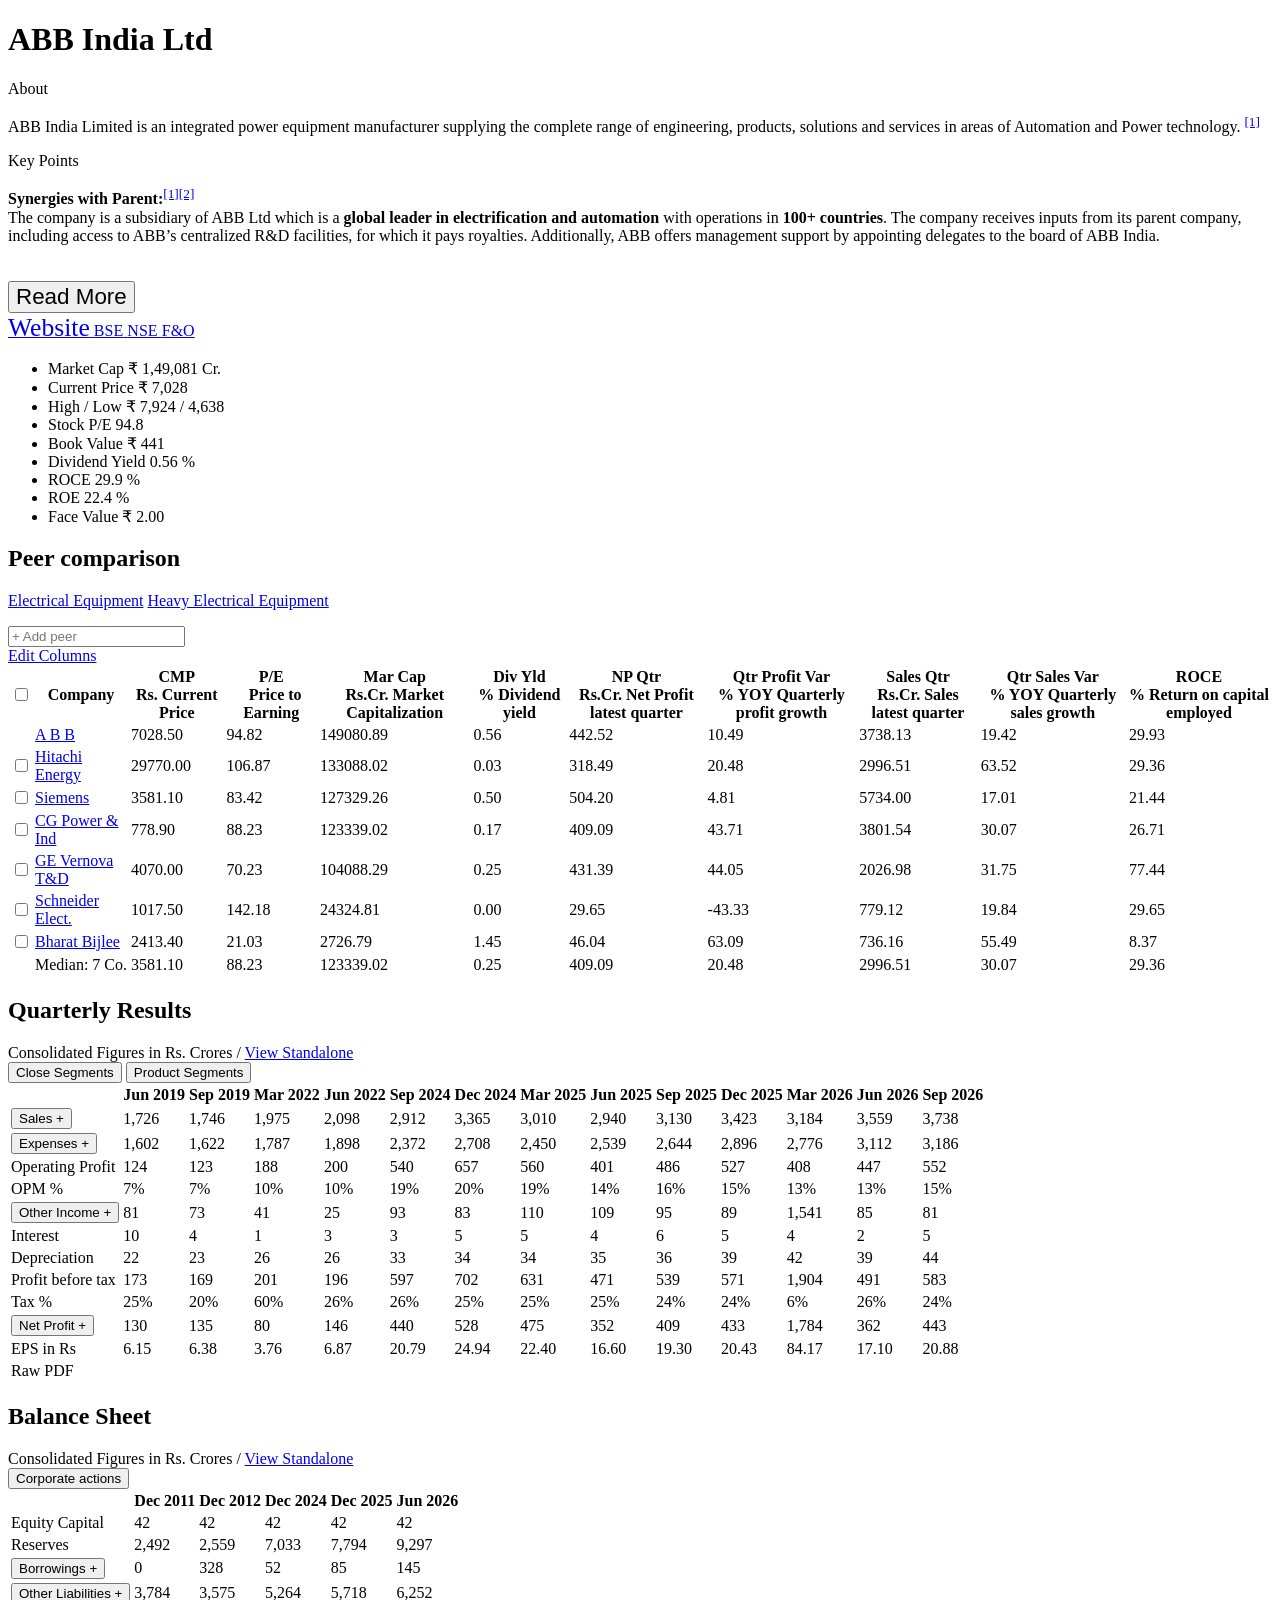
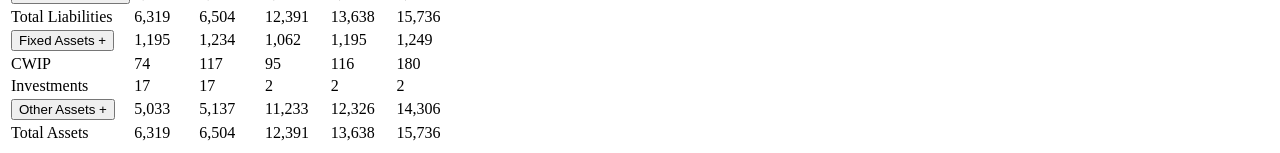
<file: backend/tests/fixtures/ABB.html>
<!doctype html><html><head><meta charset="utf-8">
<link href="https://www.screener.in/company/ABB/" rel="canonical"/>
</head><body>
<h1>ABB India Ltd</h1>
<div class="company-profile">
<div class="flex flex-column" style="flex: 1 1;">
<div class="title">About</div>
<div class="sub show-more-box about" style="flex-basis: 100px"><p>ABB India Limited is an integrated power equipment manufacturer supplying the complete range of engineering, products, solutions and services in areas of Automation and Power technology. <sup><a href="https://www.bseindia.com/bseplus/AnnualReport/500002/68385500002.pdf#page=116" rel="noopener noreferrer" target="_blank">[1]</a></sup></p></div>
<div class="title">Key Points</div>
<div class="sub commentary always-show-more-box">
<p><strong>Synergies with Parent:</strong><sup><a href="https://global.abb/group/en/about/history" rel="noopener noreferrer" target="_blank">[1]</a></sup><sup><a href="https://www.crisil.com/mnt/winshare/Ratings/RatingList/RatingDocs/ABBIndiaLimited_December%2022_%202025_RR_385051.html" rel="noopener noreferrer" target="_blank">[2]</a></sup> <br/>
The company is a subsidiary of ABB Ltd which is a <strong>global leader in electrification and automation</strong> with operations in <strong>100+ countries</strong>. The company receives inputs from its parent company, including access to ABB’s centralized R&amp;D facilities, for which it pays royalties. Additionally, ABB offers management support by appointing delegates to the board of ABB India. </p>
<div class="show-more-button" style="height: 20px"></div>
</div>
<button class="a upper font-weight-500 letter-spacing plausible-event-name=Key+Insight plausible-event-user=unregistered" data-is-right-modal="true" data-title="ABB India Ltd" data-url="/wiki/company/27/commentary/v2/" onclick="Modal.openInModal(event)" style="font-size: 1.4rem" type="button">
              Read More <i class="icon-right"></i>
</button>
</div>
<div class="hide-from-tablet-landscape margin-top-20 flex-row flex-align-center gap-12-22 nowrap" style="font-weight: 500">
<a href="http://www.abb.co.in" rel="noopener noreferrer" target="_blank">
<i class="icon-link"></i>
<span style="font-size: 1.6rem;">Website</span>
</a>
<a href="https://www.bseindia.com/stock-share-price/abb-india-ltd/ABB/500002/" rel="noopener noreferrer" target="_blank">
<i class="icon-link-ext"></i>
<span class="ink-700 upper" style="letter-spacing: 0.05px;">BSE</span>
</a>
<a href="https://www.nseindia.com/get-quotes/equity?symbol=ABB" rel="noopener noreferrer" target="_blank">
<i class="icon-link-ext"></i>
<span class="ink-700 upper" style="letter-spacing: 0.05px;">
                NSE
                
              </span>
</a>
<a href="https://www.nseindia.com/get-quotes/derivatives?symbol=ABB" rel="noopener noreferrer" target="_blank">
<i class="icon-link-ext"></i>
<span class="ink-700 upper">F&amp;O</span>
</a>
</div>
</div>
<ul id="top-ratios">
<li class="flex flex-space-between" data-source="default">
<span class="name">
      
        Market Cap
      
    </span>
<span class="nowrap value">
        ₹
        <span class="number">1,49,081</span>
        
          Cr.
        
      </span>
</li>
<li class="flex flex-space-between" data-source="default">
<span class="name">
      
        Current Price
      
    </span>
<span class="nowrap value">
        ₹
        <span class="number">7,028</span>
</span>
</li>
<li class="flex flex-space-between" data-source="default">
<span class="name">
      
        High / Low
      
    </span>
<span class="nowrap value">₹ <span class="number">7,924</span> / <span class="number">4,638</span></span>
</li>
<li class="flex flex-space-between" data-source="default">
<span class="name">
      
        Stock P/E
      
    </span>
<span class="nowrap value">
<span class="number">94.8</span>
</span>
</li>
<li class="flex flex-space-between" data-source="default">
<span class="name">
      
        Book Value
      
    </span>
<span class="nowrap value">
        ₹
        <span class="number">441</span>
</span>
</li>
<li class="flex flex-space-between" data-source="default">
<span class="name">
      
        Dividend Yield
      
    </span>
<span class="nowrap value">
<span class="number">0.56</span>
        
          %
        
      </span>
</li>
<li class="flex flex-space-between" data-source="default">
<span class="name">
      
        ROCE
      
    </span>
<span class="nowrap value">
<span class="number">29.9</span>
        
          %
        
      </span>
</li>
<li class="flex flex-space-between" data-source="default">
<span class="name">
      
        ROE
      
    </span>
<span class="nowrap value">
<span class="number">22.4</span>
        
          %
        
      </span>
</li>
<li class="flex flex-space-between" data-source="default">
<span class="name">
      
        Face Value
      
    </span>
<span class="nowrap value">
        ₹
        <span class="number">2.00</span>
</span>
</li>
</ul>
<section class="card card-large" id="peers">
<h2>Peer comparison</h2>
<p class="sub margin-0">
<a href="/market/IN07/IN0702/IN070203/" target="_blank" title="Broad Industry">Electrical Equipment</a>
<i class="icon-right ink-600"></i>
<a href="/market/IN07/IN0702/IN070203/IN070203001/" target="_blank" title="Industry">Heavy Electrical Equipment</a>
</p>
<div class="row-hover-tooltips" id="peers-table-placeholder">
<div class="flex flex-wrap flex-align-center gap-8 margin-top-16">
<div class="flex flex-wrap flex-align-center gap-12 font-size-14">
<div class="dropdown-typeahead">
<input aria-label="Add peer" class="small" id="search-peer-comparison" placeholder="+ Add peer" type="text"/>
</div>
<div data-peer-selection="" hidden="">
<div class="flex flex-align-center gap-12">
<a class="ink-600 hover-link" data-remove-peers="" href="#"><i class="icon-trash"></i>Remove</a>
<span class="vertical-separator"></span>
<a class="font-weight-500" data-peers-comparison="" href="#">Detailed comparison <i class="icon-right"></i></a>
<span class="ink-600" data-compare-limit="" hidden="">Select up to 7 peers to compare</span>
</div>
</div>
</div>
<div class="toolbar-end flex flex-align-center gap-12 font-size-14">
<a class="button button-small button-secondary plausible-event-name=Edit+Columns plausible-event-user=unregistered" href="/user/columns/?next=/company/ABB/consolidated/#peers">
<i class="icon-cog"></i>
      Edit Columns
    </a>
</div>
</div>
<div data-messages=""></div>
<div class="flex-row flex-gap-8 flex-space-between flex-align-center">
<div class="flex flex-gap-8 flex-end">

</div>
</div>
<div class="responsive-holder fill-card-width no-scroll-right" data-page-results="">
<table class="data-table text-nowrap striped mark-visited highlight-on-hover nowrap">
<tbody>
<tr>
<th class="text" scope="colgroup">
<input aria-label="Select all" data-select-all="" type="checkbox"/>
</th>
<th class="text" scope="colgroup">
                
                  Company
                
              </th>
<th scope="colgroup">
<span class="">
<span class="has-tooltip">
<span class="underline-link">CMP</span>
<br/>
<span class="ink-600">Rs.</span>
<span class="tooltip bg-base position-area-top-center">Current Price</span>
</span>
</span>
</th>
<th scope="colgroup">
<span class="">
<span class="has-tooltip">
<span class="underline-link">P/E</span>
<br/>
<span class="ink-600"> </span>
<span class="tooltip bg-base position-area-top-center">Price to Earning</span>
</span>
</span>
</th>
<th scope="colgroup">
<span class="desc">
<span class="has-tooltip">
<span class="underline-link">Mar Cap</span>
<br/>
<span class="ink-600">Rs.Cr.</span>
<span class="tooltip bg-base position-area-top-center">Market Capitalization</span>
</span>
</span>
</th>
<th scope="colgroup">
<span class="">
<span class="has-tooltip">
<span class="underline-link">Div Yld</span>
<br/>
<span class="ink-600">%</span>
<span class="tooltip bg-base position-area-top-center">Dividend yield</span>
</span>
</span>
</th>
<th scope="colgroup">
<span class="">
<span class="has-tooltip">
<span class="underline-link">NP Qtr</span>
<br/>
<span class="ink-600">Rs.Cr.</span>
<span class="tooltip bg-base position-area-top-center">Net Profit latest quarter</span>
</span>
</span>
</th>
<th scope="colgroup">
<span class="">
<span class="has-tooltip">
<span class="underline-link">Qtr Profit Var</span>
<br/>
<span class="ink-600">%</span>
<span class="tooltip bg-base position-area-top-center">YOY Quarterly profit growth</span>
</span>
</span>
</th>
<th scope="colgroup">
<span class="">
<span class="has-tooltip">
<span class="underline-link">Sales Qtr</span>
<br/>
<span class="ink-600">Rs.Cr.</span>
<span class="tooltip bg-base position-area-top-center">Sales latest quarter</span>
</span>
</span>
</th>
<th scope="colgroup">
<span class="">
<span class="has-tooltip">
<span class="underline-link">Qtr Sales Var</span>
<br/>
<span class="ink-600">%</span>
<span class="tooltip bg-base position-area-top-center">YOY Quarterly sales growth</span>
</span>
</span>
</th>
<th scope="colgroup">
<span class="">
<span class="has-tooltip">
<span class="underline-link">ROCE</span>
<br/>
<span class="ink-600">%</span>
<span class="tooltip bg-base position-area-top-center">Return on capital employed</span>
</span>
</span>
</th>
</tr>
<tr data-row-company-id="27">
<td class="text">
</td>
<td class="text">
<a href="/company/ABB/consolidated/" target="_blank">A B B</a>
</td>
<td>7028.50</td><td>94.82</td><td>149080.89</td><td>0.56</td><td>442.52</td><td>10.49</td><td>3738.13</td><td>19.42</td><td>29.93</td>
</tr>
<tr data-row-company-id="1274744">
<td class="text">
<input aria-label="Select Hitachi Energy" data-select-row="" type="checkbox"/>
</td>
<td class="text">
<a href="/company/POWERINDIA/" target="_blank">Hitachi Energy</a>
</td>
<td>29770.00</td><td>106.87</td><td>133088.02</td><td>0.03</td><td>318.49</td><td>20.48</td><td>2996.51</td><td>63.52</td><td>29.36</td>
</tr>
<tr data-row-company-id="3061">
<td class="text">
<input aria-label="Select Siemens" data-select-row="" type="checkbox"/>
</td>
<td class="text">
<a href="/company/SIEMENS/consolidated/" target="_blank">Siemens</a>
</td>
<td>3581.10</td><td>83.42</td><td>127329.26</td><td>0.50</td><td>504.20</td><td>4.81</td><td>5734.00</td><td>17.01</td><td>21.44</td>
</tr>
<tr data-row-company-id="739">
<td class="text">
<input aria-label="Select CG Power &amp; Ind" data-select-row="" type="checkbox"/>
</td>
<td class="text">
<a href="/company/CGPOWER/consolidated/" target="_blank">CG Power &amp; Ind</a>
</td>
<td>778.90</td><td>88.23</td><td>123339.02</td><td>0.17</td><td>409.09</td><td>43.71</td><td>3801.54</td><td>30.07</td><td>26.71</td>
</tr>
<tr data-row-company-id="150">
<td class="text">
<input aria-label="Select GE Vernova T&amp;D" data-select-row="" type="checkbox"/>
</td>
<td class="text">
<a href="/company/GVT&amp;D/" target="_blank">GE Vernova T&amp;D</a>
</td>
<td>4070.00</td><td>70.23</td><td>104088.29</td><td>0.25</td><td>431.39</td><td>44.05</td><td>2026.98</td><td>31.75</td><td>77.44</td>
</tr>
<tr data-row-company-id="2923">
<td class="text">
<input aria-label="Select Schneider Elect." data-select-row="" type="checkbox"/>
</td>
<td class="text">
<a href="/company/SCHNEIDER/" target="_blank">Schneider Elect.</a>
</td>
<td>1017.50</td><td>142.18</td><td>24324.81</td><td>0.00</td><td>29.65</td><td>-43.33</td><td>779.12</td><td>19.84</td><td>29.65</td>
</tr>
<tr class="row-group-start" data-row-company-id="455">
<td class="text">
<input aria-label="Select Bharat Bijlee" data-select-row="" type="checkbox"/>
</td>
<td class="text">
<a href="/company/BBL/" target="_blank">Bharat Bijlee</a>
</td>
<td>2413.40</td><td>21.03</td><td>2726.79</td><td>1.45</td><td>46.04</td><td>63.09</td><td>736.16</td><td>55.49</td><td>8.37</td>
</tr>
</tbody>
<tfoot>
<tr>
<td></td>
<td class="text">Median: 7 Co.</td>
<td>
                  
                  
                    3581.10
                  
                </td>
<td>
                  
                  
                    88.23
                  
                </td>
<td>
                  
                  
                    123339.02
                  
                </td>
<td>
                  
                  
                    0.25
                  
                </td>
<td>
                  
                  
                    409.09
                  
                </td>
<td>
                  
                  
                    20.48
                  
                </td>
<td>
                  
                  
                    2996.51
                  
                </td>
<td>
                  
                  
                    30.07
                  
                </td>
<td>
                  
                  
                    29.36
                  
                </td>
</tr>
</tfoot>
</table>
</div>
</div>
</section>
<section class="card card-large" id="quarters">
<div class="flex-row flex-space-between gap-16">
<div>
<h2>Quarterly Results</h2>
<p class="sub" style="margin: 0;">
    
      Consolidated
      Figures in Rs. Crores
      /
      <a class="strong" href="/company/ABB/#quarters">View Standalone</a>
</p>
</div>
<div class="flex flex-wrap gap-8 flex-align-center" style="justify-content: flex-end">
<button class="button-small hidden" data-segment-button-close="" onclick="Segment.closeSegments('quarters')">
<i class="icon-cancel"></i>
    Close Segments
  </button>
<button class="button-small button-secondary plausible-event-name=Segment+Results plausible-event-user=unregistered" data-segment-button="1" onclick="Segment.showSegment('quarters', '1')">
<i class="icon-chart-pie"></i>
      Product Segments
    </button>
</div>
</div>
<div class="responsive-holder hidden" data-segment-table=""></div>
<div class="responsive-holder fill-card-width" data-result-table="">
<table class="data-table responsive-text-nowrap">
<thead>
<tr>
<th class="text"></th>
<th class="" data-date-key="2019-06-30">
            Jun 2019
            
            
            
          </th>
<th class="highlight-cell" data-date-key="2019-09-30">
            Sep 2019
            
            
            
          </th>
<th class="" data-date-key="2022-03-31">
            Mar 2022
            
            
            
          </th>
<th class="" data-date-key="2022-06-30">
            Jun 2022
            
            
            
          </th>
<th class="highlight-cell" data-date-key="2024-09-30">
            Sep 2024
            
            
            
          </th>
<th class="" data-date-key="2024-12-31">
            Dec 2024
            
            
            
          </th>
<th class="" data-date-key="2025-03-31">
            Mar 2025
            
            
            
          </th>
<th class="" data-date-key="2025-06-30">
            Jun 2025
            
            
            
          </th>
<th class="highlight-cell" data-date-key="2025-09-30">
            Sep 2025
            
            
            
          </th>
<th class="" data-date-key="2025-12-31">
            Dec 2025
            
            
            
          </th>
<th class="" data-date-key="2026-03-31">
            Mar 2026
            
            
            
          </th>
<th class="" data-date-key="2026-06-30">
            Jun 2026
            
            
            
          </th>
<th class="highlight-cell" data-date-key="2026-09-30">
            Sep 2026
            
            
            
          </th>
</tr>
</thead>
<tbody>
<tr class="stripe">
<td class="text">
<button aria-expanded="false" class="button-plain" data-sales-growth-toggle="" onclick="Company.toggleSalesGrowth()">
                    Sales <span class="blue-icon">+</span>
</button>
</td>
<td class="">
                  
                    1,726
                  
                </td>
<td class="highlight-cell">
                  
                    1,746
                  
                </td>
<td class="">
                  
                    1,975
                  
                </td>
<td class="">
                  
                    2,098
                  
                </td>
<td class="highlight-cell">
                  
                    2,912
                  
                </td>
<td class="">
                  
                    3,365
                  
                </td>
<td class="">
                  
                    3,010
                  
                </td>
<td class="">
                  
                    2,940
                  
                </td>
<td class="highlight-cell">
                  
                    3,130
                  
                </td>
<td class="">
                  
                    3,423
                  
                </td>
<td class="">
                  
                    3,184
                  
                </td>
<td class="">
                  
                    3,559
                  
                </td>
<td class="highlight-cell">
                  
                    3,738
                  
                </td>
</tr>
<tr class="stripe compact font-size-13" data-sales-growth="" hidden="">
<td class="text ink-600">YoY Sales growth</td>
<td class="font-weight-500">
</td>
<td class="highlight-cell font-weight-500">
</td>
<td class="font-weight-500">
</td>
<td class="font-weight-500">
</td>
<td class="highlight-cell font-weight-500">
</td>
<td class="font-weight-500">
</td>
<td class="font-weight-500">
</td>
<td class="font-weight-500">
</td>
<td class="highlight-cell font-weight-500 up">
                      +7%
                    </td>
<td class="font-weight-500 up">
                      +2%
                    </td>
<td class="font-weight-500 up">
                      +6%
                    </td>
<td class="font-weight-500 up">
                      +21%
                    </td>
<td class="highlight-cell font-weight-500 up">
                      +19%
                    </td>
</tr>
<tr class="">
<td class="text">
<button class="button-plain" onclick="Company.showSchedule('Expenses', 'quarters', this)">
                    Expenses <span class="blue-icon">+</span>
</button>
</td>
<td class="">
                  
                    1,602
                  
                </td>
<td class="highlight-cell">
                  
                    1,622
                  
                </td>
<td class="">
                  
                    1,787
                  
                </td>
<td class="">
                  
                    1,898
                  
                </td>
<td class="highlight-cell">
                  
                    2,372
                  
                </td>
<td class="">
                  
                    2,708
                  
                </td>
<td class="">
                  
                    2,450
                  
                </td>
<td class="">
                  
                    2,539
                  
                </td>
<td class="highlight-cell">
                  
                    2,644
                  
                </td>
<td class="">
                  
                    2,896
                  
                </td>
<td class="">
                  
                    2,776
                  
                </td>
<td class="">
                  
                    3,112
                  
                </td>
<td class="highlight-cell">
                  
                    3,186
                  
                </td>
</tr>
<tr class="stripe strong">
<td class="text">
                
                  Operating Profit
                
                
                  
                
              </td>
<td class="">
                  
                    124
                  
                </td>
<td class="highlight-cell">
                  
                    123
                  
                </td>
<td class="">
                  
                    188
                  
                </td>
<td class="">
                  
                    200
                  
                </td>
<td class="highlight-cell">
                  
                    540
                  
                </td>
<td class="">
                  
                    657
                  
                </td>
<td class="">
                  
                    560
                  
                </td>
<td class="">
                  
                    401
                  
                </td>
<td class="highlight-cell">
                  
                    486
                  
                </td>
<td class="">
                  
                    527
                  
                </td>
<td class="">
                  
                    408
                  
                </td>
<td class="">
                  
                    447
                  
                </td>
<td class="highlight-cell">
                  
                    552
                  
                </td>
</tr>
<tr class="">
<td class="text">
                
                  OPM %
                
                
                  
                
              </td>
<td class="">
                  
                    7%
                  
                </td>
<td class="highlight-cell">
                  
                    7%
                  
                </td>
<td class="">
                  
                    10%
                  
                </td>
<td class="">
                  
                    10%
                  
                </td>
<td class="highlight-cell">
                  
                    19%
                  
                </td>
<td class="">
                  
                    20%
                  
                </td>
<td class="">
                  
                    19%
                  
                </td>
<td class="">
                  
                    14%
                  
                </td>
<td class="highlight-cell">
                  
                    16%
                  
                </td>
<td class="">
                  
                    15%
                  
                </td>
<td class="">
                  
                    13%
                  
                </td>
<td class="">
                  
                    13%
                  
                </td>
<td class="highlight-cell">
                  
                    15%
                  
                </td>
</tr>
<tr class="stripe">
<td class="text">
<button class="button-plain" onclick="Company.showSchedule('Other Income', 'quarters', this)">
                    Other Income <span class="blue-icon">+</span>
</button>
</td>
<td class="">
                  
                    81
                  
                </td>
<td class="highlight-cell">
                  
                    73
                  
                </td>
<td class="">
                  
                    41
                  
                </td>
<td class="">
                  
                    25
                  
                </td>
<td class="highlight-cell">
                  
                    93
                  
                </td>
<td class="">
                  
                    83
                  
                </td>
<td class="">
                  
                    110
                  
                </td>
<td class="">
                  
                    109
                  
                </td>
<td class="highlight-cell">
                  
                    95
                  
                </td>
<td class="">
                  
                    89
                  
                </td>
<td class="">
                  
                    1,541
                  
                </td>
<td class="">
                  
                    85
                  
                </td>
<td class="highlight-cell">
                  
                    81
                  
                </td>
</tr>
<tr class="">
<td class="text">
                
                  Interest
                
                
                  
                
              </td>
<td class="">
                  
                    10
                  
                </td>
<td class="highlight-cell">
                  
                    4
                  
                </td>
<td class="">
                  
                    1
                  
                </td>
<td class="">
                  
                    3
                  
                </td>
<td class="highlight-cell">
                  
                    3
                  
                </td>
<td class="">
                  
                    5
                  
                </td>
<td class="">
                  
                    5
                  
                </td>
<td class="">
                  
                    4
                  
                </td>
<td class="highlight-cell">
                  
                    6
                  
                </td>
<td class="">
                  
                    5
                  
                </td>
<td class="">
                  
                    4
                  
                </td>
<td class="">
                  
                    2
                  
                </td>
<td class="highlight-cell">
                  
                    5
                  
                </td>
</tr>
<tr class="stripe">
<td class="text">
                
                  Depreciation
                
                
                  
                
              </td>
<td class="">
                  
                    22
                  
                </td>
<td class="highlight-cell">
                  
                    23
                  
                </td>
<td class="">
                  
                    26
                  
                </td>
<td class="">
                  
                    26
                  
                </td>
<td class="highlight-cell">
                  
                    33
                  
                </td>
<td class="">
                  
                    34
                  
                </td>
<td class="">
                  
                    34
                  
                </td>
<td class="">
                  
                    35
                  
                </td>
<td class="highlight-cell">
                  
                    36
                  
                </td>
<td class="">
                  
                    39
                  
                </td>
<td class="">
                  
                    42
                  
                </td>
<td class="">
                  
                    39
                  
                </td>
<td class="highlight-cell">
                  
                    44
                  
                </td>
</tr>
<tr class="strong">
<td class="text">
                
                  Profit before tax
                
                
                  
                
              </td>
<td class="">
                  
                    173
                  
                </td>
<td class="highlight-cell">
                  
                    169
                  
                </td>
<td class="">
                  
                    201
                  
                </td>
<td class="">
                  
                    196
                  
                </td>
<td class="highlight-cell">
                  
                    597
                  
                </td>
<td class="">
                  
                    702
                  
                </td>
<td class="">
                  
                    631
                  
                </td>
<td class="">
                  
                    471
                  
                </td>
<td class="highlight-cell">
                  
                    539
                  
                </td>
<td class="">
                  
                    571
                  
                </td>
<td class="">
                  
                    1,904
                  
                </td>
<td class="">
                  
                    491
                  
                </td>
<td class="highlight-cell">
                  
                    583
                  
                </td>
</tr>
<tr class="stripe">
<td class="text">
                
                  Tax %
                
                
                  
                
              </td>
<td class="">
                  
                    25%
                  
                </td>
<td class="highlight-cell">
                  
                    20%
                  
                </td>
<td class="">
                  
                    60%
                  
                </td>
<td class="">
                  
                    26%
                  
                </td>
<td class="highlight-cell">
                  
                    26%
                  
                </td>
<td class="">
                  
                    25%
                  
                </td>
<td class="">
                  
                    25%
                  
                </td>
<td class="">
                  
                    25%
                  
                </td>
<td class="highlight-cell">
                  
                    24%
                  
                </td>
<td class="">
                  
                    24%
                  
                </td>
<td class="">
                  
                    6%
                  
                </td>
<td class="">
                  
                    26%
                  
                </td>
<td class="highlight-cell">
                  
                    24%
                  
                </td>
</tr>
<tr class="strong">
<td class="text">
<button class="button-plain" onclick="Company.showSchedule('Net Profit', 'quarters', this)">
                    Net Profit <span class="blue-icon">+</span>
</button>
</td>
<td class="">
                  
                    130
                  
                </td>
<td class="highlight-cell">
                  
                    135
                  
                </td>
<td class="">
                  
                    80
                  
                </td>
<td class="">
                  
                    146
                  
                </td>
<td class="highlight-cell">
                  
                    440
                  
                </td>
<td class="">
                  
                    528
                  
                </td>
<td class="">
                  
                    475
                  
                </td>
<td class="">
                  
                    352
                  
                </td>
<td class="highlight-cell">
                  
                    409
                  
                </td>
<td class="">
                  
                    433
                  
                </td>
<td class="">
                  
                    1,784
                  
                </td>
<td class="">
                  
                    362
                  
                </td>
<td class="highlight-cell">
                  
                    443
                  
                </td>
</tr>
<tr class="stripe">
<td class="text">
                
                  EPS in Rs
                
                
                  
                
              </td>
<td class="">
                  
                    6.15
                  
                </td>
<td class="highlight-cell">
                  
                    6.38
                  
                </td>
<td class="">
                  
                    3.76
                  
                </td>
<td class="">
                  
                    6.87
                  
                </td>
<td class="highlight-cell">
                  
                    20.79
                  
                </td>
<td class="">
                  
                    24.94
                  
                </td>
<td class="">
                  
                    22.40
                  
                </td>
<td class="">
                  
                    16.60
                  
                </td>
<td class="highlight-cell">
                  
                    19.30
                  
                </td>
<td class="">
                  
                    20.43
                  
                </td>
<td class="">
                  
                    84.17
                  
                </td>
<td class="">
                  
                    17.10
                  
                </td>
<td class="highlight-cell">
                  
                    20.88
                  
                </td>
</tr>
<tr class="font-size-14 ink-600">
<td class="text ink-600">Raw PDF</td>
<td class="hover-link">
<a aria-label="Raw PDF" class="plausible-event-name=Quarterly+PDF plausible-event-user=unregistered" href="/company/source/quarter/27/6/2019/" rel="noopener noreferrer" target="_blank">
<i class="icon-file-pdf ink-600-link"></i>
</a>
</td>
<td class="hover-link highlight-cell">
<a aria-label="Raw PDF" class="plausible-event-name=Quarterly+PDF plausible-event-user=unregistered" href="/company/source/quarter/27/9/2019/" rel="noopener noreferrer" target="_blank">
<i class="icon-file-pdf ink-600-link"></i>
</a>
</td>
<td class="hover-link">
<a aria-label="Raw PDF" class="plausible-event-name=Quarterly+PDF plausible-event-user=unregistered" href="/company/source/quarter/27/3/2022/" rel="noopener noreferrer" target="_blank">
<i class="icon-file-pdf ink-600-link"></i>
</a>
</td>
<td class="hover-link">
<a aria-label="Raw PDF" class="plausible-event-name=Quarterly+PDF plausible-event-user=unregistered" href="/company/source/quarter/27/6/2022/" rel="noopener noreferrer" target="_blank">
<i class="icon-file-pdf ink-600-link"></i>
</a>
</td>
<td class="hover-link highlight-cell">
<a aria-label="Raw PDF" class="plausible-event-name=Quarterly+PDF plausible-event-user=unregistered" href="/company/source/quarter/27/9/2024/" rel="noopener noreferrer" target="_blank">
<i class="icon-file-pdf ink-600-link"></i>
</a>
</td>
<td class="hover-link">
<a aria-label="Raw PDF" class="plausible-event-name=Quarterly+PDF plausible-event-user=unregistered" href="/company/source/quarter/27/12/2024/" rel="noopener noreferrer" target="_blank">
<i class="icon-file-pdf ink-600-link"></i>
</a>
</td>
<td class="hover-link">
<a aria-label="Raw PDF" class="plausible-event-name=Quarterly+PDF plausible-event-user=unregistered" href="/company/source/quarter/27/3/2025/" rel="noopener noreferrer" target="_blank">
<i class="icon-file-pdf ink-600-link"></i>
</a>
</td>
<td class="hover-link">
<a aria-label="Raw PDF" class="plausible-event-name=Quarterly+PDF plausible-event-user=unregistered" href="/company/source/quarter/27/6/2025/" rel="noopener noreferrer" target="_blank">
<i class="icon-file-pdf ink-600-link"></i>
</a>
</td>
<td class="hover-link highlight-cell">
<a aria-label="Raw PDF" class="plausible-event-name=Quarterly+PDF plausible-event-user=unregistered" href="/company/source/quarter/27/9/2025/" rel="noopener noreferrer" target="_blank">
<i class="icon-file-pdf ink-600-link"></i>
</a>
</td>
<td class="hover-link">
<a aria-label="Raw PDF" class="plausible-event-name=Quarterly+PDF plausible-event-user=unregistered" href="/company/source/quarter/27/12/2025/" rel="noopener noreferrer" target="_blank">
<i class="icon-file-pdf ink-600-link"></i>
</a>
</td>
<td class="hover-link">
<a aria-label="Raw PDF" class="plausible-event-name=Quarterly+PDF plausible-event-user=unregistered" href="/company/source/quarter/27/3/2026/" rel="noopener noreferrer" target="_blank">
<i class="icon-file-pdf ink-600-link"></i>
</a>
</td>
<td class="hover-link">
<a aria-label="Raw PDF" class="plausible-event-name=Quarterly+PDF plausible-event-user=unregistered" href="/company/source/quarter/27/6/2026/" rel="noopener noreferrer" target="_blank">
<i class="icon-file-pdf ink-600-link"></i>
</a>
</td>
<td class="hover-link highlight-cell">
<a aria-label="Raw PDF" class="plausible-event-name=Quarterly+PDF plausible-event-user=unregistered" href="/company/source/quarter/27/9/2026/" rel="noopener noreferrer" target="_blank">
<i class="icon-file-pdf ink-600-link"></i>
</a>
</td>
</tr>
</tbody>
</table>
</div>
</section>
<section class="card card-large" id="balance-sheet">
<div class="flex-row flex-space-between gap-16">
<div>
<h2>Balance Sheet</h2>
<p class="sub" style="margin: 0;">
    
      Consolidated
      Figures in Rs. Crores
      /
      <a class="strong" href="/company/ABB/#balance-sheet">View Standalone</a>
</p>
</div>
<div class="flex flex-align-center">
<button class="button-small button-secondary plausible-event-name=Corporate+Actions plausible-event-user=unregistered" data-title="Corporate actions" data-url="/company/actions/27/" onclick="Modal.openInModal(event)" type="button">Corporate actions</button>
</div>
</div>
<div class="responsive-holder fill-card-width" data-result-table="">
<table class="data-table responsive-text-nowrap">
<thead>
<tr>
<th class="text"></th>
<th class="" data-date-key="2011-12-31">
            Dec 2011
            
            
            
          </th>
<th class="" data-date-key="2012-12-31">
            Dec 2012
            
            
            
          </th>
<th class="" data-date-key="2024-12-31">
            Dec 2024
            
            
            
          </th>
<th class="" data-date-key="2025-12-31">
            Dec 2025
            
            
            
          </th>
<th class="" data-date-key="2026-06-30">
            Jun 2026
            
            
            
          </th>
</tr>
</thead>
<tbody>
<tr class="stripe">
<td class="text">
                
                  Equity Capital
                
                
                  
                
              </td>
<td class="">
                  
                    42
                  
                </td>
<td class="">
                  
                    42
                  
                </td>
<td class="">
                  
                    42
                  
                </td>
<td class="">
                  
                    42
                  
                </td>
<td class="">
                  
                    42
                  
                </td>
</tr>
<tr class="">
<td class="text">
                
                  Reserves
                
                
                  
                
              </td>
<td class="">
                  
                    2,492
                  
                </td>
<td class="">
                  
                    2,559
                  
                </td>
<td class="">
                  
                    7,033
                  
                </td>
<td class="">
                  
                    7,794
                  
                </td>
<td class="">
                  
                    9,297
                  
                </td>
</tr>
<tr class="stripe">
<td class="text">
<button class="button-plain" onclick="Company.showSchedule('Borrowings', 'balance-sheet', this)">
                    Borrowings <span class="blue-icon">+</span>
</button>
</td>
<td class="">
                  
                    0
                  
                </td>
<td class="">
                  
                    328
                  
                </td>
<td class="">
                  
                    52
                  
                </td>
<td class="">
                  
                    85
                  
                </td>
<td class="">
                  
                    145
                  
                </td>
</tr>
<tr class="">
<td class="text">
<button class="button-plain" onclick="Company.showSchedule('Other Liabilities', 'balance-sheet', this)">
                    Other Liabilities <span class="blue-icon">+</span>
</button>
</td>
<td class="">
                  
                    3,784
                  
                </td>
<td class="">
                  
                    3,575
                  
                </td>
<td class="">
                  
                    5,264
                  
                </td>
<td class="">
                  
                    5,718
                  
                </td>
<td class="">
                  
                    6,252
                  
                </td>
</tr>
<tr class="stripe strong">
<td class="text">
                
                  Total Liabilities
                
                
                  
                
              </td>
<td class="">
                  
                    6,319
                  
                </td>
<td class="">
                  
                    6,504
                  
                </td>
<td class="">
                  
                    12,391
                  
                </td>
<td class="">
                  
                    13,638
                  
                </td>
<td class="">
                  
                    15,736
                  
                </td>
</tr>
<tr class="">
<td class="text">
<button class="button-plain" onclick="Company.showSchedule('Fixed Assets', 'balance-sheet', this)">
                    Fixed Assets <span class="blue-icon">+</span>
</button>
</td>
<td class="">
                  
                    1,195
                  
                </td>
<td class="">
                  
                    1,234
                  
                </td>
<td class="">
                  
                    1,062
                  
                </td>
<td class="">
                  
                    1,195
                  
                </td>
<td class="">
                  
                    1,249
                  
                </td>
</tr>
<tr class="stripe">
<td class="text">
                
                  CWIP
                
                
                  
                
              </td>
<td class="">
                  
                    74
                  
                </td>
<td class="">
                  
                    117
                  
                </td>
<td class="">
                  
                    95
                  
                </td>
<td class="">
                  
                    116
                  
                </td>
<td class="">
                  
                    180
                  
                </td>
</tr>
<tr class="">
<td class="text">
                
                  Investments
                
                
                  
                
              </td>
<td class="">
                  
                    17
                  
                </td>
<td class="">
                  
                    17
                  
                </td>
<td class="">
                  
                    2
                  
                </td>
<td class="">
                  
                    2
                  
                </td>
<td class="">
                  
                    2
                  
                </td>
</tr>
<tr class="stripe">
<td class="text">
<button class="button-plain" onclick="Company.showSchedule('Other Assets', 'balance-sheet', this)">
                    Other Assets <span class="blue-icon">+</span>
</button>
</td>
<td class="">
                  
                    5,033
                  
                </td>
<td class="">
                  
                    5,137
                  
                </td>
<td class="">
                  
                    11,233
                  
                </td>
<td class="">
                  
                    12,326
                  
                </td>
<td class="">
                  
                    14,306
                  
                </td>
</tr>
<tr class="strong">
<td class="text">
                
                  Total Assets
                
                
                  
                
              </td>
<td class="">
                  
                    6,319
                  
                </td>
<td class="">
                  
                    6,504
                  
                </td>
<td class="">
                  
                    12,391
                  
                </td>
<td class="">
                  
                    13,638
                  
                </td>
<td class="">
                  
                    15,736
                  
                </td>
</tr>
</tbody>
</table>
</div>
</section>
</body></html>
</file>
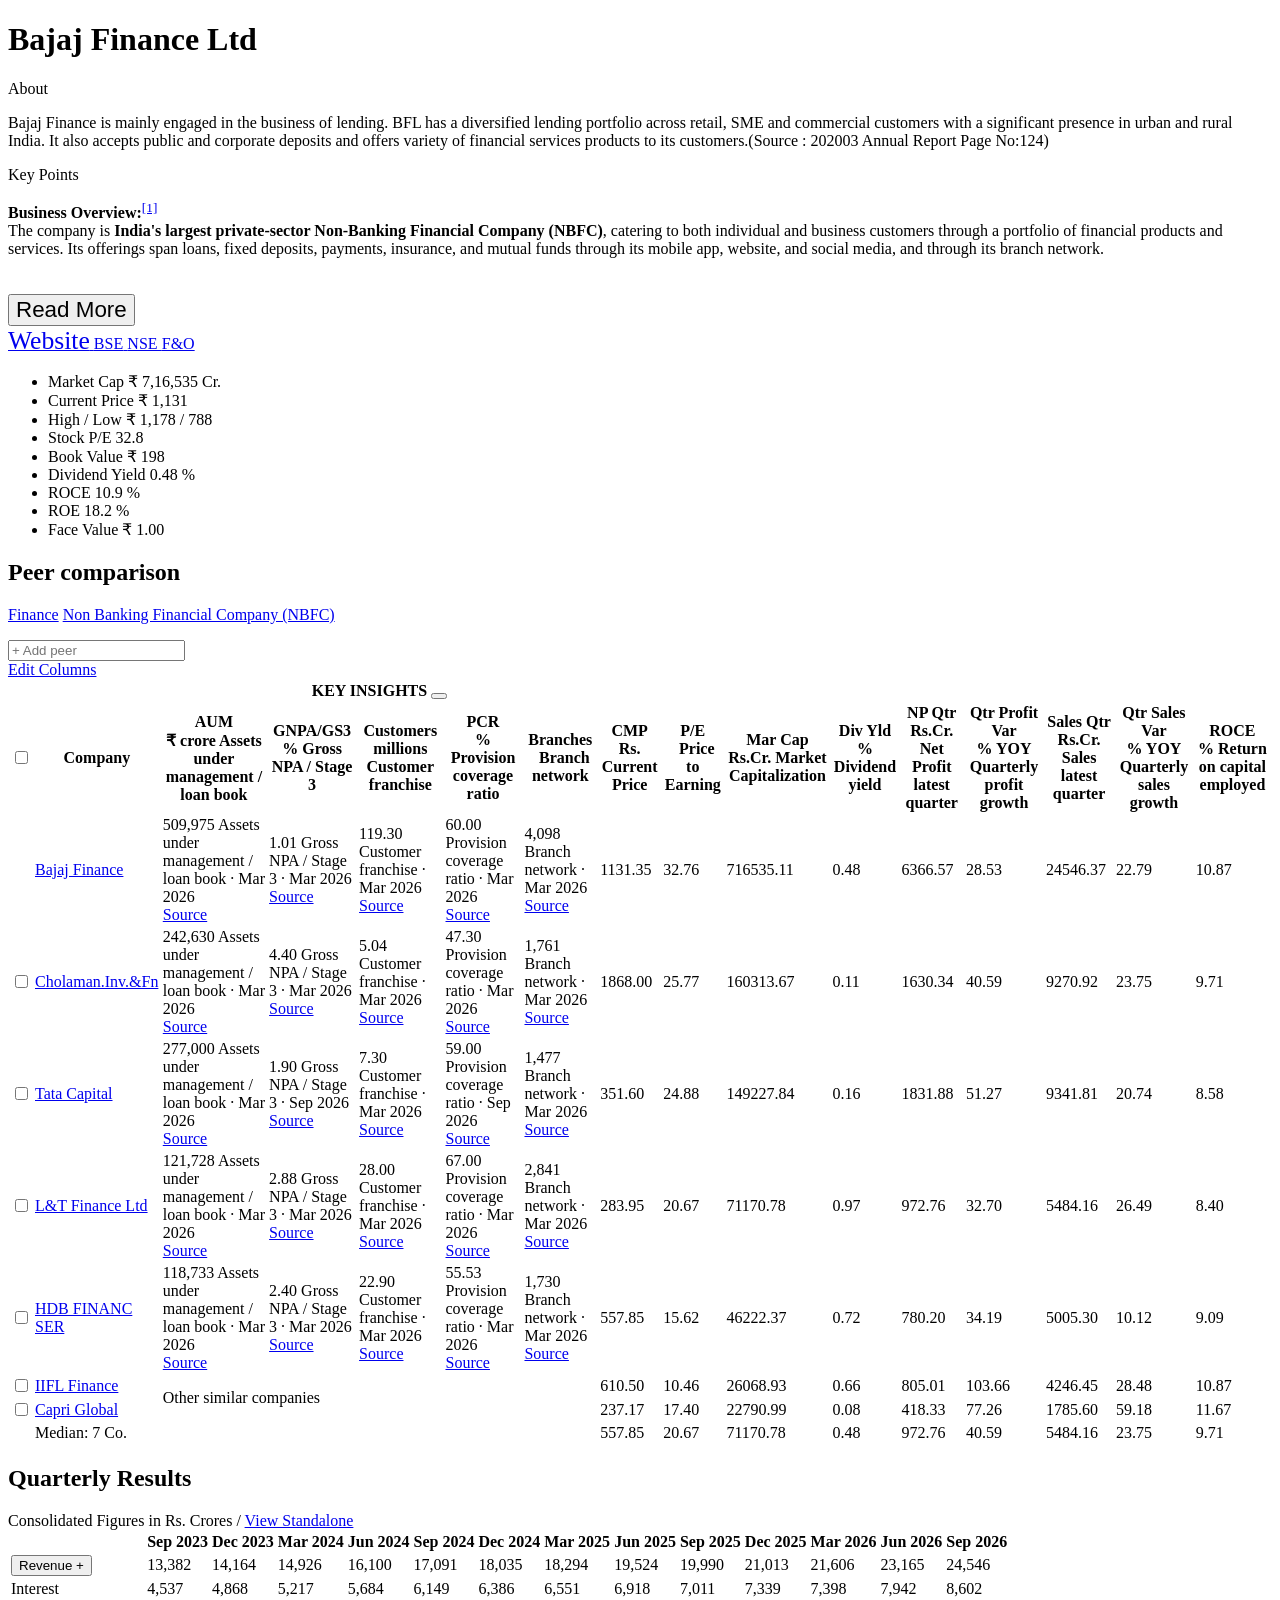
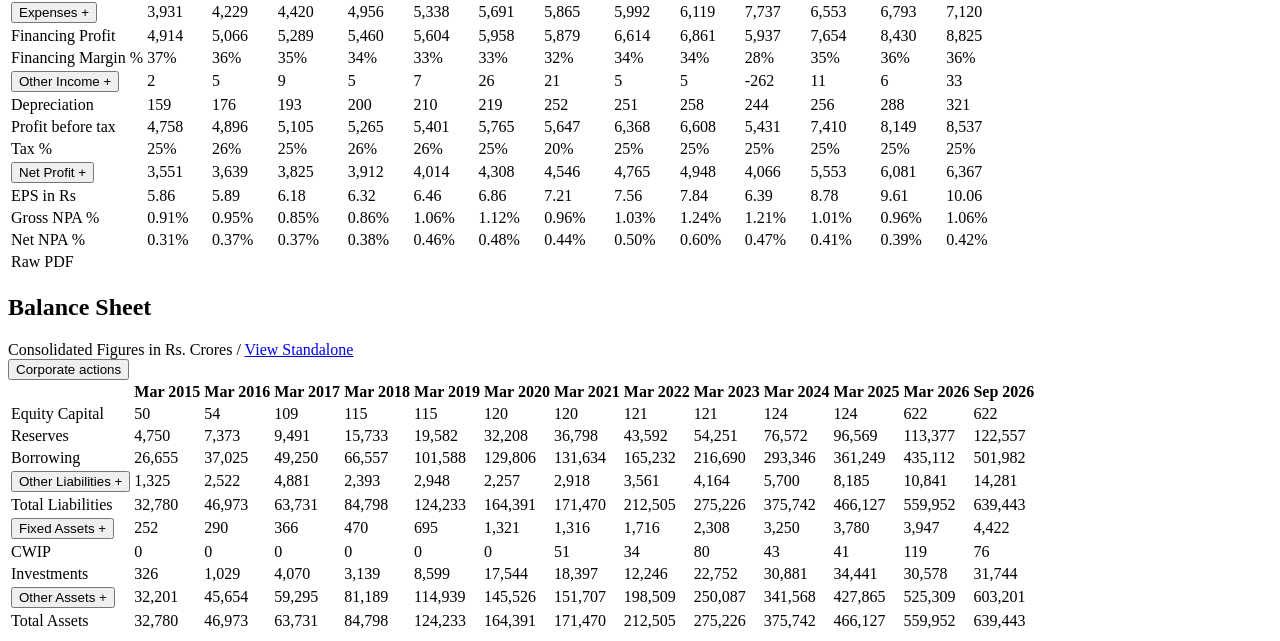
<file: backend/tests/fixtures/BAJFINANCE.html>
<!doctype html><html><head><meta charset="utf-8">
<link href="https://www.screener.in/company/BAJFINANCE/consolidated/" rel="canonical"/>
</head><body>
<h1>Bajaj Finance Ltd</h1>
<div class="company-profile">
<div class="flex flex-column" style="flex: 1 1;">
<div class="title">About</div>
<div class="sub show-more-box about" style="flex-basis: 100px"><p>Bajaj Finance is mainly engaged in the business of lending. BFL has a diversified lending portfolio across retail, SME and commercial customers with a significant presence in urban and rural India. It also accepts public and corporate deposits and offers variety of financial services products to its customers.(Source : 202003 Annual Report Page No:124)</p></div>
<div class="title">Key Points</div>
<div class="sub commentary always-show-more-box">
<p><strong>Business Overview:</strong><sup><a href="https://www.bseindia.com/xml-data/corpfiling/AttachHis/0670e08f-bc55-4155-9cbe-89e4637b3b05.pdf#page=32" rel="noopener noreferrer" target="_blank">[1]</a></sup> <br/>
The company is <strong>India's largest private-sector Non-Banking Financial Company (NBFC)</strong>, catering to both individual and business customers through a portfolio of financial products and services. Its offerings span loans, fixed deposits, payments, insurance, and mutual funds through its mobile app, website, and social media, and through its branch network. </p>
<div class="show-more-button" style="height: 20px"></div>
</div>
<button class="a upper font-weight-500 letter-spacing plausible-event-name=Key+Insight plausible-event-user=unregistered" data-is-right-modal="true" data-title="Bajaj Finance Ltd" data-url="/wiki/company/372/commentary/v2/" onclick="Modal.openInModal(event)" style="font-size: 1.4rem" type="button">
              Read More <i class="icon-right"></i>
</button>
</div>
<div class="hide-from-tablet-landscape margin-top-20 flex-row flex-align-center gap-12-22 nowrap" style="font-weight: 500">
<a href="http://www.bajajfinserv.in/finance" rel="noopener noreferrer" target="_blank">
<i class="icon-link"></i>
<span style="font-size: 1.6rem;">Website</span>
</a>
<a href="https://www.bseindia.com/stock-share-price/bajaj-finance-ltd/BAJFINANCE/500034/" rel="noopener noreferrer" target="_blank">
<i class="icon-link-ext"></i>
<span class="ink-700 upper" style="letter-spacing: 0.05px;">BSE</span>
</a>
<a href="https://www.nseindia.com/get-quotes/equity?symbol=BAJFINANCE" rel="noopener noreferrer" target="_blank">
<i class="icon-link-ext"></i>
<span class="ink-700 upper" style="letter-spacing: 0.05px;">
                NSE
                
              </span>
</a>
<a href="https://www.nseindia.com/get-quotes/derivatives?symbol=BAJFINANCE" rel="noopener noreferrer" target="_blank">
<i class="icon-link-ext"></i>
<span class="ink-700 upper">F&amp;O</span>
</a>
</div>
</div>
<ul id="top-ratios">
<li class="flex flex-space-between" data-source="default">
<span class="name">
      
        Market Cap
      
    </span>
<span class="nowrap value">
        ₹
        <span class="number">7,16,535</span>
        
          Cr.
        
      </span>
</li>
<li class="flex flex-space-between" data-source="default">
<span class="name">
      
        Current Price
      
    </span>
<span class="nowrap value">
        ₹
        <span class="number">1,131</span>
</span>
</li>
<li class="flex flex-space-between" data-source="default">
<span class="name">
      
        High / Low
      
    </span>
<span class="nowrap value">₹ <span class="number">1,178</span> / <span class="number">788</span></span>
</li>
<li class="flex flex-space-between" data-source="default">
<span class="name">
      
        Stock P/E
      
    </span>
<span class="nowrap value">
<span class="number">32.8</span>
</span>
</li>
<li class="flex flex-space-between" data-source="default">
<span class="name">
      
        Book Value
      
    </span>
<span class="nowrap value">
        ₹
        <span class="number">198</span>
</span>
</li>
<li class="flex flex-space-between" data-source="default">
<span class="name">
      
        Dividend Yield
      
    </span>
<span class="nowrap value">
<span class="number">0.48</span>
        
          %
        
      </span>
</li>
<li class="flex flex-space-between" data-source="default">
<span class="name">
      
        ROCE
      
    </span>
<span class="nowrap value">
<span class="number">10.9</span>
        
          %
        
      </span>
</li>
<li class="flex flex-space-between" data-source="default">
<span class="name">
      
        ROE
      
    </span>
<span class="nowrap value">
<span class="number">18.2</span>
        
          %
        
      </span>
</li>
<li class="flex flex-space-between" data-source="default">
<span class="name">
      
        Face Value
      
    </span>
<span class="nowrap value">
        ₹
        <span class="number">1.00</span>
</span>
</li>
</ul>
<section class="card card-large" id="peers">
<h2>Peer comparison</h2>
<p class="sub margin-0">
<a href="/market/IN05/IN0501/IN050101/" target="_blank" title="Broad Industry">Finance</a>
<i class="icon-right ink-600"></i>
<a href="/market/IN05/IN0501/IN050101/IN050101004/" target="_blank" title="Industry">Non Banking Financial Company (NBFC)</a>
</p>
<div class="row-hover-tooltips" id="peers-table-placeholder">
<div class="flex flex-wrap flex-align-center gap-8 margin-top-16">
<div class="flex flex-wrap flex-align-center gap-12 font-size-14">
<div class="dropdown-typeahead">
<input aria-label="Add peer" class="small" id="search-peer-comparison" placeholder="+ Add peer" type="text"/>
</div>
<div data-peer-selection="" hidden="">
<div class="flex flex-align-center gap-12">
<a class="ink-600 hover-link" data-remove-peers="" href="#"><i class="icon-trash"></i>Remove</a>
<span class="vertical-separator"></span>
<a class="font-weight-500" data-peers-comparison="" href="#">Detailed comparison <i class="icon-right"></i></a>
<span class="ink-600" data-compare-limit="" hidden="">Select up to 7 peers to compare</span>
</div>
</div>
</div>
<div class="toolbar-end flex flex-align-center gap-12 font-size-14">
<button class="button-plain sub font-weight-500 nowrap" data-show-column-group="key-insights" hidden="" onclick="Utils.toggleColumnGroup('key-insights')">
<i class="icon-eye"></i> View Key Insights
    </button>
<a class="button button-small button-secondary plausible-event-name=Edit+Columns plausible-event-user=unregistered" href="/user/columns/?next=/company/BAJFINANCE/consolidated/#peers">
<i class="icon-cog"></i>
      Edit Columns
    </a>
</div>
</div>
<div data-messages=""></div>
<div class="flex-row flex-gap-8 flex-space-between flex-align-center">
<div class="flex flex-gap-8 flex-end">

</div>
</div>
<div class="responsive-holder fill-card-width no-scroll-right" data-page-results="">
<table class="data-table text-nowrap striped mark-visited highlight-on-hover nowrap">
<thead data-column-group-names="">
<tr class="compact">
<td colspan="2"></td>
<th class="text-align-center bg-stripes bordered border-radius-12 border-bottom-radius-unset ink-700 font-size-12 font-weight-500 letter-spacing" colspan="5" data-column-group="key-insights" scope="colgroup">
                  KEY INSIGHTS
                  
                  <button aria-label="Hide Key Insights" class="button-plain sub font-size-14" onclick="Utils.toggleColumnGroup('key-insights')" title="Hide Key Insights">
<i class="icon-eye-off"></i>
</button>
</th>
<td colspan="9"></td>
</tr>
</thead>
<tbody>
<tr>
<th class="text" scope="colgroup">
<input aria-label="Select all" data-select-all="" type="checkbox"/>
</th>
<th class="text" scope="colgroup">
                
                  Company
                
              </th>
<th class="bg-stripes border-left" data-column-group="key-insights" scope="colgroup">
<span class="">
<span class="has-tooltip">
<span class="underline-link">AUM</span>
<br/>
<span class="ink-600">₹ crore</span>
<span class="tooltip bg-base position-area-top-center">Assets under management / loan book</span>
</span>
</span>
</th>
<th class="bg-stripes" data-column-group="key-insights" scope="colgroup">
<span class="">
<span class="has-tooltip">
<span class="underline-link">GNPA/GS3</span>
<br/>
<span class="ink-600">%</span>
<span class="tooltip bg-base position-area-top-center">Gross NPA / Stage 3</span>
</span>
</span>
</th>
<th class="bg-stripes" data-column-group="key-insights" scope="colgroup">
<span class="">
<span class="has-tooltip">
<span class="underline-link">Customers</span>
<br/>
<span class="ink-600">millions</span>
<span class="tooltip bg-base position-area-top-center">Customer franchise</span>
</span>
</span>
</th>
<th class="bg-stripes" data-column-group="key-insights" scope="colgroup">
<span class="">
<span class="has-tooltip">
<span class="underline-link">PCR</span>
<br/>
<span class="ink-600">%</span>
<span class="tooltip bg-base position-area-top-center">Provision coverage ratio</span>
</span>
</span>
</th>
<th class="bg-stripes border-right" data-column-group="key-insights" scope="colgroup">
<span class="">
<span class="has-tooltip">
<span class="underline-link">Branches</span>
<br/>
<span class="ink-600"> </span>
<span class="tooltip bg-base position-area-top-center">Branch network</span>
</span>
</span>
</th>
<th scope="colgroup">
<span class="">
<span class="has-tooltip">
<span class="underline-link">CMP</span>
<br/>
<span class="ink-600">Rs.</span>
<span class="tooltip bg-base position-area-top-center">Current Price</span>
</span>
</span>
</th>
<th scope="colgroup">
<span class="">
<span class="has-tooltip">
<span class="underline-link">P/E</span>
<br/>
<span class="ink-600"> </span>
<span class="tooltip bg-base position-area-top-center">Price to Earning</span>
</span>
</span>
</th>
<th scope="colgroup">
<span class="desc">
<span class="has-tooltip">
<span class="underline-link">Mar Cap</span>
<br/>
<span class="ink-600">Rs.Cr.</span>
<span class="tooltip bg-base position-area-top-center">Market Capitalization</span>
</span>
</span>
</th>
<th scope="colgroup">
<span class="">
<span class="has-tooltip">
<span class="underline-link">Div Yld</span>
<br/>
<span class="ink-600">%</span>
<span class="tooltip bg-base position-area-top-center">Dividend yield</span>
</span>
</span>
</th>
<th scope="colgroup">
<span class="">
<span class="has-tooltip">
<span class="underline-link">NP Qtr</span>
<br/>
<span class="ink-600">Rs.Cr.</span>
<span class="tooltip bg-base position-area-top-center">Net Profit latest quarter</span>
</span>
</span>
</th>
<th scope="colgroup">
<span class="">
<span class="has-tooltip">
<span class="underline-link">Qtr Profit Var</span>
<br/>
<span class="ink-600">%</span>
<span class="tooltip bg-base position-area-top-center">YOY Quarterly profit growth</span>
</span>
</span>
</th>
<th scope="colgroup">
<span class="">
<span class="has-tooltip">
<span class="underline-link">Sales Qtr</span>
<br/>
<span class="ink-600">Rs.Cr.</span>
<span class="tooltip bg-base position-area-top-center">Sales latest quarter</span>
</span>
</span>
</th>
<th scope="colgroup">
<span class="">
<span class="has-tooltip">
<span class="underline-link">Qtr Sales Var</span>
<br/>
<span class="ink-600">%</span>
<span class="tooltip bg-base position-area-top-center">YOY Quarterly sales growth</span>
</span>
</span>
</th>
<th scope="colgroup">
<span class="">
<span class="has-tooltip">
<span class="underline-link">ROCE</span>
<br/>
<span class="ink-600">%</span>
<span class="tooltip bg-base position-area-top-center">Return on capital employed</span>
</span>
</span>
</th>
</tr>
<tr data-row-company-id="372">
<td class="text">
</td>
<td class="text">
<a href="/company/BAJFINANCE/consolidated/" target="_blank">Bajaj Finance</a>
</td>
<td class="bg-stripes border-left" data-column-group="key-insights">
<span class="inline-flex flex-align-center gap-2">
<span>509,975</span>
<span class="has-tooltip opacity-45 hover-opacity-100">
<span aria-hidden="true" class="icon-info smaller"></span>
<span class="tooltip bg-base position-area-top-center fallback-left text-align-left">
<span class="font-weight-500">Assets under management / loan book · Mar 2026</span>
<span class="ink-600">
<br/>
<a class="font-weight-500" href="/company/BAJFINANCE/consolidated/" rel="noopener noreferrer" target="_blank">
            Source<span aria-hidden="true" class="icon-link-ext smaller"></span>
</a>
</span>
</span>
</span>
</span>
</td>
<td class="bg-stripes" data-column-group="key-insights">
<span class="inline-flex flex-align-center gap-2">
<span>1.01</span>
<span class="has-tooltip opacity-45 hover-opacity-100">
<span aria-hidden="true" class="icon-info smaller"></span>
<span class="tooltip bg-base position-area-top-center fallback-left text-align-left">
<span class="font-weight-500">Gross NPA / Stage 3 · Mar 2026</span>
<span class="ink-600">
<br/>
<a class="font-weight-500" href="/company/BAJFINANCE/consolidated/" rel="noopener noreferrer" target="_blank">
            Source<span aria-hidden="true" class="icon-link-ext smaller"></span>
</a>
</span>
</span>
</span>
</span>
</td>
<td class="bg-stripes" data-column-group="key-insights">
<span class="inline-flex flex-align-center gap-2">
<span>119.30</span>
<span class="has-tooltip opacity-45 hover-opacity-100">
<span aria-hidden="true" class="icon-info smaller"></span>
<span class="tooltip bg-base position-area-top-center fallback-left text-align-left">
<span class="font-weight-500">Customer franchise · Mar 2026</span>
<span class="ink-600">
<br/>
<a class="font-weight-500" href="https://www.bseindia.com/stockinfo/AnnPdfOpen.aspx?Pname=be6ffd5d-c69b-4fcf-8214-1a6f302c6794.pdf#page=36" rel="noopener noreferrer" target="_blank">
            Source<span aria-hidden="true" class="icon-link-ext smaller"></span>
</a>
</span>
</span>
</span>
</span>
</td>
<td class="bg-stripes" data-column-group="key-insights">
<span class="inline-flex flex-align-center gap-2">
<span>60.00</span>
<span class="has-tooltip opacity-45 hover-opacity-100">
<span aria-hidden="true" class="icon-info smaller"></span>
<span class="tooltip bg-base position-area-top-center fallback-left text-align-left">
<span class="font-weight-500">Provision coverage ratio · Mar 2026</span>
<span class="ink-600">
<br/>
<a class="font-weight-500" href="/company/BAJFINANCE/consolidated/" rel="noopener noreferrer" target="_blank">
            Source<span aria-hidden="true" class="icon-link-ext smaller"></span>
</a>
</span>
</span>
</span>
</span>
</td>
<td class="bg-stripes border-right" data-column-group="key-insights">
<span class="inline-flex flex-align-center gap-2">
<span>4,098</span>
<span class="has-tooltip opacity-45 hover-opacity-100">
<span aria-hidden="true" class="icon-info smaller"></span>
<span class="tooltip bg-base position-area-top-center fallback-left text-align-left">
<span class="font-weight-500">Branch network · Mar 2026</span>
<span class="ink-600">
<br/>
<a class="font-weight-500" href="/company/BAJFINANCE/consolidated/" rel="noopener noreferrer" target="_blank">
            Source<span aria-hidden="true" class="icon-link-ext smaller"></span>
</a>
</span>
</span>
</span>
</span>
</td>
<td>1131.35</td><td>32.76</td><td>716535.11</td><td>0.48</td><td>6366.57</td><td>28.53</td><td>24546.37</td><td>22.79</td><td>10.87</td>
</tr>
<tr data-row-company-id="648">
<td class="text">
<input aria-label="Select Cholaman.Inv.&amp;Fn" data-select-row="" type="checkbox"/>
</td>
<td class="text">
<a href="/company/CHOLAFIN/consolidated/" target="_blank">Cholaman.Inv.&amp;Fn</a>
</td>
<td class="bg-stripes border-left" data-column-group="key-insights">
<span class="inline-flex flex-align-center gap-2">
<span>242,630</span>
<span class="has-tooltip opacity-45 hover-opacity-100">
<span aria-hidden="true" class="icon-info smaller"></span>
<span class="tooltip bg-base position-area-top-center fallback-left text-align-left">
<span class="font-weight-500">Assets under management / loan book · Mar 2026</span>
<span class="ink-600">
<br/>
<a class="font-weight-500" href="https://www.bseindia.com/stockinfo/AnnPdfOpen.aspx?Pname=5c2a79ba-e52a-4c85-8e60-dd1d8ef3a1a0.pdf#page=11" rel="noopener noreferrer" target="_blank">
            Source<span aria-hidden="true" class="icon-link-ext smaller"></span>
</a>
</span>
</span>
</span>
</span>
</td>
<td class="bg-stripes" data-column-group="key-insights">
<span class="inline-flex flex-align-center gap-2">
<span>4.40</span>
<span class="has-tooltip opacity-45 hover-opacity-100">
<span aria-hidden="true" class="icon-info smaller"></span>
<span class="tooltip bg-base position-area-top-center fallback-left text-align-left">
<span class="font-weight-500">Gross NPA / Stage 3 · Mar 2026</span>
<span class="ink-600">
<br/>
<a class="font-weight-500" href="https://www.bseindia.com/stockinfo/AnnPdfOpen.aspx?Pname=5c2a79ba-e52a-4c85-8e60-dd1d8ef3a1a0.pdf#page=11" rel="noopener noreferrer" target="_blank">
            Source<span aria-hidden="true" class="icon-link-ext smaller"></span>
</a>
</span>
</span>
</span>
</span>
</td>
<td class="bg-stripes" data-column-group="key-insights">
<span class="inline-flex flex-align-center gap-2">
<span>5.04</span>
<span class="has-tooltip opacity-45 hover-opacity-100">
<span aria-hidden="true" class="icon-info smaller"></span>
<span class="tooltip bg-base position-area-top-center fallback-left text-align-left">
<span class="font-weight-500">Customer franchise · Mar 2026</span>
<span class="ink-600">
<br/>
<a class="font-weight-500" href="https://www.bseindia.com/stockinfo/AnnPdfOpen.aspx?Pname=5c2a79ba-e52a-4c85-8e60-dd1d8ef3a1a0.pdf#page=7" rel="noopener noreferrer" target="_blank">
            Source<span aria-hidden="true" class="icon-link-ext smaller"></span>
</a>
</span>
</span>
</span>
</span>
</td>
<td class="bg-stripes" data-column-group="key-insights">
<span class="inline-flex flex-align-center gap-2">
<span>47.30</span>
<span class="has-tooltip opacity-45 hover-opacity-100">
<span aria-hidden="true" class="icon-info smaller"></span>
<span class="tooltip bg-base position-area-top-center fallback-left text-align-left">
<span class="font-weight-500">Provision coverage ratio · Mar 2026</span>
<span class="ink-600">
<br/>
<a class="font-weight-500" href="/annual-reports/76488265/summary/" rel="noopener noreferrer" target="_blank">
            Source<span aria-hidden="true" class="icon-link-ext smaller"></span>
</a>
</span>
</span>
</span>
</span>
</td>
<td class="bg-stripes border-right" data-column-group="key-insights">
<span class="inline-flex flex-align-center gap-2">
<span>1,761</span>
<span class="has-tooltip opacity-45 hover-opacity-100">
<span aria-hidden="true" class="icon-info smaller"></span>
<span class="tooltip bg-base position-area-top-center fallback-left text-align-left">
<span class="font-weight-500">Branch network · Mar 2026</span>
<span class="ink-600">
<br/>
<a class="font-weight-500" href="https://www.bseindia.com/stockinfo/AnnPdfOpen.aspx?Pname=5c2a79ba-e52a-4c85-8e60-dd1d8ef3a1a0.pdf#page=11" rel="noopener noreferrer" target="_blank">
            Source<span aria-hidden="true" class="icon-link-ext smaller"></span>
</a>
</span>
</span>
</span>
</span>
</td>
<td>1868.00</td><td>25.77</td><td>160313.67</td><td>0.11</td><td>1630.34</td><td>40.59</td><td>9270.92</td><td>23.75</td><td>9.71</td>
</tr>
<tr data-row-company-id="1285728">
<td class="text">
<input aria-label="Select Tata Capital" data-select-row="" type="checkbox"/>
</td>
<td class="text">
<a href="/company/TATACAP/consolidated/" target="_blank">Tata Capital</a>
</td>
<td class="bg-stripes border-left" data-column-group="key-insights">
<span class="inline-flex flex-align-center gap-2">
<span>277,000</span>
<span class="has-tooltip opacity-45 hover-opacity-100">
<span aria-hidden="true" class="icon-info smaller"></span>
<span class="tooltip bg-base position-area-top-center fallback-left text-align-left">
<span class="font-weight-500">Assets under management / loan book · Mar 2026</span>
<span class="ink-600">
<br/>
<a class="font-weight-500" href="/company/TATACAP/consolidated/" rel="noopener noreferrer" target="_blank">
            Source<span aria-hidden="true" class="icon-link-ext smaller"></span>
</a>
</span>
</span>
</span>
</span>
</td>
<td class="bg-stripes" data-column-group="key-insights">
<span class="inline-flex flex-align-center gap-2">
<span>1.90</span>
<span class="has-tooltip opacity-45 hover-opacity-100">
<span aria-hidden="true" class="icon-info smaller"></span>
<span class="tooltip bg-base position-area-top-center fallback-left text-align-left">
<span class="font-weight-500">Gross NPA / Stage 3 · Sep 2026</span>
<span class="ink-600">
<br/>
<a class="font-weight-500" href="/concalls/summary/23343686/" rel="noopener noreferrer" target="_blank">
            Source<span aria-hidden="true" class="icon-link-ext smaller"></span>
</a>
</span>
</span>
</span>
</span>
</td>
<td class="bg-stripes" data-column-group="key-insights">
<span class="inline-flex flex-align-center gap-2">
<span>7.30</span>
<span class="has-tooltip opacity-45 hover-opacity-100">
<span aria-hidden="true" class="icon-info smaller"></span>
<span class="tooltip bg-base position-area-top-center fallback-left text-align-left">
<span class="font-weight-500">Customer franchise · Mar 2026</span>
<span class="ink-600">
<br/>
<a class="font-weight-500" href="/company/TATACAP/consolidated/" rel="noopener noreferrer" target="_blank">
            Source<span aria-hidden="true" class="icon-link-ext smaller"></span>
</a>
</span>
</span>
</span>
</span>
</td>
<td class="bg-stripes" data-column-group="key-insights">
<span class="inline-flex flex-align-center gap-2">
<span>59.00</span>
<span class="has-tooltip opacity-45 hover-opacity-100">
<span aria-hidden="true" class="icon-info smaller"></span>
<span class="tooltip bg-base position-area-top-center fallback-left text-align-left">
<span class="font-weight-500">Provision coverage ratio · Sep 2026</span>
<span class="ink-600">
<br/>
<a class="font-weight-500" href="/concalls/summary/23343686/" rel="noopener noreferrer" target="_blank">
            Source<span aria-hidden="true" class="icon-link-ext smaller"></span>
</a>
</span>
</span>
</span>
</span>
</td>
<td class="bg-stripes border-right" data-column-group="key-insights">
<span class="inline-flex flex-align-center gap-2">
<span>1,477</span>
<span class="has-tooltip opacity-45 hover-opacity-100">
<span aria-hidden="true" class="icon-info smaller"></span>
<span class="tooltip bg-base position-area-top-center fallback-left text-align-left">
<span class="font-weight-500">Branch network · Mar 2026</span>
<span class="ink-600">
<br/>
<a class="font-weight-500" href="/company/TATACAP/consolidated/" rel="noopener noreferrer" target="_blank">
            Source<span aria-hidden="true" class="icon-link-ext smaller"></span>
</a>
</span>
</span>
</span>
</span>
</td>
<td>351.60</td><td>24.88</td><td>149227.84</td><td>0.16</td><td>1831.88</td><td>51.27</td><td>9341.81</td><td>20.74</td><td>8.58</td>
</tr>
<tr data-row-company-id="1850">
<td class="text">
<input aria-label="Select L&amp;T Finance Ltd" data-select-row="" type="checkbox"/>
</td>
<td class="text">
<a href="/company/LTF/consolidated/" target="_blank">L&amp;T Finance Ltd</a>
</td>
<td class="bg-stripes border-left" data-column-group="key-insights">
<span class="inline-flex flex-align-center gap-2">
<span>121,728</span>
<span class="has-tooltip opacity-45 hover-opacity-100">
<span aria-hidden="true" class="icon-info smaller"></span>
<span class="tooltip bg-base position-area-top-center fallback-left text-align-left">
<span class="font-weight-500">Assets under management / loan book · Mar 2026</span>
<span class="ink-600">
<br/>
<a class="font-weight-500" href="/company/LTF/consolidated/" rel="noopener noreferrer" target="_blank">
            Source<span aria-hidden="true" class="icon-link-ext smaller"></span>
</a>
</span>
</span>
</span>
</span>
</td>
<td class="bg-stripes" data-column-group="key-insights">
<span class="inline-flex flex-align-center gap-2">
<span>2.88</span>
<span class="has-tooltip opacity-45 hover-opacity-100">
<span aria-hidden="true" class="icon-info smaller"></span>
<span class="tooltip bg-base position-area-top-center fallback-left text-align-left">
<span class="font-weight-500">Gross NPA / Stage 3 · Mar 2026</span>
<span class="ink-600">
<br/>
<a class="font-weight-500" href="/company/LTF/consolidated/" rel="noopener noreferrer" target="_blank">
            Source<span aria-hidden="true" class="icon-link-ext smaller"></span>
</a>
</span>
</span>
</span>
</span>
</td>
<td class="bg-stripes" data-column-group="key-insights">
<span class="inline-flex flex-align-center gap-2">
<span>28.00</span>
<span class="has-tooltip opacity-45 hover-opacity-100">
<span aria-hidden="true" class="icon-info smaller"></span>
<span class="tooltip bg-base position-area-top-center fallback-left text-align-left">
<span class="font-weight-500">Customer franchise · Mar 2026</span>
<span class="ink-600">
<br/>
<a class="font-weight-500" href="/company/LTF/consolidated/" rel="noopener noreferrer" target="_blank">
            Source<span aria-hidden="true" class="icon-link-ext smaller"></span>
</a>
</span>
</span>
</span>
</span>
</td>
<td class="bg-stripes" data-column-group="key-insights">
<span class="inline-flex flex-align-center gap-2">
<span>67.00</span>
<span class="has-tooltip opacity-45 hover-opacity-100">
<span aria-hidden="true" class="icon-info smaller"></span>
<span class="tooltip bg-base position-area-top-center fallback-left text-align-left">
<span class="font-weight-500">Provision coverage ratio · Mar 2026</span>
<span class="ink-600">
<br/>
<a class="font-weight-500" href="/annual-reports/71356872/summary/" rel="noopener noreferrer" target="_blank">
            Source<span aria-hidden="true" class="icon-link-ext smaller"></span>
</a>
</span>
</span>
</span>
</span>
</td>
<td class="bg-stripes border-right" data-column-group="key-insights">
<span class="inline-flex flex-align-center gap-2">
<span>2,841</span>
<span class="has-tooltip opacity-45 hover-opacity-100">
<span aria-hidden="true" class="icon-info smaller"></span>
<span class="tooltip bg-base position-area-top-center fallback-left text-align-left">
<span class="font-weight-500">Branch network · Mar 2026</span>
<span class="ink-600">
<br/>
<a class="font-weight-500" href="/annual-reports/71356872/summary/" rel="noopener noreferrer" target="_blank">
            Source<span aria-hidden="true" class="icon-link-ext smaller"></span>
</a>
</span>
</span>
</span>
</span>
</td>
<td>283.95</td><td>20.67</td><td>71170.78</td><td>0.97</td><td>972.76</td><td>32.70</td><td>5484.16</td><td>26.49</td><td>8.40</td>
</tr>
<tr data-row-company-id="1285509">
<td class="text">
<input aria-label="Select HDB FINANC SER" data-select-row="" type="checkbox"/>
</td>
<td class="text">
<a href="/company/HDBFS/" target="_blank">HDB FINANC SER</a>
</td>
<td class="bg-stripes border-left" data-column-group="key-insights">
<span class="inline-flex flex-align-center gap-2">
<span>118,733</span>
<span class="has-tooltip opacity-45 hover-opacity-100">
<span aria-hidden="true" class="icon-info smaller"></span>
<span class="tooltip bg-base position-area-top-center fallback-left text-align-left">
<span class="font-weight-500">Assets under management / loan book · Mar 2026</span>
<span class="ink-600">
<br/>
<a class="font-weight-500" href="https://www.crisil.com/mnt/winshare/Ratings/RatingList/RatingDocs/HDBFinancialServicesLimited_October%2028_%202026_RR_407630.html#page=1" rel="noopener noreferrer" target="_blank">
            Source<span aria-hidden="true" class="icon-link-ext smaller"></span>
</a>
</span>
</span>
</span>
</span>
</td>
<td class="bg-stripes" data-column-group="key-insights">
<span class="inline-flex flex-align-center gap-2">
<span>2.40</span>
<span class="has-tooltip opacity-45 hover-opacity-100">
<span aria-hidden="true" class="icon-info smaller"></span>
<span class="tooltip bg-base position-area-top-center fallback-left text-align-left">
<span class="font-weight-500">Gross NPA / Stage 3 · Mar 2026</span>
<span class="ink-600">
<br/>
<a class="font-weight-500" href="/company/HDBFS/" rel="noopener noreferrer" target="_blank">
            Source<span aria-hidden="true" class="icon-link-ext smaller"></span>
</a>
</span>
</span>
</span>
</span>
</td>
<td class="bg-stripes" data-column-group="key-insights">
<span class="inline-flex flex-align-center gap-2">
<span>22.90</span>
<span class="has-tooltip opacity-45 hover-opacity-100">
<span aria-hidden="true" class="icon-info smaller"></span>
<span class="tooltip bg-base position-area-top-center fallback-left text-align-left">
<span class="font-weight-500">Customer franchise · Mar 2026</span>
<span class="ink-600">
<br/>
<a class="font-weight-500" href="https://www.bseindia.com/stockinfo/AnnPdfOpen.aspx?Pname=2d41d933-3c88-41f0-b428-4a0b830046a2.pdf#page=20" rel="noopener noreferrer" target="_blank">
            Source<span aria-hidden="true" class="icon-link-ext smaller"></span>
</a>
</span>
</span>
</span>
</span>
</td>
<td class="bg-stripes" data-column-group="key-insights">
<span class="inline-flex flex-align-center gap-2">
<span>55.53</span>
<span class="has-tooltip opacity-45 hover-opacity-100">
<span aria-hidden="true" class="icon-info smaller"></span>
<span class="tooltip bg-base position-area-top-center fallback-left text-align-left">
<span class="font-weight-500">Provision coverage ratio · Mar 2026</span>
<span class="ink-600">
<br/>
<a class="font-weight-500" href="/annual-reports/73650182/summary/" rel="noopener noreferrer" target="_blank">
            Source<span aria-hidden="true" class="icon-link-ext smaller"></span>
</a>
</span>
</span>
</span>
</span>
</td>
<td class="bg-stripes border-right" data-column-group="key-insights">
<span class="inline-flex flex-align-center gap-2">
<span>1,730</span>
<span class="has-tooltip opacity-45 hover-opacity-100">
<span aria-hidden="true" class="icon-info smaller"></span>
<span class="tooltip bg-base position-area-top-center fallback-left text-align-left">
<span class="font-weight-500">Branch network · Mar 2026</span>
<span class="ink-600">
<br/>
<a class="font-weight-500" href="https://www.bseindia.com/stockinfo/AnnPdfOpen.aspx?Pname=2d41d933-3c88-41f0-b428-4a0b830046a2.pdf#page=19" rel="noopener noreferrer" target="_blank">
            Source<span aria-hidden="true" class="icon-link-ext smaller"></span>
</a>
</span>
</span>
</span>
</span>
</td>
<td>557.85</td><td>15.62</td><td>46222.37</td><td>0.72</td><td>780.20</td><td>34.19</td><td>5005.30</td><td>10.12</td><td>9.09</td>
</tr>
<tr class="row-group-start" data-row-company-id="1424">
<td class="text">
<input aria-label="Select IIFL Finance" data-select-row="" type="checkbox"/>
</td>
<td class="text">
<a href="/company/IIFL/consolidated/" target="_blank">IIFL Finance</a>
</td>
<td class="bg-stripes border-left border-right text-align-center text-wrap-balance row-group-label" colspan="5" data-column-group="key-insights" rowspan="2" title="Key insights shown for close peers only">
<span class="ink-700 font-weight-500">Other similar companies</span>
</td>
<td>610.50</td><td>10.46</td><td>26068.93</td><td>0.66</td><td>805.01</td><td>103.66</td><td>4246.45</td><td>28.48</td><td>10.87</td>
</tr>
<tr data-row-company-id="2116">
<td class="text">
<input aria-label="Select Capri Global" data-select-row="" type="checkbox"/>
</td>
<td class="text">
<a href="/company/CGCL/consolidated/" target="_blank">Capri Global</a>
</td>
<td>237.17</td><td>17.40</td><td>22790.99</td><td>0.08</td><td>418.33</td><td>77.26</td><td>1785.60</td><td>59.18</td><td>11.67</td>
</tr>
</tbody>
<tfoot>
<tr>
<td></td>
<td class="text">Median: 7 Co.</td>
<td class="bg-stripes border-left" data-column-group="key-insights">
</td>
<td class="bg-stripes" data-column-group="key-insights">
</td>
<td class="bg-stripes" data-column-group="key-insights">
</td>
<td class="bg-stripes" data-column-group="key-insights">
</td>
<td class="bg-stripes border-right" data-column-group="key-insights">
</td>
<td>
                  
                  
                    557.85
                  
                </td>
<td>
                  
                  
                    20.67
                  
                </td>
<td>
                  
                  
                    71170.78
                  
                </td>
<td>
                  
                  
                    0.48
                  
                </td>
<td>
                  
                  
                    972.76
                  
                </td>
<td>
                  
                  
                    40.59
                  
                </td>
<td>
                  
                  
                    5484.16
                  
                </td>
<td>
                  
                  
                    23.75
                  
                </td>
<td>
                  
                  
                    9.71
                  
                </td>
</tr>
</tfoot>
</table>
</div>
</div>
</section>
<section class="card card-large" id="quarters">
<div class="flex-row flex-space-between gap-16">
<div>
<h2>Quarterly Results</h2>
<p class="sub" style="margin: 0;">
    
      Consolidated
      Figures in Rs. Crores
      /
      <a class="" href="/company/BAJFINANCE/#quarters">View Standalone</a>
</p>
</div>
<div class="flex flex-wrap gap-8 flex-align-center" style="justify-content: flex-end">
</div>
</div>
<div class="responsive-holder fill-card-width" data-result-table="">
<table class="data-table responsive-text-nowrap">
<thead>
<tr>
<th class="text"></th>
<th class="highlight-cell" data-date-key="2023-09-30">
            Sep 2023
            
            
            
          </th>
<th class="" data-date-key="2023-12-31">
            Dec 2023
            
            
            
          </th>
<th class="" data-date-key="2024-03-31">
            Mar 2024
            
            
            
          </th>
<th class="" data-date-key="2024-06-30">
            Jun 2024
            
            
            
          </th>
<th class="highlight-cell" data-date-key="2024-09-30">
            Sep 2024
            
            
            
          </th>
<th class="" data-date-key="2024-12-31">
            Dec 2024
            
            
            
          </th>
<th class="" data-date-key="2025-03-31">
            Mar 2025
            
            
            
          </th>
<th class="" data-date-key="2025-06-30">
            Jun 2025
            
            
            
          </th>
<th class="highlight-cell" data-date-key="2025-09-30">
            Sep 2025
            
            
            
          </th>
<th class="" data-date-key="2025-12-31">
            Dec 2025
            
            
            
          </th>
<th class="" data-date-key="2026-03-31">
            Mar 2026
            
            
            
          </th>
<th class="" data-date-key="2026-06-30">
            Jun 2026
            
            
            
          </th>
<th class="highlight-cell" data-date-key="2026-09-30">
            Sep 2026
            
            
            
          </th>
</tr>
</thead>
<tbody>
<tr class="stripe">
<td class="text">
<button aria-expanded="false" class="button-plain" data-sales-growth-toggle="" onclick="Company.toggleSalesGrowth()">
                    Revenue <span class="blue-icon">+</span>
</button>
</td>
<td class="highlight-cell">
                  
                    13,382
                  
                </td>
<td class="">
                  
                    14,164
                  
                </td>
<td class="">
                  
                    14,926
                  
                </td>
<td class="">
                  
                    16,100
                  
                </td>
<td class="highlight-cell">
                  
                    17,091
                  
                </td>
<td class="">
                  
                    18,035
                  
                </td>
<td class="">
                  
                    18,294
                  
                </td>
<td class="">
                  
                    19,524
                  
                </td>
<td class="highlight-cell">
                  
                    19,990
                  
                </td>
<td class="">
                  
                    21,013
                  
                </td>
<td class="">
                  
                    21,606
                  
                </td>
<td class="">
                  
                    23,165
                  
                </td>
<td class="highlight-cell">
                  
                    24,546
                  
                </td>
</tr>
<tr class="stripe compact font-size-13" data-sales-growth="" hidden="">
<td class="text ink-600">YoY Revenue growth</td>
<td class="highlight-cell font-weight-500 up">
                      +34%
                    </td>
<td class="font-weight-500 up">
                      +31%
                    </td>
<td class="font-weight-500 up">
                      +31%
                    </td>
<td class="font-weight-500 up">
                      +29%
                    </td>
<td class="highlight-cell font-weight-500 up">
                      +28%
                    </td>
<td class="font-weight-500 up">
                      +27%
                    </td>
<td class="font-weight-500 up">
                      +23%
                    </td>
<td class="font-weight-500 up">
                      +21%
                    </td>
<td class="highlight-cell font-weight-500 up">
                      +17%
                    </td>
<td class="font-weight-500 up">
                      +17%
                    </td>
<td class="font-weight-500 up">
                      +18%
                    </td>
<td class="font-weight-500 up">
                      +19%
                    </td>
<td class="highlight-cell font-weight-500 up">
                      +23%
                    </td>
</tr>
<tr class="">
<td class="text">
                
                  Interest
                
                
                  
                
              </td>
<td class="highlight-cell">
                  
                    4,537
                  
                </td>
<td class="">
                  
                    4,868
                  
                </td>
<td class="">
                  
                    5,217
                  
                </td>
<td class="">
                  
                    5,684
                  
                </td>
<td class="highlight-cell">
                  
                    6,149
                  
                </td>
<td class="">
                  
                    6,386
                  
                </td>
<td class="">
                  
                    6,551
                  
                </td>
<td class="">
                  
                    6,918
                  
                </td>
<td class="highlight-cell">
                  
                    7,011
                  
                </td>
<td class="">
                  
                    7,339
                  
                </td>
<td class="">
                  
                    7,398
                  
                </td>
<td class="">
                  
                    7,942
                  
                </td>
<td class="highlight-cell">
                  
                    8,602
                  
                </td>
</tr>
<tr class="stripe">
<td class="text">
<button class="button-plain" onclick="Company.showSchedule('Expenses', 'quarters', this)">
                    Expenses <span class="blue-icon">+</span>
</button>
</td>
<td class="highlight-cell">
                  
                    3,931
                  
                </td>
<td class="">
                  
                    4,229
                  
                </td>
<td class="">
                  
                    4,420
                  
                </td>
<td class="">
                  
                    4,956
                  
                </td>
<td class="highlight-cell">
                  
                    5,338
                  
                </td>
<td class="">
                  
                    5,691
                  
                </td>
<td class="">
                  
                    5,865
                  
                </td>
<td class="">
                  
                    5,992
                  
                </td>
<td class="highlight-cell">
                  
                    6,119
                  
                </td>
<td class="">
                  
                    7,737
                  
                </td>
<td class="">
                  
                    6,553
                  
                </td>
<td class="">
                  
                    6,793
                  
                </td>
<td class="highlight-cell">
                  
                    7,120
                  
                </td>
</tr>
<tr class="strong">
<td class="text">
                
                  Financing Profit
                
                
                  
                
              </td>
<td class="highlight-cell">
                  
                    4,914
                  
                </td>
<td class="">
                  
                    5,066
                  
                </td>
<td class="">
                  
                    5,289
                  
                </td>
<td class="">
                  
                    5,460
                  
                </td>
<td class="highlight-cell">
                  
                    5,604
                  
                </td>
<td class="">
                  
                    5,958
                  
                </td>
<td class="">
                  
                    5,879
                  
                </td>
<td class="">
                  
                    6,614
                  
                </td>
<td class="highlight-cell">
                  
                    6,861
                  
                </td>
<td class="">
                  
                    5,937
                  
                </td>
<td class="">
                  
                    7,654
                  
                </td>
<td class="">
                  
                    8,430
                  
                </td>
<td class="highlight-cell">
                  
                    8,825
                  
                </td>
</tr>
<tr class="stripe">
<td class="text">
                
                  Financing Margin %
                
                
                  
                
              </td>
<td class="highlight-cell">
                  
                    37%
                  
                </td>
<td class="">
                  
                    36%
                  
                </td>
<td class="">
                  
                    35%
                  
                </td>
<td class="">
                  
                    34%
                  
                </td>
<td class="highlight-cell">
                  
                    33%
                  
                </td>
<td class="">
                  
                    33%
                  
                </td>
<td class="">
                  
                    32%
                  
                </td>
<td class="">
                  
                    34%
                  
                </td>
<td class="highlight-cell">
                  
                    34%
                  
                </td>
<td class="">
                  
                    28%
                  
                </td>
<td class="">
                  
                    35%
                  
                </td>
<td class="">
                  
                    36%
                  
                </td>
<td class="highlight-cell">
                  
                    36%
                  
                </td>
</tr>
<tr class="">
<td class="text">
<button class="button-plain" onclick="Company.showSchedule('Other Income', 'quarters', this)">
                    Other Income <span class="blue-icon">+</span>
</button>
</td>
<td class="highlight-cell">
                  
                    2
                  
                </td>
<td class="">
                  
                    5
                  
                </td>
<td class="">
                  
                    9
                  
                </td>
<td class="">
                  
                    5
                  
                </td>
<td class="highlight-cell">
                  
                    7
                  
                </td>
<td class="">
                  
                    26
                  
                </td>
<td class="">
                  
                    21
                  
                </td>
<td class="">
                  
                    5
                  
                </td>
<td class="highlight-cell">
                  
                    5
                  
                </td>
<td class="">
                  
                    -262
                  
                </td>
<td class="">
                  
                    11
                  
                </td>
<td class="">
                  
                    6
                  
                </td>
<td class="highlight-cell">
                  
                    33
                  
                </td>
</tr>
<tr class="stripe">
<td class="text">
                
                  Depreciation
                
                
                  
                
              </td>
<td class="highlight-cell">
                  
                    159
                  
                </td>
<td class="">
                  
                    176
                  
                </td>
<td class="">
                  
                    193
                  
                </td>
<td class="">
                  
                    200
                  
                </td>
<td class="highlight-cell">
                  
                    210
                  
                </td>
<td class="">
                  
                    219
                  
                </td>
<td class="">
                  
                    252
                  
                </td>
<td class="">
                  
                    251
                  
                </td>
<td class="highlight-cell">
                  
                    258
                  
                </td>
<td class="">
                  
                    244
                  
                </td>
<td class="">
                  
                    256
                  
                </td>
<td class="">
                  
                    288
                  
                </td>
<td class="highlight-cell">
                  
                    321
                  
                </td>
</tr>
<tr class="strong">
<td class="text">
                
                  Profit before tax
                
                
                  
                
              </td>
<td class="highlight-cell">
                  
                    4,758
                  
                </td>
<td class="">
                  
                    4,896
                  
                </td>
<td class="">
                  
                    5,105
                  
                </td>
<td class="">
                  
                    5,265
                  
                </td>
<td class="highlight-cell">
                  
                    5,401
                  
                </td>
<td class="">
                  
                    5,765
                  
                </td>
<td class="">
                  
                    5,647
                  
                </td>
<td class="">
                  
                    6,368
                  
                </td>
<td class="highlight-cell">
                  
                    6,608
                  
                </td>
<td class="">
                  
                    5,431
                  
                </td>
<td class="">
                  
                    7,410
                  
                </td>
<td class="">
                  
                    8,149
                  
                </td>
<td class="highlight-cell">
                  
                    8,537
                  
                </td>
</tr>
<tr class="stripe">
<td class="text">
                
                  Tax %
                
                
                  
                
              </td>
<td class="highlight-cell">
                  
                    25%
                  
                </td>
<td class="">
                  
                    26%
                  
                </td>
<td class="">
                  
                    25%
                  
                </td>
<td class="">
                  
                    26%
                  
                </td>
<td class="highlight-cell">
                  
                    26%
                  
                </td>
<td class="">
                  
                    25%
                  
                </td>
<td class="">
                  
                    20%
                  
                </td>
<td class="">
                  
                    25%
                  
                </td>
<td class="highlight-cell">
                  
                    25%
                  
                </td>
<td class="">
                  
                    25%
                  
                </td>
<td class="">
                  
                    25%
                  
                </td>
<td class="">
                  
                    25%
                  
                </td>
<td class="highlight-cell">
                  
                    25%
                  
                </td>
</tr>
<tr class="strong">
<td class="text">
<button class="button-plain" onclick="Company.showSchedule('Net Profit', 'quarters', this)">
                    Net Profit <span class="blue-icon">+</span>
</button>
</td>
<td class="highlight-cell">
                  
                    3,551
                  
                </td>
<td class="">
                  
                    3,639
                  
                </td>
<td class="">
                  
                    3,825
                  
                </td>
<td class="">
                  
                    3,912
                  
                </td>
<td class="highlight-cell">
                  
                    4,014
                  
                </td>
<td class="">
                  
                    4,308
                  
                </td>
<td class="">
                  
                    4,546
                  
                </td>
<td class="">
                  
                    4,765
                  
                </td>
<td class="highlight-cell">
                  
                    4,948
                  
                </td>
<td class="">
                  
                    4,066
                  
                </td>
<td class="">
                  
                    5,553
                  
                </td>
<td class="">
                  
                    6,081
                  
                </td>
<td class="highlight-cell">
                  
                    6,367
                  
                </td>
</tr>
<tr class="stripe">
<td class="text">
                
                  EPS in Rs
                
                
                  
                
              </td>
<td class="highlight-cell">
                  
                    5.86
                  
                </td>
<td class="">
                  
                    5.89
                  
                </td>
<td class="">
                  
                    6.18
                  
                </td>
<td class="">
                  
                    6.32
                  
                </td>
<td class="highlight-cell">
                  
                    6.46
                  
                </td>
<td class="">
                  
                    6.86
                  
                </td>
<td class="">
                  
                    7.21
                  
                </td>
<td class="">
                  
                    7.56
                  
                </td>
<td class="highlight-cell">
                  
                    7.84
                  
                </td>
<td class="">
                  
                    6.39
                  
                </td>
<td class="">
                  
                    8.78
                  
                </td>
<td class="">
                  
                    9.61
                  
                </td>
<td class="highlight-cell">
                  
                    10.06
                  
                </td>
</tr>
<tr class="">
<td class="text">
                
                  Gross NPA %
                
                
                  
                
              </td>
<td class="highlight-cell">
                  
                    0.91%
                  
                </td>
<td class="">
                  
                    0.95%
                  
                </td>
<td class="">
                  
                    0.85%
                  
                </td>
<td class="">
                  
                    0.86%
                  
                </td>
<td class="highlight-cell">
                  
                    1.06%
                  
                </td>
<td class="">
                  
                    1.12%
                  
                </td>
<td class="">
                  
                    0.96%
                  
                </td>
<td class="">
                  
                    1.03%
                  
                </td>
<td class="highlight-cell">
                  
                    1.24%
                  
                </td>
<td class="">
                  
                    1.21%
                  
                </td>
<td class="">
                  
                    1.01%
                  
                </td>
<td class="">
                  
                    0.96%
                  
                </td>
<td class="highlight-cell">
                  
                    1.06%
                  
                </td>
</tr>
<tr class="stripe">
<td class="text">
                
                  Net NPA %
                
                
                  
                
              </td>
<td class="highlight-cell">
                  
                    0.31%
                  
                </td>
<td class="">
                  
                    0.37%
                  
                </td>
<td class="">
                  
                    0.37%
                  
                </td>
<td class="">
                  
                    0.38%
                  
                </td>
<td class="highlight-cell">
                  
                    0.46%
                  
                </td>
<td class="">
                  
                    0.48%
                  
                </td>
<td class="">
                  
                    0.44%
                  
                </td>
<td class="">
                  
                    0.50%
                  
                </td>
<td class="highlight-cell">
                  
                    0.60%
                  
                </td>
<td class="">
                  
                    0.47%
                  
                </td>
<td class="">
                  
                    0.41%
                  
                </td>
<td class="">
                  
                    0.39%
                  
                </td>
<td class="highlight-cell">
                  
                    0.42%
                  
                </td>
</tr>
<tr class="font-size-14 ink-600">
<td class="text ink-600">Raw PDF</td>
<td class="hover-link highlight-cell">
<a aria-label="Raw PDF" class="plausible-event-name=Quarterly+PDF plausible-event-user=unregistered" href="/company/source/quarter/372/9/2023/" rel="noopener noreferrer" target="_blank">
<i class="icon-file-pdf ink-600-link"></i>
</a>
</td>
<td class="hover-link">
<a aria-label="Raw PDF" class="plausible-event-name=Quarterly+PDF plausible-event-user=unregistered" href="/company/source/quarter/372/12/2023/" rel="noopener noreferrer" target="_blank">
<i class="icon-file-pdf ink-600-link"></i>
</a>
</td>
<td class="hover-link">
<a aria-label="Raw PDF" class="plausible-event-name=Quarterly+PDF plausible-event-user=unregistered" href="/company/source/quarter/372/3/2024/" rel="noopener noreferrer" target="_blank">
<i class="icon-file-pdf ink-600-link"></i>
</a>
</td>
<td class="hover-link">
<a aria-label="Raw PDF" class="plausible-event-name=Quarterly+PDF plausible-event-user=unregistered" href="/company/source/quarter/372/6/2024/" rel="noopener noreferrer" target="_blank">
<i class="icon-file-pdf ink-600-link"></i>
</a>
</td>
<td class="hover-link highlight-cell">
<a aria-label="Raw PDF" class="plausible-event-name=Quarterly+PDF plausible-event-user=unregistered" href="/company/source/quarter/372/9/2024/" rel="noopener noreferrer" target="_blank">
<i class="icon-file-pdf ink-600-link"></i>
</a>
</td>
<td class="hover-link">
<a aria-label="Raw PDF" class="plausible-event-name=Quarterly+PDF plausible-event-user=unregistered" href="/company/source/quarter/372/12/2024/" rel="noopener noreferrer" target="_blank">
<i class="icon-file-pdf ink-600-link"></i>
</a>
</td>
<td class="hover-link">
<a aria-label="Raw PDF" class="plausible-event-name=Quarterly+PDF plausible-event-user=unregistered" href="/company/source/quarter/372/3/2025/" rel="noopener noreferrer" target="_blank">
<i class="icon-file-pdf ink-600-link"></i>
</a>
</td>
<td class="hover-link">
<a aria-label="Raw PDF" class="plausible-event-name=Quarterly+PDF plausible-event-user=unregistered" href="/company/source/quarter/372/6/2025/" rel="noopener noreferrer" target="_blank">
<i class="icon-file-pdf ink-600-link"></i>
</a>
</td>
<td class="hover-link highlight-cell">
<a aria-label="Raw PDF" class="plausible-event-name=Quarterly+PDF plausible-event-user=unregistered" href="/company/source/quarter/372/9/2025/" rel="noopener noreferrer" target="_blank">
<i class="icon-file-pdf ink-600-link"></i>
</a>
</td>
<td class="hover-link">
<a aria-label="Raw PDF" class="plausible-event-name=Quarterly+PDF plausible-event-user=unregistered" href="/company/source/quarter/372/12/2025/" rel="noopener noreferrer" target="_blank">
<i class="icon-file-pdf ink-600-link"></i>
</a>
</td>
<td class="hover-link">
<a aria-label="Raw PDF" class="plausible-event-name=Quarterly+PDF plausible-event-user=unregistered" href="/company/source/quarter/372/3/2026/" rel="noopener noreferrer" target="_blank">
<i class="icon-file-pdf ink-600-link"></i>
</a>
</td>
<td class="hover-link">
<a aria-label="Raw PDF" class="plausible-event-name=Quarterly+PDF plausible-event-user=unregistered" href="/company/source/quarter/372/6/2026/" rel="noopener noreferrer" target="_blank">
<i class="icon-file-pdf ink-600-link"></i>
</a>
</td>
<td class="hover-link highlight-cell">
<a aria-label="Raw PDF" class="plausible-event-name=Quarterly+PDF plausible-event-user=unregistered" href="/company/source/quarter/372/9/2026/" rel="noopener noreferrer" target="_blank">
<i class="icon-file-pdf ink-600-link"></i>
</a>
</td>
</tr>
</tbody>
</table>
</div>
</section>
<section class="card card-large" id="balance-sheet">
<div class="flex-row flex-space-between gap-16">
<div>
<h2>Balance Sheet</h2>
<p class="sub" style="margin: 0;">
    
      Consolidated
      Figures in Rs. Crores
      /
      <a class="" href="/company/BAJFINANCE/#balance-sheet">View Standalone</a>
</p>
</div>
<div class="flex flex-align-center">
<button class="button-small button-secondary plausible-event-name=Corporate+Actions plausible-event-user=unregistered" data-title="Corporate actions" data-url="/company/actions/372/" onclick="Modal.openInModal(event)" type="button">Corporate actions</button>
</div>
</div>
<div class="responsive-holder fill-card-width" data-result-table="">
<table class="data-table responsive-text-nowrap">
<thead>
<tr>
<th class="text"></th>
<th class="" data-date-key="2015-03-31">
            Mar 2015
            
            
            
          </th>
<th class="" data-date-key="2016-03-31">
            Mar 2016
            
            
            
          </th>
<th class="" data-date-key="2017-03-31">
            Mar 2017
            
            
            
          </th>
<th class="" data-date-key="2018-03-31">
            Mar 2018
            
            
            
          </th>
<th class="" data-date-key="2019-03-31">
            Mar 2019
            
            
            
          </th>
<th class="" data-date-key="2020-03-31">
            Mar 2020
            
            
            
          </th>
<th class="" data-date-key="2021-03-31">
            Mar 2021
            
            
            
          </th>
<th class="" data-date-key="2022-03-31">
            Mar 2022
            
            
            
          </th>
<th class="" data-date-key="2023-03-31">
            Mar 2023
            
            
            
          </th>
<th class="" data-date-key="2024-03-31">
            Mar 2024
            
            
            
          </th>
<th class="" data-date-key="2025-03-31">
            Mar 2025
            
            
            
          </th>
<th class="" data-date-key="2026-03-31">
            Mar 2026
            
            
            
          </th>
<th class="" data-date-key="2026-09-30">
            Sep 2026
            
            
            
          </th>
</tr>
</thead>
<tbody>
<tr class="stripe">
<td class="text">
                
                  Equity Capital
                
                
                  
                
              </td>
<td class="">
                  
                    50
                  
                </td>
<td class="">
                  
                    54
                  
                </td>
<td class="">
                  
                    109
                  
                </td>
<td class="">
                  
                    115
                  
                </td>
<td class="">
                  
                    115
                  
                </td>
<td class="">
                  
                    120
                  
                </td>
<td class="">
                  
                    120
                  
                </td>
<td class="">
                  
                    121
                  
                </td>
<td class="">
                  
                    121
                  
                </td>
<td class="">
                  
                    124
                  
                </td>
<td class="">
                  
                    124
                  
                </td>
<td class="">
                  
                    622
                  
                </td>
<td class="">
                  
                    622
                  
                </td>
</tr>
<tr class="">
<td class="text">
                
                  Reserves
                
                
                  
                
              </td>
<td class="">
                  
                    4,750
                  
                </td>
<td class="">
                  
                    7,373
                  
                </td>
<td class="">
                  
                    9,491
                  
                </td>
<td class="">
                  
                    15,733
                  
                </td>
<td class="">
                  
                    19,582
                  
                </td>
<td class="">
                  
                    32,208
                  
                </td>
<td class="">
                  
                    36,798
                  
                </td>
<td class="">
                  
                    43,592
                  
                </td>
<td class="">
                  
                    54,251
                  
                </td>
<td class="">
                  
                    76,572
                  
                </td>
<td class="">
                  
                    96,569
                  
                </td>
<td class="">
                  
                    113,377
                  
                </td>
<td class="">
                  
                    122,557
                  
                </td>
</tr>
<tr class="stripe">
<td class="text">
                
                  Borrowing
                
                
                  
                
              </td>
<td class="">
                  
                    26,655
                  
                </td>
<td class="">
                  
                    37,025
                  
                </td>
<td class="">
                  
                    49,250
                  
                </td>
<td class="">
                  
                    66,557
                  
                </td>
<td class="">
                  
                    101,588
                  
                </td>
<td class="">
                  
                    129,806
                  
                </td>
<td class="">
                  
                    131,634
                  
                </td>
<td class="">
                  
                    165,232
                  
                </td>
<td class="">
                  
                    216,690
                  
                </td>
<td class="">
                  
                    293,346
                  
                </td>
<td class="">
                  
                    361,249
                  
                </td>
<td class="">
                  
                    435,112
                  
                </td>
<td class="">
                  
                    501,982
                  
                </td>
</tr>
<tr class="">
<td class="text">
<button class="button-plain" onclick="Company.showSchedule('Other Liabilities', 'balance-sheet', this)">
                    Other Liabilities <span class="blue-icon">+</span>
</button>
</td>
<td class="">
                  
                    1,325
                  
                </td>
<td class="">
                  
                    2,522
                  
                </td>
<td class="">
                  
                    4,881
                  
                </td>
<td class="">
                  
                    2,393
                  
                </td>
<td class="">
                  
                    2,948
                  
                </td>
<td class="">
                  
                    2,257
                  
                </td>
<td class="">
                  
                    2,918
                  
                </td>
<td class="">
                  
                    3,561
                  
                </td>
<td class="">
                  
                    4,164
                  
                </td>
<td class="">
                  
                    5,700
                  
                </td>
<td class="">
                  
                    8,185
                  
                </td>
<td class="">
                  
                    10,841
                  
                </td>
<td class="">
                  
                    14,281
                  
                </td>
</tr>
<tr class="stripe strong">
<td class="text">
                
                  Total Liabilities
                
                
                  
                
              </td>
<td class="">
                  
                    32,780
                  
                </td>
<td class="">
                  
                    46,973
                  
                </td>
<td class="">
                  
                    63,731
                  
                </td>
<td class="">
                  
                    84,798
                  
                </td>
<td class="">
                  
                    124,233
                  
                </td>
<td class="">
                  
                    164,391
                  
                </td>
<td class="">
                  
                    171,470
                  
                </td>
<td class="">
                  
                    212,505
                  
                </td>
<td class="">
                  
                    275,226
                  
                </td>
<td class="">
                  
                    375,742
                  
                </td>
<td class="">
                  
                    466,127
                  
                </td>
<td class="">
                  
                    559,952
                  
                </td>
<td class="">
                  
                    639,443
                  
                </td>
</tr>
<tr class="">
<td class="text">
<button class="button-plain" onclick="Company.showSchedule('Fixed Assets', 'balance-sheet', this)">
                    Fixed Assets <span class="blue-icon">+</span>
</button>
</td>
<td class="">
                  
                    252
                  
                </td>
<td class="">
                  
                    290
                  
                </td>
<td class="">
                  
                    366
                  
                </td>
<td class="">
                  
                    470
                  
                </td>
<td class="">
                  
                    695
                  
                </td>
<td class="">
                  
                    1,321
                  
                </td>
<td class="">
                  
                    1,316
                  
                </td>
<td class="">
                  
                    1,716
                  
                </td>
<td class="">
                  
                    2,308
                  
                </td>
<td class="">
                  
                    3,250
                  
                </td>
<td class="">
                  
                    3,780
                  
                </td>
<td class="">
                  
                    3,947
                  
                </td>
<td class="">
                  
                    4,422
                  
                </td>
</tr>
<tr class="stripe">
<td class="text">
                
                  CWIP
                
                
                  
                
              </td>
<td class="">
                  
                    0
                  
                </td>
<td class="">
                  
                    0
                  
                </td>
<td class="">
                  
                    0
                  
                </td>
<td class="">
                  
                    0
                  
                </td>
<td class="">
                  
                    0
                  
                </td>
<td class="">
                  
                    0
                  
                </td>
<td class="">
                  
                    51
                  
                </td>
<td class="">
                  
                    34
                  
                </td>
<td class="">
                  
                    80
                  
                </td>
<td class="">
                  
                    43
                  
                </td>
<td class="">
                  
                    41
                  
                </td>
<td class="">
                  
                    119
                  
                </td>
<td class="">
                  
                    76
                  
                </td>
</tr>
<tr class="">
<td class="text">
                
                  Investments
                
                
                  
                
              </td>
<td class="">
                  
                    326
                  
                </td>
<td class="">
                  
                    1,029
                  
                </td>
<td class="">
                  
                    4,070
                  
                </td>
<td class="">
                  
                    3,139
                  
                </td>
<td class="">
                  
                    8,599
                  
                </td>
<td class="">
                  
                    17,544
                  
                </td>
<td class="">
                  
                    18,397
                  
                </td>
<td class="">
                  
                    12,246
                  
                </td>
<td class="">
                  
                    22,752
                  
                </td>
<td class="">
                  
                    30,881
                  
                </td>
<td class="">
                  
                    34,441
                  
                </td>
<td class="">
                  
                    30,578
                  
                </td>
<td class="">
                  
                    31,744
                  
                </td>
</tr>
<tr class="stripe">
<td class="text">
<button class="button-plain" onclick="Company.showSchedule('Other Assets', 'balance-sheet', this)">
                    Other Assets <span class="blue-icon">+</span>
</button>
</td>
<td class="">
                  
                    32,201
                  
                </td>
<td class="">
                  
                    45,654
                  
                </td>
<td class="">
                  
                    59,295
                  
                </td>
<td class="">
                  
                    81,189
                  
                </td>
<td class="">
                  
                    114,939
                  
                </td>
<td class="">
                  
                    145,526
                  
                </td>
<td class="">
                  
                    151,707
                  
                </td>
<td class="">
                  
                    198,509
                  
                </td>
<td class="">
                  
                    250,087
                  
                </td>
<td class="">
                  
                    341,568
                  
                </td>
<td class="">
                  
                    427,865
                  
                </td>
<td class="">
                  
                    525,309
                  
                </td>
<td class="">
                  
                    603,201
                  
                </td>
</tr>
<tr class="strong">
<td class="text">
                
                  Total Assets
                
                
                  
                
              </td>
<td class="">
                  
                    32,780
                  
                </td>
<td class="">
                  
                    46,973
                  
                </td>
<td class="">
                  
                    63,731
                  
                </td>
<td class="">
                  
                    84,798
                  
                </td>
<td class="">
                  
                    124,233
                  
                </td>
<td class="">
                  
                    164,391
                  
                </td>
<td class="">
                  
                    171,470
                  
                </td>
<td class="">
                  
                    212,505
                  
                </td>
<td class="">
                  
                    275,226
                  
                </td>
<td class="">
                  
                    375,742
                  
                </td>
<td class="">
                  
                    466,127
                  
                </td>
<td class="">
                  
                    559,952
                  
                </td>
<td class="">
                  
                    639,443
                  
                </td>
</tr>
</tbody>
</table>
</div>
</section>
</body></html>
</file>
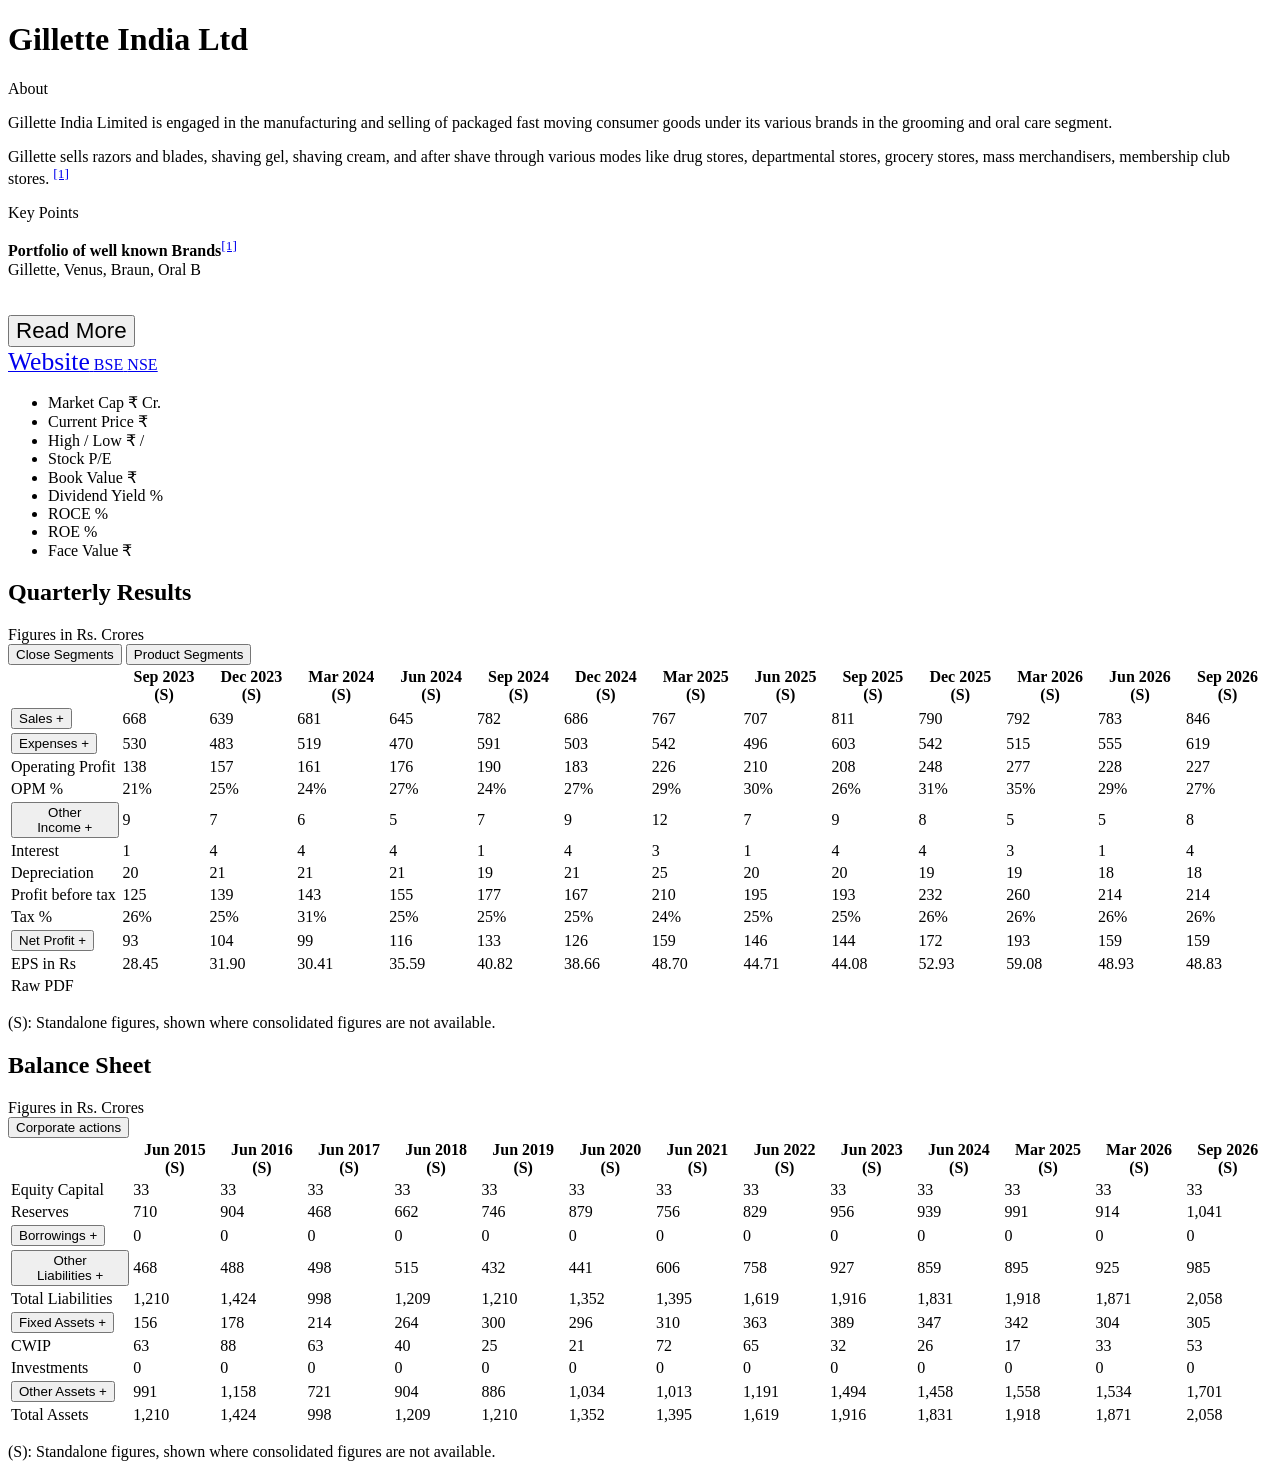
<file: backend/tests/fixtures/GILLETTE.html>
<!doctype html><html><head><meta charset="utf-8">
<link href="https://www.screener.in/company/GILLETTE/" rel="canonical"/>
</head><body>
<h1>Gillette India Ltd</h1>
<div class="company-profile">
<div class="flex flex-column" style="flex: 1 1;">
<div class="title">About</div>
<div class="sub show-more-box about" style="flex-basis: 100px"><p>Gillette India Limited is engaged in the manufacturing and selling of packaged fast moving consumer goods under its various brands in the grooming and oral care segment.</p>
<p>Gillette sells razors and blades, shaving gel, shaving cream, and after shave through various modes like drug stores, departmental stores, grocery stores, mass merchandisers, membership club stores. <sup><a href="https://www.bseindia.com/bseplus/AnnualReport/507815/67426507815.pdf" rel="noopener noreferrer" target="_blank">[1]</a></sup></p></div>
<div class="title">Key Points</div>
<div class="sub commentary always-show-more-box">
<p><strong>Portfolio of well known Brands</strong><sup><a href="https://www.bseindia.com/xml-data/corpfiling/AttachHis/6e170f0e-a375-4324-adff-08b74cef202f.pdf#page=9" rel="noopener noreferrer" target="_blank">[1]</a></sup><br/>
Gillette, Venus, Braun, Oral B</p>
<div class="show-more-button" style="height: 20px"></div>
</div>
<button class="a upper font-weight-500 letter-spacing plausible-event-name=Key+Insight plausible-event-user=unregistered" data-is-right-modal="true" data-title="Gillette India Ltd" data-url="/wiki/company/1132/commentary/v2/" onclick="Modal.openInModal(event)" style="font-size: 1.4rem" type="button">
              Read More <i class="icon-right"></i>
</button>
</div>
<div class="hide-from-tablet-landscape margin-top-20 flex-row flex-align-center gap-12-22 nowrap" style="font-weight: 500">
<a href="http://www.pg.com/en_IN" rel="noopener noreferrer" target="_blank">
<i class="icon-link"></i>
<span style="font-size: 1.6rem;">Website</span>
</a>
<a href="https://www.bseindia.com/stock-share-price/gillette-india-ltd/GILLETTE/507815/" rel="noopener noreferrer" target="_blank">
<i class="icon-link-ext"></i>
<span class="ink-700 upper" style="letter-spacing: 0.05px;">BSE</span>
</a>
<a href="https://www.nseindia.com/get-quotes/equity?symbol=GILLETTE" rel="noopener noreferrer" target="_blank">
<i class="icon-link-ext"></i>
<span class="ink-700 upper" style="letter-spacing: 0.05px;">
                NSE
                
              </span>
</a>
</div>
</div>
<ul id="top-ratios">
<li class="flex flex-space-between" data-source="default">
<span class="name">
      
        Market Cap
      
    </span>
<span class="nowrap value">
        ₹
        <span class="number"></span>
        
          Cr.
        
      </span>
</li>
<li class="flex flex-space-between" data-source="default">
<span class="name">
      
        Current Price
      
    </span>
<span class="nowrap value">
        ₹
        <span class="number"></span>
</span>
</li>
<li class="flex flex-space-between" data-source="default">
<span class="name">
      
        High / Low
      
    </span>
<span class="nowrap value">₹ <span class="number"></span> / <span class="number"></span></span>
</li>
<li class="flex flex-space-between" data-source="default">
<span class="name">
      
        Stock P/E
      
    </span>
<span class="nowrap value">
<span class="number"></span>
</span>
</li>
<li class="flex flex-space-between" data-source="default">
<span class="name">
      
        Book Value
      
    </span>
<span class="nowrap value">
        ₹
        <span class="number"></span>
</span>
</li>
<li class="flex flex-space-between" data-source="default">
<span class="name">
      
        Dividend Yield
      
    </span>
<span class="nowrap value">
<span class="number"></span>
        
          %
        
      </span>
</li>
<li class="flex flex-space-between" data-source="default">
<span class="name">
      
        ROCE
      
    </span>
<span class="nowrap value">
<span class="number"></span>
        
          %
        
      </span>
</li>
<li class="flex flex-space-between" data-source="default">
<span class="name">
      
        ROE
      
    </span>
<span class="nowrap value">
<span class="number"></span>
        
          %
        
      </span>
</li>
<li class="flex flex-space-between" data-source="default">
<span class="name">
      
        Face Value
      
    </span>
<span class="nowrap value">
        ₹
        <span class="number"></span>
</span>
</li>
</ul>
<section class="card card-large" id="quarters">
<div class="flex-row flex-space-between gap-16">
<div>
<h2>Quarterly Results</h2>
<p class="sub" style="margin: 0;">
    
      Figures in Rs. Crores
    
  </p>
</div>
<div class="flex flex-wrap gap-8 flex-align-center" style="justify-content: flex-end">
<button class="button-small hidden" data-segment-button-close="" onclick="Segment.closeSegments('quarters')">
<i class="icon-cancel"></i>
    Close Segments
  </button>
<button class="button-small button-secondary plausible-event-name=Segment+Results plausible-event-user=unregistered" data-segment-button="1" onclick="Segment.showSegment('quarters', '1')">
<i class="icon-chart-pie"></i>
      Product Segments
    </button>
</div>
</div>
<div class="responsive-holder hidden" data-segment-table=""></div>
<div class="responsive-holder fill-card-width" data-result-table="">
<table class="data-table responsive-text-nowrap">
<thead>
<tr>
<th class="text"></th>
<th class="highlight-cell" data-date-key="2023-09-30">
            Sep 2023
            
            (S)
            
          </th>
<th class="" data-date-key="2023-12-31">
            Dec 2023
            
            (S)
            
          </th>
<th class="" data-date-key="2024-03-31">
            Mar 2024
            
            (S)
            
          </th>
<th class="" data-date-key="2024-06-30">
            Jun 2024
            
            (S)
            
          </th>
<th class="highlight-cell" data-date-key="2024-09-30">
            Sep 2024
            
            (S)
            
          </th>
<th class="" data-date-key="2024-12-31">
            Dec 2024
            
            (S)
            
          </th>
<th class="" data-date-key="2025-03-31">
            Mar 2025
            
            (S)
            
          </th>
<th class="" data-date-key="2025-06-30">
            Jun 2025
            
            (S)
            
          </th>
<th class="highlight-cell" data-date-key="2025-09-30">
            Sep 2025
            
            (S)
            
          </th>
<th class="" data-date-key="2025-12-31">
            Dec 2025
            
            (S)
            
          </th>
<th class="" data-date-key="2026-03-31">
            Mar 2026
            
            (S)
            
          </th>
<th class="" data-date-key="2026-06-30">
            Jun 2026
            
            (S)
            
          </th>
<th class="highlight-cell" data-date-key="2026-09-30">
            Sep 2026
            
            (S)
            
          </th>
</tr>
</thead>
<tbody>
<tr class="stripe">
<td class="text">
<button aria-expanded="false" class="button-plain" data-sales-growth-toggle="" onclick="Company.toggleSalesGrowth()">
                    Sales <span class="blue-icon">+</span>
</button>
</td>
<td class="highlight-cell">
                  
                    668
                  
                </td>
<td class="">
                  
                    639
                  
                </td>
<td class="">
                  
                    681
                  
                </td>
<td class="">
                  
                    645
                  
                </td>
<td class="highlight-cell">
                  
                    782
                  
                </td>
<td class="">
                  
                    686
                  
                </td>
<td class="">
                  
                    767
                  
                </td>
<td class="">
                  
                    707
                  
                </td>
<td class="highlight-cell">
                  
                    811
                  
                </td>
<td class="">
                  
                    790
                  
                </td>
<td class="">
                  
                    792
                  
                </td>
<td class="">
                  
                    783
                  
                </td>
<td class="highlight-cell">
                  
                    846
                  
                </td>
</tr>
<tr class="stripe compact font-size-13" data-sales-growth="" hidden="">
<td class="text ink-600">YoY Sales growth</td>
<td class="highlight-cell font-weight-500 up">
                      +8%
                    </td>
<td class="font-weight-500 up">
                      +3%
                    </td>
<td class="font-weight-500 up">
                      +10%
                    </td>
<td class="font-weight-500 up">
                      +4%
                    </td>
<td class="highlight-cell font-weight-500 up">
                      +17%
                    </td>
<td class="font-weight-500 up">
                      +7%
                    </td>
<td class="font-weight-500 up">
                      +13%
                    </td>
<td class="font-weight-500 up">
                      +10%
                    </td>
<td class="highlight-cell font-weight-500 up">
                      +4%
                    </td>
<td class="font-weight-500 up">
                      +15%
                    </td>
<td class="font-weight-500 up">
                      +3%
                    </td>
<td class="font-weight-500 up">
                      +11%
                    </td>
<td class="highlight-cell font-weight-500 up">
                      +4%
                    </td>
</tr>
<tr class="">
<td class="text">
<button class="button-plain" onclick="Company.showSchedule('Expenses', 'quarters', this)">
                    Expenses <span class="blue-icon">+</span>
</button>
</td>
<td class="highlight-cell">
                  
                    530
                  
                </td>
<td class="">
                  
                    483
                  
                </td>
<td class="">
                  
                    519
                  
                </td>
<td class="">
                  
                    470
                  
                </td>
<td class="highlight-cell">
                  
                    591
                  
                </td>
<td class="">
                  
                    503
                  
                </td>
<td class="">
                  
                    542
                  
                </td>
<td class="">
                  
                    496
                  
                </td>
<td class="highlight-cell">
                  
                    603
                  
                </td>
<td class="">
                  
                    542
                  
                </td>
<td class="">
                  
                    515
                  
                </td>
<td class="">
                  
                    555
                  
                </td>
<td class="highlight-cell">
                  
                    619
                  
                </td>
</tr>
<tr class="stripe strong">
<td class="text">
                
                  Operating Profit
                
                
                  
                
              </td>
<td class="highlight-cell">
                  
                    138
                  
                </td>
<td class="">
                  
                    157
                  
                </td>
<td class="">
                  
                    161
                  
                </td>
<td class="">
                  
                    176
                  
                </td>
<td class="highlight-cell">
                  
                    190
                  
                </td>
<td class="">
                  
                    183
                  
                </td>
<td class="">
                  
                    226
                  
                </td>
<td class="">
                  
                    210
                  
                </td>
<td class="highlight-cell">
                  
                    208
                  
                </td>
<td class="">
                  
                    248
                  
                </td>
<td class="">
                  
                    277
                  
                </td>
<td class="">
                  
                    228
                  
                </td>
<td class="highlight-cell">
                  
                    227
                  
                </td>
</tr>
<tr class="">
<td class="text">
                
                  OPM %
                
                
                  
                
              </td>
<td class="highlight-cell">
                  
                    21%
                  
                </td>
<td class="">
                  
                    25%
                  
                </td>
<td class="">
                  
                    24%
                  
                </td>
<td class="">
                  
                    27%
                  
                </td>
<td class="highlight-cell">
                  
                    24%
                  
                </td>
<td class="">
                  
                    27%
                  
                </td>
<td class="">
                  
                    29%
                  
                </td>
<td class="">
                  
                    30%
                  
                </td>
<td class="highlight-cell">
                  
                    26%
                  
                </td>
<td class="">
                  
                    31%
                  
                </td>
<td class="">
                  
                    35%
                  
                </td>
<td class="">
                  
                    29%
                  
                </td>
<td class="highlight-cell">
                  
                    27%
                  
                </td>
</tr>
<tr class="stripe">
<td class="text">
<button class="button-plain" onclick="Company.showSchedule('Other Income', 'quarters', this)">
                    Other Income <span class="blue-icon">+</span>
</button>
</td>
<td class="highlight-cell">
                  
                    9
                  
                </td>
<td class="">
                  
                    7
                  
                </td>
<td class="">
                  
                    6
                  
                </td>
<td class="">
                  
                    5
                  
                </td>
<td class="highlight-cell">
                  
                    7
                  
                </td>
<td class="">
                  
                    9
                  
                </td>
<td class="">
                  
                    12
                  
                </td>
<td class="">
                  
                    7
                  
                </td>
<td class="highlight-cell">
                  
                    9
                  
                </td>
<td class="">
                  
                    8
                  
                </td>
<td class="">
                  
                    5
                  
                </td>
<td class="">
                  
                    5
                  
                </td>
<td class="highlight-cell">
                  
                    8
                  
                </td>
</tr>
<tr class="">
<td class="text">
                
                  Interest
                
                
                  
                
              </td>
<td class="highlight-cell">
                  
                    1
                  
                </td>
<td class="">
                  
                    4
                  
                </td>
<td class="">
                  
                    4
                  
                </td>
<td class="">
                  
                    4
                  
                </td>
<td class="highlight-cell">
                  
                    1
                  
                </td>
<td class="">
                  
                    4
                  
                </td>
<td class="">
                  
                    3
                  
                </td>
<td class="">
                  
                    1
                  
                </td>
<td class="highlight-cell">
                  
                    4
                  
                </td>
<td class="">
                  
                    4
                  
                </td>
<td class="">
                  
                    3
                  
                </td>
<td class="">
                  
                    1
                  
                </td>
<td class="highlight-cell">
                  
                    4
                  
                </td>
</tr>
<tr class="stripe">
<td class="text">
                
                  Depreciation
                
                
                  
                
              </td>
<td class="highlight-cell">
                  
                    20
                  
                </td>
<td class="">
                  
                    21
                  
                </td>
<td class="">
                  
                    21
                  
                </td>
<td class="">
                  
                    21
                  
                </td>
<td class="highlight-cell">
                  
                    19
                  
                </td>
<td class="">
                  
                    21
                  
                </td>
<td class="">
                  
                    25
                  
                </td>
<td class="">
                  
                    20
                  
                </td>
<td class="highlight-cell">
                  
                    20
                  
                </td>
<td class="">
                  
                    19
                  
                </td>
<td class="">
                  
                    19
                  
                </td>
<td class="">
                  
                    18
                  
                </td>
<td class="highlight-cell">
                  
                    18
                  
                </td>
</tr>
<tr class="strong">
<td class="text">
                
                  Profit before tax
                
                
                  
                
              </td>
<td class="highlight-cell">
                  
                    125
                  
                </td>
<td class="">
                  
                    139
                  
                </td>
<td class="">
                  
                    143
                  
                </td>
<td class="">
                  
                    155
                  
                </td>
<td class="highlight-cell">
                  
                    177
                  
                </td>
<td class="">
                  
                    167
                  
                </td>
<td class="">
                  
                    210
                  
                </td>
<td class="">
                  
                    195
                  
                </td>
<td class="highlight-cell">
                  
                    193
                  
                </td>
<td class="">
                  
                    232
                  
                </td>
<td class="">
                  
                    260
                  
                </td>
<td class="">
                  
                    214
                  
                </td>
<td class="highlight-cell">
                  
                    214
                  
                </td>
</tr>
<tr class="stripe">
<td class="text">
                
                  Tax %
                
                
                  
                
              </td>
<td class="highlight-cell">
                  
                    26%
                  
                </td>
<td class="">
                  
                    25%
                  
                </td>
<td class="">
                  
                    31%
                  
                </td>
<td class="">
                  
                    25%
                  
                </td>
<td class="highlight-cell">
                  
                    25%
                  
                </td>
<td class="">
                  
                    25%
                  
                </td>
<td class="">
                  
                    24%
                  
                </td>
<td class="">
                  
                    25%
                  
                </td>
<td class="highlight-cell">
                  
                    25%
                  
                </td>
<td class="">
                  
                    26%
                  
                </td>
<td class="">
                  
                    26%
                  
                </td>
<td class="">
                  
                    26%
                  
                </td>
<td class="highlight-cell">
                  
                    26%
                  
                </td>
</tr>
<tr class="strong">
<td class="text">
<button class="button-plain" onclick="Company.showSchedule('Net Profit', 'quarters', this)">
                    Net Profit <span class="blue-icon">+</span>
</button>
</td>
<td class="highlight-cell">
                  
                    93
                  
                </td>
<td class="">
                  
                    104
                  
                </td>
<td class="">
                  
                    99
                  
                </td>
<td class="">
                  
                    116
                  
                </td>
<td class="highlight-cell">
                  
                    133
                  
                </td>
<td class="">
                  
                    126
                  
                </td>
<td class="">
                  
                    159
                  
                </td>
<td class="">
                  
                    146
                  
                </td>
<td class="highlight-cell">
                  
                    144
                  
                </td>
<td class="">
                  
                    172
                  
                </td>
<td class="">
                  
                    193
                  
                </td>
<td class="">
                  
                    159
                  
                </td>
<td class="highlight-cell">
                  
                    159
                  
                </td>
</tr>
<tr class="stripe">
<td class="text">
                
                  EPS in Rs
                
                
                  
                
              </td>
<td class="highlight-cell">
                  
                    28.45
                  
                </td>
<td class="">
                  
                    31.90
                  
                </td>
<td class="">
                  
                    30.41
                  
                </td>
<td class="">
                  
                    35.59
                  
                </td>
<td class="highlight-cell">
                  
                    40.82
                  
                </td>
<td class="">
                  
                    38.66
                  
                </td>
<td class="">
                  
                    48.70
                  
                </td>
<td class="">
                  
                    44.71
                  
                </td>
<td class="highlight-cell">
                  
                    44.08
                  
                </td>
<td class="">
                  
                    52.93
                  
                </td>
<td class="">
                  
                    59.08
                  
                </td>
<td class="">
                  
                    48.93
                  
                </td>
<td class="highlight-cell">
                  
                    48.83
                  
                </td>
</tr>
<tr class="font-size-14 ink-600">
<td class="text ink-600">Raw PDF</td>
<td class="hover-link highlight-cell">
<a aria-label="Raw PDF" class="plausible-event-name=Quarterly+PDF plausible-event-user=unregistered" href="/company/source/quarter/1132/9/2023/" rel="noopener noreferrer" target="_blank">
<i class="icon-file-pdf ink-600-link"></i>
</a>
</td>
<td class="hover-link">
<a aria-label="Raw PDF" class="plausible-event-name=Quarterly+PDF plausible-event-user=unregistered" href="/company/source/quarter/1132/12/2023/" rel="noopener noreferrer" target="_blank">
<i class="icon-file-pdf ink-600-link"></i>
</a>
</td>
<td class="hover-link">
<a aria-label="Raw PDF" class="plausible-event-name=Quarterly+PDF plausible-event-user=unregistered" href="/company/source/quarter/1132/3/2024/" rel="noopener noreferrer" target="_blank">
<i class="icon-file-pdf ink-600-link"></i>
</a>
</td>
<td class="hover-link">
<a aria-label="Raw PDF" class="plausible-event-name=Quarterly+PDF plausible-event-user=unregistered" href="/company/source/quarter/1132/6/2024/" rel="noopener noreferrer" target="_blank">
<i class="icon-file-pdf ink-600-link"></i>
</a>
</td>
<td class="hover-link highlight-cell">
<a aria-label="Raw PDF" class="plausible-event-name=Quarterly+PDF plausible-event-user=unregistered" href="/company/source/quarter/1132/9/2024/" rel="noopener noreferrer" target="_blank">
<i class="icon-file-pdf ink-600-link"></i>
</a>
</td>
<td class="hover-link">
<a aria-label="Raw PDF" class="plausible-event-name=Quarterly+PDF plausible-event-user=unregistered" href="/company/source/quarter/1132/12/2024/" rel="noopener noreferrer" target="_blank">
<i class="icon-file-pdf ink-600-link"></i>
</a>
</td>
<td class="hover-link">
<a aria-label="Raw PDF" class="plausible-event-name=Quarterly+PDF plausible-event-user=unregistered" href="/company/source/quarter/1132/3/2025/" rel="noopener noreferrer" target="_blank">
<i class="icon-file-pdf ink-600-link"></i>
</a>
</td>
<td class="hover-link">
<a aria-label="Raw PDF" class="plausible-event-name=Quarterly+PDF plausible-event-user=unregistered" href="/company/source/quarter/1132/6/2025/" rel="noopener noreferrer" target="_blank">
<i class="icon-file-pdf ink-600-link"></i>
</a>
</td>
<td class="hover-link highlight-cell">
<a aria-label="Raw PDF" class="plausible-event-name=Quarterly+PDF plausible-event-user=unregistered" href="/company/source/quarter/1132/9/2025/" rel="noopener noreferrer" target="_blank">
<i class="icon-file-pdf ink-600-link"></i>
</a>
</td>
<td class="hover-link">
<a aria-label="Raw PDF" class="plausible-event-name=Quarterly+PDF plausible-event-user=unregistered" href="/company/source/quarter/1132/12/2025/" rel="noopener noreferrer" target="_blank">
<i class="icon-file-pdf ink-600-link"></i>
</a>
</td>
<td class="hover-link">
<a aria-label="Raw PDF" class="plausible-event-name=Quarterly+PDF plausible-event-user=unregistered" href="/company/source/quarter/1132/3/2026/" rel="noopener noreferrer" target="_blank">
<i class="icon-file-pdf ink-600-link"></i>
</a>
</td>
<td class="hover-link">
<a aria-label="Raw PDF" class="plausible-event-name=Quarterly+PDF plausible-event-user=unregistered" href="/company/source/quarter/1132/6/2026/" rel="noopener noreferrer" target="_blank">
<i class="icon-file-pdf ink-600-link"></i>
</a>
</td>
<td class="hover-link highlight-cell">
<a aria-label="Raw PDF" class="plausible-event-name=Quarterly+PDF plausible-event-user=unregistered" href="/company/source/quarter/1132/9/2026/" rel="noopener noreferrer" target="_blank">
<i class="icon-file-pdf ink-600-link"></i>
</a>
</td>
</tr>
</tbody>
</table>
</div>
<p class="sub smaller">(S): Standalone figures, shown where consolidated figures are not available.</p>
</section>
<section class="card card-large" id="balance-sheet">
<div class="flex-row flex-space-between gap-16">
<div>
<h2>Balance Sheet</h2>
<p class="sub" style="margin: 0;">
    
      Figures in Rs. Crores
    
  </p>
</div>
<div class="flex flex-align-center">
<button class="button-small button-secondary plausible-event-name=Corporate+Actions plausible-event-user=unregistered" data-title="Corporate actions" data-url="/company/actions/1132/" onclick="Modal.openInModal(event)" type="button">Corporate actions</button>
</div>
</div>
<div class="responsive-holder fill-card-width" data-result-table="">
<table class="data-table responsive-text-nowrap">
<thead>
<tr>
<th class="text"></th>
<th class="" data-date-key="2015-06-30">
            Jun 2015
            
            (S)
            
          </th>
<th class="" data-date-key="2016-06-30">
            Jun 2016
            
            (S)
            
          </th>
<th class="" data-date-key="2017-06-30">
            Jun 2017
            
            (S)
            
          </th>
<th class="" data-date-key="2018-06-30">
            Jun 2018
            
            (S)
            
          </th>
<th class="" data-date-key="2019-06-30">
            Jun 2019
            
            (S)
            
          </th>
<th class="" data-date-key="2020-06-30">
            Jun 2020
            
            (S)
            
          </th>
<th class="" data-date-key="2021-06-30">
            Jun 2021
            
            (S)
            
          </th>
<th class="" data-date-key="2022-06-30">
            Jun 2022
            
            (S)
            
          </th>
<th class="" data-date-key="2023-06-30">
            Jun 2023
            
            (S)
            
          </th>
<th class="" data-date-key="2024-06-30">
            Jun 2024
            
            (S)
            
          </th>
<th class="" data-date-key="2025-03-31">
            Mar 2025
            
            (S)
            
          </th>
<th class="" data-date-key="2026-03-31">
            Mar 2026
            
            (S)
            
          </th>
<th class="" data-date-key="2026-09-30">
            Sep 2026
            
            (S)
            
          </th>
</tr>
</thead>
<tbody>
<tr class="stripe">
<td class="text">
                
                  Equity Capital
                
                
                  
                
              </td>
<td class="">
                  
                    33
                  
                </td>
<td class="">
                  
                    33
                  
                </td>
<td class="">
                  
                    33
                  
                </td>
<td class="">
                  
                    33
                  
                </td>
<td class="">
                  
                    33
                  
                </td>
<td class="">
                  
                    33
                  
                </td>
<td class="">
                  
                    33
                  
                </td>
<td class="">
                  
                    33
                  
                </td>
<td class="">
                  
                    33
                  
                </td>
<td class="">
                  
                    33
                  
                </td>
<td class="">
                  
                    33
                  
                </td>
<td class="">
                  
                    33
                  
                </td>
<td class="">
                  
                    33
                  
                </td>
</tr>
<tr class="">
<td class="text">
                
                  Reserves
                
                
                  
                
              </td>
<td class="">
                  
                    710
                  
                </td>
<td class="">
                  
                    904
                  
                </td>
<td class="">
                  
                    468
                  
                </td>
<td class="">
                  
                    662
                  
                </td>
<td class="">
                  
                    746
                  
                </td>
<td class="">
                  
                    879
                  
                </td>
<td class="">
                  
                    756
                  
                </td>
<td class="">
                  
                    829
                  
                </td>
<td class="">
                  
                    956
                  
                </td>
<td class="">
                  
                    939
                  
                </td>
<td class="">
                  
                    991
                  
                </td>
<td class="">
                  
                    914
                  
                </td>
<td class="">
                  
                    1,041
                  
                </td>
</tr>
<tr class="stripe">
<td class="text">
<button class="button-plain" onclick="Company.showSchedule('Borrowings', 'balance-sheet', this)">
                    Borrowings <span class="blue-icon">+</span>
</button>
</td>
<td class="">
                  
                    0
                  
                </td>
<td class="">
                  
                    0
                  
                </td>
<td class="">
                  
                    0
                  
                </td>
<td class="">
                  
                    0
                  
                </td>
<td class="">
                  
                    0
                  
                </td>
<td class="">
                  
                    0
                  
                </td>
<td class="">
                  
                    0
                  
                </td>
<td class="">
                  
                    0
                  
                </td>
<td class="">
                  
                    0
                  
                </td>
<td class="">
                  
                    0
                  
                </td>
<td class="">
                  
                    0
                  
                </td>
<td class="">
                  
                    0
                  
                </td>
<td class="">
                  
                    0
                  
                </td>
</tr>
<tr class="">
<td class="text">
<button class="button-plain" onclick="Company.showSchedule('Other Liabilities', 'balance-sheet', this)">
                    Other Liabilities <span class="blue-icon">+</span>
</button>
</td>
<td class="">
                  
                    468
                  
                </td>
<td class="">
                  
                    488
                  
                </td>
<td class="">
                  
                    498
                  
                </td>
<td class="">
                  
                    515
                  
                </td>
<td class="">
                  
                    432
                  
                </td>
<td class="">
                  
                    441
                  
                </td>
<td class="">
                  
                    606
                  
                </td>
<td class="">
                  
                    758
                  
                </td>
<td class="">
                  
                    927
                  
                </td>
<td class="">
                  
                    859
                  
                </td>
<td class="">
                  
                    895
                  
                </td>
<td class="">
                  
                    925
                  
                </td>
<td class="">
                  
                    985
                  
                </td>
</tr>
<tr class="stripe strong">
<td class="text">
                
                  Total Liabilities
                
                
                  
                
              </td>
<td class="">
                  
                    1,210
                  
                </td>
<td class="">
                  
                    1,424
                  
                </td>
<td class="">
                  
                    998
                  
                </td>
<td class="">
                  
                    1,209
                  
                </td>
<td class="">
                  
                    1,210
                  
                </td>
<td class="">
                  
                    1,352
                  
                </td>
<td class="">
                  
                    1,395
                  
                </td>
<td class="">
                  
                    1,619
                  
                </td>
<td class="">
                  
                    1,916
                  
                </td>
<td class="">
                  
                    1,831
                  
                </td>
<td class="">
                  
                    1,918
                  
                </td>
<td class="">
                  
                    1,871
                  
                </td>
<td class="">
                  
                    2,058
                  
                </td>
</tr>
<tr class="">
<td class="text">
<button class="button-plain" onclick="Company.showSchedule('Fixed Assets', 'balance-sheet', this)">
                    Fixed Assets <span class="blue-icon">+</span>
</button>
</td>
<td class="">
                  
                    156
                  
                </td>
<td class="">
                  
                    178
                  
                </td>
<td class="">
                  
                    214
                  
                </td>
<td class="">
                  
                    264
                  
                </td>
<td class="">
                  
                    300
                  
                </td>
<td class="">
                  
                    296
                  
                </td>
<td class="">
                  
                    310
                  
                </td>
<td class="">
                  
                    363
                  
                </td>
<td class="">
                  
                    389
                  
                </td>
<td class="">
                  
                    347
                  
                </td>
<td class="">
                  
                    342
                  
                </td>
<td class="">
                  
                    304
                  
                </td>
<td class="">
                  
                    305
                  
                </td>
</tr>
<tr class="stripe">
<td class="text">
                
                  CWIP
                
                
                  
                
              </td>
<td class="">
                  
                    63
                  
                </td>
<td class="">
                  
                    88
                  
                </td>
<td class="">
                  
                    63
                  
                </td>
<td class="">
                  
                    40
                  
                </td>
<td class="">
                  
                    25
                  
                </td>
<td class="">
                  
                    21
                  
                </td>
<td class="">
                  
                    72
                  
                </td>
<td class="">
                  
                    65
                  
                </td>
<td class="">
                  
                    32
                  
                </td>
<td class="">
                  
                    26
                  
                </td>
<td class="">
                  
                    17
                  
                </td>
<td class="">
                  
                    33
                  
                </td>
<td class="">
                  
                    53
                  
                </td>
</tr>
<tr class="">
<td class="text">
                
                  Investments
                
                
                  
                
              </td>
<td class="">
                  
                    0
                  
                </td>
<td class="">
                  
                    0
                  
                </td>
<td class="">
                  
                    0
                  
                </td>
<td class="">
                  
                    0
                  
                </td>
<td class="">
                  
                    0
                  
                </td>
<td class="">
                  
                    0
                  
                </td>
<td class="">
                  
                    0
                  
                </td>
<td class="">
                  
                    0
                  
                </td>
<td class="">
                  
                    0
                  
                </td>
<td class="">
                  
                    0
                  
                </td>
<td class="">
                  
                    0
                  
                </td>
<td class="">
                  
                    0
                  
                </td>
<td class="">
                  
                    0
                  
                </td>
</tr>
<tr class="stripe">
<td class="text">
<button class="button-plain" onclick="Company.showSchedule('Other Assets', 'balance-sheet', this)">
                    Other Assets <span class="blue-icon">+</span>
</button>
</td>
<td class="">
                  
                    991
                  
                </td>
<td class="">
                  
                    1,158
                  
                </td>
<td class="">
                  
                    721
                  
                </td>
<td class="">
                  
                    904
                  
                </td>
<td class="">
                  
                    886
                  
                </td>
<td class="">
                  
                    1,034
                  
                </td>
<td class="">
                  
                    1,013
                  
                </td>
<td class="">
                  
                    1,191
                  
                </td>
<td class="">
                  
                    1,494
                  
                </td>
<td class="">
                  
                    1,458
                  
                </td>
<td class="">
                  
                    1,558
                  
                </td>
<td class="">
                  
                    1,534
                  
                </td>
<td class="">
                  
                    1,701
                  
                </td>
</tr>
<tr class="strong">
<td class="text">
                
                  Total Assets
                
                
                  
                
              </td>
<td class="">
                  
                    1,210
                  
                </td>
<td class="">
                  
                    1,424
                  
                </td>
<td class="">
                  
                    998
                  
                </td>
<td class="">
                  
                    1,209
                  
                </td>
<td class="">
                  
                    1,210
                  
                </td>
<td class="">
                  
                    1,352
                  
                </td>
<td class="">
                  
                    1,395
                  
                </td>
<td class="">
                  
                    1,619
                  
                </td>
<td class="">
                  
                    1,916
                  
                </td>
<td class="">
                  
                    1,831
                  
                </td>
<td class="">
                  
                    1,918
                  
                </td>
<td class="">
                  
                    1,871
                  
                </td>
<td class="">
                  
                    2,058
                  
                </td>
</tr>
</tbody>
</table>
</div>
<p class="sub smaller">(S): Standalone figures, shown where consolidated figures are not available.</p>
</section>
</body></html>
</file>
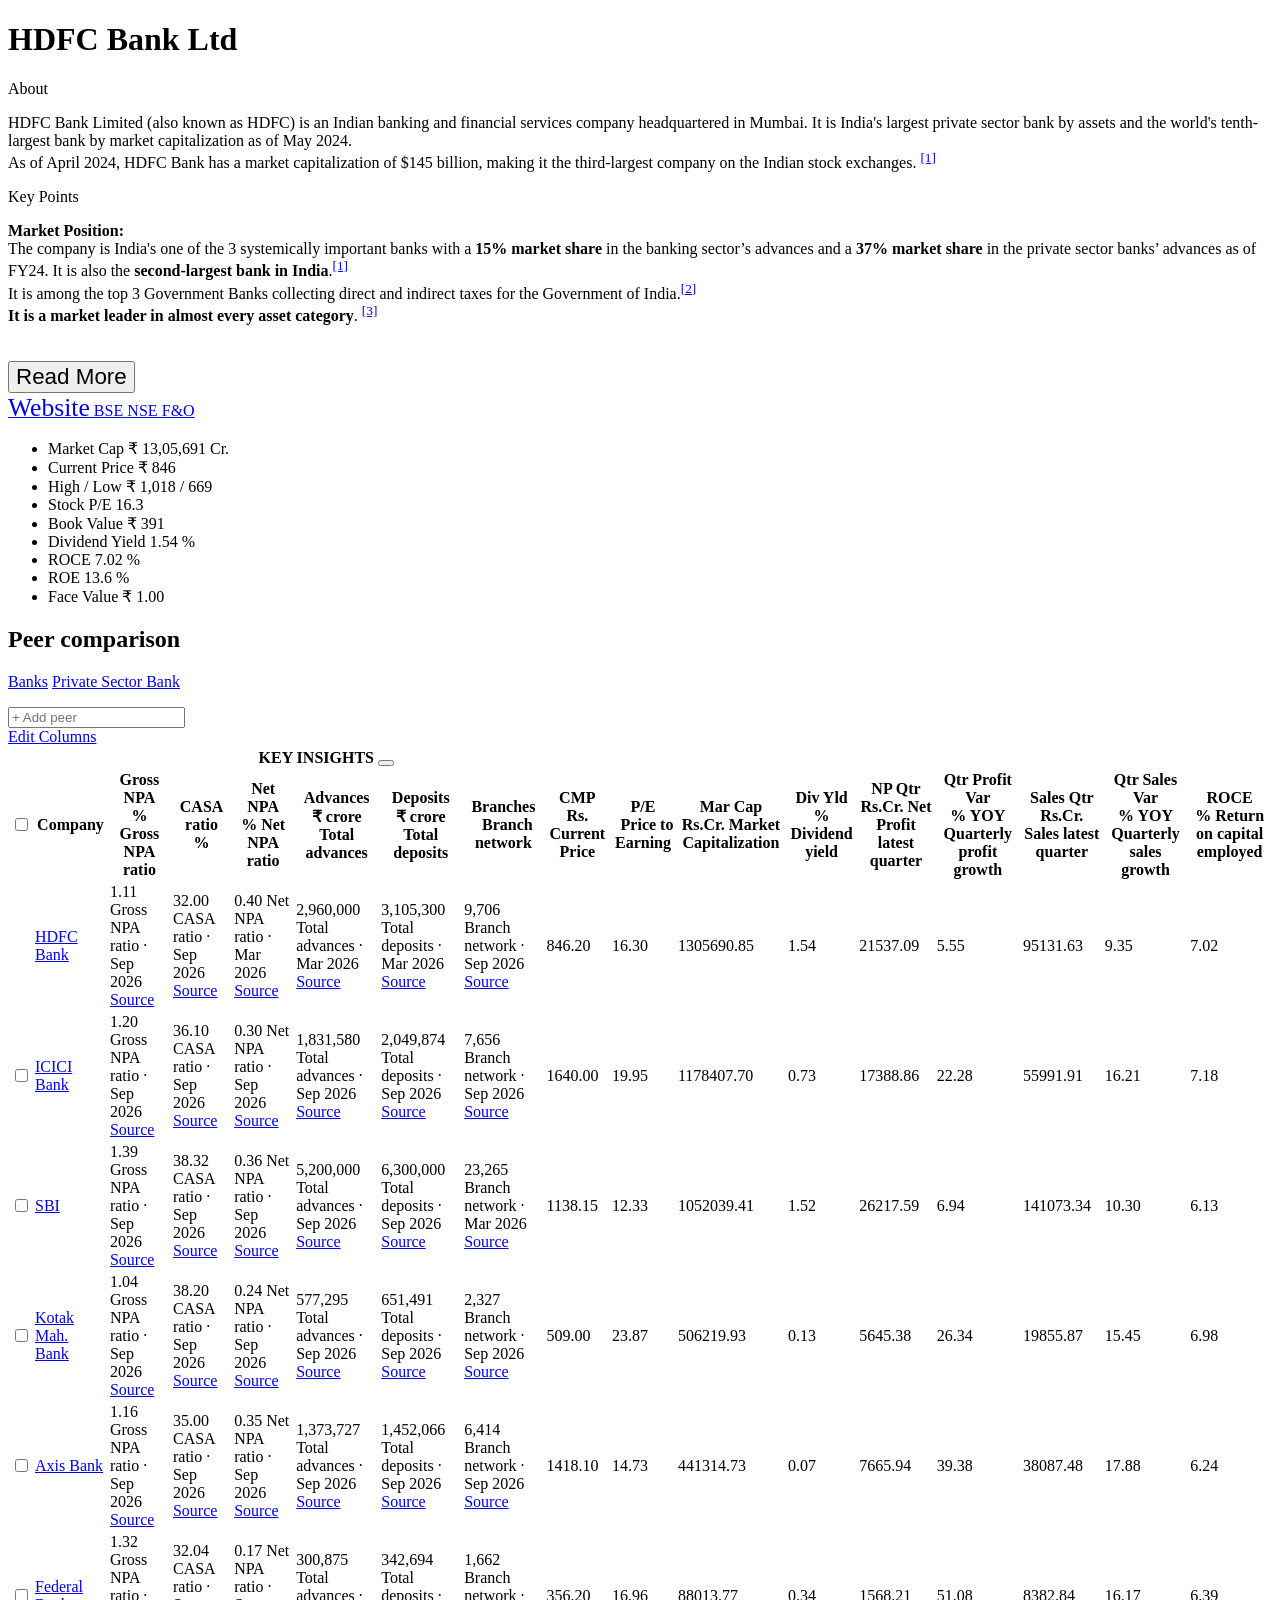
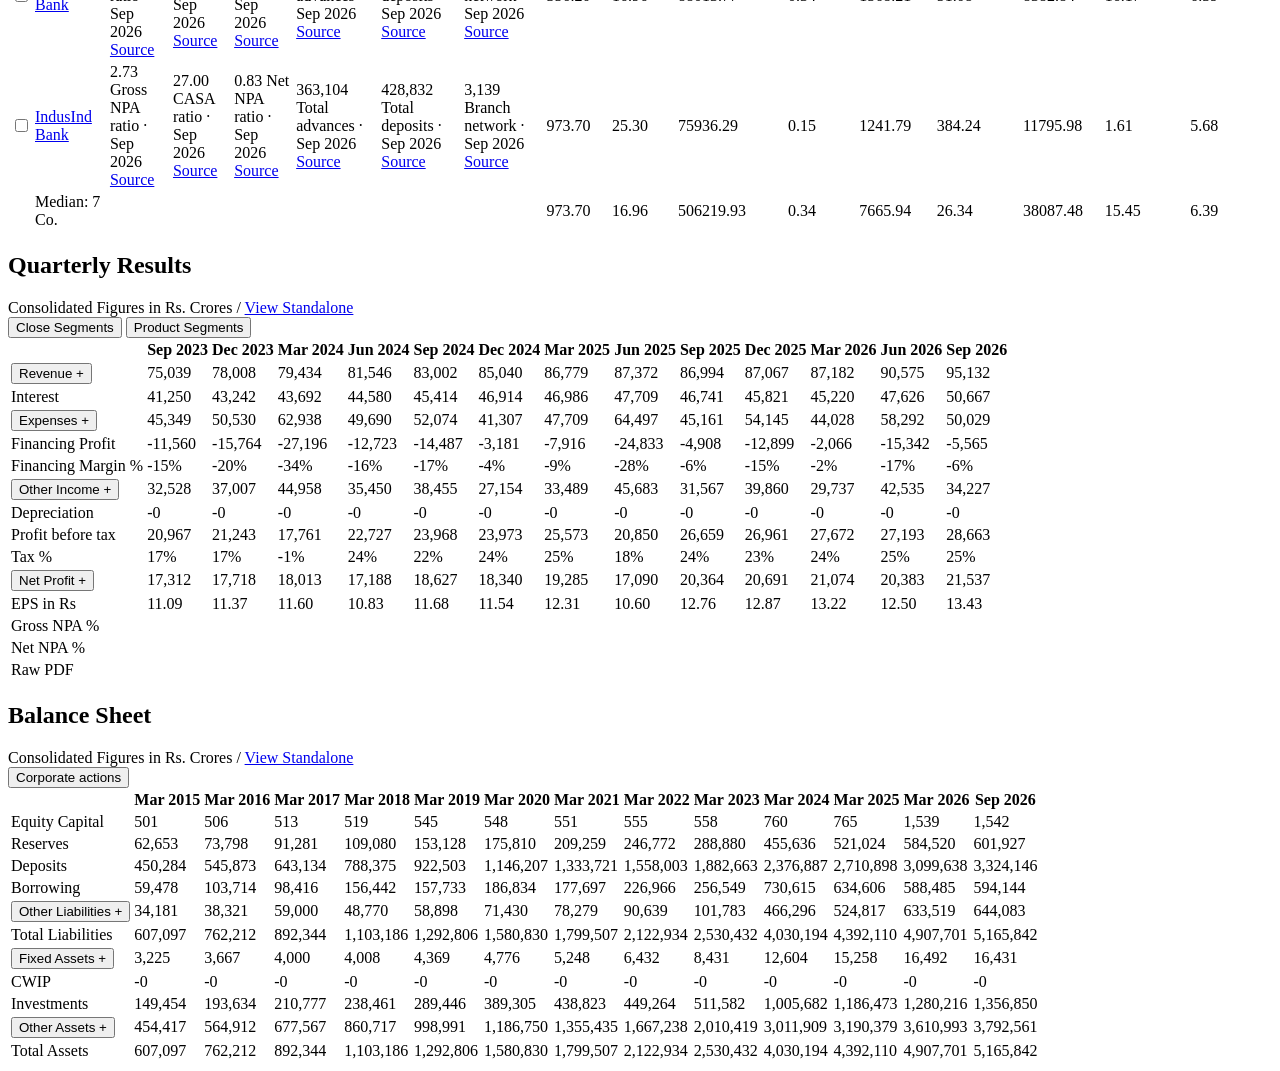
<file: backend/tests/fixtures/HDFCBANK.html>
<!doctype html><html><head><meta charset="utf-8">
<link href="https://www.screener.in/company/HDFCBANK/consolidated/" rel="canonical"/>
</head><body>
<h1>HDFC Bank Ltd</h1>
<div class="company-profile">
<div class="flex flex-column" style="flex: 1 1;">
<div class="title">About</div>
<div class="sub show-more-box about" style="flex-basis: 100px"><p>HDFC Bank Limited (also known as HDFC) is an Indian banking and financial services company headquartered in Mumbai. It is India's largest private sector bank by assets and the world's tenth-largest bank by market capitalization as of May 2024.<br/>
As of April 2024, HDFC Bank has a market capitalization of $145 billion, making it the third-largest company on the Indian stock exchanges. <sup><a href="https://en.wikipedia.org/wiki/HDFC_Bank" rel="noopener noreferrer" target="_blank">[1]</a></sup></p></div>
<div class="title">Key Points</div>
<div class="sub commentary always-show-more-box">
<p><strong>Market Position:</strong><br/>
The company is India's one of the 3 systemically important banks with a <strong>15% market share</strong> in the banking sector’s advances and a <strong>37% market share</strong> in the private sector banks’ advances as of FY24. It is also the <strong>second-largest bank in India</strong>.<sup><a href="https://www.icra.in/Rationale/ShowRationaleReport/?Id=128559#page=2" rel="noopener noreferrer" target="_blank">[1]</a></sup> <br/>
It is among the top 3 Government Banks collecting direct and indirect taxes for the Government of India.<sup><a href="https://www.bseindia.com/xml-data/corpfiling/AttachHis/2160dea5-d49e-4409-83a4-c2b111a3bd12.pdf#page=82" rel="noopener noreferrer" target="_blank">[2]</a></sup> <br/>
<strong>It is a market leader in almost every asset category</strong>. <sup><a href="https://www.bseindia.com/xml-data/corpfiling/AttachHis/2160dea5-d49e-4409-83a4-c2b111a3bd12.pdf#page=55" rel="noopener noreferrer" target="_blank">[3]</a></sup></p>
<div class="show-more-button" style="height: 20px"></div>
</div>
<button class="a upper font-weight-500 letter-spacing plausible-event-name=Key+Insight plausible-event-user=unregistered" data-is-right-modal="true" data-title="HDFC Bank Ltd" data-url="/wiki/company/1298/commentary/v2/" onclick="Modal.openInModal(event)" style="font-size: 1.4rem" type="button">
              Read More <i class="icon-right"></i>
</button>
</div>
<div class="hide-from-tablet-landscape margin-top-20 flex-row flex-align-center gap-12-22 nowrap" style="font-weight: 500">
<a href="http://www.hdfcbank.com" rel="noopener noreferrer" target="_blank">
<i class="icon-link"></i>
<span style="font-size: 1.6rem;">Website</span>
</a>
<a href="https://www.bseindia.com/stock-share-price/hdfc-bank-ltd/HDFCBANK/500180/" rel="noopener noreferrer" target="_blank">
<i class="icon-link-ext"></i>
<span class="ink-700 upper" style="letter-spacing: 0.05px;">BSE</span>
</a>
<a href="https://www.nseindia.com/get-quotes/equity?symbol=HDFCBANK" rel="noopener noreferrer" target="_blank">
<i class="icon-link-ext"></i>
<span class="ink-700 upper" style="letter-spacing: 0.05px;">
                NSE
                
              </span>
</a>
<a href="https://www.nseindia.com/get-quotes/derivatives?symbol=HDFCBANK" rel="noopener noreferrer" target="_blank">
<i class="icon-link-ext"></i>
<span class="ink-700 upper">F&amp;O</span>
</a>
</div>
</div>
<ul id="top-ratios">
<li class="flex flex-space-between" data-source="default">
<span class="name">
      
        Market Cap
      
    </span>
<span class="nowrap value">
        ₹
        <span class="number">13,05,691</span>
        
          Cr.
        
      </span>
</li>
<li class="flex flex-space-between" data-source="default">
<span class="name">
      
        Current Price
      
    </span>
<span class="nowrap value">
        ₹
        <span class="number">846</span>
</span>
</li>
<li class="flex flex-space-between" data-source="default">
<span class="name">
      
        High / Low
      
    </span>
<span class="nowrap value">₹ <span class="number">1,018</span> / <span class="number">669</span></span>
</li>
<li class="flex flex-space-between" data-source="default">
<span class="name">
      
        Stock P/E
      
    </span>
<span class="nowrap value">
<span class="number">16.3</span>
</span>
</li>
<li class="flex flex-space-between" data-source="default">
<span class="name">
      
        Book Value
      
    </span>
<span class="nowrap value">
        ₹
        <span class="number">391</span>
</span>
</li>
<li class="flex flex-space-between" data-source="default">
<span class="name">
      
        Dividend Yield
      
    </span>
<span class="nowrap value">
<span class="number">1.54</span>
        
          %
        
      </span>
</li>
<li class="flex flex-space-between" data-source="default">
<span class="name">
      
        ROCE
      
    </span>
<span class="nowrap value">
<span class="number">7.02</span>
        
          %
        
      </span>
</li>
<li class="flex flex-space-between" data-source="default">
<span class="name">
      
        ROE
      
    </span>
<span class="nowrap value">
<span class="number">13.6</span>
        
          %
        
      </span>
</li>
<li class="flex flex-space-between" data-source="default">
<span class="name">
      
        Face Value
      
    </span>
<span class="nowrap value">
        ₹
        <span class="number">1.00</span>
</span>
</li>
</ul>
<section class="card card-large" id="peers">
<h2>Peer comparison</h2>
<p class="sub margin-0">
<a href="/market/IN05/IN0501/IN050102/" target="_blank" title="Broad Industry">Banks</a>
<i class="icon-right ink-600"></i>
<a href="/market/IN05/IN0501/IN050102/IN050102002/" target="_blank" title="Industry">Private Sector Bank</a>
</p>
<div class="row-hover-tooltips" id="peers-table-placeholder">
<div class="flex flex-wrap flex-align-center gap-8 margin-top-16">
<div class="flex flex-wrap flex-align-center gap-12 font-size-14">
<div class="dropdown-typeahead">
<input aria-label="Add peer" class="small" id="search-peer-comparison" placeholder="+ Add peer" type="text"/>
</div>
<div data-peer-selection="" hidden="">
<div class="flex flex-align-center gap-12">
<a class="ink-600 hover-link" data-remove-peers="" href="#"><i class="icon-trash"></i>Remove</a>
<span class="vertical-separator"></span>
<a class="font-weight-500" data-peers-comparison="" href="#">Detailed comparison <i class="icon-right"></i></a>
<span class="ink-600" data-compare-limit="" hidden="">Select up to 7 peers to compare</span>
</div>
</div>
</div>
<div class="toolbar-end flex flex-align-center gap-12 font-size-14">
<button class="button-plain sub font-weight-500 nowrap" data-show-column-group="key-insights" hidden="" onclick="Utils.toggleColumnGroup('key-insights')">
<i class="icon-eye"></i> View Key Insights
    </button>
<a class="button button-small button-secondary plausible-event-name=Edit+Columns plausible-event-user=unregistered" href="/user/columns/?next=/company/HDFCBANK/consolidated/#peers">
<i class="icon-cog"></i>
      Edit Columns
    </a>
</div>
</div>
<div data-messages=""></div>
<div class="flex-row flex-gap-8 flex-space-between flex-align-center">
<div class="flex flex-gap-8 flex-end">

</div>
</div>
<div class="responsive-holder fill-card-width no-scroll-right" data-page-results="">
<table class="data-table text-nowrap striped mark-visited highlight-on-hover nowrap">
<thead data-column-group-names="">
<tr class="compact">
<td colspan="2"></td>
<th class="text-align-center bg-stripes bordered border-radius-12 border-bottom-radius-unset ink-700 font-size-12 font-weight-500 letter-spacing" colspan="6" data-column-group="key-insights" scope="colgroup">
                  KEY INSIGHTS
                  
                  <button aria-label="Hide Key Insights" class="button-plain sub font-size-14" onclick="Utils.toggleColumnGroup('key-insights')" title="Hide Key Insights">
<i class="icon-eye-off"></i>
</button>
</th>
<td colspan="9"></td>
</tr>
</thead>
<tbody>
<tr>
<th class="text" scope="colgroup">
<input aria-label="Select all" data-select-all="" type="checkbox"/>
</th>
<th class="text" scope="colgroup">
                
                  Company
                
              </th>
<th class="bg-stripes border-left" data-column-group="key-insights" scope="colgroup">
<span class="">
<span class="has-tooltip">
<span class="underline-link">Gross NPA</span>
<br/>
<span class="ink-600">%</span>
<span class="tooltip bg-base position-area-top-center">Gross NPA ratio</span>
</span>
</span>
</th>
<th class="bg-stripes" data-column-group="key-insights" scope="colgroup">
<span class="">
<span>
<span>CASA ratio</span>
<br/>
<span class="ink-600">%</span>
</span>
</span>
</th>
<th class="bg-stripes" data-column-group="key-insights" scope="colgroup">
<span class="">
<span class="has-tooltip">
<span class="underline-link">Net NPA</span>
<br/>
<span class="ink-600">%</span>
<span class="tooltip bg-base position-area-top-center">Net NPA ratio</span>
</span>
</span>
</th>
<th class="bg-stripes" data-column-group="key-insights" scope="colgroup">
<span class="">
<span class="has-tooltip">
<span class="underline-link">Advances</span>
<br/>
<span class="ink-600">₹ crore</span>
<span class="tooltip bg-base position-area-top-center">Total advances</span>
</span>
</span>
</th>
<th class="bg-stripes" data-column-group="key-insights" scope="colgroup">
<span class="">
<span class="has-tooltip">
<span class="underline-link">Deposits</span>
<br/>
<span class="ink-600">₹ crore</span>
<span class="tooltip bg-base position-area-top-center">Total deposits</span>
</span>
</span>
</th>
<th class="bg-stripes border-right" data-column-group="key-insights" scope="colgroup">
<span class="">
<span class="has-tooltip">
<span class="underline-link">Branches</span>
<br/>
<span class="ink-600"> </span>
<span class="tooltip bg-base position-area-top-center">Branch network</span>
</span>
</span>
</th>
<th scope="colgroup">
<span class="">
<span class="has-tooltip">
<span class="underline-link">CMP</span>
<br/>
<span class="ink-600">Rs.</span>
<span class="tooltip bg-base position-area-top-center">Current Price</span>
</span>
</span>
</th>
<th scope="colgroup">
<span class="">
<span class="has-tooltip">
<span class="underline-link">P/E</span>
<br/>
<span class="ink-600"> </span>
<span class="tooltip bg-base position-area-top-center">Price to Earning</span>
</span>
</span>
</th>
<th scope="colgroup">
<span class="desc">
<span class="has-tooltip">
<span class="underline-link">Mar Cap</span>
<br/>
<span class="ink-600">Rs.Cr.</span>
<span class="tooltip bg-base position-area-top-center">Market Capitalization</span>
</span>
</span>
</th>
<th scope="colgroup">
<span class="">
<span class="has-tooltip">
<span class="underline-link">Div Yld</span>
<br/>
<span class="ink-600">%</span>
<span class="tooltip bg-base position-area-top-center">Dividend yield</span>
</span>
</span>
</th>
<th scope="colgroup">
<span class="">
<span class="has-tooltip">
<span class="underline-link">NP Qtr</span>
<br/>
<span class="ink-600">Rs.Cr.</span>
<span class="tooltip bg-base position-area-top-center">Net Profit latest quarter</span>
</span>
</span>
</th>
<th scope="colgroup">
<span class="">
<span class="has-tooltip">
<span class="underline-link">Qtr Profit Var</span>
<br/>
<span class="ink-600">%</span>
<span class="tooltip bg-base position-area-top-center">YOY Quarterly profit growth</span>
</span>
</span>
</th>
<th scope="colgroup">
<span class="">
<span class="has-tooltip">
<span class="underline-link">Sales Qtr</span>
<br/>
<span class="ink-600">Rs.Cr.</span>
<span class="tooltip bg-base position-area-top-center">Sales latest quarter</span>
</span>
</span>
</th>
<th scope="colgroup">
<span class="">
<span class="has-tooltip">
<span class="underline-link">Qtr Sales Var</span>
<br/>
<span class="ink-600">%</span>
<span class="tooltip bg-base position-area-top-center">YOY Quarterly sales growth</span>
</span>
</span>
</th>
<th scope="colgroup">
<span class="">
<span class="has-tooltip">
<span class="underline-link">ROCE</span>
<br/>
<span class="ink-600">%</span>
<span class="tooltip bg-base position-area-top-center">Return on capital employed</span>
</span>
</span>
</th>
</tr>
<tr data-row-company-id="1298">
<td class="text">
</td>
<td class="text">
<a href="/company/HDFCBANK/consolidated/" target="_blank">HDFC Bank</a>
</td>
<td class="bg-stripes border-left" data-column-group="key-insights">
<span class="inline-flex flex-align-center gap-2">
<span>1.11</span>
<span class="has-tooltip opacity-45 hover-opacity-100">
<span aria-hidden="true" class="icon-info smaller"></span>
<span class="tooltip bg-base position-area-top-center fallback-left text-align-left">
<span class="font-weight-500">Gross NPA ratio · Sep 2026</span>
<span class="ink-600">
<br/>
<a class="font-weight-500" href="https://www.bseindia.com/stockinfo/AnnPdfOpen.aspx?Pname=d7e45614-ae12-4bb9-b92d-623b3a63f166.pdf#page=4" rel="noopener noreferrer" target="_blank">
            Source<span aria-hidden="true" class="icon-link-ext smaller"></span>
</a>
</span>
</span>
</span>
</span>
</td>
<td class="bg-stripes" data-column-group="key-insights">
<span class="inline-flex flex-align-center gap-2">
<span>32.00</span>
<span class="has-tooltip opacity-45 hover-opacity-100">
<span aria-hidden="true" class="icon-info smaller"></span>
<span class="tooltip bg-base position-area-top-center fallback-left text-align-left">
<span class="font-weight-500">CASA ratio · Sep 2026</span>
<span class="ink-600">
<br/>
<a class="font-weight-500" href="https://www.hdfc.bank.in/content/dam/hdfcbankpws/in/en/pdf/about-us/financial-results/2026-2027/quarter-2/q2fy27-earnings-presentation.pdf#page=9" rel="noopener noreferrer" target="_blank">
            Source<span aria-hidden="true" class="icon-link-ext smaller"></span>
</a>
</span>
</span>
</span>
</span>
</td>
<td class="bg-stripes" data-column-group="key-insights">
<span class="inline-flex flex-align-center gap-2">
<span>0.40</span>
<span class="has-tooltip opacity-45 hover-opacity-100">
<span aria-hidden="true" class="icon-info smaller"></span>
<span class="tooltip bg-base position-area-top-center fallback-left text-align-left">
<span class="font-weight-500">Net NPA ratio · Mar 2026</span>
<span class="ink-600">
<br/>
<a class="font-weight-500" href="/company/HDFCBANK/consolidated/" rel="noopener noreferrer" target="_blank">
            Source<span aria-hidden="true" class="icon-link-ext smaller"></span>
</a>
</span>
</span>
</span>
</span>
</td>
<td class="bg-stripes" data-column-group="key-insights">
<span class="inline-flex flex-align-center gap-2">
<span>2,960,000</span>
<span class="has-tooltip opacity-45 hover-opacity-100">
<span aria-hidden="true" class="icon-info smaller"></span>
<span class="tooltip bg-base position-area-top-center fallback-left text-align-left">
<span class="font-weight-500">Total advances · Mar 2026</span>
<span class="ink-600">
<br/>
<a class="font-weight-500" href="/company/HDFCBANK/consolidated/" rel="noopener noreferrer" target="_blank">
            Source<span aria-hidden="true" class="icon-link-ext smaller"></span>
</a>
</span>
</span>
</span>
</span>
</td>
<td class="bg-stripes" data-column-group="key-insights">
<span class="inline-flex flex-align-center gap-2">
<span>3,105,300</span>
<span class="has-tooltip opacity-45 hover-opacity-100">
<span aria-hidden="true" class="icon-info smaller"></span>
<span class="tooltip bg-base position-area-top-center fallback-left text-align-left">
<span class="font-weight-500">Total deposits · Mar 2026</span>
<span class="ink-600">
<br/>
<a class="font-weight-500" href="/company/HDFCBANK/consolidated/" rel="noopener noreferrer" target="_blank">
            Source<span aria-hidden="true" class="icon-link-ext smaller"></span>
</a>
</span>
</span>
</span>
</span>
</td>
<td class="bg-stripes border-right" data-column-group="key-insights">
<span class="inline-flex flex-align-center gap-2">
<span>9,706</span>
<span class="has-tooltip opacity-45 hover-opacity-100">
<span aria-hidden="true" class="icon-info smaller"></span>
<span class="tooltip bg-base position-area-top-center fallback-left text-align-left">
<span class="font-weight-500">Branch network · Sep 2026</span>
<span class="ink-600">
<br/>
<a class="font-weight-500" href="https://www.hdfc.bank.in/content/dam/hdfcbankpws/in/en/pdf/about-us/financial-results/2026-2027/quarter-2/q2fy27-earnings-presentation.pdf#page=12" rel="noopener noreferrer" target="_blank">
            Source<span aria-hidden="true" class="icon-link-ext smaller"></span>
</a>
</span>
</span>
</span>
</span>
</td>
<td>846.20</td><td>16.30</td><td>1305690.85</td><td>1.54</td><td>21537.09</td><td>5.55</td><td>95131.63</td><td>9.35</td><td>7.02</td>
</tr>
<tr data-row-company-id="1384">
<td class="text">
<input aria-label="Select ICICI Bank" data-select-row="" type="checkbox"/>
</td>
<td class="text">
<a href="/company/ICICIBANK/consolidated/" target="_blank">ICICI Bank</a>
</td>
<td class="bg-stripes border-left" data-column-group="key-insights">
<span class="inline-flex flex-align-center gap-2">
<span>1.20</span>
<span class="has-tooltip opacity-45 hover-opacity-100">
<span aria-hidden="true" class="icon-info smaller"></span>
<span class="tooltip bg-base position-area-top-center fallback-left text-align-left">
<span class="font-weight-500">Gross NPA ratio · Sep 2026</span>
<span class="ink-600">
<br/>
<a class="font-weight-500" href="https://www.bseindia.com/stockinfo/AnnPdfOpen.aspx?Pname=b831cebf-9ddc-48a6-861f-1879e07a86fc.pdf#page=18" rel="noopener noreferrer" target="_blank">
            Source<span aria-hidden="true" class="icon-link-ext smaller"></span>
</a>
</span>
</span>
</span>
</span>
</td>
<td class="bg-stripes" data-column-group="key-insights">
<span class="inline-flex flex-align-center gap-2">
<span>36.10</span>
<span class="has-tooltip opacity-45 hover-opacity-100">
<span aria-hidden="true" class="icon-info smaller"></span>
<span class="tooltip bg-base position-area-top-center fallback-left text-align-left">
<span class="font-weight-500">CASA ratio · Sep 2026</span>
<span class="ink-600">
<br/>
<a class="font-weight-500" href="https://www.bseindia.com/stockinfo/AnnPdfOpen.aspx?Pname=b831cebf-9ddc-48a6-861f-1879e07a86fc.pdf#page=13" rel="noopener noreferrer" target="_blank">
            Source<span aria-hidden="true" class="icon-link-ext smaller"></span>
</a>
</span>
</span>
</span>
</span>
</td>
<td class="bg-stripes" data-column-group="key-insights">
<span class="inline-flex flex-align-center gap-2">
<span>0.30</span>
<span class="has-tooltip opacity-45 hover-opacity-100">
<span aria-hidden="true" class="icon-info smaller"></span>
<span class="tooltip bg-base position-area-top-center fallback-left text-align-left">
<span class="font-weight-500">Net NPA ratio · Sep 2026</span>
<span class="ink-600">
<br/>
<a class="font-weight-500" href="https://www.bseindia.com/stockinfo/AnnPdfOpen.aspx?Pname=b831cebf-9ddc-48a6-861f-1879e07a86fc.pdf#page=5" rel="noopener noreferrer" target="_blank">
            Source<span aria-hidden="true" class="icon-link-ext smaller"></span>
</a>
</span>
</span>
</span>
</span>
</td>
<td class="bg-stripes" data-column-group="key-insights">
<span class="inline-flex flex-align-center gap-2">
<span>1,831,580</span>
<span class="has-tooltip opacity-45 hover-opacity-100">
<span aria-hidden="true" class="icon-info smaller"></span>
<span class="tooltip bg-base position-area-top-center fallback-left text-align-left">
<span class="font-weight-500">Total advances · Sep 2026</span>
<span class="ink-600">
<br/>
<a class="font-weight-500" href="https://www.bseindia.com/stockinfo/AnnPdfOpen.aspx?Pname=b831cebf-9ddc-48a6-861f-1879e07a86fc.pdf#page=15" rel="noopener noreferrer" target="_blank">
            Source<span aria-hidden="true" class="icon-link-ext smaller"></span>
</a>
</span>
</span>
</span>
</span>
</td>
<td class="bg-stripes" data-column-group="key-insights">
<span class="inline-flex flex-align-center gap-2">
<span>2,049,874</span>
<span class="has-tooltip opacity-45 hover-opacity-100">
<span aria-hidden="true" class="icon-info smaller"></span>
<span class="tooltip bg-base position-area-top-center fallback-left text-align-left">
<span class="font-weight-500">Total deposits · Sep 2026</span>
<span class="ink-600">
<br/>
<a class="font-weight-500" href="https://www.bseindia.com/stockinfo/AnnPdfOpen.aspx?Pname=b831cebf-9ddc-48a6-861f-1879e07a86fc.pdf#page=13" rel="noopener noreferrer" target="_blank">
            Source<span aria-hidden="true" class="icon-link-ext smaller"></span>
</a>
</span>
</span>
</span>
</span>
</td>
<td class="bg-stripes border-right" data-column-group="key-insights">
<span class="inline-flex flex-align-center gap-2">
<span>7,656</span>
<span class="has-tooltip opacity-45 hover-opacity-100">
<span aria-hidden="true" class="icon-info smaller"></span>
<span class="tooltip bg-base position-area-top-center fallback-left text-align-left">
<span class="font-weight-500">Branch network · Sep 2026</span>
<span class="ink-600">
<br/>
<a class="font-weight-500" href="https://www.bseindia.com/stockinfo/AnnPdfOpen.aspx?Pname=b831cebf-9ddc-48a6-861f-1879e07a86fc.pdf#page=51" rel="noopener noreferrer" target="_blank">
            Source<span aria-hidden="true" class="icon-link-ext smaller"></span>
</a>
</span>
</span>
</span>
</span>
</td>
<td>1640.00</td><td>19.95</td><td>1178407.70</td><td>0.73</td><td>17388.86</td><td>22.28</td><td>55991.91</td><td>16.21</td><td>7.18</td>
</tr>
<tr data-row-company-id="3188">
<td class="text">
<input aria-label="Select SBI" data-select-row="" type="checkbox"/>
</td>
<td class="text">
<a href="/company/SBIN/consolidated/" target="_blank">SBI</a>
</td>
<td class="bg-stripes border-left" data-column-group="key-insights">
<span class="inline-flex flex-align-center gap-2">
<span>1.39</span>
<span class="has-tooltip opacity-45 hover-opacity-100">
<span aria-hidden="true" class="icon-info smaller"></span>
<span class="tooltip bg-base position-area-top-center fallback-left text-align-left">
<span class="font-weight-500">Gross NPA ratio · Sep 2026</span>
<span class="ink-600">
<br/>
<a class="font-weight-500" href="https://www.bseindia.com/stockinfo/AnnPdfOpen.aspx?Pname=211c37d3-4d09-4ba6-a104-b5715dc05ff7.pdf#page=9" rel="noopener noreferrer" target="_blank">
            Source<span aria-hidden="true" class="icon-link-ext smaller"></span>
</a>
</span>
</span>
</span>
</span>
</td>
<td class="bg-stripes" data-column-group="key-insights">
<span class="inline-flex flex-align-center gap-2">
<span>38.32</span>
<span class="has-tooltip opacity-45 hover-opacity-100">
<span aria-hidden="true" class="icon-info smaller"></span>
<span class="tooltip bg-base position-area-top-center fallback-left text-align-left">
<span class="font-weight-500">CASA ratio · Sep 2026</span>
<span class="ink-600">
<br/>
<a class="font-weight-500" href="https://www.bseindia.com/stockinfo/AnnPdfOpen.aspx?Pname=211c37d3-4d09-4ba6-a104-b5715dc05ff7.pdf#page=14" rel="noopener noreferrer" target="_blank">
            Source<span aria-hidden="true" class="icon-link-ext smaller"></span>
</a>
</span>
</span>
</span>
</span>
</td>
<td class="bg-stripes" data-column-group="key-insights">
<span class="inline-flex flex-align-center gap-2">
<span>0.36</span>
<span class="has-tooltip opacity-45 hover-opacity-100">
<span aria-hidden="true" class="icon-info smaller"></span>
<span class="tooltip bg-base position-area-top-center fallback-left text-align-left">
<span class="font-weight-500">Net NPA ratio · Sep 2026</span>
<span class="ink-600">
<br/>
<a class="font-weight-500" href="https://www.bseindia.com/stockinfo/AnnPdfOpen.aspx?Pname=211c37d3-4d09-4ba6-a104-b5715dc05ff7.pdf#page=9" rel="noopener noreferrer" target="_blank">
            Source<span aria-hidden="true" class="icon-link-ext smaller"></span>
</a>
</span>
</span>
</span>
</span>
</td>
<td class="bg-stripes" data-column-group="key-insights">
<span class="inline-flex flex-align-center gap-2">
<span>5,200,000</span>
<span class="has-tooltip opacity-45 hover-opacity-100">
<span aria-hidden="true" class="icon-info smaller"></span>
<span class="tooltip bg-base position-area-top-center fallback-left text-align-left">
<span class="font-weight-500">Total advances · Sep 2026</span>
<span class="ink-600">
<br/>
<a class="font-weight-500" href="/concalls/summary/23375456/" rel="noopener noreferrer" target="_blank">
            Source<span aria-hidden="true" class="icon-link-ext smaller"></span>
</a>
</span>
</span>
</span>
</span>
</td>
<td class="bg-stripes" data-column-group="key-insights">
<span class="inline-flex flex-align-center gap-2">
<span>6,300,000</span>
<span class="has-tooltip opacity-45 hover-opacity-100">
<span aria-hidden="true" class="icon-info smaller"></span>
<span class="tooltip bg-base position-area-top-center fallback-left text-align-left">
<span class="font-weight-500">Total deposits · Sep 2026</span>
<span class="ink-600">
<br/>
<a class="font-weight-500" href="/concalls/summary/23375456/" rel="noopener noreferrer" target="_blank">
            Source<span aria-hidden="true" class="icon-link-ext smaller"></span>
</a>
</span>
</span>
</span>
</span>
</td>
<td class="bg-stripes border-right" data-column-group="key-insights">
<span class="inline-flex flex-align-center gap-2">
<span>23,265</span>
<span class="has-tooltip opacity-45 hover-opacity-100">
<span aria-hidden="true" class="icon-info smaller"></span>
<span class="tooltip bg-base position-area-top-center fallback-left text-align-left">
<span class="font-weight-500">Branch network · Mar 2026</span>
<span class="ink-600">
<br/>
<a class="font-weight-500" href="https://www.bseindia.com/stockinfo/AnnPdfOpen.aspx?Pname=460a676a-2477-47a3-bdcf-ffce1a78b8e7.pdf#page=15" rel="noopener noreferrer" target="_blank">
            Source<span aria-hidden="true" class="icon-link-ext smaller"></span>
</a>
</span>
</span>
</span>
</span>
</td>
<td>1138.15</td><td>12.33</td><td>1052039.41</td><td>1.52</td><td>26217.59</td><td>6.94</td><td>141073.34</td><td>10.30</td><td>6.13</td>
</tr>
<tr data-row-company-id="1818">
<td class="text">
<input aria-label="Select Kotak Mah. Bank" data-select-row="" type="checkbox"/>
</td>
<td class="text">
<a href="/company/KOTAKBANK/consolidated/" target="_blank">Kotak Mah. Bank</a>
</td>
<td class="bg-stripes border-left" data-column-group="key-insights">
<span class="inline-flex flex-align-center gap-2">
<span>1.04</span>
<span class="has-tooltip opacity-45 hover-opacity-100">
<span aria-hidden="true" class="icon-info smaller"></span>
<span class="tooltip bg-base position-area-top-center fallback-left text-align-left">
<span class="font-weight-500">Gross NPA ratio · Sep 2026</span>
<span class="ink-600">
<br/>
<a class="font-weight-500" href="/company/KOTAKBANK/consolidated/" rel="noopener noreferrer" target="_blank">
            Source<span aria-hidden="true" class="icon-link-ext smaller"></span>
</a>
</span>
</span>
</span>
</span>
</td>
<td class="bg-stripes" data-column-group="key-insights">
<span class="inline-flex flex-align-center gap-2">
<span>38.20</span>
<span class="has-tooltip opacity-45 hover-opacity-100">
<span aria-hidden="true" class="icon-info smaller"></span>
<span class="tooltip bg-base position-area-top-center fallback-left text-align-left">
<span class="font-weight-500">CASA ratio · Sep 2026</span>
<span class="ink-600">
<br/>
<a class="font-weight-500" href="https://www.bseindia.com/stockinfo/AnnPdfOpen.aspx?Pname=a42db0c9-4d36-4233-8f0a-89f08607d5aa.pdf#page=12" rel="noopener noreferrer" target="_blank">
            Source<span aria-hidden="true" class="icon-link-ext smaller"></span>
</a>
</span>
</span>
</span>
</span>
</td>
<td class="bg-stripes" data-column-group="key-insights">
<span class="inline-flex flex-align-center gap-2">
<span>0.24</span>
<span class="has-tooltip opacity-45 hover-opacity-100">
<span aria-hidden="true" class="icon-info smaller"></span>
<span class="tooltip bg-base position-area-top-center fallback-left text-align-left">
<span class="font-weight-500">Net NPA ratio · Sep 2026</span>
<span class="ink-600">
<br/>
<a class="font-weight-500" href="/company/KOTAKBANK/consolidated/" rel="noopener noreferrer" target="_blank">
            Source<span aria-hidden="true" class="icon-link-ext smaller"></span>
</a>
</span>
</span>
</span>
</span>
</td>
<td class="bg-stripes" data-column-group="key-insights">
<span class="inline-flex flex-align-center gap-2">
<span>577,295</span>
<span class="has-tooltip opacity-45 hover-opacity-100">
<span aria-hidden="true" class="icon-info smaller"></span>
<span class="tooltip bg-base position-area-top-center fallback-left text-align-left">
<span class="font-weight-500">Total advances · Sep 2026</span>
<span class="ink-600">
<br/>
<a class="font-weight-500" href="https://www.bseindia.com/stockinfo/AnnPdfOpen.aspx?Pname=a42db0c9-4d36-4233-8f0a-89f08607d5aa.pdf#page=12" rel="noopener noreferrer" target="_blank">
            Source<span aria-hidden="true" class="icon-link-ext smaller"></span>
</a>
</span>
</span>
</span>
</span>
</td>
<td class="bg-stripes" data-column-group="key-insights">
<span class="inline-flex flex-align-center gap-2">
<span>651,491</span>
<span class="has-tooltip opacity-45 hover-opacity-100">
<span aria-hidden="true" class="icon-info smaller"></span>
<span class="tooltip bg-base position-area-top-center fallback-left text-align-left">
<span class="font-weight-500">Total deposits · Sep 2026</span>
<span class="ink-600">
<br/>
<a class="font-weight-500" href="/company/KOTAKBANK/consolidated/" rel="noopener noreferrer" target="_blank">
            Source<span aria-hidden="true" class="icon-link-ext smaller"></span>
</a>
</span>
</span>
</span>
</span>
</td>
<td class="bg-stripes border-right" data-column-group="key-insights">
<span class="inline-flex flex-align-center gap-2">
<span>2,327</span>
<span class="has-tooltip opacity-45 hover-opacity-100">
<span aria-hidden="true" class="icon-info smaller"></span>
<span class="tooltip bg-base position-area-top-center fallback-left text-align-left">
<span class="font-weight-500">Branch network · Sep 2026</span>
<span class="ink-600">
<br/>
<a class="font-weight-500" href="https://www.bseindia.com/stockinfo/AnnPdfOpen.aspx?Pname=a42db0c9-4d36-4233-8f0a-89f08607d5aa.pdf#page=28" rel="noopener noreferrer" target="_blank">
            Source<span aria-hidden="true" class="icon-link-ext smaller"></span>
</a>
</span>
</span>
</span>
</span>
</td>
<td>509.00</td><td>23.87</td><td>506219.93</td><td>0.13</td><td>5645.38</td><td>26.34</td><td>19855.87</td><td>15.45</td><td>6.98</td>
</tr>
<tr data-row-company-id="348">
<td class="text">
<input aria-label="Select Axis Bank" data-select-row="" type="checkbox"/>
</td>
<td class="text">
<a href="/company/AXISBANK/consolidated/" target="_blank">Axis Bank</a>
</td>
<td class="bg-stripes border-left" data-column-group="key-insights">
<span class="inline-flex flex-align-center gap-2">
<span>1.16</span>
<span class="has-tooltip opacity-45 hover-opacity-100">
<span aria-hidden="true" class="icon-info smaller"></span>
<span class="tooltip bg-base position-area-top-center fallback-left text-align-left">
<span class="font-weight-500">Gross NPA ratio · Sep 2026</span>
<span class="ink-600">
<br/>
<a class="font-weight-500" href="/company/AXISBANK/consolidated/" rel="noopener noreferrer" target="_blank">
            Source<span aria-hidden="true" class="icon-link-ext smaller"></span>
</a>
</span>
</span>
</span>
</span>
</td>
<td class="bg-stripes" data-column-group="key-insights">
<span class="inline-flex flex-align-center gap-2">
<span>35.00</span>
<span class="has-tooltip opacity-45 hover-opacity-100">
<span aria-hidden="true" class="icon-info smaller"></span>
<span class="tooltip bg-base position-area-top-center fallback-left text-align-left">
<span class="font-weight-500">CASA ratio · Sep 2026</span>
<span class="ink-600">
<br/>
<a class="font-weight-500" href="https://www.bseindia.com/stockinfo/AnnPdfOpen.aspx?Pname=f9b91f3f-2ad7-4dfd-8b9a-493256ebd3b3.pdf#page=9" rel="noopener noreferrer" target="_blank">
            Source<span aria-hidden="true" class="icon-link-ext smaller"></span>
</a>
</span>
</span>
</span>
</span>
</td>
<td class="bg-stripes" data-column-group="key-insights">
<span class="inline-flex flex-align-center gap-2">
<span>0.35</span>
<span class="has-tooltip opacity-45 hover-opacity-100">
<span aria-hidden="true" class="icon-info smaller"></span>
<span class="tooltip bg-base position-area-top-center fallback-left text-align-left">
<span class="font-weight-500">Net NPA ratio · Sep 2026</span>
<span class="ink-600">
<br/>
<a class="font-weight-500" href="/company/AXISBANK/consolidated/" rel="noopener noreferrer" target="_blank">
            Source<span aria-hidden="true" class="icon-link-ext smaller"></span>
</a>
</span>
</span>
</span>
</span>
</td>
<td class="bg-stripes" data-column-group="key-insights">
<span class="inline-flex flex-align-center gap-2">
<span>1,373,727</span>
<span class="has-tooltip opacity-45 hover-opacity-100">
<span aria-hidden="true" class="icon-info smaller"></span>
<span class="tooltip bg-base position-area-top-center fallback-left text-align-left">
<span class="font-weight-500">Total advances · Sep 2026</span>
<span class="ink-600">
<br/>
<a class="font-weight-500" href="/company/AXISBANK/consolidated/" rel="noopener noreferrer" target="_blank">
            Source<span aria-hidden="true" class="icon-link-ext smaller"></span>
</a>
</span>
</span>
</span>
</span>
</td>
<td class="bg-stripes" data-column-group="key-insights">
<span class="inline-flex flex-align-center gap-2">
<span>1,452,066</span>
<span class="has-tooltip opacity-45 hover-opacity-100">
<span aria-hidden="true" class="icon-info smaller"></span>
<span class="tooltip bg-base position-area-top-center fallback-left text-align-left">
<span class="font-weight-500">Total deposits · Sep 2026</span>
<span class="ink-600">
<br/>
<a class="font-weight-500" href="/company/AXISBANK/consolidated/" rel="noopener noreferrer" target="_blank">
            Source<span aria-hidden="true" class="icon-link-ext smaller"></span>
</a>
</span>
</span>
</span>
</span>
</td>
<td class="bg-stripes border-right" data-column-group="key-insights">
<span class="inline-flex flex-align-center gap-2">
<span>6,414</span>
<span class="has-tooltip opacity-45 hover-opacity-100">
<span aria-hidden="true" class="icon-info smaller"></span>
<span class="tooltip bg-base position-area-top-center fallback-left text-align-left">
<span class="font-weight-500">Branch network · Sep 2026</span>
<span class="ink-600">
<br/>
<a class="font-weight-500" href="https://www.bseindia.com/stockinfo/AnnPdfOpen.aspx?Pname=f9b91f3f-2ad7-4dfd-8b9a-493256ebd3b3.pdf#page=6" rel="noopener noreferrer" target="_blank">
            Source<span aria-hidden="true" class="icon-link-ext smaller"></span>
</a>
</span>
</span>
</span>
</span>
</td>
<td>1418.10</td><td>14.73</td><td>441314.73</td><td>0.07</td><td>7665.94</td><td>39.38</td><td>38087.48</td><td>17.88</td><td>6.24</td>
</tr>
<tr data-row-company-id="1002">
<td class="text">
<input aria-label="Select Federal Bank" data-select-row="" type="checkbox"/>
</td>
<td class="text">
<a href="/company/FEDERALBNK/consolidated/" target="_blank">Federal Bank</a>
</td>
<td class="bg-stripes border-left" data-column-group="key-insights">
<span class="inline-flex flex-align-center gap-2">
<span>1.32</span>
<span class="has-tooltip opacity-45 hover-opacity-100">
<span aria-hidden="true" class="icon-info smaller"></span>
<span class="tooltip bg-base position-area-top-center fallback-left text-align-left">
<span class="font-weight-500">Gross NPA ratio · Sep 2026</span>
<span class="ink-600">
<br/>
<a class="font-weight-500" href="https://www.bseindia.com/stockinfo/AnnPdfOpen.aspx?Pname=91910d1a-df1a-41f3-b30c-8949bfedd3ba.pdf#page=11" rel="noopener noreferrer" target="_blank">
            Source<span aria-hidden="true" class="icon-link-ext smaller"></span>
</a>
</span>
</span>
</span>
</span>
</td>
<td class="bg-stripes" data-column-group="key-insights">
<span class="inline-flex flex-align-center gap-2">
<span>32.04</span>
<span class="has-tooltip opacity-45 hover-opacity-100">
<span aria-hidden="true" class="icon-info smaller"></span>
<span class="tooltip bg-base position-area-top-center fallback-left text-align-left">
<span class="font-weight-500">CASA ratio · Sep 2026</span>
<span class="ink-600">
<br/>
<a class="font-weight-500" href="https://www.bseindia.com/stockinfo/AnnPdfOpen.aspx?Pname=91910d1a-df1a-41f3-b30c-8949bfedd3ba.pdf#page=11" rel="noopener noreferrer" target="_blank">
            Source<span aria-hidden="true" class="icon-link-ext smaller"></span>
</a>
</span>
</span>
</span>
</span>
</td>
<td class="bg-stripes" data-column-group="key-insights">
<span class="inline-flex flex-align-center gap-2">
<span>0.17</span>
<span class="has-tooltip opacity-45 hover-opacity-100">
<span aria-hidden="true" class="icon-info smaller"></span>
<span class="tooltip bg-base position-area-top-center fallback-left text-align-left">
<span class="font-weight-500">Net NPA ratio · Sep 2026</span>
<span class="ink-600">
<br/>
<a class="font-weight-500" href="/company/FEDERALBNK/consolidated/" rel="noopener noreferrer" target="_blank">
            Source<span aria-hidden="true" class="icon-link-ext smaller"></span>
</a>
</span>
</span>
</span>
</span>
</td>
<td class="bg-stripes" data-column-group="key-insights">
<span class="inline-flex flex-align-center gap-2">
<span>300,875</span>
<span class="has-tooltip opacity-45 hover-opacity-100">
<span aria-hidden="true" class="icon-info smaller"></span>
<span class="tooltip bg-base position-area-top-center fallback-left text-align-left">
<span class="font-weight-500">Total advances · Sep 2026</span>
<span class="ink-600">
<br/>
<a class="font-weight-500" href="/company/FEDERALBNK/consolidated/" rel="noopener noreferrer" target="_blank">
            Source<span aria-hidden="true" class="icon-link-ext smaller"></span>
</a>
</span>
</span>
</span>
</span>
</td>
<td class="bg-stripes" data-column-group="key-insights">
<span class="inline-flex flex-align-center gap-2">
<span>342,694</span>
<span class="has-tooltip opacity-45 hover-opacity-100">
<span aria-hidden="true" class="icon-info smaller"></span>
<span class="tooltip bg-base position-area-top-center fallback-left text-align-left">
<span class="font-weight-500">Total deposits · Sep 2026</span>
<span class="ink-600">
<br/>
<a class="font-weight-500" href="/company/FEDERALBNK/consolidated/" rel="noopener noreferrer" target="_blank">
            Source<span aria-hidden="true" class="icon-link-ext smaller"></span>
</a>
</span>
</span>
</span>
</span>
</td>
<td class="bg-stripes border-right" data-column-group="key-insights">
<span class="inline-flex flex-align-center gap-2">
<span>1,662</span>
<span class="has-tooltip opacity-45 hover-opacity-100">
<span aria-hidden="true" class="icon-info smaller"></span>
<span class="tooltip bg-base position-area-top-center fallback-left text-align-left">
<span class="font-weight-500">Branch network · Sep 2026</span>
<span class="ink-600">
<br/>
<a class="font-weight-500" href="https://www.bseindia.com/stockinfo/AnnPdfOpen.aspx?Pname=91910d1a-df1a-41f3-b30c-8949bfedd3ba.pdf#page=23" rel="noopener noreferrer" target="_blank">
            Source<span aria-hidden="true" class="icon-link-ext smaller"></span>
</a>
</span>
</span>
</span>
</span>
</td>
<td>356.20</td><td>16.96</td><td>88013.77</td><td>0.34</td><td>1568.21</td><td>51.08</td><td>8382.84</td><td>16.17</td><td>6.39</td>
</tr>
<tr data-row-company-id="1480">
<td class="text">
<input aria-label="Select IndusInd Bank" data-select-row="" type="checkbox"/>
</td>
<td class="text">
<a href="/company/INDUSINDBK/consolidated/" target="_blank">IndusInd Bank</a>
</td>
<td class="bg-stripes border-left" data-column-group="key-insights">
<span class="inline-flex flex-align-center gap-2">
<span>2.73</span>
<span class="has-tooltip opacity-45 hover-opacity-100">
<span aria-hidden="true" class="icon-info smaller"></span>
<span class="tooltip bg-base position-area-top-center fallback-left text-align-left">
<span class="font-weight-500">Gross NPA ratio · Sep 2026</span>
<span class="ink-600">
<br/>
<a class="font-weight-500" href="https://www.bseindia.com/stockinfo/AnnPdfOpen.aspx?Pname=42f82ea3-3a85-41fd-ac52-79247694fc54.pdf#page=25" rel="noopener noreferrer" target="_blank">
            Source<span aria-hidden="true" class="icon-link-ext smaller"></span>
</a>
</span>
</span>
</span>
</span>
</td>
<td class="bg-stripes" data-column-group="key-insights">
<span class="inline-flex flex-align-center gap-2">
<span>27.00</span>
<span class="has-tooltip opacity-45 hover-opacity-100">
<span aria-hidden="true" class="icon-info smaller"></span>
<span class="tooltip bg-base position-area-top-center fallback-left text-align-left">
<span class="font-weight-500">CASA ratio · Sep 2026</span>
<span class="ink-600">
<br/>
<a class="font-weight-500" href="/company/INDUSINDBK/consolidated/" rel="noopener noreferrer" target="_blank">
            Source<span aria-hidden="true" class="icon-link-ext smaller"></span>
</a>
</span>
</span>
</span>
</span>
</td>
<td class="bg-stripes" data-column-group="key-insights">
<span class="inline-flex flex-align-center gap-2">
<span>0.83</span>
<span class="has-tooltip opacity-45 hover-opacity-100">
<span aria-hidden="true" class="icon-info smaller"></span>
<span class="tooltip bg-base position-area-top-center fallback-left text-align-left">
<span class="font-weight-500">Net NPA ratio · Sep 2026</span>
<span class="ink-600">
<br/>
<a class="font-weight-500" href="https://www.bseindia.com/stockinfo/AnnPdfOpen.aspx?Pname=42f82ea3-3a85-41fd-ac52-79247694fc54.pdf#page=25" rel="noopener noreferrer" target="_blank">
            Source<span aria-hidden="true" class="icon-link-ext smaller"></span>
</a>
</span>
</span>
</span>
</span>
</td>
<td class="bg-stripes" data-column-group="key-insights">
<span class="inline-flex flex-align-center gap-2">
<span>363,104</span>
<span class="has-tooltip opacity-45 hover-opacity-100">
<span aria-hidden="true" class="icon-info smaller"></span>
<span class="tooltip bg-base position-area-top-center fallback-left text-align-left">
<span class="font-weight-500">Total advances · Sep 2026</span>
<span class="ink-600">
<br/>
<a class="font-weight-500" href="/company/INDUSINDBK/consolidated/" rel="noopener noreferrer" target="_blank">
            Source<span aria-hidden="true" class="icon-link-ext smaller"></span>
</a>
</span>
</span>
</span>
</span>
</td>
<td class="bg-stripes" data-column-group="key-insights">
<span class="inline-flex flex-align-center gap-2">
<span>428,832</span>
<span class="has-tooltip opacity-45 hover-opacity-100">
<span aria-hidden="true" class="icon-info smaller"></span>
<span class="tooltip bg-base position-area-top-center fallback-left text-align-left">
<span class="font-weight-500">Total deposits · Sep 2026</span>
<span class="ink-600">
<br/>
<a class="font-weight-500" href="/company/INDUSINDBK/consolidated/" rel="noopener noreferrer" target="_blank">
            Source<span aria-hidden="true" class="icon-link-ext smaller"></span>
</a>
</span>
</span>
</span>
</span>
</td>
<td class="bg-stripes border-right" data-column-group="key-insights">
<span class="inline-flex flex-align-center gap-2">
<span>3,139</span>
<span class="has-tooltip opacity-45 hover-opacity-100">
<span aria-hidden="true" class="icon-info smaller"></span>
<span class="tooltip bg-base position-area-top-center fallback-left text-align-left">
<span class="font-weight-500">Branch network · Sep 2026</span>
<span class="ink-600">
<br/>
<a class="font-weight-500" href="https://www.bseindia.com/stockinfo/AnnPdfOpen.aspx?Pname=42f82ea3-3a85-41fd-ac52-79247694fc54.pdf#page=13" rel="noopener noreferrer" target="_blank">
            Source<span aria-hidden="true" class="icon-link-ext smaller"></span>
</a>
</span>
</span>
</span>
</span>
</td>
<td>973.70</td><td>25.30</td><td>75936.29</td><td>0.15</td><td>1241.79</td><td>384.24</td><td>11795.98</td><td>1.61</td><td>5.68</td>
</tr>
</tbody>
<tfoot>
<tr>
<td></td>
<td class="text">Median: 7 Co.</td>
<td class="bg-stripes border-left" data-column-group="key-insights">
</td>
<td class="bg-stripes" data-column-group="key-insights">
</td>
<td class="bg-stripes" data-column-group="key-insights">
</td>
<td class="bg-stripes" data-column-group="key-insights">
</td>
<td class="bg-stripes" data-column-group="key-insights">
</td>
<td class="bg-stripes border-right" data-column-group="key-insights">
</td>
<td>
                  
                  
                    973.70
                  
                </td>
<td>
                  
                  
                    16.96
                  
                </td>
<td>
                  
                  
                    506219.93
                  
                </td>
<td>
                  
                  
                    0.34
                  
                </td>
<td>
                  
                  
                    7665.94
                  
                </td>
<td>
                  
                  
                    26.34
                  
                </td>
<td>
                  
                  
                    38087.48
                  
                </td>
<td>
                  
                  
                    15.45
                  
                </td>
<td>
                  
                  
                    6.39
                  
                </td>
</tr>
</tfoot>
</table>
</div>
</div>
</section>
<section class="card card-large" id="quarters">
<div class="flex-row flex-space-between gap-16">
<div>
<h2>Quarterly Results</h2>
<p class="sub" style="margin: 0;">
    
      Consolidated
      Figures in Rs. Crores
      /
      <a class="" href="/company/HDFCBANK/#quarters">View Standalone</a>
</p>
</div>
<div class="flex flex-wrap gap-8 flex-align-center" style="justify-content: flex-end">
<button class="button-small hidden" data-segment-button-close="" onclick="Segment.closeSegments('quarters')">
<i class="icon-cancel"></i>
    Close Segments
  </button>
<button class="button-small button-secondary plausible-event-name=Segment+Results plausible-event-user=unregistered" data-segment-button="1" onclick="Segment.showSegment('quarters', '1')">
<i class="icon-chart-pie"></i>
      Product Segments
    </button>
</div>
</div>
<div class="responsive-holder hidden" data-segment-table=""></div>
<div class="responsive-holder fill-card-width" data-result-table="">
<table class="data-table responsive-text-nowrap">
<thead>
<tr>
<th class="text"></th>
<th class="highlight-cell" data-date-key="2023-09-30">
            Sep 2023
            
            
            
          </th>
<th class="" data-date-key="2023-12-31">
            Dec 2023
            
            
            
          </th>
<th class="" data-date-key="2024-03-31">
            Mar 2024
            
            
            
          </th>
<th class="" data-date-key="2024-06-30">
            Jun 2024
            
            
            
          </th>
<th class="highlight-cell" data-date-key="2024-09-30">
            Sep 2024
            
            
            
          </th>
<th class="" data-date-key="2024-12-31">
            Dec 2024
            
            
            
          </th>
<th class="" data-date-key="2025-03-31">
            Mar 2025
            
            
            
          </th>
<th class="" data-date-key="2025-06-30">
            Jun 2025
            
            
            
          </th>
<th class="highlight-cell" data-date-key="2025-09-30">
            Sep 2025
            
            
            
          </th>
<th class="" data-date-key="2025-12-31">
            Dec 2025
            
            
            
          </th>
<th class="" data-date-key="2026-03-31">
            Mar 2026
            
            
            
          </th>
<th class="" data-date-key="2026-06-30">
            Jun 2026
            
            
            
          </th>
<th class="highlight-cell" data-date-key="2026-09-30">
            Sep 2026
            
            
            
          </th>
</tr>
</thead>
<tbody>
<tr class="stripe">
<td class="text">
<button aria-expanded="false" class="button-plain" data-sales-growth-toggle="" onclick="Company.toggleSalesGrowth()">
                    Revenue <span class="blue-icon">+</span>
</button>
</td>
<td class="highlight-cell">
                  
                    75,039
                  
                </td>
<td class="">
                  
                    78,008
                  
                </td>
<td class="">
                  
                    79,434
                  
                </td>
<td class="">
                  
                    81,546
                  
                </td>
<td class="highlight-cell">
                  
                    83,002
                  
                </td>
<td class="">
                  
                    85,040
                  
                </td>
<td class="">
                  
                    86,779
                  
                </td>
<td class="">
                  
                    87,372
                  
                </td>
<td class="highlight-cell">
                  
                    86,994
                  
                </td>
<td class="">
                  
                    87,067
                  
                </td>
<td class="">
                  
                    87,182
                  
                </td>
<td class="">
                  
                    90,575
                  
                </td>
<td class="highlight-cell">
                  
                    95,132
                  
                </td>
</tr>
<tr class="stripe compact font-size-13" data-sales-growth="" hidden="">
<td class="text ink-600">YoY Revenue growth</td>
<td class="highlight-cell font-weight-500 up">
                      +83%
                    </td>
<td class="font-weight-500 up">
                      +73%
                    </td>
<td class="font-weight-500 up">
                      +67%
                    </td>
<td class="font-weight-500 up">
                      +59%
                    </td>
<td class="highlight-cell font-weight-500 up">
                      +11%
                    </td>
<td class="font-weight-500 up">
                      +9%
                    </td>
<td class="font-weight-500 up">
                      +9%
                    </td>
<td class="font-weight-500 up">
                      +7%
                    </td>
<td class="highlight-cell font-weight-500 up">
                      +5%
                    </td>
<td class="font-weight-500 up">
                      +2%
                    </td>
<td class="font-weight-500 up">
                      +0%
                    </td>
<td class="font-weight-500 up">
                      +4%
                    </td>
<td class="highlight-cell font-weight-500 up">
                      +9%
                    </td>
</tr>
<tr class="">
<td class="text">
                
                  Interest
                
                
                  
                
              </td>
<td class="highlight-cell">
                  
                    41,250
                  
                </td>
<td class="">
                  
                    43,242
                  
                </td>
<td class="">
                  
                    43,692
                  
                </td>
<td class="">
                  
                    44,580
                  
                </td>
<td class="highlight-cell">
                  
                    45,414
                  
                </td>
<td class="">
                  
                    46,914
                  
                </td>
<td class="">
                  
                    46,986
                  
                </td>
<td class="">
                  
                    47,709
                  
                </td>
<td class="highlight-cell">
                  
                    46,741
                  
                </td>
<td class="">
                  
                    45,821
                  
                </td>
<td class="">
                  
                    45,220
                  
                </td>
<td class="">
                  
                    47,626
                  
                </td>
<td class="highlight-cell">
                  
                    50,667
                  
                </td>
</tr>
<tr class="stripe">
<td class="text">
<button class="button-plain" onclick="Company.showSchedule('Expenses', 'quarters', this)">
                    Expenses <span class="blue-icon">+</span>
</button>
</td>
<td class="highlight-cell">
                  
                    45,349
                  
                </td>
<td class="">
                  
                    50,530
                  
                </td>
<td class="">
                  
                    62,938
                  
                </td>
<td class="">
                  
                    49,690
                  
                </td>
<td class="highlight-cell">
                  
                    52,074
                  
                </td>
<td class="">
                  
                    41,307
                  
                </td>
<td class="">
                  
                    47,709
                  
                </td>
<td class="">
                  
                    64,497
                  
                </td>
<td class="highlight-cell">
                  
                    45,161
                  
                </td>
<td class="">
                  
                    54,145
                  
                </td>
<td class="">
                  
                    44,028
                  
                </td>
<td class="">
                  
                    58,292
                  
                </td>
<td class="highlight-cell">
                  
                    50,029
                  
                </td>
</tr>
<tr class="strong">
<td class="text">
                
                  Financing Profit
                
                
                  
                
              </td>
<td class="highlight-cell">
                  
                    -11,560
                  
                </td>
<td class="">
                  
                    -15,764
                  
                </td>
<td class="">
                  
                    -27,196
                  
                </td>
<td class="">
                  
                    -12,723
                  
                </td>
<td class="highlight-cell">
                  
                    -14,487
                  
                </td>
<td class="">
                  
                    -3,181
                  
                </td>
<td class="">
                  
                    -7,916
                  
                </td>
<td class="">
                  
                    -24,833
                  
                </td>
<td class="highlight-cell">
                  
                    -4,908
                  
                </td>
<td class="">
                  
                    -12,899
                  
                </td>
<td class="">
                  
                    -2,066
                  
                </td>
<td class="">
                  
                    -15,342
                  
                </td>
<td class="highlight-cell">
                  
                    -5,565
                  
                </td>
</tr>
<tr class="stripe">
<td class="text">
                
                  Financing Margin %
                
                
                  
                
              </td>
<td class="highlight-cell">
                  
                    -15%
                  
                </td>
<td class="">
                  
                    -20%
                  
                </td>
<td class="">
                  
                    -34%
                  
                </td>
<td class="">
                  
                    -16%
                  
                </td>
<td class="highlight-cell">
                  
                    -17%
                  
                </td>
<td class="">
                  
                    -4%
                  
                </td>
<td class="">
                  
                    -9%
                  
                </td>
<td class="">
                  
                    -28%
                  
                </td>
<td class="highlight-cell">
                  
                    -6%
                  
                </td>
<td class="">
                  
                    -15%
                  
                </td>
<td class="">
                  
                    -2%
                  
                </td>
<td class="">
                  
                    -17%
                  
                </td>
<td class="highlight-cell">
                  
                    -6%
                  
                </td>
</tr>
<tr class="">
<td class="text">
<button class="button-plain" onclick="Company.showSchedule('Other Income', 'quarters', this)">
                    Other Income <span class="blue-icon">+</span>
</button>
</td>
<td class="highlight-cell">
                  
                    32,528
                  
                </td>
<td class="">
                  
                    37,007
                  
                </td>
<td class="">
                  
                    44,958
                  
                </td>
<td class="">
                  
                    35,450
                  
                </td>
<td class="highlight-cell">
                  
                    38,455
                  
                </td>
<td class="">
                  
                    27,154
                  
                </td>
<td class="">
                  
                    33,489
                  
                </td>
<td class="">
                  
                    45,683
                  
                </td>
<td class="highlight-cell">
                  
                    31,567
                  
                </td>
<td class="">
                  
                    39,860
                  
                </td>
<td class="">
                  
                    29,737
                  
                </td>
<td class="">
                  
                    42,535
                  
                </td>
<td class="highlight-cell">
                  
                    34,227
                  
                </td>
</tr>
<tr class="stripe">
<td class="text">
                
                  Depreciation
                
                
                  
                
              </td>
<td class="highlight-cell">
                  
                    -0
                  
                </td>
<td class="">
                  
                    -0
                  
                </td>
<td class="">
                  
                    -0
                  
                </td>
<td class="">
                  
                    -0
                  
                </td>
<td class="highlight-cell">
                  
                    -0
                  
                </td>
<td class="">
                  
                    -0
                  
                </td>
<td class="">
                  
                    -0
                  
                </td>
<td class="">
                  
                    -0
                  
                </td>
<td class="highlight-cell">
                  
                    -0
                  
                </td>
<td class="">
                  
                    -0
                  
                </td>
<td class="">
                  
                    -0
                  
                </td>
<td class="">
                  
                    -0
                  
                </td>
<td class="highlight-cell">
                  
                    -0
                  
                </td>
</tr>
<tr class="strong">
<td class="text">
                
                  Profit before tax
                
                
                  
                
              </td>
<td class="highlight-cell">
                  
                    20,967
                  
                </td>
<td class="">
                  
                    21,243
                  
                </td>
<td class="">
                  
                    17,761
                  
                </td>
<td class="">
                  
                    22,727
                  
                </td>
<td class="highlight-cell">
                  
                    23,968
                  
                </td>
<td class="">
                  
                    23,973
                  
                </td>
<td class="">
                  
                    25,573
                  
                </td>
<td class="">
                  
                    20,850
                  
                </td>
<td class="highlight-cell">
                  
                    26,659
                  
                </td>
<td class="">
                  
                    26,961
                  
                </td>
<td class="">
                  
                    27,672
                  
                </td>
<td class="">
                  
                    27,193
                  
                </td>
<td class="highlight-cell">
                  
                    28,663
                  
                </td>
</tr>
<tr class="stripe">
<td class="text">
                
                  Tax %
                
                
                  
                
              </td>
<td class="highlight-cell">
                  
                    17%
                  
                </td>
<td class="">
                  
                    17%
                  
                </td>
<td class="">
                  
                    -1%
                  
                </td>
<td class="">
                  
                    24%
                  
                </td>
<td class="highlight-cell">
                  
                    22%
                  
                </td>
<td class="">
                  
                    24%
                  
                </td>
<td class="">
                  
                    25%
                  
                </td>
<td class="">
                  
                    18%
                  
                </td>
<td class="highlight-cell">
                  
                    24%
                  
                </td>
<td class="">
                  
                    23%
                  
                </td>
<td class="">
                  
                    24%
                  
                </td>
<td class="">
                  
                    25%
                  
                </td>
<td class="highlight-cell">
                  
                    25%
                  
                </td>
</tr>
<tr class="strong">
<td class="text">
<button class="button-plain" onclick="Company.showSchedule('Net Profit', 'quarters', this)">
                    Net Profit <span class="blue-icon">+</span>
</button>
</td>
<td class="highlight-cell">
                  
                    17,312
                  
                </td>
<td class="">
                  
                    17,718
                  
                </td>
<td class="">
                  
                    18,013
                  
                </td>
<td class="">
                  
                    17,188
                  
                </td>
<td class="highlight-cell">
                  
                    18,627
                  
                </td>
<td class="">
                  
                    18,340
                  
                </td>
<td class="">
                  
                    19,285
                  
                </td>
<td class="">
                  
                    17,090
                  
                </td>
<td class="highlight-cell">
                  
                    20,364
                  
                </td>
<td class="">
                  
                    20,691
                  
                </td>
<td class="">
                  
                    21,074
                  
                </td>
<td class="">
                  
                    20,383
                  
                </td>
<td class="highlight-cell">
                  
                    21,537
                  
                </td>
</tr>
<tr class="stripe">
<td class="text">
                
                  EPS in Rs
                
                
                  
                
              </td>
<td class="highlight-cell">
                  
                    11.09
                  
                </td>
<td class="">
                  
                    11.37
                  
                </td>
<td class="">
                  
                    11.60
                  
                </td>
<td class="">
                  
                    10.83
                  
                </td>
<td class="highlight-cell">
                  
                    11.68
                  
                </td>
<td class="">
                  
                    11.54
                  
                </td>
<td class="">
                  
                    12.31
                  
                </td>
<td class="">
                  
                    10.60
                  
                </td>
<td class="highlight-cell">
                  
                    12.76
                  
                </td>
<td class="">
                  
                    12.87
                  
                </td>
<td class="">
                  
                    13.22
                  
                </td>
<td class="">
                  
                    12.50
                  
                </td>
<td class="highlight-cell">
                  
                    13.43
                  
                </td>
</tr>
<tr class="">
<td class="text">
                
                  Gross NPA %
                
                
                  
                
              </td>
<td class="highlight-cell">
</td>
<td class="">
</td>
<td class="">
</td>
<td class="">
</td>
<td class="highlight-cell">
</td>
<td class="">
</td>
<td class="">
</td>
<td class="">
</td>
<td class="highlight-cell">
</td>
<td class="">
</td>
<td class="">
</td>
<td class="">
</td>
<td class="highlight-cell">
</td>
</tr>
<tr class="stripe">
<td class="text">
                
                  Net NPA %
                
                
                  
                
              </td>
<td class="highlight-cell">
</td>
<td class="">
</td>
<td class="">
</td>
<td class="">
</td>
<td class="highlight-cell">
</td>
<td class="">
</td>
<td class="">
</td>
<td class="">
</td>
<td class="highlight-cell">
</td>
<td class="">
</td>
<td class="">
</td>
<td class="">
</td>
<td class="highlight-cell">
</td>
</tr>
<tr class="font-size-14 ink-600">
<td class="text ink-600">Raw PDF</td>
<td class="hover-link highlight-cell">
<a aria-label="Raw PDF" class="plausible-event-name=Quarterly+PDF plausible-event-user=unregistered" href="/company/source/quarter/1298/9/2023/" rel="noopener noreferrer" target="_blank">
<i class="icon-file-pdf ink-600-link"></i>
</a>
</td>
<td class="hover-link">
<a aria-label="Raw PDF" class="plausible-event-name=Quarterly+PDF plausible-event-user=unregistered" href="/company/source/quarter/1298/12/2023/" rel="noopener noreferrer" target="_blank">
<i class="icon-file-pdf ink-600-link"></i>
</a>
</td>
<td class="hover-link">
<a aria-label="Raw PDF" class="plausible-event-name=Quarterly+PDF plausible-event-user=unregistered" href="/company/source/quarter/1298/3/2024/" rel="noopener noreferrer" target="_blank">
<i class="icon-file-pdf ink-600-link"></i>
</a>
</td>
<td class="hover-link">
<a aria-label="Raw PDF" class="plausible-event-name=Quarterly+PDF plausible-event-user=unregistered" href="/company/source/quarter/1298/6/2024/" rel="noopener noreferrer" target="_blank">
<i class="icon-file-pdf ink-600-link"></i>
</a>
</td>
<td class="hover-link highlight-cell">
<a aria-label="Raw PDF" class="plausible-event-name=Quarterly+PDF plausible-event-user=unregistered" href="/company/source/quarter/1298/9/2024/" rel="noopener noreferrer" target="_blank">
<i class="icon-file-pdf ink-600-link"></i>
</a>
</td>
<td class="hover-link">
<a aria-label="Raw PDF" class="plausible-event-name=Quarterly+PDF plausible-event-user=unregistered" href="/company/source/quarter/1298/12/2024/" rel="noopener noreferrer" target="_blank">
<i class="icon-file-pdf ink-600-link"></i>
</a>
</td>
<td class="hover-link">
<a aria-label="Raw PDF" class="plausible-event-name=Quarterly+PDF plausible-event-user=unregistered" href="/company/source/quarter/1298/3/2025/" rel="noopener noreferrer" target="_blank">
<i class="icon-file-pdf ink-600-link"></i>
</a>
</td>
<td class="hover-link">
<a aria-label="Raw PDF" class="plausible-event-name=Quarterly+PDF plausible-event-user=unregistered" href="/company/source/quarter/1298/6/2025/" rel="noopener noreferrer" target="_blank">
<i class="icon-file-pdf ink-600-link"></i>
</a>
</td>
<td class="hover-link highlight-cell">
<a aria-label="Raw PDF" class="plausible-event-name=Quarterly+PDF plausible-event-user=unregistered" href="/company/source/quarter/1298/9/2025/" rel="noopener noreferrer" target="_blank">
<i class="icon-file-pdf ink-600-link"></i>
</a>
</td>
<td class="hover-link">
<a aria-label="Raw PDF" class="plausible-event-name=Quarterly+PDF plausible-event-user=unregistered" href="/company/source/quarter/1298/12/2025/" rel="noopener noreferrer" target="_blank">
<i class="icon-file-pdf ink-600-link"></i>
</a>
</td>
<td class="hover-link">
<a aria-label="Raw PDF" class="plausible-event-name=Quarterly+PDF plausible-event-user=unregistered" href="/company/source/quarter/1298/3/2026/" rel="noopener noreferrer" target="_blank">
<i class="icon-file-pdf ink-600-link"></i>
</a>
</td>
<td class="hover-link">
<a aria-label="Raw PDF" class="plausible-event-name=Quarterly+PDF plausible-event-user=unregistered" href="/company/source/quarter/1298/6/2026/" rel="noopener noreferrer" target="_blank">
<i class="icon-file-pdf ink-600-link"></i>
</a>
</td>
<td class="hover-link highlight-cell">
<a aria-label="Raw PDF" class="plausible-event-name=Quarterly+PDF plausible-event-user=unregistered" href="/company/source/quarter/1298/9/2026/" rel="noopener noreferrer" target="_blank">
<i class="icon-file-pdf ink-600-link"></i>
</a>
</td>
</tr>
</tbody>
</table>
</div>
</section>
<section class="card card-large" id="balance-sheet">
<div class="flex-row flex-space-between gap-16">
<div>
<h2>Balance Sheet</h2>
<p class="sub" style="margin: 0;">
    
      Consolidated
      Figures in Rs. Crores
      /
      <a class="" href="/company/HDFCBANK/#balance-sheet">View Standalone</a>
</p>
</div>
<div class="flex flex-align-center">
<button class="button-small button-secondary plausible-event-name=Corporate+Actions plausible-event-user=unregistered" data-title="Corporate actions" data-url="/company/actions/1298/" onclick="Modal.openInModal(event)" type="button">Corporate actions</button>
</div>
</div>
<div class="responsive-holder fill-card-width" data-result-table="">
<table class="data-table responsive-text-nowrap">
<thead>
<tr>
<th class="text"></th>
<th class="" data-date-key="2015-03-31">
            Mar 2015
            
            
            
          </th>
<th class="" data-date-key="2016-03-31">
            Mar 2016
            
            
            
          </th>
<th class="" data-date-key="2017-03-31">
            Mar 2017
            
            
            
          </th>
<th class="" data-date-key="2018-03-31">
            Mar 2018
            
            
            
          </th>
<th class="" data-date-key="2019-03-31">
            Mar 2019
            
            
            
          </th>
<th class="" data-date-key="2020-03-31">
            Mar 2020
            
            
            
          </th>
<th class="" data-date-key="2021-03-31">
            Mar 2021
            
            
            
          </th>
<th class="" data-date-key="2022-03-31">
            Mar 2022
            
            
            
          </th>
<th class="" data-date-key="2023-03-31">
            Mar 2023
            
            
            
          </th>
<th class="" data-date-key="2024-03-31">
            Mar 2024
            
            
            
          </th>
<th class="" data-date-key="2025-03-31">
            Mar 2025
            
            
            
          </th>
<th class="" data-date-key="2026-03-31">
            Mar 2026
            
            
            
          </th>
<th class="" data-date-key="2026-09-30">
            Sep 2026
            
            
            
          </th>
</tr>
</thead>
<tbody>
<tr class="stripe">
<td class="text">
                
                  Equity Capital
                
                
                  
                
              </td>
<td class="">
                  
                    501
                  
                </td>
<td class="">
                  
                    506
                  
                </td>
<td class="">
                  
                    513
                  
                </td>
<td class="">
                  
                    519
                  
                </td>
<td class="">
                  
                    545
                  
                </td>
<td class="">
                  
                    548
                  
                </td>
<td class="">
                  
                    551
                  
                </td>
<td class="">
                  
                    555
                  
                </td>
<td class="">
                  
                    558
                  
                </td>
<td class="">
                  
                    760
                  
                </td>
<td class="">
                  
                    765
                  
                </td>
<td class="">
                  
                    1,539
                  
                </td>
<td class="">
                  
                    1,542
                  
                </td>
</tr>
<tr class="">
<td class="text">
                
                  Reserves
                
                
                  
                
              </td>
<td class="">
                  
                    62,653
                  
                </td>
<td class="">
                  
                    73,798
                  
                </td>
<td class="">
                  
                    91,281
                  
                </td>
<td class="">
                  
                    109,080
                  
                </td>
<td class="">
                  
                    153,128
                  
                </td>
<td class="">
                  
                    175,810
                  
                </td>
<td class="">
                  
                    209,259
                  
                </td>
<td class="">
                  
                    246,772
                  
                </td>
<td class="">
                  
                    288,880
                  
                </td>
<td class="">
                  
                    455,636
                  
                </td>
<td class="">
                  
                    521,024
                  
                </td>
<td class="">
                  
                    584,520
                  
                </td>
<td class="">
                  
                    601,927
                  
                </td>
</tr>
<tr class="stripe">
<td class="text">
                
                  Deposits
                
                
                  
                
              </td>
<td class="">
                  
                    450,284
                  
                </td>
<td class="">
                  
                    545,873
                  
                </td>
<td class="">
                  
                    643,134
                  
                </td>
<td class="">
                  
                    788,375
                  
                </td>
<td class="">
                  
                    922,503
                  
                </td>
<td class="">
                  
                    1,146,207
                  
                </td>
<td class="">
                  
                    1,333,721
                  
                </td>
<td class="">
                  
                    1,558,003
                  
                </td>
<td class="">
                  
                    1,882,663
                  
                </td>
<td class="">
                  
                    2,376,887
                  
                </td>
<td class="">
                  
                    2,710,898
                  
                </td>
<td class="">
                  
                    3,099,638
                  
                </td>
<td class="">
                  
                    3,324,146
                  
                </td>
</tr>
<tr class="">
<td class="text">
                
                  Borrowing
                
                
                  
                
              </td>
<td class="">
                  
                    59,478
                  
                </td>
<td class="">
                  
                    103,714
                  
                </td>
<td class="">
                  
                    98,416
                  
                </td>
<td class="">
                  
                    156,442
                  
                </td>
<td class="">
                  
                    157,733
                  
                </td>
<td class="">
                  
                    186,834
                  
                </td>
<td class="">
                  
                    177,697
                  
                </td>
<td class="">
                  
                    226,966
                  
                </td>
<td class="">
                  
                    256,549
                  
                </td>
<td class="">
                  
                    730,615
                  
                </td>
<td class="">
                  
                    634,606
                  
                </td>
<td class="">
                  
                    588,485
                  
                </td>
<td class="">
                  
                    594,144
                  
                </td>
</tr>
<tr class="stripe">
<td class="text">
<button class="button-plain" onclick="Company.showSchedule('Other Liabilities', 'balance-sheet', this)">
                    Other Liabilities <span class="blue-icon">+</span>
</button>
</td>
<td class="">
                  
                    34,181
                  
                </td>
<td class="">
                  
                    38,321
                  
                </td>
<td class="">
                  
                    59,000
                  
                </td>
<td class="">
                  
                    48,770
                  
                </td>
<td class="">
                  
                    58,898
                  
                </td>
<td class="">
                  
                    71,430
                  
                </td>
<td class="">
                  
                    78,279
                  
                </td>
<td class="">
                  
                    90,639
                  
                </td>
<td class="">
                  
                    101,783
                  
                </td>
<td class="">
                  
                    466,296
                  
                </td>
<td class="">
                  
                    524,817
                  
                </td>
<td class="">
                  
                    633,519
                  
                </td>
<td class="">
                  
                    644,083
                  
                </td>
</tr>
<tr class="strong">
<td class="text">
                
                  Total Liabilities
                
                
                  
                
              </td>
<td class="">
                  
                    607,097
                  
                </td>
<td class="">
                  
                    762,212
                  
                </td>
<td class="">
                  
                    892,344
                  
                </td>
<td class="">
                  
                    1,103,186
                  
                </td>
<td class="">
                  
                    1,292,806
                  
                </td>
<td class="">
                  
                    1,580,830
                  
                </td>
<td class="">
                  
                    1,799,507
                  
                </td>
<td class="">
                  
                    2,122,934
                  
                </td>
<td class="">
                  
                    2,530,432
                  
                </td>
<td class="">
                  
                    4,030,194
                  
                </td>
<td class="">
                  
                    4,392,110
                  
                </td>
<td class="">
                  
                    4,907,701
                  
                </td>
<td class="">
                  
                    5,165,842
                  
                </td>
</tr>
<tr class="stripe">
<td class="text">
<button class="button-plain" onclick="Company.showSchedule('Fixed Assets', 'balance-sheet', this)">
                    Fixed Assets <span class="blue-icon">+</span>
</button>
</td>
<td class="">
                  
                    3,225
                  
                </td>
<td class="">
                  
                    3,667
                  
                </td>
<td class="">
                  
                    4,000
                  
                </td>
<td class="">
                  
                    4,008
                  
                </td>
<td class="">
                  
                    4,369
                  
                </td>
<td class="">
                  
                    4,776
                  
                </td>
<td class="">
                  
                    5,248
                  
                </td>
<td class="">
                  
                    6,432
                  
                </td>
<td class="">
                  
                    8,431
                  
                </td>
<td class="">
                  
                    12,604
                  
                </td>
<td class="">
                  
                    15,258
                  
                </td>
<td class="">
                  
                    16,492
                  
                </td>
<td class="">
                  
                    16,431
                  
                </td>
</tr>
<tr class="">
<td class="text">
                
                  CWIP
                
                
                  
                
              </td>
<td class="">
                  
                    -0
                  
                </td>
<td class="">
                  
                    -0
                  
                </td>
<td class="">
                  
                    -0
                  
                </td>
<td class="">
                  
                    -0
                  
                </td>
<td class="">
                  
                    -0
                  
                </td>
<td class="">
                  
                    -0
                  
                </td>
<td class="">
                  
                    -0
                  
                </td>
<td class="">
                  
                    -0
                  
                </td>
<td class="">
                  
                    -0
                  
                </td>
<td class="">
                  
                    -0
                  
                </td>
<td class="">
                  
                    -0
                  
                </td>
<td class="">
                  
                    -0
                  
                </td>
<td class="">
                  
                    -0
                  
                </td>
</tr>
<tr class="stripe">
<td class="text">
                
                  Investments
                
                
                  
                
              </td>
<td class="">
                  
                    149,454
                  
                </td>
<td class="">
                  
                    193,634
                  
                </td>
<td class="">
                  
                    210,777
                  
                </td>
<td class="">
                  
                    238,461
                  
                </td>
<td class="">
                  
                    289,446
                  
                </td>
<td class="">
                  
                    389,305
                  
                </td>
<td class="">
                  
                    438,823
                  
                </td>
<td class="">
                  
                    449,264
                  
                </td>
<td class="">
                  
                    511,582
                  
                </td>
<td class="">
                  
                    1,005,682
                  
                </td>
<td class="">
                  
                    1,186,473
                  
                </td>
<td class="">
                  
                    1,280,216
                  
                </td>
<td class="">
                  
                    1,356,850
                  
                </td>
</tr>
<tr class="">
<td class="text">
<button class="button-plain" onclick="Company.showSchedule('Other Assets', 'balance-sheet', this)">
                    Other Assets <span class="blue-icon">+</span>
</button>
</td>
<td class="">
                  
                    454,417
                  
                </td>
<td class="">
                  
                    564,912
                  
                </td>
<td class="">
                  
                    677,567
                  
                </td>
<td class="">
                  
                    860,717
                  
                </td>
<td class="">
                  
                    998,991
                  
                </td>
<td class="">
                  
                    1,186,750
                  
                </td>
<td class="">
                  
                    1,355,435
                  
                </td>
<td class="">
                  
                    1,667,238
                  
                </td>
<td class="">
                  
                    2,010,419
                  
                </td>
<td class="">
                  
                    3,011,909
                  
                </td>
<td class="">
                  
                    3,190,379
                  
                </td>
<td class="">
                  
                    3,610,993
                  
                </td>
<td class="">
                  
                    3,792,561
                  
                </td>
</tr>
<tr class="stripe strong">
<td class="text">
                
                  Total Assets
                
                
                  
                
              </td>
<td class="">
                  
                    607,097
                  
                </td>
<td class="">
                  
                    762,212
                  
                </td>
<td class="">
                  
                    892,344
                  
                </td>
<td class="">
                  
                    1,103,186
                  
                </td>
<td class="">
                  
                    1,292,806
                  
                </td>
<td class="">
                  
                    1,580,830
                  
                </td>
<td class="">
                  
                    1,799,507
                  
                </td>
<td class="">
                  
                    2,122,934
                  
                </td>
<td class="">
                  
                    2,530,432
                  
                </td>
<td class="">
                  
                    4,030,194
                  
                </td>
<td class="">
                  
                    4,392,110
                  
                </td>
<td class="">
                  
                    4,907,701
                  
                </td>
<td class="">
                  
                    5,165,842
                  
                </td>
</tr>
</tbody>
</table>
</div>
</section>
</body></html>
</file>
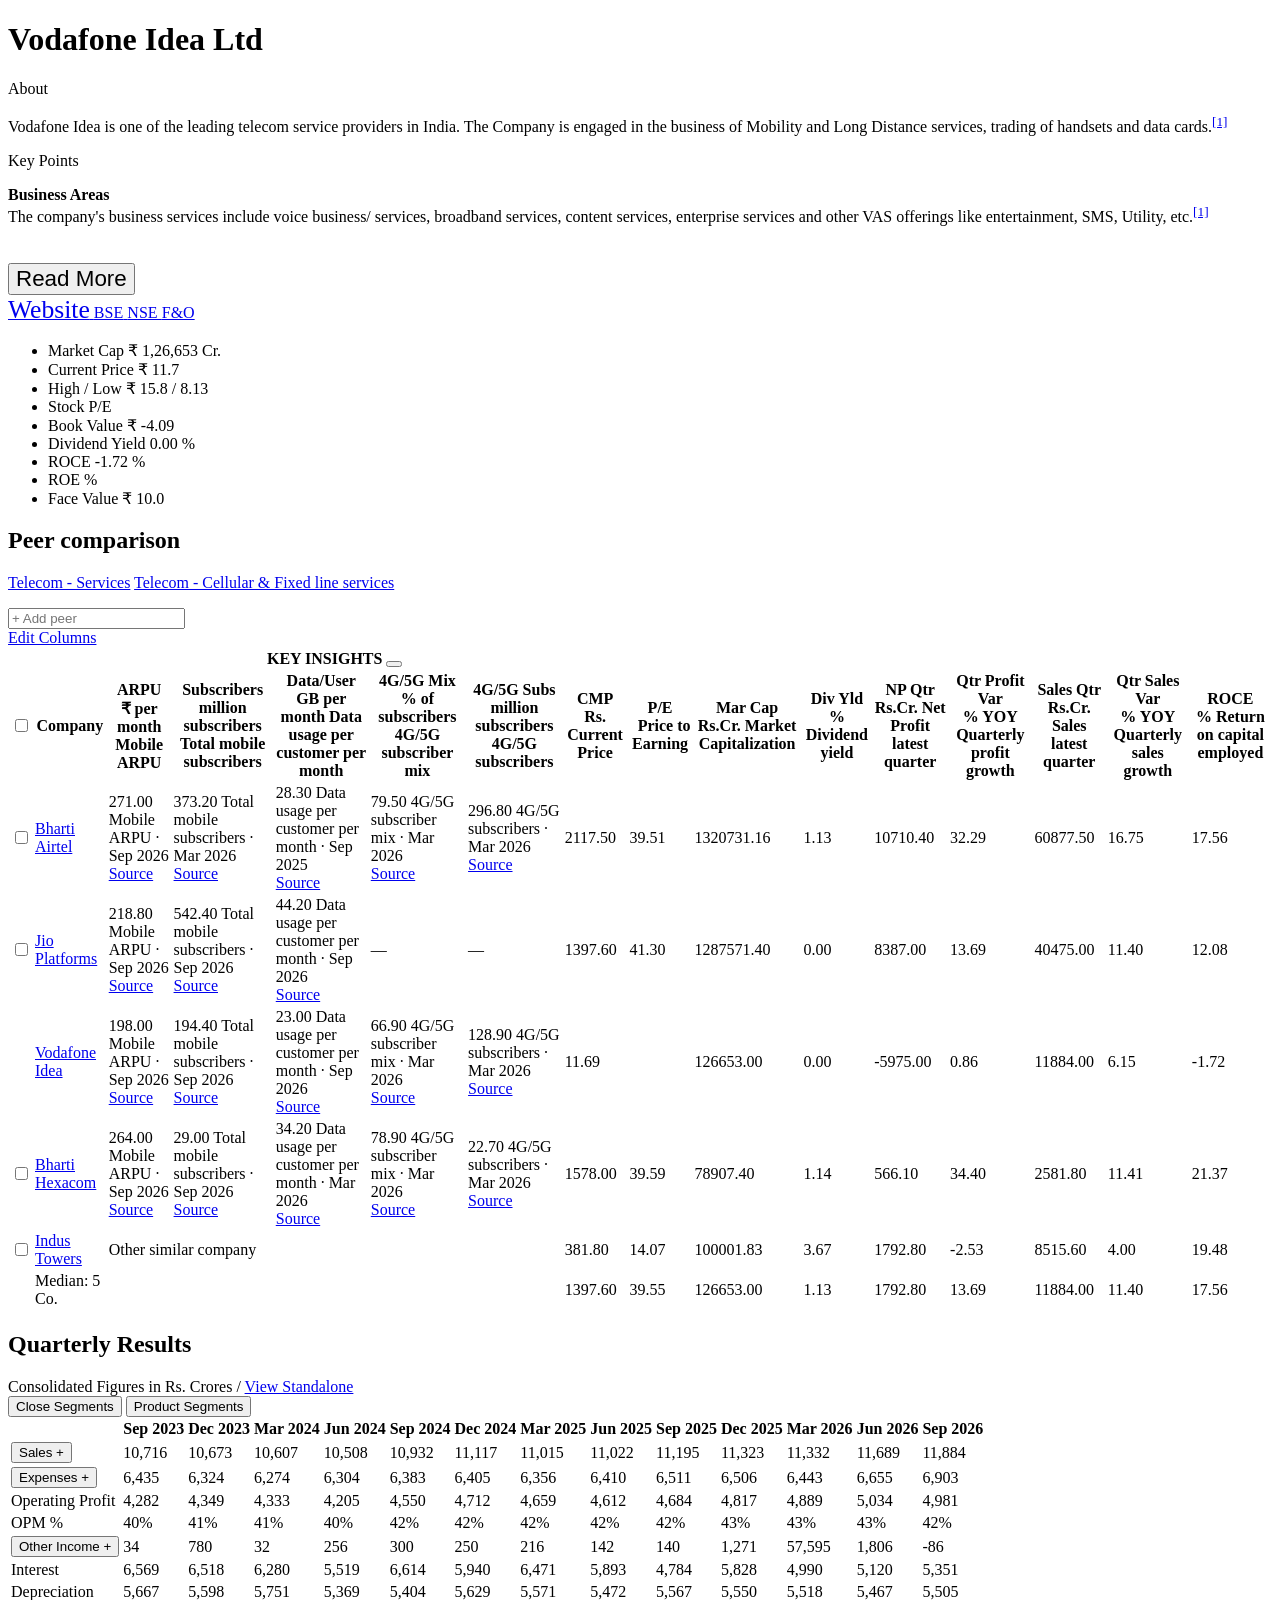
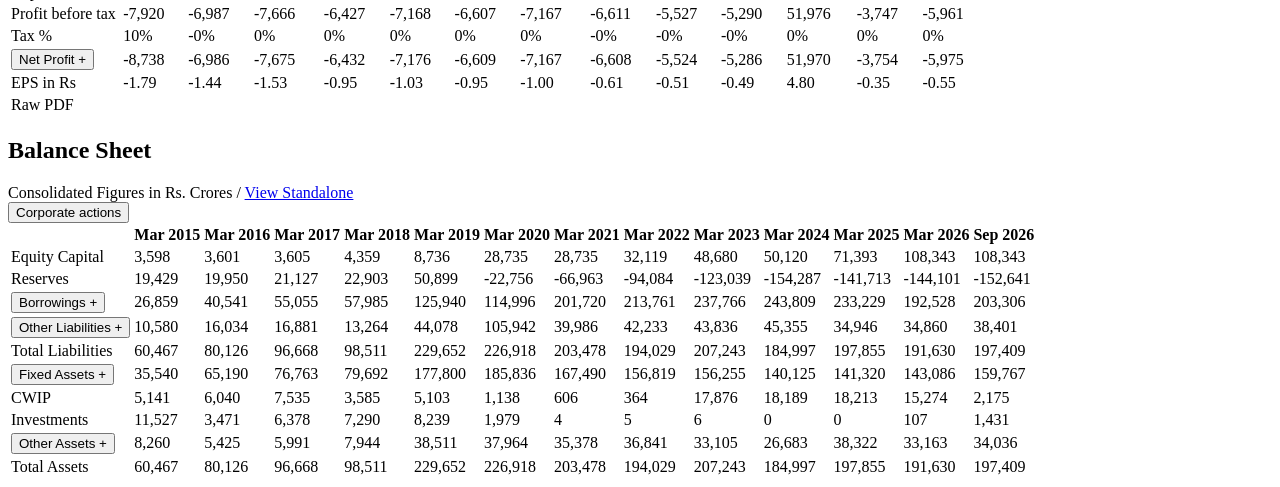
<file: backend/tests/fixtures/IDEA.html>
<!doctype html><html><head><meta charset="utf-8">
<link href="https://www.screener.in/company/IDEA/consolidated/" rel="canonical"/>
</head><body>
<h1>Vodafone Idea Ltd</h1>
<div class="company-profile">
<div class="flex flex-column" style="flex: 1 1;">
<div class="title">About</div>
<div class="sub show-more-box about" style="flex-basis: 100px"><p>Vodafone Idea is one of the leading telecom service providers in India. The Company is engaged in the business of Mobility and Long Distance services, trading of handsets and data cards.<sup><a href="https://www.bseindia.com/bseplus/AnnualReport/532822/66740532822.pdf#page=249" rel="noopener noreferrer" target="_blank">[1]</a></sup></p></div>
<div class="title">Key Points</div>
<div class="sub commentary always-show-more-box">
<p><strong>Business Areas</strong><br/>
The company's business services include voice business/ services, broadband services, content services, enterprise services and other VAS offerings like entertainment, SMS, Utility, etc.<sup><a href="https://www.bseindia.com/bseplus/AnnualReport/532822/66740532822.pdf#page=88" rel="noopener noreferrer" target="_blank">[1]</a></sup></p>
<div class="show-more-button" style="height: 20px"></div>
</div>
<button class="a upper font-weight-500 letter-spacing plausible-event-name=Key+Insight plausible-event-user=unregistered" data-is-right-modal="true" data-title="Vodafone Idea Ltd" data-url="/wiki/company/1388/commentary/v2/" onclick="Modal.openInModal(event)" style="font-size: 1.4rem" type="button">
              Read More <i class="icon-right"></i>
</button>
</div>
<div class="hide-from-tablet-landscape margin-top-20 flex-row flex-align-center gap-12-22 nowrap" style="font-weight: 500">
<a href="https://www.myvi.in/" rel="noopener noreferrer" target="_blank">
<i class="icon-link"></i>
<span style="font-size: 1.6rem;">Website</span>
</a>
<a href="https://www.bseindia.com/stock-share-price/vodafone-idea-ltd/IDEA/532822/" rel="noopener noreferrer" target="_blank">
<i class="icon-link-ext"></i>
<span class="ink-700 upper" style="letter-spacing: 0.05px;">BSE</span>
</a>
<a href="https://www.nseindia.com/get-quotes/equity?symbol=IDEA" rel="noopener noreferrer" target="_blank">
<i class="icon-link-ext"></i>
<span class="ink-700 upper" style="letter-spacing: 0.05px;">
                NSE
                
              </span>
</a>
<a href="https://www.nseindia.com/get-quotes/derivatives?symbol=IDEA" rel="noopener noreferrer" target="_blank">
<i class="icon-link-ext"></i>
<span class="ink-700 upper">F&amp;O</span>
</a>
</div>
</div>
<ul id="top-ratios">
<li class="flex flex-space-between" data-source="default">
<span class="name">
      
        Market Cap
      
    </span>
<span class="nowrap value">
        ₹
        <span class="number">1,26,653</span>
        
          Cr.
        
      </span>
</li>
<li class="flex flex-space-between" data-source="default">
<span class="name">
      
        Current Price
      
    </span>
<span class="nowrap value">
        ₹
        <span class="number">11.7</span>
</span>
</li>
<li class="flex flex-space-between" data-source="default">
<span class="name">
      
        High / Low
      
    </span>
<span class="nowrap value">₹ <span class="number">15.8</span> / <span class="number">8.13</span></span>
</li>
<li class="flex flex-space-between" data-source="default">
<span class="name">
      
        Stock P/E
      
    </span>
<span class="nowrap value">
<span class="number"></span>
</span>
</li>
<li class="flex flex-space-between" data-source="default">
<span class="name">
      
        Book Value
      
    </span>
<span class="nowrap value">
        ₹
        <span class="number">-4.09</span>
</span>
</li>
<li class="flex flex-space-between" data-source="default">
<span class="name">
      
        Dividend Yield
      
    </span>
<span class="nowrap value">
<span class="number">0.00</span>
        
          %
        
      </span>
</li>
<li class="flex flex-space-between" data-source="default">
<span class="name">
      
        ROCE
      
    </span>
<span class="nowrap value">
<span class="number">-1.72</span>
        
          %
        
      </span>
</li>
<li class="flex flex-space-between" data-source="default">
<span class="name">
      
        ROE
      
    </span>
<span class="nowrap value">
<span class="number"></span>
        
          %
        
      </span>
</li>
<li class="flex flex-space-between" data-source="default">
<span class="name">
      
        Face Value
      
    </span>
<span class="nowrap value">
        ₹
        <span class="number">10.0</span>
</span>
</li>
</ul>
<section class="card card-large" id="peers">
<h2>Peer comparison</h2>
<p class="sub margin-0">
<a href="/market/IN10/IN1001/IN100101/" target="_blank" title="Broad Industry">Telecom - Services</a>
<i class="icon-right ink-600"></i>
<a href="/market/IN10/IN1001/IN100101/IN100101001/" target="_blank" title="Industry">Telecom - Cellular &amp; Fixed line services</a>
</p>
<div class="row-hover-tooltips" id="peers-table-placeholder">
<div class="flex flex-wrap flex-align-center gap-8 margin-top-16">
<div class="flex flex-wrap flex-align-center gap-12 font-size-14">
<div class="dropdown-typeahead">
<input aria-label="Add peer" class="small" id="search-peer-comparison" placeholder="+ Add peer" type="text"/>
</div>
<div data-peer-selection="" hidden="">
<div class="flex flex-align-center gap-12">
<a class="ink-600 hover-link" data-remove-peers="" href="#"><i class="icon-trash"></i>Remove</a>
<span class="vertical-separator"></span>
<a class="font-weight-500" data-peers-comparison="" href="#">Detailed comparison <i class="icon-right"></i></a>
<span class="ink-600" data-compare-limit="" hidden="">Select up to 7 peers to compare</span>
</div>
</div>
</div>
<div class="toolbar-end flex flex-align-center gap-12 font-size-14">
<button class="button-plain sub font-weight-500 nowrap" data-show-column-group="key-insights" hidden="" onclick="Utils.toggleColumnGroup('key-insights')">
<i class="icon-eye"></i> View Key Insights
    </button>
<a class="button button-small button-secondary plausible-event-name=Edit+Columns plausible-event-user=unregistered" href="/user/columns/?next=/company/IDEA/consolidated/#peers">
<i class="icon-cog"></i>
      Edit Columns
    </a>
</div>
</div>
<div data-messages=""></div>
<div class="flex-row flex-gap-8 flex-space-between flex-align-center">
<div class="flex flex-gap-8 flex-end">

</div>
</div>
<div class="responsive-holder fill-card-width no-scroll-right" data-page-results="">
<table class="data-table text-nowrap striped mark-visited highlight-on-hover nowrap">
<thead data-column-group-names="">
<tr class="compact">
<td colspan="2"></td>
<th class="text-align-center bg-stripes bordered border-radius-12 border-bottom-radius-unset ink-700 font-size-12 font-weight-500 letter-spacing" colspan="5" data-column-group="key-insights" scope="colgroup">
                  KEY INSIGHTS
                  
                  <button aria-label="Hide Key Insights" class="button-plain sub font-size-14" onclick="Utils.toggleColumnGroup('key-insights')" title="Hide Key Insights">
<i class="icon-eye-off"></i>
</button>
</th>
<td colspan="9"></td>
</tr>
</thead>
<tbody>
<tr>
<th class="text" scope="colgroup">
<input aria-label="Select all" data-select-all="" type="checkbox"/>
</th>
<th class="text" scope="colgroup">
                
                  Company
                
              </th>
<th class="bg-stripes border-left" data-column-group="key-insights" scope="colgroup">
<span class="">
<span class="has-tooltip">
<span class="underline-link">ARPU</span>
<br/>
<span class="ink-600">₹ per month</span>
<span class="tooltip bg-base position-area-top-center">Mobile ARPU</span>
</span>
</span>
</th>
<th class="bg-stripes" data-column-group="key-insights" scope="colgroup">
<span class="">
<span class="has-tooltip">
<span class="underline-link">Subscribers</span>
<br/>
<span class="ink-600">million subscribers</span>
<span class="tooltip bg-base position-area-top-center">Total mobile subscribers</span>
</span>
</span>
</th>
<th class="bg-stripes" data-column-group="key-insights" scope="colgroup">
<span class="">
<span class="has-tooltip">
<span class="underline-link">Data/User</span>
<br/>
<span class="ink-600">GB per month</span>
<span class="tooltip bg-base position-area-top-center">Data usage per customer per month</span>
</span>
</span>
</th>
<th class="bg-stripes" data-column-group="key-insights" scope="colgroup">
<span class="">
<span class="has-tooltip">
<span class="underline-link">4G/5G Mix</span>
<br/>
<span class="ink-600">% of subscribers</span>
<span class="tooltip bg-base position-area-top-center">4G/5G subscriber mix</span>
</span>
</span>
</th>
<th class="bg-stripes border-right" data-column-group="key-insights" scope="colgroup">
<span class="">
<span class="has-tooltip">
<span class="underline-link">4G/5G Subs</span>
<br/>
<span class="ink-600">million subscribers</span>
<span class="tooltip bg-base position-area-top-center">4G/5G subscribers</span>
</span>
</span>
</th>
<th scope="colgroup">
<span class="">
<span class="has-tooltip">
<span class="underline-link">CMP</span>
<br/>
<span class="ink-600">Rs.</span>
<span class="tooltip bg-base position-area-top-center">Current Price</span>
</span>
</span>
</th>
<th scope="colgroup">
<span class="">
<span class="has-tooltip">
<span class="underline-link">P/E</span>
<br/>
<span class="ink-600"> </span>
<span class="tooltip bg-base position-area-top-center">Price to Earning</span>
</span>
</span>
</th>
<th scope="colgroup">
<span class="desc">
<span class="has-tooltip">
<span class="underline-link">Mar Cap</span>
<br/>
<span class="ink-600">Rs.Cr.</span>
<span class="tooltip bg-base position-area-top-center">Market Capitalization</span>
</span>
</span>
</th>
<th scope="colgroup">
<span class="">
<span class="has-tooltip">
<span class="underline-link">Div Yld</span>
<br/>
<span class="ink-600">%</span>
<span class="tooltip bg-base position-area-top-center">Dividend yield</span>
</span>
</span>
</th>
<th scope="colgroup">
<span class="">
<span class="has-tooltip">
<span class="underline-link">NP Qtr</span>
<br/>
<span class="ink-600">Rs.Cr.</span>
<span class="tooltip bg-base position-area-top-center">Net Profit latest quarter</span>
</span>
</span>
</th>
<th scope="colgroup">
<span class="">
<span class="has-tooltip">
<span class="underline-link">Qtr Profit Var</span>
<br/>
<span class="ink-600">%</span>
<span class="tooltip bg-base position-area-top-center">YOY Quarterly profit growth</span>
</span>
</span>
</th>
<th scope="colgroup">
<span class="">
<span class="has-tooltip">
<span class="underline-link">Sales Qtr</span>
<br/>
<span class="ink-600">Rs.Cr.</span>
<span class="tooltip bg-base position-area-top-center">Sales latest quarter</span>
</span>
</span>
</th>
<th scope="colgroup">
<span class="">
<span class="has-tooltip">
<span class="underline-link">Qtr Sales Var</span>
<br/>
<span class="ink-600">%</span>
<span class="tooltip bg-base position-area-top-center">YOY Quarterly sales growth</span>
</span>
</span>
</th>
<th scope="colgroup">
<span class="">
<span class="has-tooltip">
<span class="underline-link">ROCE</span>
<br/>
<span class="ink-600">%</span>
<span class="tooltip bg-base position-area-top-center">Return on capital employed</span>
</span>
</span>
</th>
</tr>
<tr data-row-company-id="467">
<td class="text">
<input aria-label="Select Bharti Airtel" data-select-row="" type="checkbox"/>
</td>
<td class="text">
<a href="/company/BHARTIARTL/consolidated/" target="_blank">Bharti Airtel</a>
</td>
<td class="bg-stripes border-left" data-column-group="key-insights">
<span class="inline-flex flex-align-center gap-2">
<span>271.00</span>
<span class="has-tooltip opacity-45 hover-opacity-100">
<span aria-hidden="true" class="icon-info smaller"></span>
<span class="tooltip bg-base position-area-top-center fallback-left text-align-left">
<span class="font-weight-500">Mobile ARPU · Sep 2026</span>
<span class="ink-600">
<br/>
<a class="font-weight-500" href="https://www.bseindia.com/stockinfo/AnnPdfOpen.aspx?Pname=1ff3e14f-7e97-4074-89c7-049408721c5e.pdf#page=4" rel="noopener noreferrer" target="_blank">
            Source<span aria-hidden="true" class="icon-link-ext smaller"></span>
</a>
</span>
</span>
</span>
</span>
</td>
<td class="bg-stripes" data-column-group="key-insights">
<span class="inline-flex flex-align-center gap-2">
<span>373.20</span>
<span class="has-tooltip opacity-45 hover-opacity-100">
<span aria-hidden="true" class="icon-info smaller"></span>
<span class="tooltip bg-base position-area-top-center fallback-left text-align-left">
<span class="font-weight-500">Total mobile subscribers · Mar 2026</span>
<span class="ink-600">
<br/>
<a class="font-weight-500" href="https://www.bseindia.com/stockinfo/AnnPdfOpen.aspx?Pname=f8f6a174-8601-4747-9d0d-bd6b85fe53fc.pdf#page=94" rel="noopener noreferrer" target="_blank">
            Source<span aria-hidden="true" class="icon-link-ext smaller"></span>
</a>
</span>
</span>
</span>
</span>
</td>
<td class="bg-stripes" data-column-group="key-insights">
<span class="inline-flex flex-align-center gap-2">
<span>28.30</span>
<span class="has-tooltip opacity-45 hover-opacity-100">
<span aria-hidden="true" class="icon-info smaller"></span>
<span class="tooltip bg-base position-area-top-center fallback-left text-align-left">
<span class="font-weight-500">Data usage per customer per month · Sep 2025</span>
<span class="ink-600">
<br/>
<a class="font-weight-500" href="https://www.bseindia.com/stockinfo/AnnPdfOpen.aspx?Pname=584560c2-e9d6-4895-b6a9-3ba4beb21dfb.pdf#page=47" rel="noopener noreferrer" target="_blank">
            Source<span aria-hidden="true" class="icon-link-ext smaller"></span>
</a>
</span>
</span>
</span>
</span>
</td>
<td class="bg-stripes" data-column-group="key-insights">
<span class="inline-flex flex-align-center gap-2">
<span>79.50</span>
<span class="has-tooltip opacity-45 hover-opacity-100">
<span aria-hidden="true" class="icon-info smaller"></span>
<span class="tooltip bg-base position-area-top-center fallback-left text-align-left">
<span class="font-weight-500">4G/5G subscriber mix · Mar 2026</span>
<span class="ink-600">
<br/>
<a class="font-weight-500" href="https://www.bseindia.com/stockinfo/AnnPdfOpen.aspx?Pname=f8f6a174-8601-4747-9d0d-bd6b85fe53fc.pdf#page=94" rel="noopener noreferrer" target="_blank">
            Source<span aria-hidden="true" class="icon-link-ext smaller"></span>
</a>
</span>
</span>
</span>
</span>
</td>
<td class="bg-stripes border-right" data-column-group="key-insights">
<span class="inline-flex flex-align-center gap-2">
<span>296.80</span>
<span class="has-tooltip opacity-45 hover-opacity-100">
<span aria-hidden="true" class="icon-info smaller"></span>
<span class="tooltip bg-base position-area-top-center fallback-left text-align-left">
<span class="font-weight-500">4G/5G subscribers · Mar 2026</span>
<span class="ink-600">
<br/>
<a class="font-weight-500" href="https://www.bseindia.com/stockinfo/AnnPdfOpen.aspx?Pname=f8f6a174-8601-4747-9d0d-bd6b85fe53fc.pdf#page=94" rel="noopener noreferrer" target="_blank">
            Source<span aria-hidden="true" class="icon-link-ext smaller"></span>
</a>
</span>
</span>
</span>
</span>
</td>
<td>2117.50</td><td>39.51</td><td>1320731.16</td><td>1.13</td><td>10710.40</td><td>32.29</td><td>60877.50</td><td>16.75</td><td>17.56</td>
</tr>
<tr data-row-company-id="1286266">
<td class="text">
<input aria-label="Select Jio Platforms" data-select-row="" type="checkbox"/>
</td>
<td class="text">
<a href="/company/JPL/consolidated/" target="_blank">Jio Platforms</a>
</td>
<td class="bg-stripes border-left" data-column-group="key-insights">
<span class="inline-flex flex-align-center gap-2">
<span>218.80</span>
<span class="has-tooltip opacity-45 hover-opacity-100">
<span aria-hidden="true" class="icon-info smaller"></span>
<span class="tooltip bg-base position-area-top-center fallback-left text-align-left">
<span class="font-weight-500">Mobile ARPU · Sep 2026</span>
<span class="ink-600">
<br/>
<a class="font-weight-500" href="/concalls/summary/23353859/" rel="noopener noreferrer" target="_blank">
            Source<span aria-hidden="true" class="icon-link-ext smaller"></span>
</a>
</span>
</span>
</span>
</span>
</td>
<td class="bg-stripes" data-column-group="key-insights">
<span class="inline-flex flex-align-center gap-2">
<span>542.40</span>
<span class="has-tooltip opacity-45 hover-opacity-100">
<span aria-hidden="true" class="icon-info smaller"></span>
<span class="tooltip bg-base position-area-top-center fallback-left text-align-left">
<span class="font-weight-500">Total mobile subscribers · Sep 2026</span>
<span class="ink-600">
<br/>
<a class="font-weight-500" href="/concalls/summary/23353859/" rel="noopener noreferrer" target="_blank">
            Source<span aria-hidden="true" class="icon-link-ext smaller"></span>
</a>
</span>
</span>
</span>
</span>
</td>
<td class="bg-stripes" data-column-group="key-insights">
<span class="inline-flex flex-align-center gap-2">
<span>44.20</span>
<span class="has-tooltip opacity-45 hover-opacity-100">
<span aria-hidden="true" class="icon-info smaller"></span>
<span class="tooltip bg-base position-area-top-center fallback-left text-align-left">
<span class="font-weight-500">Data usage per customer per month · Sep 2026</span>
<span class="ink-600">
<br/>
<a class="font-weight-500" href="/concalls/summary/23353859/" rel="noopener noreferrer" target="_blank">
            Source<span aria-hidden="true" class="icon-link-ext smaller"></span>
</a>
</span>
</span>
</span>
</span>
</td>
<td class="bg-stripes" data-column-group="key-insights">
<span class="inline-flex flex-align-center gap-2 ink-600">
                            —
                            <span aria-hidden="true" class="icon-info smaller invisible"></span>
</span>
</td>
<td class="bg-stripes border-right" data-column-group="key-insights">
<span class="inline-flex flex-align-center gap-2 ink-600">
                            —
                            <span aria-hidden="true" class="icon-info smaller invisible"></span>
</span>
</td>
<td>1397.60</td><td>41.30</td><td>1287571.40</td><td>0.00</td><td>8387.00</td><td>13.69</td><td>40475.00</td><td>11.40</td><td>12.08</td>
</tr>
<tr data-row-company-id="1388">
<td class="text">
</td>
<td class="text">
<a href="/company/IDEA/consolidated/" target="_blank">Vodafone Idea</a>
</td>
<td class="bg-stripes border-left" data-column-group="key-insights">
<span class="inline-flex flex-align-center gap-2">
<span>198.00</span>
<span class="has-tooltip opacity-45 hover-opacity-100">
<span aria-hidden="true" class="icon-info smaller"></span>
<span class="tooltip bg-base position-area-top-center fallback-left text-align-left">
<span class="font-weight-500">Mobile ARPU · Sep 2026</span>
<span class="ink-600">
<br/>
<a class="font-weight-500" href="https://www.bseindia.com/stockinfo/AnnPdfOpen.aspx?Pname=14457487-fa05-4bd0-8df5-23eb5f06c8d2.pdf#page=20" rel="noopener noreferrer" target="_blank">
            Source<span aria-hidden="true" class="icon-link-ext smaller"></span>
</a>
</span>
</span>
</span>
</span>
</td>
<td class="bg-stripes" data-column-group="key-insights">
<span class="inline-flex flex-align-center gap-2">
<span>194.40</span>
<span class="has-tooltip opacity-45 hover-opacity-100">
<span aria-hidden="true" class="icon-info smaller"></span>
<span class="tooltip bg-base position-area-top-center fallback-left text-align-left">
<span class="font-weight-500">Total mobile subscribers · Sep 2026</span>
<span class="ink-600">
<br/>
<a class="font-weight-500" href="https://www.bseindia.com/stockinfo/AnnPdfOpen.aspx?Pname=14457487-fa05-4bd0-8df5-23eb5f06c8d2.pdf#page=20" rel="noopener noreferrer" target="_blank">
            Source<span aria-hidden="true" class="icon-link-ext smaller"></span>
</a>
</span>
</span>
</span>
</span>
</td>
<td class="bg-stripes" data-column-group="key-insights">
<span class="inline-flex flex-align-center gap-2">
<span>23.00</span>
<span class="has-tooltip opacity-45 hover-opacity-100">
<span aria-hidden="true" class="icon-info smaller"></span>
<span class="tooltip bg-base position-area-top-center fallback-left text-align-left">
<span class="font-weight-500">Data usage per customer per month · Sep 2026</span>
<span class="ink-600">
<br/>
<a class="font-weight-500" href="https://www.bseindia.com/stockinfo/AnnPdfOpen.aspx?Pname=14457487-fa05-4bd0-8df5-23eb5f06c8d2.pdf#page=20" rel="noopener noreferrer" target="_blank">
            Source<span aria-hidden="true" class="icon-link-ext smaller"></span>
</a>
</span>
</span>
</span>
</span>
</td>
<td class="bg-stripes" data-column-group="key-insights">
<span class="inline-flex flex-align-center gap-2">
<span>66.90</span>
<span class="has-tooltip opacity-45 hover-opacity-100">
<span aria-hidden="true" class="icon-info smaller"></span>
<span class="tooltip bg-base position-area-top-center fallback-left text-align-left">
<span class="font-weight-500">4G/5G subscriber mix · Mar 2026</span>
<span class="ink-600">
<br/>
<a class="font-weight-500" href="https://www.bseindia.com/stockinfo/AnnPdfOpen.aspx?Pname=34c923d0-d5da-47f9-835e-cfd23545a462.pdf#page=4" rel="noopener noreferrer" target="_blank">
            Source<span aria-hidden="true" class="icon-link-ext smaller"></span>
</a>
</span>
</span>
</span>
</span>
</td>
<td class="bg-stripes border-right" data-column-group="key-insights">
<span class="inline-flex flex-align-center gap-2">
<span>128.90</span>
<span class="has-tooltip opacity-45 hover-opacity-100">
<span aria-hidden="true" class="icon-info smaller"></span>
<span class="tooltip bg-base position-area-top-center fallback-left text-align-left">
<span class="font-weight-500">4G/5G subscribers · Mar 2026</span>
<span class="ink-600">
<br/>
<a class="font-weight-500" href="https://www.bseindia.com/stockinfo/AnnPdfOpen.aspx?Pname=739cf2b4-25b5-42d6-861a-6c1d85da1e4a.pdf#page=17" rel="noopener noreferrer" target="_blank">
            Source<span aria-hidden="true" class="icon-link-ext smaller"></span>
</a>
</span>
</span>
</span>
</span>
</td>
<td>11.69</td><td></td><td>126653.00</td><td>0.00</td><td>-5975.00</td><td>0.86</td><td>11884.00</td><td>6.15</td><td>-1.72</td>
</tr>
<tr data-row-company-id="1284744">
<td class="text">
<input aria-label="Select Bharti Hexacom" data-select-row="" type="checkbox"/>
</td>
<td class="text">
<a href="/company/BHARTIHEXA/" target="_blank">Bharti Hexacom</a>
</td>
<td class="bg-stripes border-left" data-column-group="key-insights">
<span class="inline-flex flex-align-center gap-2">
<span>264.00</span>
<span class="has-tooltip opacity-45 hover-opacity-100">
<span aria-hidden="true" class="icon-info smaller"></span>
<span class="tooltip bg-base position-area-top-center fallback-left text-align-left">
<span class="font-weight-500">Mobile ARPU · Sep 2026</span>
<span class="ink-600">
<br/>
<a class="font-weight-500" href="https://www.bseindia.com/stockinfo/AnnPdfOpen.aspx?Pname=33743966-01ee-43c3-b002-d7b32ec0ba27.pdf#page=15" rel="noopener noreferrer" target="_blank">
            Source<span aria-hidden="true" class="icon-link-ext smaller"></span>
</a>
</span>
</span>
</span>
</span>
</td>
<td class="bg-stripes" data-column-group="key-insights">
<span class="inline-flex flex-align-center gap-2">
<span>29.00</span>
<span class="has-tooltip opacity-45 hover-opacity-100">
<span aria-hidden="true" class="icon-info smaller"></span>
<span class="tooltip bg-base position-area-top-center fallback-left text-align-left">
<span class="font-weight-500">Total mobile subscribers · Sep 2026</span>
<span class="ink-600">
<br/>
<a class="font-weight-500" href="https://www.bseindia.com/stockinfo/AnnPdfOpen.aspx?Pname=33743966-01ee-43c3-b002-d7b32ec0ba27.pdf#page=15" rel="noopener noreferrer" target="_blank">
            Source<span aria-hidden="true" class="icon-link-ext smaller"></span>
</a>
</span>
</span>
</span>
</span>
</td>
<td class="bg-stripes" data-column-group="key-insights">
<span class="inline-flex flex-align-center gap-2">
<span>34.20</span>
<span class="has-tooltip opacity-45 hover-opacity-100">
<span aria-hidden="true" class="icon-info smaller"></span>
<span class="tooltip bg-base position-area-top-center fallback-left text-align-left">
<span class="font-weight-500">Data usage per customer per month · Mar 2026</span>
<span class="ink-600">
<br/>
<a class="font-weight-500" href="https://www.bseindia.com/stockinfo/AnnPdfOpen.aspx?Pname=1c3c780a-30e2-429b-8214-92c8f16f8175.pdf#page=23" rel="noopener noreferrer" target="_blank">
            Source<span aria-hidden="true" class="icon-link-ext smaller"></span>
</a>
</span>
</span>
</span>
</span>
</td>
<td class="bg-stripes" data-column-group="key-insights">
<span class="inline-flex flex-align-center gap-2">
<span>78.90</span>
<span class="has-tooltip opacity-45 hover-opacity-100">
<span aria-hidden="true" class="icon-info smaller"></span>
<span class="tooltip bg-base position-area-top-center fallback-left text-align-left">
<span class="font-weight-500">4G/5G subscriber mix · Mar 2026</span>
<span class="ink-600">
<br/>
<a class="font-weight-500" href="https://www.bseindia.com/stockinfo/AnnPdfOpen.aspx?Pname=1c3c780a-30e2-429b-8214-92c8f16f8175.pdf#page=30" rel="noopener noreferrer" target="_blank">
            Source<span aria-hidden="true" class="icon-link-ext smaller"></span>
</a>
</span>
</span>
</span>
</span>
</td>
<td class="bg-stripes border-right" data-column-group="key-insights">
<span class="inline-flex flex-align-center gap-2">
<span>22.70</span>
<span class="has-tooltip opacity-45 hover-opacity-100">
<span aria-hidden="true" class="icon-info smaller"></span>
<span class="tooltip bg-base position-area-top-center fallback-left text-align-left">
<span class="font-weight-500">4G/5G subscribers · Mar 2026</span>
<span class="ink-600">
<br/>
<a class="font-weight-500" href="https://www.bseindia.com/stockinfo/AnnPdfOpen.aspx?Pname=1c3c780a-30e2-429b-8214-92c8f16f8175.pdf#page=30" rel="noopener noreferrer" target="_blank">
            Source<span aria-hidden="true" class="icon-link-ext smaller"></span>
</a>
</span>
</span>
</span>
</span>
</td>
<td>1578.00</td><td>39.59</td><td>78907.40</td><td>1.14</td><td>566.10</td><td>34.40</td><td>2581.80</td><td>11.41</td><td>21.37</td>
</tr>
<tr class="row-group-start" data-row-company-id="244384">
<td class="text">
<input aria-label="Select Indus Towers" data-select-row="" type="checkbox"/>
</td>
<td class="text">
<a href="/company/INDUSTOWER/consolidated/" target="_blank">Indus Towers</a>
</td>
<td class="bg-stripes border-left border-right text-align-center text-wrap-balance row-group-label" colspan="5" data-column-group="key-insights" rowspan="1" title="Key insights shown for close peers only">
<span class="ink-700 font-weight-500">Other similar company</span>
</td>
<td>381.80</td><td>14.07</td><td>100001.83</td><td>3.67</td><td>1792.80</td><td>-2.53</td><td>8515.60</td><td>4.00</td><td>19.48</td>
</tr>
</tbody>
<tfoot>
<tr>
<td></td>
<td class="text">Median: 5 Co.</td>
<td class="bg-stripes border-left" data-column-group="key-insights">
</td>
<td class="bg-stripes" data-column-group="key-insights">
</td>
<td class="bg-stripes" data-column-group="key-insights">
</td>
<td class="bg-stripes" data-column-group="key-insights">
</td>
<td class="bg-stripes border-right" data-column-group="key-insights">
</td>
<td>
                  
                  
                    1397.60
                  
                </td>
<td>
                  
                  
                    39.55
                  
                </td>
<td>
                  
                  
                    126653.00
                  
                </td>
<td>
                  
                  
                    1.13
                  
                </td>
<td>
                  
                  
                    1792.80
                  
                </td>
<td>
                  
                  
                    13.69
                  
                </td>
<td>
                  
                  
                    11884.00
                  
                </td>
<td>
                  
                  
                    11.40
                  
                </td>
<td>
                  
                  
                    17.56
                  
                </td>
</tr>
</tfoot>
</table>
</div>
</div>
</section>
<section class="card card-large" id="quarters">
<div class="flex-row flex-space-between gap-16">
<div>
<h2>Quarterly Results</h2>
<p class="sub" style="margin: 0;">
    
      Consolidated
      Figures in Rs. Crores
      /
      <a class="" href="/company/IDEA/#quarters">View Standalone</a>
</p>
</div>
<div class="flex flex-wrap gap-8 flex-align-center" style="justify-content: flex-end">
<button class="button-small hidden" data-segment-button-close="" onclick="Segment.closeSegments('quarters')">
<i class="icon-cancel"></i>
    Close Segments
  </button>
<button class="button-small button-secondary plausible-event-name=Segment+Results plausible-event-user=unregistered" data-segment-button="1" onclick="Segment.showSegment('quarters', '1')">
<i class="icon-chart-pie"></i>
      Product Segments
    </button>
</div>
</div>
<div class="responsive-holder hidden" data-segment-table=""></div>
<div class="responsive-holder fill-card-width" data-result-table="">
<table class="data-table responsive-text-nowrap">
<thead>
<tr>
<th class="text"></th>
<th class="highlight-cell" data-date-key="2023-09-30">
            Sep 2023
            
            
            
          </th>
<th class="" data-date-key="2023-12-31">
            Dec 2023
            
            
            
          </th>
<th class="" data-date-key="2024-03-31">
            Mar 2024
            
            
            
          </th>
<th class="" data-date-key="2024-06-30">
            Jun 2024
            
            
            
          </th>
<th class="highlight-cell" data-date-key="2024-09-30">
            Sep 2024
            
            
            
          </th>
<th class="" data-date-key="2024-12-31">
            Dec 2024
            
            
            
          </th>
<th class="" data-date-key="2025-03-31">
            Mar 2025
            
            
            
          </th>
<th class="" data-date-key="2025-06-30">
            Jun 2025
            
            
            
          </th>
<th class="highlight-cell" data-date-key="2025-09-30">
            Sep 2025
            
            
            
          </th>
<th class="" data-date-key="2025-12-31">
            Dec 2025
            
            
            
          </th>
<th class="" data-date-key="2026-03-31">
            Mar 2026
            
            
            
          </th>
<th class="" data-date-key="2026-06-30">
            Jun 2026
            
            
            
          </th>
<th class="highlight-cell" data-date-key="2026-09-30">
            Sep 2026
            
            
            
          </th>
</tr>
</thead>
<tbody>
<tr class="stripe">
<td class="text">
<button aria-expanded="false" class="button-plain" data-sales-growth-toggle="" onclick="Company.toggleSalesGrowth()">
                    Sales <span class="blue-icon">+</span>
</button>
</td>
<td class="highlight-cell">
                  
                    10,716
                  
                </td>
<td class="">
                  
                    10,673
                  
                </td>
<td class="">
                  
                    10,607
                  
                </td>
<td class="">
                  
                    10,508
                  
                </td>
<td class="highlight-cell">
                  
                    10,932
                  
                </td>
<td class="">
                  
                    11,117
                  
                </td>
<td class="">
                  
                    11,015
                  
                </td>
<td class="">
                  
                    11,022
                  
                </td>
<td class="highlight-cell">
                  
                    11,195
                  
                </td>
<td class="">
                  
                    11,323
                  
                </td>
<td class="">
                  
                    11,332
                  
                </td>
<td class="">
                  
                    11,689
                  
                </td>
<td class="highlight-cell">
                  
                    11,884
                  
                </td>
</tr>
<tr class="stripe compact font-size-13" data-sales-growth="" hidden="">
<td class="text ink-600">YoY Sales growth</td>
<td class="highlight-cell font-weight-500 up">
                      +1%
                    </td>
<td class="font-weight-500 up">
                      +0%
                    </td>
<td class="font-weight-500 up">
                      +1%
                    </td>
<td class="font-weight-500 down">
                      -1%
                    </td>
<td class="highlight-cell font-weight-500 up">
                      +2%
                    </td>
<td class="font-weight-500 up">
                      +4%
                    </td>
<td class="font-weight-500 up">
                      +4%
                    </td>
<td class="font-weight-500 up">
                      +5%
                    </td>
<td class="highlight-cell font-weight-500 up">
                      +2%
                    </td>
<td class="font-weight-500 up">
                      +2%
                    </td>
<td class="font-weight-500 up">
                      +3%
                    </td>
<td class="font-weight-500 up">
                      +6%
                    </td>
<td class="highlight-cell font-weight-500 up">
                      +6%
                    </td>
</tr>
<tr class="">
<td class="text">
<button class="button-plain" onclick="Company.showSchedule('Expenses', 'quarters', this)">
                    Expenses <span class="blue-icon">+</span>
</button>
</td>
<td class="highlight-cell">
                  
                    6,435
                  
                </td>
<td class="">
                  
                    6,324
                  
                </td>
<td class="">
                  
                    6,274
                  
                </td>
<td class="">
                  
                    6,304
                  
                </td>
<td class="highlight-cell">
                  
                    6,383
                  
                </td>
<td class="">
                  
                    6,405
                  
                </td>
<td class="">
                  
                    6,356
                  
                </td>
<td class="">
                  
                    6,410
                  
                </td>
<td class="highlight-cell">
                  
                    6,511
                  
                </td>
<td class="">
                  
                    6,506
                  
                </td>
<td class="">
                  
                    6,443
                  
                </td>
<td class="">
                  
                    6,655
                  
                </td>
<td class="highlight-cell">
                  
                    6,903
                  
                </td>
</tr>
<tr class="stripe strong">
<td class="text">
                
                  Operating Profit
                
                
                  
                
              </td>
<td class="highlight-cell">
                  
                    4,282
                  
                </td>
<td class="">
                  
                    4,349
                  
                </td>
<td class="">
                  
                    4,333
                  
                </td>
<td class="">
                  
                    4,205
                  
                </td>
<td class="highlight-cell">
                  
                    4,550
                  
                </td>
<td class="">
                  
                    4,712
                  
                </td>
<td class="">
                  
                    4,659
                  
                </td>
<td class="">
                  
                    4,612
                  
                </td>
<td class="highlight-cell">
                  
                    4,684
                  
                </td>
<td class="">
                  
                    4,817
                  
                </td>
<td class="">
                  
                    4,889
                  
                </td>
<td class="">
                  
                    5,034
                  
                </td>
<td class="highlight-cell">
                  
                    4,981
                  
                </td>
</tr>
<tr class="">
<td class="text">
                
                  OPM %
                
                
                  
                
              </td>
<td class="highlight-cell">
                  
                    40%
                  
                </td>
<td class="">
                  
                    41%
                  
                </td>
<td class="">
                  
                    41%
                  
                </td>
<td class="">
                  
                    40%
                  
                </td>
<td class="highlight-cell">
                  
                    42%
                  
                </td>
<td class="">
                  
                    42%
                  
                </td>
<td class="">
                  
                    42%
                  
                </td>
<td class="">
                  
                    42%
                  
                </td>
<td class="highlight-cell">
                  
                    42%
                  
                </td>
<td class="">
                  
                    43%
                  
                </td>
<td class="">
                  
                    43%
                  
                </td>
<td class="">
                  
                    43%
                  
                </td>
<td class="highlight-cell">
                  
                    42%
                  
                </td>
</tr>
<tr class="stripe">
<td class="text">
<button class="button-plain" onclick="Company.showSchedule('Other Income', 'quarters', this)">
                    Other Income <span class="blue-icon">+</span>
</button>
</td>
<td class="highlight-cell">
                  
                    34
                  
                </td>
<td class="">
                  
                    780
                  
                </td>
<td class="">
                  
                    32
                  
                </td>
<td class="">
                  
                    256
                  
                </td>
<td class="highlight-cell">
                  
                    300
                  
                </td>
<td class="">
                  
                    250
                  
                </td>
<td class="">
                  
                    216
                  
                </td>
<td class="">
                  
                    142
                  
                </td>
<td class="highlight-cell">
                  
                    140
                  
                </td>
<td class="">
                  
                    1,271
                  
                </td>
<td class="">
                  
                    57,595
                  
                </td>
<td class="">
                  
                    1,806
                  
                </td>
<td class="highlight-cell">
                  
                    -86
                  
                </td>
</tr>
<tr class="">
<td class="text">
                
                  Interest
                
                
                  
                
              </td>
<td class="highlight-cell">
                  
                    6,569
                  
                </td>
<td class="">
                  
                    6,518
                  
                </td>
<td class="">
                  
                    6,280
                  
                </td>
<td class="">
                  
                    5,519
                  
                </td>
<td class="highlight-cell">
                  
                    6,614
                  
                </td>
<td class="">
                  
                    5,940
                  
                </td>
<td class="">
                  
                    6,471
                  
                </td>
<td class="">
                  
                    5,893
                  
                </td>
<td class="highlight-cell">
                  
                    4,784
                  
                </td>
<td class="">
                  
                    5,828
                  
                </td>
<td class="">
                  
                    4,990
                  
                </td>
<td class="">
                  
                    5,120
                  
                </td>
<td class="highlight-cell">
                  
                    5,351
                  
                </td>
</tr>
<tr class="stripe">
<td class="text">
                
                  Depreciation
                
                
                  
                
              </td>
<td class="highlight-cell">
                  
                    5,667
                  
                </td>
<td class="">
                  
                    5,598
                  
                </td>
<td class="">
                  
                    5,751
                  
                </td>
<td class="">
                  
                    5,369
                  
                </td>
<td class="highlight-cell">
                  
                    5,404
                  
                </td>
<td class="">
                  
                    5,629
                  
                </td>
<td class="">
                  
                    5,571
                  
                </td>
<td class="">
                  
                    5,472
                  
                </td>
<td class="highlight-cell">
                  
                    5,567
                  
                </td>
<td class="">
                  
                    5,550
                  
                </td>
<td class="">
                  
                    5,518
                  
                </td>
<td class="">
                  
                    5,467
                  
                </td>
<td class="highlight-cell">
                  
                    5,505
                  
                </td>
</tr>
<tr class="strong">
<td class="text">
                
                  Profit before tax
                
                
                  
                
              </td>
<td class="highlight-cell">
                  
                    -7,920
                  
                </td>
<td class="">
                  
                    -6,987
                  
                </td>
<td class="">
                  
                    -7,666
                  
                </td>
<td class="">
                  
                    -6,427
                  
                </td>
<td class="highlight-cell">
                  
                    -7,168
                  
                </td>
<td class="">
                  
                    -6,607
                  
                </td>
<td class="">
                  
                    -7,167
                  
                </td>
<td class="">
                  
                    -6,611
                  
                </td>
<td class="highlight-cell">
                  
                    -5,527
                  
                </td>
<td class="">
                  
                    -5,290
                  
                </td>
<td class="">
                  
                    51,976
                  
                </td>
<td class="">
                  
                    -3,747
                  
                </td>
<td class="highlight-cell">
                  
                    -5,961
                  
                </td>
</tr>
<tr class="stripe">
<td class="text">
                
                  Tax %
                
                
                  
                
              </td>
<td class="highlight-cell">
                  
                    10%
                  
                </td>
<td class="">
                  
                    -0%
                  
                </td>
<td class="">
                  
                    0%
                  
                </td>
<td class="">
                  
                    0%
                  
                </td>
<td class="highlight-cell">
                  
                    0%
                  
                </td>
<td class="">
                  
                    0%
                  
                </td>
<td class="">
                  
                    0%
                  
                </td>
<td class="">
                  
                    -0%
                  
                </td>
<td class="highlight-cell">
                  
                    -0%
                  
                </td>
<td class="">
                  
                    -0%
                  
                </td>
<td class="">
                  
                    0%
                  
                </td>
<td class="">
                  
                    0%
                  
                </td>
<td class="highlight-cell">
                  
                    0%
                  
                </td>
</tr>
<tr class="strong">
<td class="text">
<button class="button-plain" onclick="Company.showSchedule('Net Profit', 'quarters', this)">
                    Net Profit <span class="blue-icon">+</span>
</button>
</td>
<td class="highlight-cell">
                  
                    -8,738
                  
                </td>
<td class="">
                  
                    -6,986
                  
                </td>
<td class="">
                  
                    -7,675
                  
                </td>
<td class="">
                  
                    -6,432
                  
                </td>
<td class="highlight-cell">
                  
                    -7,176
                  
                </td>
<td class="">
                  
                    -6,609
                  
                </td>
<td class="">
                  
                    -7,167
                  
                </td>
<td class="">
                  
                    -6,608
                  
                </td>
<td class="highlight-cell">
                  
                    -5,524
                  
                </td>
<td class="">
                  
                    -5,286
                  
                </td>
<td class="">
                  
                    51,970
                  
                </td>
<td class="">
                  
                    -3,754
                  
                </td>
<td class="highlight-cell">
                  
                    -5,975
                  
                </td>
</tr>
<tr class="stripe">
<td class="text">
                
                  EPS in Rs
                
                
                  
                
              </td>
<td class="highlight-cell">
                  
                    -1.79
                  
                </td>
<td class="">
                  
                    -1.44
                  
                </td>
<td class="">
                  
                    -1.53
                  
                </td>
<td class="">
                  
                    -0.95
                  
                </td>
<td class="highlight-cell">
                  
                    -1.03
                  
                </td>
<td class="">
                  
                    -0.95
                  
                </td>
<td class="">
                  
                    -1.00
                  
                </td>
<td class="">
                  
                    -0.61
                  
                </td>
<td class="highlight-cell">
                  
                    -0.51
                  
                </td>
<td class="">
                  
                    -0.49
                  
                </td>
<td class="">
                  
                    4.80
                  
                </td>
<td class="">
                  
                    -0.35
                  
                </td>
<td class="highlight-cell">
                  
                    -0.55
                  
                </td>
</tr>
<tr class="font-size-14 ink-600">
<td class="text ink-600">Raw PDF</td>
<td class="hover-link highlight-cell">
<a aria-label="Raw PDF" class="plausible-event-name=Quarterly+PDF plausible-event-user=unregistered" href="/company/source/quarter/1388/9/2023/" rel="noopener noreferrer" target="_blank">
<i class="icon-file-pdf ink-600-link"></i>
</a>
</td>
<td class="hover-link">
<a aria-label="Raw PDF" class="plausible-event-name=Quarterly+PDF plausible-event-user=unregistered" href="/company/source/quarter/1388/12/2023/" rel="noopener noreferrer" target="_blank">
<i class="icon-file-pdf ink-600-link"></i>
</a>
</td>
<td class="hover-link">
<a aria-label="Raw PDF" class="plausible-event-name=Quarterly+PDF plausible-event-user=unregistered" href="/company/source/quarter/1388/3/2024/" rel="noopener noreferrer" target="_blank">
<i class="icon-file-pdf ink-600-link"></i>
</a>
</td>
<td class="hover-link">
<a aria-label="Raw PDF" class="plausible-event-name=Quarterly+PDF plausible-event-user=unregistered" href="/company/source/quarter/1388/6/2024/" rel="noopener noreferrer" target="_blank">
<i class="icon-file-pdf ink-600-link"></i>
</a>
</td>
<td class="hover-link highlight-cell">
<a aria-label="Raw PDF" class="plausible-event-name=Quarterly+PDF plausible-event-user=unregistered" href="/company/source/quarter/1388/9/2024/" rel="noopener noreferrer" target="_blank">
<i class="icon-file-pdf ink-600-link"></i>
</a>
</td>
<td class="hover-link">
<a aria-label="Raw PDF" class="plausible-event-name=Quarterly+PDF plausible-event-user=unregistered" href="/company/source/quarter/1388/12/2024/" rel="noopener noreferrer" target="_blank">
<i class="icon-file-pdf ink-600-link"></i>
</a>
</td>
<td class="hover-link">
<a aria-label="Raw PDF" class="plausible-event-name=Quarterly+PDF plausible-event-user=unregistered" href="/company/source/quarter/1388/3/2025/" rel="noopener noreferrer" target="_blank">
<i class="icon-file-pdf ink-600-link"></i>
</a>
</td>
<td class="hover-link">
<a aria-label="Raw PDF" class="plausible-event-name=Quarterly+PDF plausible-event-user=unregistered" href="/company/source/quarter/1388/6/2025/" rel="noopener noreferrer" target="_blank">
<i class="icon-file-pdf ink-600-link"></i>
</a>
</td>
<td class="hover-link highlight-cell">
<a aria-label="Raw PDF" class="plausible-event-name=Quarterly+PDF plausible-event-user=unregistered" href="/company/source/quarter/1388/9/2025/" rel="noopener noreferrer" target="_blank">
<i class="icon-file-pdf ink-600-link"></i>
</a>
</td>
<td class="hover-link">
<a aria-label="Raw PDF" class="plausible-event-name=Quarterly+PDF plausible-event-user=unregistered" href="/company/source/quarter/1388/12/2025/" rel="noopener noreferrer" target="_blank">
<i class="icon-file-pdf ink-600-link"></i>
</a>
</td>
<td class="hover-link">
<a aria-label="Raw PDF" class="plausible-event-name=Quarterly+PDF plausible-event-user=unregistered" href="/company/source/quarter/1388/3/2026/" rel="noopener noreferrer" target="_blank">
<i class="icon-file-pdf ink-600-link"></i>
</a>
</td>
<td class="hover-link">
<a aria-label="Raw PDF" class="plausible-event-name=Quarterly+PDF plausible-event-user=unregistered" href="/company/source/quarter/1388/6/2026/" rel="noopener noreferrer" target="_blank">
<i class="icon-file-pdf ink-600-link"></i>
</a>
</td>
<td class="hover-link highlight-cell">
<a aria-label="Raw PDF" class="plausible-event-name=Quarterly+PDF plausible-event-user=unregistered" href="/company/source/quarter/1388/9/2026/" rel="noopener noreferrer" target="_blank">
<i class="icon-file-pdf ink-600-link"></i>
</a>
</td>
</tr>
</tbody>
</table>
</div>
</section>
<section class="card card-large" id="balance-sheet">
<div class="flex-row flex-space-between gap-16">
<div>
<h2>Balance Sheet</h2>
<p class="sub" style="margin: 0;">
    
      Consolidated
      Figures in Rs. Crores
      /
      <a class="" href="/company/IDEA/#balance-sheet">View Standalone</a>
</p>
</div>
<div class="flex flex-align-center">
<button class="button-small button-secondary plausible-event-name=Corporate+Actions plausible-event-user=unregistered" data-title="Corporate actions" data-url="/company/actions/1388/" onclick="Modal.openInModal(event)" type="button">Corporate actions</button>
</div>
</div>
<div class="responsive-holder fill-card-width" data-result-table="">
<table class="data-table responsive-text-nowrap">
<thead>
<tr>
<th class="text"></th>
<th class="" data-date-key="2015-03-31">
            Mar 2015
            
            
            
          </th>
<th class="" data-date-key="2016-03-31">
            Mar 2016
            
            
            
          </th>
<th class="" data-date-key="2017-03-31">
            Mar 2017
            
            
            
          </th>
<th class="" data-date-key="2018-03-31">
            Mar 2018
            
            
            
          </th>
<th class="" data-date-key="2019-03-31">
            Mar 2019
            
            
            
          </th>
<th class="" data-date-key="2020-03-31">
            Mar 2020
            
            
            
          </th>
<th class="" data-date-key="2021-03-31">
            Mar 2021
            
            
            
          </th>
<th class="" data-date-key="2022-03-31">
            Mar 2022
            
            
            
          </th>
<th class="" data-date-key="2023-03-31">
            Mar 2023
            
            
            
          </th>
<th class="" data-date-key="2024-03-31">
            Mar 2024
            
            
            
          </th>
<th class="" data-date-key="2025-03-31">
            Mar 2025
            
            
            
          </th>
<th class="" data-date-key="2026-03-31">
            Mar 2026
            
            
            
          </th>
<th class="" data-date-key="2026-09-30">
            Sep 2026
            
            
            
          </th>
</tr>
</thead>
<tbody>
<tr class="stripe">
<td class="text">
                
                  Equity Capital
                
                
                  
                
              </td>
<td class="">
                  
                    3,598
                  
                </td>
<td class="">
                  
                    3,601
                  
                </td>
<td class="">
                  
                    3,605
                  
                </td>
<td class="">
                  
                    4,359
                  
                </td>
<td class="">
                  
                    8,736
                  
                </td>
<td class="">
                  
                    28,735
                  
                </td>
<td class="">
                  
                    28,735
                  
                </td>
<td class="">
                  
                    32,119
                  
                </td>
<td class="">
                  
                    48,680
                  
                </td>
<td class="">
                  
                    50,120
                  
                </td>
<td class="">
                  
                    71,393
                  
                </td>
<td class="">
                  
                    108,343
                  
                </td>
<td class="">
                  
                    108,343
                  
                </td>
</tr>
<tr class="">
<td class="text">
                
                  Reserves
                
                
                  
                
              </td>
<td class="">
                  
                    19,429
                  
                </td>
<td class="">
                  
                    19,950
                  
                </td>
<td class="">
                  
                    21,127
                  
                </td>
<td class="">
                  
                    22,903
                  
                </td>
<td class="">
                  
                    50,899
                  
                </td>
<td class="">
                  
                    -22,756
                  
                </td>
<td class="">
                  
                    -66,963
                  
                </td>
<td class="">
                  
                    -94,084
                  
                </td>
<td class="">
                  
                    -123,039
                  
                </td>
<td class="">
                  
                    -154,287
                  
                </td>
<td class="">
                  
                    -141,713
                  
                </td>
<td class="">
                  
                    -144,101
                  
                </td>
<td class="">
                  
                    -152,641
                  
                </td>
</tr>
<tr class="stripe">
<td class="text">
<button class="button-plain" onclick="Company.showSchedule('Borrowings', 'balance-sheet', this)">
                    Borrowings <span class="blue-icon">+</span>
</button>
</td>
<td class="">
                  
                    26,859
                  
                </td>
<td class="">
                  
                    40,541
                  
                </td>
<td class="">
                  
                    55,055
                  
                </td>
<td class="">
                  
                    57,985
                  
                </td>
<td class="">
                  
                    125,940
                  
                </td>
<td class="">
                  
                    114,996
                  
                </td>
<td class="">
                  
                    201,720
                  
                </td>
<td class="">
                  
                    213,761
                  
                </td>
<td class="">
                  
                    237,766
                  
                </td>
<td class="">
                  
                    243,809
                  
                </td>
<td class="">
                  
                    233,229
                  
                </td>
<td class="">
                  
                    192,528
                  
                </td>
<td class="">
                  
                    203,306
                  
                </td>
</tr>
<tr class="">
<td class="text">
<button class="button-plain" onclick="Company.showSchedule('Other Liabilities', 'balance-sheet', this)">
                    Other Liabilities <span class="blue-icon">+</span>
</button>
</td>
<td class="">
                  
                    10,580
                  
                </td>
<td class="">
                  
                    16,034
                  
                </td>
<td class="">
                  
                    16,881
                  
                </td>
<td class="">
                  
                    13,264
                  
                </td>
<td class="">
                  
                    44,078
                  
                </td>
<td class="">
                  
                    105,942
                  
                </td>
<td class="">
                  
                    39,986
                  
                </td>
<td class="">
                  
                    42,233
                  
                </td>
<td class="">
                  
                    43,836
                  
                </td>
<td class="">
                  
                    45,355
                  
                </td>
<td class="">
                  
                    34,946
                  
                </td>
<td class="">
                  
                    34,860
                  
                </td>
<td class="">
                  
                    38,401
                  
                </td>
</tr>
<tr class="stripe strong">
<td class="text">
                
                  Total Liabilities
                
                
                  
                
              </td>
<td class="">
                  
                    60,467
                  
                </td>
<td class="">
                  
                    80,126
                  
                </td>
<td class="">
                  
                    96,668
                  
                </td>
<td class="">
                  
                    98,511
                  
                </td>
<td class="">
                  
                    229,652
                  
                </td>
<td class="">
                  
                    226,918
                  
                </td>
<td class="">
                  
                    203,478
                  
                </td>
<td class="">
                  
                    194,029
                  
                </td>
<td class="">
                  
                    207,243
                  
                </td>
<td class="">
                  
                    184,997
                  
                </td>
<td class="">
                  
                    197,855
                  
                </td>
<td class="">
                  
                    191,630
                  
                </td>
<td class="">
                  
                    197,409
                  
                </td>
</tr>
<tr class="">
<td class="text">
<button class="button-plain" onclick="Company.showSchedule('Fixed Assets', 'balance-sheet', this)">
                    Fixed Assets <span class="blue-icon">+</span>
</button>
</td>
<td class="">
                  
                    35,540
                  
                </td>
<td class="">
                  
                    65,190
                  
                </td>
<td class="">
                  
                    76,763
                  
                </td>
<td class="">
                  
                    79,692
                  
                </td>
<td class="">
                  
                    177,800
                  
                </td>
<td class="">
                  
                    185,836
                  
                </td>
<td class="">
                  
                    167,490
                  
                </td>
<td class="">
                  
                    156,819
                  
                </td>
<td class="">
                  
                    156,255
                  
                </td>
<td class="">
                  
                    140,125
                  
                </td>
<td class="">
                  
                    141,320
                  
                </td>
<td class="">
                  
                    143,086
                  
                </td>
<td class="">
                  
                    159,767
                  
                </td>
</tr>
<tr class="stripe">
<td class="text">
                
                  CWIP
                
                
                  
                
              </td>
<td class="">
                  
                    5,141
                  
                </td>
<td class="">
                  
                    6,040
                  
                </td>
<td class="">
                  
                    7,535
                  
                </td>
<td class="">
                  
                    3,585
                  
                </td>
<td class="">
                  
                    5,103
                  
                </td>
<td class="">
                  
                    1,138
                  
                </td>
<td class="">
                  
                    606
                  
                </td>
<td class="">
                  
                    364
                  
                </td>
<td class="">
                  
                    17,876
                  
                </td>
<td class="">
                  
                    18,189
                  
                </td>
<td class="">
                  
                    18,213
                  
                </td>
<td class="">
                  
                    15,274
                  
                </td>
<td class="">
                  
                    2,175
                  
                </td>
</tr>
<tr class="">
<td class="text">
                
                  Investments
                
                
                  
                
              </td>
<td class="">
                  
                    11,527
                  
                </td>
<td class="">
                  
                    3,471
                  
                </td>
<td class="">
                  
                    6,378
                  
                </td>
<td class="">
                  
                    7,290
                  
                </td>
<td class="">
                  
                    8,239
                  
                </td>
<td class="">
                  
                    1,979
                  
                </td>
<td class="">
                  
                    4
                  
                </td>
<td class="">
                  
                    5
                  
                </td>
<td class="">
                  
                    6
                  
                </td>
<td class="">
                  
                    0
                  
                </td>
<td class="">
                  
                    0
                  
                </td>
<td class="">
                  
                    107
                  
                </td>
<td class="">
                  
                    1,431
                  
                </td>
</tr>
<tr class="stripe">
<td class="text">
<button class="button-plain" onclick="Company.showSchedule('Other Assets', 'balance-sheet', this)">
                    Other Assets <span class="blue-icon">+</span>
</button>
</td>
<td class="">
                  
                    8,260
                  
                </td>
<td class="">
                  
                    5,425
                  
                </td>
<td class="">
                  
                    5,991
                  
                </td>
<td class="">
                  
                    7,944
                  
                </td>
<td class="">
                  
                    38,511
                  
                </td>
<td class="">
                  
                    37,964
                  
                </td>
<td class="">
                  
                    35,378
                  
                </td>
<td class="">
                  
                    36,841
                  
                </td>
<td class="">
                  
                    33,105
                  
                </td>
<td class="">
                  
                    26,683
                  
                </td>
<td class="">
                  
                    38,322
                  
                </td>
<td class="">
                  
                    33,163
                  
                </td>
<td class="">
                  
                    34,036
                  
                </td>
</tr>
<tr class="strong">
<td class="text">
                
                  Total Assets
                
                
                  
                
              </td>
<td class="">
                  
                    60,467
                  
                </td>
<td class="">
                  
                    80,126
                  
                </td>
<td class="">
                  
                    96,668
                  
                </td>
<td class="">
                  
                    98,511
                  
                </td>
<td class="">
                  
                    229,652
                  
                </td>
<td class="">
                  
                    226,918
                  
                </td>
<td class="">
                  
                    203,478
                  
                </td>
<td class="">
                  
                    194,029
                  
                </td>
<td class="">
                  
                    207,243
                  
                </td>
<td class="">
                  
                    184,997
                  
                </td>
<td class="">
                  
                    197,855
                  
                </td>
<td class="">
                  
                    191,630
                  
                </td>
<td class="">
                  
                    197,409
                  
                </td>
</tr>
</tbody>
</table>
</div>
</section>
</body></html>
</file>
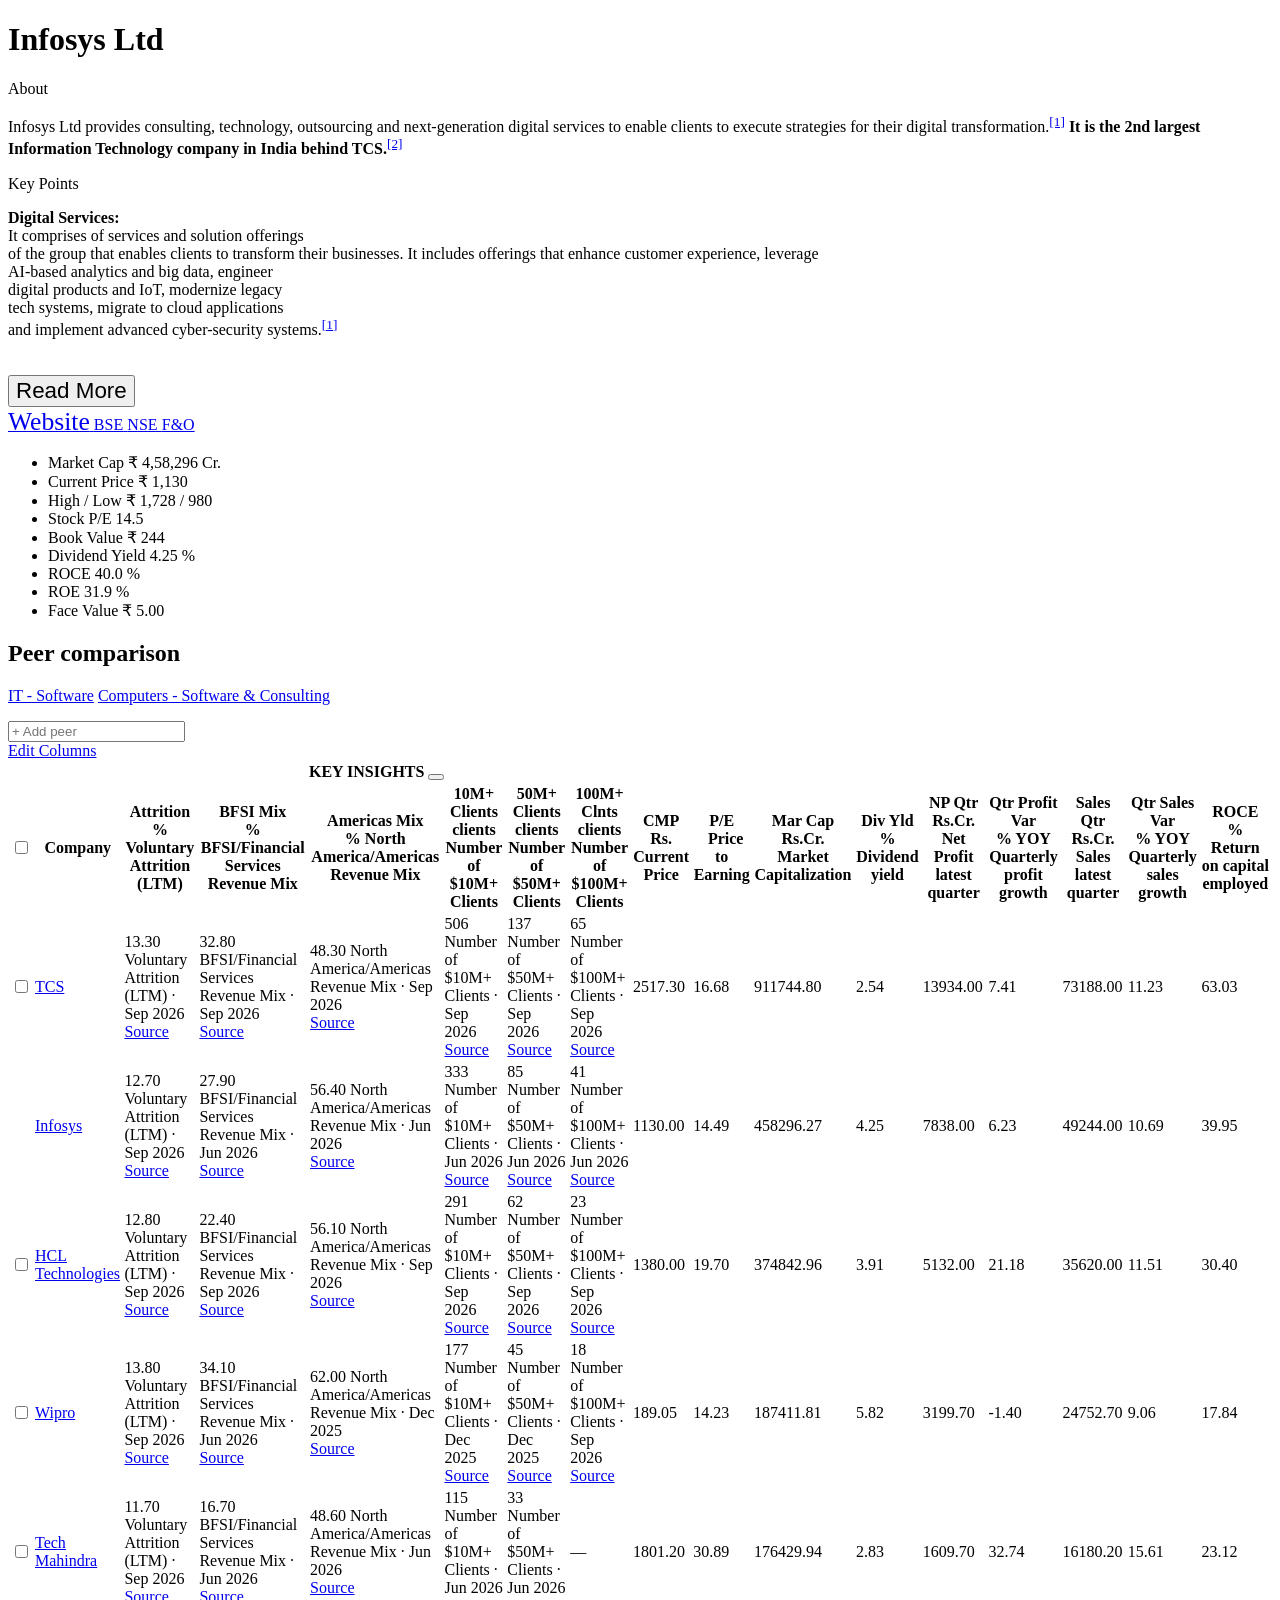
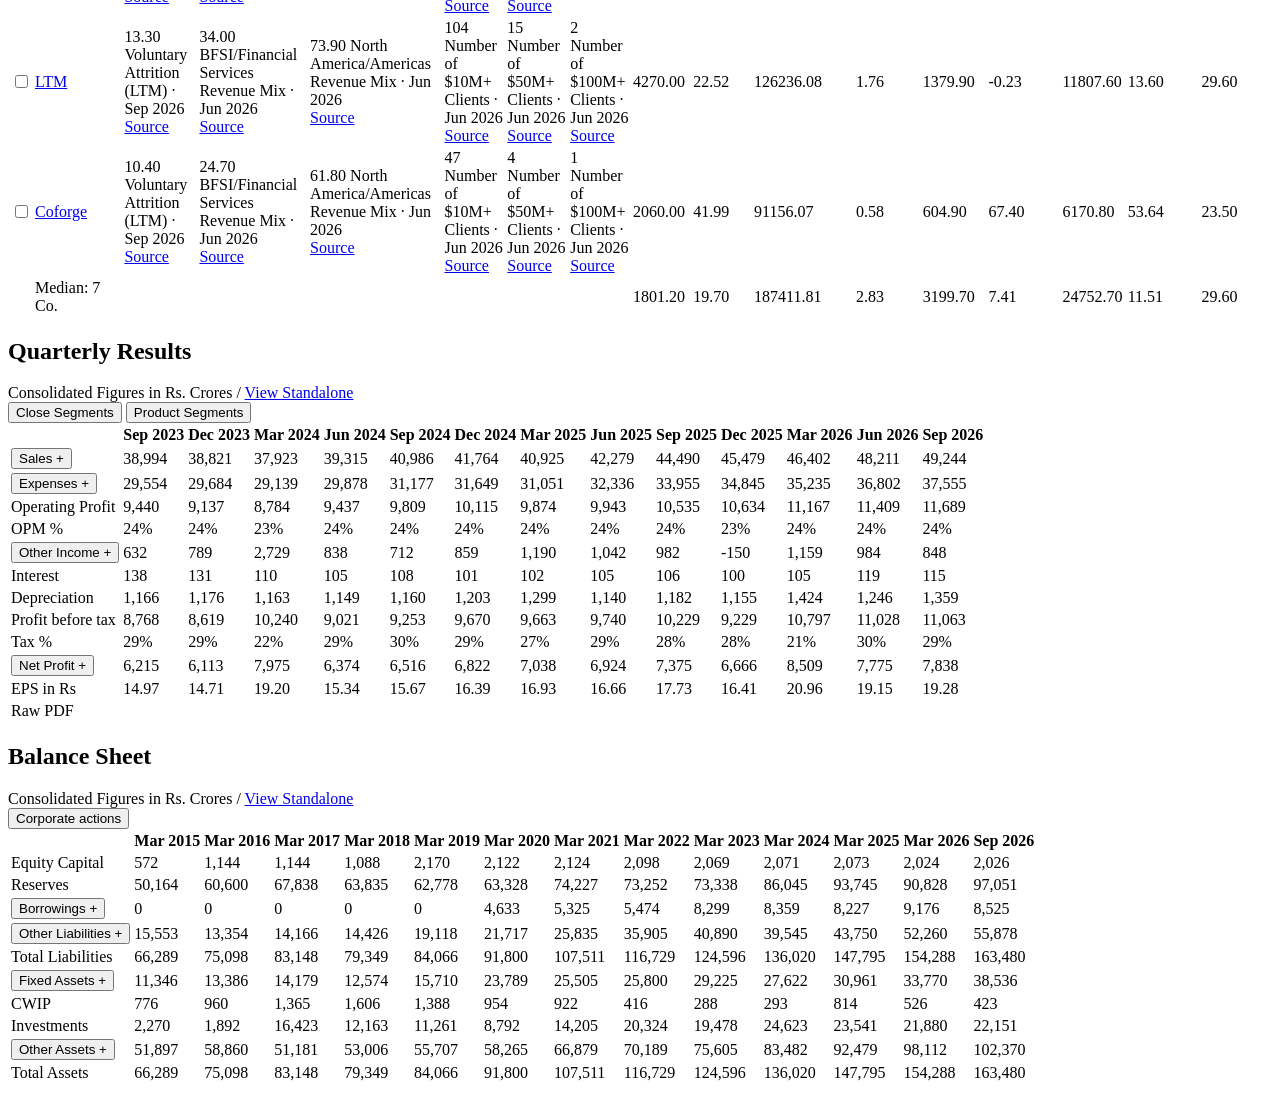
<file: backend/tests/fixtures/INFY.html>
<!doctype html><html><head><meta charset="utf-8">
<link href="https://www.screener.in/company/INFY/consolidated/" rel="canonical"/>
</head><body>
<h1>Infosys Ltd</h1>
<div class="company-profile">
<div class="flex flex-column" style="flex: 1 1;">
<div class="title">About</div>
<div class="sub show-more-box about" style="flex-basis: 100px"><p>Infosys Ltd provides consulting, technology, outsourcing and next-generation digital services to enable clients to execute strategies for their digital transformation.<sup><a href="https://www.bseindia.com/bseplus/AnnualReport/500209/73015500209.pdf#page=243" rel="noopener noreferrer" target="_blank">[1]</a></sup> <strong>It is the 2nd largest Information Technology company in India behind TCS.</strong><sup><a href="https://www.crisil.com/mnt/winshare/Ratings/RatingList/RatingDocs/InfosysLimited_November%2023,%202021_RR_278951.html" rel="noopener noreferrer" target="_blank">[2]</a></sup></p></div>
<div class="title">Key Points</div>
<div class="sub commentary always-show-more-box">
<p><strong>Digital Services:</strong><br/>
It comprises of services and solution offerings <br/>
of the group that enables clients to transform their businesses. It includes offerings that enhance customer experience, leverage <br/>
AI-based analytics and big data, engineer <br/>
digital products and IoT, modernize legacy <br/>
tech systems, migrate to cloud applications <br/>
and implement advanced cyber-security systems.<sup><a href="https://www.bseindia.com/bseplus/AnnualReport/500209/73015500209.pdf#page=279" rel="noopener noreferrer" target="_blank">[1]</a></sup></p>
<div class="show-more-button" style="height: 20px"></div>
</div>
<button class="a upper font-weight-500 letter-spacing plausible-event-name=Key+Insight plausible-event-user=unregistered" data-is-right-modal="true" data-title="Infosys Ltd" data-url="/wiki/company/1489/commentary/v2/" onclick="Modal.openInModal(event)" style="font-size: 1.4rem" type="button">
              Read More <i class="icon-right"></i>
</button>
</div>
<div class="hide-from-tablet-landscape margin-top-20 flex-row flex-align-center gap-12-22 nowrap" style="font-weight: 500">
<a href="http://www.infosys.com" rel="noopener noreferrer" target="_blank">
<i class="icon-link"></i>
<span style="font-size: 1.6rem;">Website</span>
</a>
<a href="https://www.bseindia.com/stock-share-price/infosys-ltd/INFY/500209/" rel="noopener noreferrer" target="_blank">
<i class="icon-link-ext"></i>
<span class="ink-700 upper" style="letter-spacing: 0.05px;">BSE</span>
</a>
<a href="https://www.nseindia.com/get-quotes/equity?symbol=INFY" rel="noopener noreferrer" target="_blank">
<i class="icon-link-ext"></i>
<span class="ink-700 upper" style="letter-spacing: 0.05px;">
                NSE
                
              </span>
</a>
<a href="https://www.nseindia.com/get-quotes/derivatives?symbol=INFY" rel="noopener noreferrer" target="_blank">
<i class="icon-link-ext"></i>
<span class="ink-700 upper">F&amp;O</span>
</a>
</div>
</div>
<ul id="top-ratios">
<li class="flex flex-space-between" data-source="default">
<span class="name">
      
        Market Cap
      
    </span>
<span class="nowrap value">
        ₹
        <span class="number">4,58,296</span>
        
          Cr.
        
      </span>
</li>
<li class="flex flex-space-between" data-source="default">
<span class="name">
      
        Current Price
      
    </span>
<span class="nowrap value">
        ₹
        <span class="number">1,130</span>
</span>
</li>
<li class="flex flex-space-between" data-source="default">
<span class="name">
      
        High / Low
      
    </span>
<span class="nowrap value">₹ <span class="number">1,728</span> / <span class="number">980</span></span>
</li>
<li class="flex flex-space-between" data-source="default">
<span class="name">
      
        Stock P/E
      
    </span>
<span class="nowrap value">
<span class="number">14.5</span>
</span>
</li>
<li class="flex flex-space-between" data-source="default">
<span class="name">
      
        Book Value
      
    </span>
<span class="nowrap value">
        ₹
        <span class="number">244</span>
</span>
</li>
<li class="flex flex-space-between" data-source="default">
<span class="name">
      
        Dividend Yield
      
    </span>
<span class="nowrap value">
<span class="number">4.25</span>
        
          %
        
      </span>
</li>
<li class="flex flex-space-between" data-source="default">
<span class="name">
      
        ROCE
      
    </span>
<span class="nowrap value">
<span class="number">40.0</span>
        
          %
        
      </span>
</li>
<li class="flex flex-space-between" data-source="default">
<span class="name">
      
        ROE
      
    </span>
<span class="nowrap value">
<span class="number">31.9</span>
        
          %
        
      </span>
</li>
<li class="flex flex-space-between" data-source="default">
<span class="name">
      
        Face Value
      
    </span>
<span class="nowrap value">
        ₹
        <span class="number">5.00</span>
</span>
</li>
</ul>
<section class="card card-large" id="peers">
<h2>Peer comparison</h2>
<p class="sub margin-0">
<a href="/market/IN08/IN0801/IN080101/" target="_blank" title="Broad Industry">IT - Software</a>
<i class="icon-right ink-600"></i>
<a href="/market/IN08/IN0801/IN080101/IN080101001/" target="_blank" title="Industry">Computers - Software &amp; Consulting</a>
</p>
<div class="row-hover-tooltips" id="peers-table-placeholder">
<div class="flex flex-wrap flex-align-center gap-8 margin-top-16">
<div class="flex flex-wrap flex-align-center gap-12 font-size-14">
<div class="dropdown-typeahead">
<input aria-label="Add peer" class="small" id="search-peer-comparison" placeholder="+ Add peer" type="text"/>
</div>
<div data-peer-selection="" hidden="">
<div class="flex flex-align-center gap-12">
<a class="ink-600 hover-link" data-remove-peers="" href="#"><i class="icon-trash"></i>Remove</a>
<span class="vertical-separator"></span>
<a class="font-weight-500" data-peers-comparison="" href="#">Detailed comparison <i class="icon-right"></i></a>
<span class="ink-600" data-compare-limit="" hidden="">Select up to 7 peers to compare</span>
</div>
</div>
</div>
<div class="toolbar-end flex flex-align-center gap-12 font-size-14">
<button class="button-plain sub font-weight-500 nowrap" data-show-column-group="key-insights" hidden="" onclick="Utils.toggleColumnGroup('key-insights')">
<i class="icon-eye"></i> View Key Insights
    </button>
<a class="button button-small button-secondary plausible-event-name=Edit+Columns plausible-event-user=unregistered" href="/user/columns/?next=/company/INFY/consolidated/#peers">
<i class="icon-cog"></i>
      Edit Columns
    </a>
</div>
</div>
<div data-messages=""></div>
<div class="flex-row flex-gap-8 flex-space-between flex-align-center">
<div class="flex flex-gap-8 flex-end">

</div>
</div>
<div class="responsive-holder fill-card-width no-scroll-right" data-page-results="">
<table class="data-table text-nowrap striped mark-visited highlight-on-hover nowrap">
<thead data-column-group-names="">
<tr class="compact">
<td colspan="2"></td>
<th class="text-align-center bg-stripes bordered border-radius-12 border-bottom-radius-unset ink-700 font-size-12 font-weight-500 letter-spacing" colspan="6" data-column-group="key-insights" scope="colgroup">
                  KEY INSIGHTS
                  
                  <button aria-label="Hide Key Insights" class="button-plain sub font-size-14" onclick="Utils.toggleColumnGroup('key-insights')" title="Hide Key Insights">
<i class="icon-eye-off"></i>
</button>
</th>
<td colspan="9"></td>
</tr>
</thead>
<tbody>
<tr>
<th class="text" scope="colgroup">
<input aria-label="Select all" data-select-all="" type="checkbox"/>
</th>
<th class="text" scope="colgroup">
                
                  Company
                
              </th>
<th class="bg-stripes border-left" data-column-group="key-insights" scope="colgroup">
<span class="">
<span class="has-tooltip">
<span class="underline-link">Attrition</span>
<br/>
<span class="ink-600">%</span>
<span class="tooltip bg-base position-area-top-center">Voluntary Attrition (LTM)</span>
</span>
</span>
</th>
<th class="bg-stripes" data-column-group="key-insights" scope="colgroup">
<span class="">
<span class="has-tooltip">
<span class="underline-link">BFSI Mix</span>
<br/>
<span class="ink-600">%</span>
<span class="tooltip bg-base position-area-top-center">BFSI/Financial Services Revenue Mix</span>
</span>
</span>
</th>
<th class="bg-stripes" data-column-group="key-insights" scope="colgroup">
<span class="">
<span class="has-tooltip">
<span class="underline-link">Americas Mix</span>
<br/>
<span class="ink-600">%</span>
<span class="tooltip bg-base position-area-top-center">North America/Americas Revenue Mix</span>
</span>
</span>
</th>
<th class="bg-stripes" data-column-group="key-insights" scope="colgroup">
<span class="">
<span class="has-tooltip">
<span class="underline-link">10M+ Clients</span>
<br/>
<span class="ink-600">clients</span>
<span class="tooltip bg-base position-area-top-center">Number of $10M+ Clients</span>
</span>
</span>
</th>
<th class="bg-stripes" data-column-group="key-insights" scope="colgroup">
<span class="">
<span class="has-tooltip">
<span class="underline-link">50M+ Clients</span>
<br/>
<span class="ink-600">clients</span>
<span class="tooltip bg-base position-area-top-center">Number of $50M+ Clients</span>
</span>
</span>
</th>
<th class="bg-stripes border-right" data-column-group="key-insights" scope="colgroup">
<span class="">
<span class="has-tooltip">
<span class="underline-link">100M+ Clnts</span>
<br/>
<span class="ink-600">clients</span>
<span class="tooltip bg-base position-area-top-center">Number of $100M+ Clients</span>
</span>
</span>
</th>
<th scope="colgroup">
<span class="">
<span class="has-tooltip">
<span class="underline-link">CMP</span>
<br/>
<span class="ink-600">Rs.</span>
<span class="tooltip bg-base position-area-top-center">Current Price</span>
</span>
</span>
</th>
<th scope="colgroup">
<span class="">
<span class="has-tooltip">
<span class="underline-link">P/E</span>
<br/>
<span class="ink-600"> </span>
<span class="tooltip bg-base position-area-top-center">Price to Earning</span>
</span>
</span>
</th>
<th scope="colgroup">
<span class="desc">
<span class="has-tooltip">
<span class="underline-link">Mar Cap</span>
<br/>
<span class="ink-600">Rs.Cr.</span>
<span class="tooltip bg-base position-area-top-center">Market Capitalization</span>
</span>
</span>
</th>
<th scope="colgroup">
<span class="">
<span class="has-tooltip">
<span class="underline-link">Div Yld</span>
<br/>
<span class="ink-600">%</span>
<span class="tooltip bg-base position-area-top-center">Dividend yield</span>
</span>
</span>
</th>
<th scope="colgroup">
<span class="">
<span class="has-tooltip">
<span class="underline-link">NP Qtr</span>
<br/>
<span class="ink-600">Rs.Cr.</span>
<span class="tooltip bg-base position-area-top-center">Net Profit latest quarter</span>
</span>
</span>
</th>
<th scope="colgroup">
<span class="">
<span class="has-tooltip">
<span class="underline-link">Qtr Profit Var</span>
<br/>
<span class="ink-600">%</span>
<span class="tooltip bg-base position-area-top-center">YOY Quarterly profit growth</span>
</span>
</span>
</th>
<th scope="colgroup">
<span class="">
<span class="has-tooltip">
<span class="underline-link">Sales Qtr</span>
<br/>
<span class="ink-600">Rs.Cr.</span>
<span class="tooltip bg-base position-area-top-center">Sales latest quarter</span>
</span>
</span>
</th>
<th scope="colgroup">
<span class="">
<span class="has-tooltip">
<span class="underline-link">Qtr Sales Var</span>
<br/>
<span class="ink-600">%</span>
<span class="tooltip bg-base position-area-top-center">YOY Quarterly sales growth</span>
</span>
</span>
</th>
<th scope="colgroup">
<span class="">
<span class="has-tooltip">
<span class="underline-link">ROCE</span>
<br/>
<span class="ink-600">%</span>
<span class="tooltip bg-base position-area-top-center">Return on capital employed</span>
</span>
</span>
</th>
</tr>
<tr data-row-company-id="3365">
<td class="text">
<input aria-label="Select TCS" data-select-row="" type="checkbox"/>
</td>
<td class="text">
<a href="/company/TCS/consolidated/" target="_blank">TCS</a>
</td>
<td class="bg-stripes border-left" data-column-group="key-insights">
<span class="inline-flex flex-align-center gap-2">
<span>13.30</span>
<span class="has-tooltip opacity-45 hover-opacity-100">
<span aria-hidden="true" class="icon-info smaller"></span>
<span class="tooltip bg-base position-area-top-center fallback-left text-align-left">
<span class="font-weight-500">Voluntary Attrition (LTM) · Sep 2026</span>
<span class="ink-600">
<br/>
<a class="font-weight-500" href="https://www.bseindia.com/stockinfo/AnnPdfOpen.aspx?Pname=7dc14216-f892-46f1-bf82-5c7b387a83b9.pdf#page=10" rel="noopener noreferrer" target="_blank">
            Source<span aria-hidden="true" class="icon-link-ext smaller"></span>
</a>
</span>
</span>
</span>
</span>
</td>
<td class="bg-stripes" data-column-group="key-insights">
<span class="inline-flex flex-align-center gap-2">
<span>32.80</span>
<span class="has-tooltip opacity-45 hover-opacity-100">
<span aria-hidden="true" class="icon-info smaller"></span>
<span class="tooltip bg-base position-area-top-center fallback-left text-align-left">
<span class="font-weight-500">BFSI/Financial Services Revenue Mix · Sep 2026</span>
<span class="ink-600">
<br/>
<a class="font-weight-500" href="/company/TCS/consolidated/" rel="noopener noreferrer" target="_blank">
            Source<span aria-hidden="true" class="icon-link-ext smaller"></span>
</a>
</span>
</span>
</span>
</span>
</td>
<td class="bg-stripes" data-column-group="key-insights">
<span class="inline-flex flex-align-center gap-2">
<span>48.30</span>
<span class="has-tooltip opacity-45 hover-opacity-100">
<span aria-hidden="true" class="icon-info smaller"></span>
<span class="tooltip bg-base position-area-top-center fallback-left text-align-left">
<span class="font-weight-500">North America/Americas Revenue Mix · Sep 2026</span>
<span class="ink-600">
<br/>
<a class="font-weight-500" href="/company/TCS/consolidated/" rel="noopener noreferrer" target="_blank">
            Source<span aria-hidden="true" class="icon-link-ext smaller"></span>
</a>
</span>
</span>
</span>
</span>
</td>
<td class="bg-stripes" data-column-group="key-insights">
<span class="inline-flex flex-align-center gap-2">
<span>506</span>
<span class="has-tooltip opacity-45 hover-opacity-100">
<span aria-hidden="true" class="icon-info smaller"></span>
<span class="tooltip bg-base position-area-top-center fallback-left text-align-left">
<span class="font-weight-500">Number of $10M+ Clients · Sep 2026</span>
<span class="ink-600">
<br/>
<a class="font-weight-500" href="/company/TCS/consolidated/" rel="noopener noreferrer" target="_blank">
            Source<span aria-hidden="true" class="icon-link-ext smaller"></span>
</a>
</span>
</span>
</span>
</span>
</td>
<td class="bg-stripes" data-column-group="key-insights">
<span class="inline-flex flex-align-center gap-2">
<span>137</span>
<span class="has-tooltip opacity-45 hover-opacity-100">
<span aria-hidden="true" class="icon-info smaller"></span>
<span class="tooltip bg-base position-area-top-center fallback-left text-align-left">
<span class="font-weight-500">Number of $50M+ Clients · Sep 2026</span>
<span class="ink-600">
<br/>
<a class="font-weight-500" href="/company/TCS/consolidated/" rel="noopener noreferrer" target="_blank">
            Source<span aria-hidden="true" class="icon-link-ext smaller"></span>
</a>
</span>
</span>
</span>
</span>
</td>
<td class="bg-stripes border-right" data-column-group="key-insights">
<span class="inline-flex flex-align-center gap-2">
<span>65</span>
<span class="has-tooltip opacity-45 hover-opacity-100">
<span aria-hidden="true" class="icon-info smaller"></span>
<span class="tooltip bg-base position-area-top-center fallback-left text-align-left">
<span class="font-weight-500">Number of $100M+ Clients · Sep 2026</span>
<span class="ink-600">
<br/>
<a class="font-weight-500" href="/company/TCS/consolidated/" rel="noopener noreferrer" target="_blank">
            Source<span aria-hidden="true" class="icon-link-ext smaller"></span>
</a>
</span>
</span>
</span>
</span>
</td>
<td>2517.30</td><td>16.68</td><td>911744.80</td><td>2.54</td><td>13934.00</td><td>7.41</td><td>73188.00</td><td>11.23</td><td>63.03</td>
</tr>
<tr data-row-company-id="1489">
<td class="text">
</td>
<td class="text">
<a href="/company/INFY/consolidated/" target="_blank">Infosys</a>
</td>
<td class="bg-stripes border-left" data-column-group="key-insights">
<span class="inline-flex flex-align-center gap-2">
<span>12.70</span>
<span class="has-tooltip opacity-45 hover-opacity-100">
<span aria-hidden="true" class="icon-info smaller"></span>
<span class="tooltip bg-base position-area-top-center fallback-left text-align-left">
<span class="font-weight-500">Voluntary Attrition (LTM) · Sep 2026</span>
<span class="ink-600">
<br/>
<a class="font-weight-500" href="https://www.bseindia.com/stockinfo/AnnPdfOpen.aspx?Pname=7982fc61-7765-4981-ab3d-6aec36ba2137.pdf#page=28" rel="noopener noreferrer" target="_blank">
            Source<span aria-hidden="true" class="icon-link-ext smaller"></span>
</a>
</span>
</span>
</span>
</span>
</td>
<td class="bg-stripes" data-column-group="key-insights">
<span class="inline-flex flex-align-center gap-2">
<span>27.90</span>
<span class="has-tooltip opacity-45 hover-opacity-100">
<span aria-hidden="true" class="icon-info smaller"></span>
<span class="tooltip bg-base position-area-top-center fallback-left text-align-left">
<span class="font-weight-500">BFSI/Financial Services Revenue Mix · Jun 2026</span>
<span class="ink-600">
<br/>
<a class="font-weight-500" href="/company/INFY/consolidated/" rel="noopener noreferrer" target="_blank">
            Source<span aria-hidden="true" class="icon-link-ext smaller"></span>
</a>
</span>
</span>
</span>
</span>
</td>
<td class="bg-stripes" data-column-group="key-insights">
<span class="inline-flex flex-align-center gap-2">
<span>56.40</span>
<span class="has-tooltip opacity-45 hover-opacity-100">
<span aria-hidden="true" class="icon-info smaller"></span>
<span class="tooltip bg-base position-area-top-center fallback-left text-align-left">
<span class="font-weight-500">North America/Americas Revenue Mix · Jun 2026</span>
<span class="ink-600">
<br/>
<a class="font-weight-500" href="/company/INFY/consolidated/" rel="noopener noreferrer" target="_blank">
            Source<span aria-hidden="true" class="icon-link-ext smaller"></span>
</a>
</span>
</span>
</span>
</span>
</td>
<td class="bg-stripes" data-column-group="key-insights">
<span class="inline-flex flex-align-center gap-2">
<span>333</span>
<span class="has-tooltip opacity-45 hover-opacity-100">
<span aria-hidden="true" class="icon-info smaller"></span>
<span class="tooltip bg-base position-area-top-center fallback-left text-align-left">
<span class="font-weight-500">Number of $10M+ Clients · Jun 2026</span>
<span class="ink-600">
<br/>
<a class="font-weight-500" href="/company/INFY/consolidated/" rel="noopener noreferrer" target="_blank">
            Source<span aria-hidden="true" class="icon-link-ext smaller"></span>
</a>
</span>
</span>
</span>
</span>
</td>
<td class="bg-stripes" data-column-group="key-insights">
<span class="inline-flex flex-align-center gap-2">
<span>85</span>
<span class="has-tooltip opacity-45 hover-opacity-100">
<span aria-hidden="true" class="icon-info smaller"></span>
<span class="tooltip bg-base position-area-top-center fallback-left text-align-left">
<span class="font-weight-500">Number of $50M+ Clients · Jun 2026</span>
<span class="ink-600">
<br/>
<a class="font-weight-500" href="/company/INFY/consolidated/" rel="noopener noreferrer" target="_blank">
            Source<span aria-hidden="true" class="icon-link-ext smaller"></span>
</a>
</span>
</span>
</span>
</span>
</td>
<td class="bg-stripes border-right" data-column-group="key-insights">
<span class="inline-flex flex-align-center gap-2">
<span>41</span>
<span class="has-tooltip opacity-45 hover-opacity-100">
<span aria-hidden="true" class="icon-info smaller"></span>
<span class="tooltip bg-base position-area-top-center fallback-left text-align-left">
<span class="font-weight-500">Number of $100M+ Clients · Jun 2026</span>
<span class="ink-600">
<br/>
<a class="font-weight-500" href="/company/INFY/consolidated/" rel="noopener noreferrer" target="_blank">
            Source<span aria-hidden="true" class="icon-link-ext smaller"></span>
</a>
</span>
</span>
</span>
</span>
</td>
<td>1130.00</td><td>14.49</td><td>458296.27</td><td>4.25</td><td>7838.00</td><td>6.23</td><td>49244.00</td><td>10.69</td><td>39.95</td>
</tr>
<tr data-row-company-id="1297">
<td class="text">
<input aria-label="Select HCL Technologies" data-select-row="" type="checkbox"/>
</td>
<td class="text">
<a href="/company/HCLTECH/consolidated/" target="_blank">HCL Technologies</a>
</td>
<td class="bg-stripes border-left" data-column-group="key-insights">
<span class="inline-flex flex-align-center gap-2">
<span>12.80</span>
<span class="has-tooltip opacity-45 hover-opacity-100">
<span aria-hidden="true" class="icon-info smaller"></span>
<span class="tooltip bg-base position-area-top-center fallback-left text-align-left">
<span class="font-weight-500">Voluntary Attrition (LTM) · Sep 2026</span>
<span class="ink-600">
<br/>
<a class="font-weight-500" href="https://www.bseindia.com/stockinfo/AnnPdfOpen.aspx?Pname=ccce0001-ff5d-4875-b1e5-5c558669f49c.pdf#page=5" rel="noopener noreferrer" target="_blank">
            Source<span aria-hidden="true" class="icon-link-ext smaller"></span>
</a>
</span>
</span>
</span>
</span>
</td>
<td class="bg-stripes" data-column-group="key-insights">
<span class="inline-flex flex-align-center gap-2">
<span>22.40</span>
<span class="has-tooltip opacity-45 hover-opacity-100">
<span aria-hidden="true" class="icon-info smaller"></span>
<span class="tooltip bg-base position-area-top-center fallback-left text-align-left">
<span class="font-weight-500">BFSI/Financial Services Revenue Mix · Sep 2026</span>
<span class="ink-600">
<br/>
<a class="font-weight-500" href="/company/HCLTECH/consolidated/" rel="noopener noreferrer" target="_blank">
            Source<span aria-hidden="true" class="icon-link-ext smaller"></span>
</a>
</span>
</span>
</span>
</span>
</td>
<td class="bg-stripes" data-column-group="key-insights">
<span class="inline-flex flex-align-center gap-2">
<span>56.10</span>
<span class="has-tooltip opacity-45 hover-opacity-100">
<span aria-hidden="true" class="icon-info smaller"></span>
<span class="tooltip bg-base position-area-top-center fallback-left text-align-left">
<span class="font-weight-500">North America/Americas Revenue Mix · Sep 2026</span>
<span class="ink-600">
<br/>
<a class="font-weight-500" href="/company/HCLTECH/consolidated/" rel="noopener noreferrer" target="_blank">
            Source<span aria-hidden="true" class="icon-link-ext smaller"></span>
</a>
</span>
</span>
</span>
</span>
</td>
<td class="bg-stripes" data-column-group="key-insights">
<span class="inline-flex flex-align-center gap-2">
<span>291</span>
<span class="has-tooltip opacity-45 hover-opacity-100">
<span aria-hidden="true" class="icon-info smaller"></span>
<span class="tooltip bg-base position-area-top-center fallback-left text-align-left">
<span class="font-weight-500">Number of $10M+ Clients · Sep 2026</span>
<span class="ink-600">
<br/>
<a class="font-weight-500" href="https://nsearchives.nseindia.com/corporate/HCLTECH_12102026170757_InvestorRelease_5.pdf#page=14" rel="noopener noreferrer" target="_blank">
            Source<span aria-hidden="true" class="icon-link-ext smaller"></span>
</a>
</span>
</span>
</span>
</span>
</td>
<td class="bg-stripes" data-column-group="key-insights">
<span class="inline-flex flex-align-center gap-2">
<span>62</span>
<span class="has-tooltip opacity-45 hover-opacity-100">
<span aria-hidden="true" class="icon-info smaller"></span>
<span class="tooltip bg-base position-area-top-center fallback-left text-align-left">
<span class="font-weight-500">Number of $50M+ Clients · Sep 2026</span>
<span class="ink-600">
<br/>
<a class="font-weight-500" href="/company/HCLTECH/consolidated/" rel="noopener noreferrer" target="_blank">
            Source<span aria-hidden="true" class="icon-link-ext smaller"></span>
</a>
</span>
</span>
</span>
</span>
</td>
<td class="bg-stripes border-right" data-column-group="key-insights">
<span class="inline-flex flex-align-center gap-2">
<span>23</span>
<span class="has-tooltip opacity-45 hover-opacity-100">
<span aria-hidden="true" class="icon-info smaller"></span>
<span class="tooltip bg-base position-area-top-center fallback-left text-align-left">
<span class="font-weight-500">Number of $100M+ Clients · Sep 2026</span>
<span class="ink-600">
<br/>
<a class="font-weight-500" href="https://nsearchives.nseindia.com/corporate/HCLTECH_12102026170757_InvestorRelease_5.pdf#page=14" rel="noopener noreferrer" target="_blank">
            Source<span aria-hidden="true" class="icon-link-ext smaller"></span>
</a>
</span>
</span>
</span>
</span>
</td>
<td>1380.00</td><td>19.70</td><td>374842.96</td><td>3.91</td><td>5132.00</td><td>21.18</td><td>35620.00</td><td>11.51</td><td>30.40</td>
</tr>
<tr data-row-company-id="3763">
<td class="text">
<input aria-label="Select Wipro" data-select-row="" type="checkbox"/>
</td>
<td class="text">
<a href="/company/WIPRO/consolidated/" target="_blank">Wipro</a>
</td>
<td class="bg-stripes border-left" data-column-group="key-insights">
<span class="inline-flex flex-align-center gap-2">
<span>13.80</span>
<span class="has-tooltip opacity-45 hover-opacity-100">
<span aria-hidden="true" class="icon-info smaller"></span>
<span class="tooltip bg-base position-area-top-center fallback-left text-align-left">
<span class="font-weight-500">Voluntary Attrition (LTM) · Sep 2026</span>
<span class="ink-600">
<br/>
<a class="font-weight-500" href="https://www.wipro.com/content/dam/nexus/en/investor/quarterly-results/2026-2027/q2fy27/wipro-investor-ppt-q2fy27.pdf#page=14" rel="noopener noreferrer" target="_blank">
            Source<span aria-hidden="true" class="icon-link-ext smaller"></span>
</a>
</span>
</span>
</span>
</span>
</td>
<td class="bg-stripes" data-column-group="key-insights">
<span class="inline-flex flex-align-center gap-2">
<span>34.10</span>
<span class="has-tooltip opacity-45 hover-opacity-100">
<span aria-hidden="true" class="icon-info smaller"></span>
<span class="tooltip bg-base position-area-top-center fallback-left text-align-left">
<span class="font-weight-500">BFSI/Financial Services Revenue Mix · Jun 2026</span>
<span class="ink-600">
<br/>
<a class="font-weight-500" href="https://www.wipro.com/content/dam/nexus/en/investor/quarterly-results/2026-2027/q1fy27/wipro-investor-ppt-q1fy27.pdf#page=6" rel="noopener noreferrer" target="_blank">
            Source<span aria-hidden="true" class="icon-link-ext smaller"></span>
</a>
</span>
</span>
</span>
</span>
</td>
<td class="bg-stripes" data-column-group="key-insights">
<span class="inline-flex flex-align-center gap-2">
<span>62.00</span>
<span class="has-tooltip opacity-45 hover-opacity-100">
<span aria-hidden="true" class="icon-info smaller"></span>
<span class="tooltip bg-base position-area-top-center fallback-left text-align-left">
<span class="font-weight-500">North America/Americas Revenue Mix · Dec 2025</span>
<span class="ink-600">
<br/>
<a class="font-weight-500" href="/company/WIPRO/consolidated/" rel="noopener noreferrer" target="_blank">
            Source<span aria-hidden="true" class="icon-link-ext smaller"></span>
</a>
</span>
</span>
</span>
</span>
</td>
<td class="bg-stripes" data-column-group="key-insights">
<span class="inline-flex flex-align-center gap-2">
<span>177</span>
<span class="has-tooltip opacity-45 hover-opacity-100">
<span aria-hidden="true" class="icon-info smaller"></span>
<span class="tooltip bg-base position-area-top-center fallback-left text-align-left">
<span class="font-weight-500">Number of $10M+ Clients · Dec 2025</span>
<span class="ink-600">
<br/>
<a class="font-weight-500" href="/company/WIPRO/consolidated/" rel="noopener noreferrer" target="_blank">
            Source<span aria-hidden="true" class="icon-link-ext smaller"></span>
</a>
</span>
</span>
</span>
</span>
</td>
<td class="bg-stripes" data-column-group="key-insights">
<span class="inline-flex flex-align-center gap-2">
<span>45</span>
<span class="has-tooltip opacity-45 hover-opacity-100">
<span aria-hidden="true" class="icon-info smaller"></span>
<span class="tooltip bg-base position-area-top-center fallback-left text-align-left">
<span class="font-weight-500">Number of $50M+ Clients · Dec 2025</span>
<span class="ink-600">
<br/>
<a class="font-weight-500" href="/company/WIPRO/consolidated/" rel="noopener noreferrer" target="_blank">
            Source<span aria-hidden="true" class="icon-link-ext smaller"></span>
</a>
</span>
</span>
</span>
</span>
</td>
<td class="bg-stripes border-right" data-column-group="key-insights">
<span class="inline-flex flex-align-center gap-2">
<span>18</span>
<span class="has-tooltip opacity-45 hover-opacity-100">
<span aria-hidden="true" class="icon-info smaller"></span>
<span class="tooltip bg-base position-area-top-center fallback-left text-align-left">
<span class="font-weight-500">Number of $100M+ Clients · Sep 2026</span>
<span class="ink-600">
<br/>
<a class="font-weight-500" href="https://www.wipro.com/content/dam/nexus/en/investor/quarterly-results/2026-2027/q2fy27/wipro-investor-ppt-q2fy27.pdf#page=6" rel="noopener noreferrer" target="_blank">
            Source<span aria-hidden="true" class="icon-link-ext smaller"></span>
</a>
</span>
</span>
</span>
</span>
</td>
<td>189.05</td><td>14.23</td><td>187411.81</td><td>5.82</td><td>3199.70</td><td>-1.40</td><td>24752.70</td><td>9.06</td><td>17.84</td>
</tr>
<tr data-row-company-id="100068">
<td class="text">
<input aria-label="Select Tech Mahindra" data-select-row="" type="checkbox"/>
</td>
<td class="text">
<a href="/company/TECHM/consolidated/" target="_blank">Tech Mahindra</a>
</td>
<td class="bg-stripes border-left" data-column-group="key-insights">
<span class="inline-flex flex-align-center gap-2">
<span>11.70</span>
<span class="has-tooltip opacity-45 hover-opacity-100">
<span aria-hidden="true" class="icon-info smaller"></span>
<span class="tooltip bg-base position-area-top-center fallback-left text-align-left">
<span class="font-weight-500">Voluntary Attrition (LTM) · Sep 2026</span>
<span class="ink-600">
<br/>
<a class="font-weight-500" href="https://www.bseindia.com/stockinfo/AnnPdfOpen.aspx?Pname=914a9e9a-6976-4397-a215-005c89e039af.pdf#page=30" rel="noopener noreferrer" target="_blank">
            Source<span aria-hidden="true" class="icon-link-ext smaller"></span>
</a>
</span>
</span>
</span>
</span>
</td>
<td class="bg-stripes" data-column-group="key-insights">
<span class="inline-flex flex-align-center gap-2">
<span>16.70</span>
<span class="has-tooltip opacity-45 hover-opacity-100">
<span aria-hidden="true" class="icon-info smaller"></span>
<span class="tooltip bg-base position-area-top-center fallback-left text-align-left">
<span class="font-weight-500">BFSI/Financial Services Revenue Mix · Jun 2026</span>
<span class="ink-600">
<br/>
<a class="font-weight-500" href="/company/TECHM/consolidated/" rel="noopener noreferrer" target="_blank">
            Source<span aria-hidden="true" class="icon-link-ext smaller"></span>
</a>
</span>
</span>
</span>
</span>
</td>
<td class="bg-stripes" data-column-group="key-insights">
<span class="inline-flex flex-align-center gap-2">
<span>48.60</span>
<span class="has-tooltip opacity-45 hover-opacity-100">
<span aria-hidden="true" class="icon-info smaller"></span>
<span class="tooltip bg-base position-area-top-center fallback-left text-align-left">
<span class="font-weight-500">North America/Americas Revenue Mix · Jun 2026</span>
<span class="ink-600">
<br/>
<a class="font-weight-500" href="/company/TECHM/consolidated/" rel="noopener noreferrer" target="_blank">
            Source<span aria-hidden="true" class="icon-link-ext smaller"></span>
</a>
</span>
</span>
</span>
</span>
</td>
<td class="bg-stripes" data-column-group="key-insights">
<span class="inline-flex flex-align-center gap-2">
<span>115</span>
<span class="has-tooltip opacity-45 hover-opacity-100">
<span aria-hidden="true" class="icon-info smaller"></span>
<span class="tooltip bg-base position-area-top-center fallback-left text-align-left">
<span class="font-weight-500">Number of $10M+ Clients · Jun 2026</span>
<span class="ink-600">
<br/>
<a class="font-weight-500" href="/company/TECHM/consolidated/" rel="noopener noreferrer" target="_blank">
            Source<span aria-hidden="true" class="icon-link-ext smaller"></span>
</a>
</span>
</span>
</span>
</span>
</td>
<td class="bg-stripes" data-column-group="key-insights">
<span class="inline-flex flex-align-center gap-2">
<span>33</span>
<span class="has-tooltip opacity-45 hover-opacity-100">
<span aria-hidden="true" class="icon-info smaller"></span>
<span class="tooltip bg-base position-area-top-center fallback-left text-align-left">
<span class="font-weight-500">Number of $50M+ Clients · Jun 2026</span>
<span class="ink-600">
<br/>
<a class="font-weight-500" href="/company/TECHM/consolidated/" rel="noopener noreferrer" target="_blank">
            Source<span aria-hidden="true" class="icon-link-ext smaller"></span>
</a>
</span>
</span>
</span>
</span>
</td>
<td class="bg-stripes border-right" data-column-group="key-insights">
<span class="inline-flex flex-align-center gap-2 ink-600">
                            —
                            <span aria-hidden="true" class="icon-info smaller invisible"></span>
</span>
</td>
<td>1801.20</td><td>30.89</td><td>176429.94</td><td>2.83</td><td>1609.70</td><td>32.74</td><td>16180.20</td><td>15.61</td><td>23.12</td>
</tr>
<tr data-row-company-id="1273442">
<td class="text">
<input aria-label="Select LTM" data-select-row="" type="checkbox"/>
</td>
<td class="text">
<a href="/company/LTM/consolidated/" target="_blank">LTM</a>
</td>
<td class="bg-stripes border-left" data-column-group="key-insights">
<span class="inline-flex flex-align-center gap-2">
<span>13.30</span>
<span class="has-tooltip opacity-45 hover-opacity-100">
<span aria-hidden="true" class="icon-info smaller"></span>
<span class="tooltip bg-base position-area-top-center fallback-left text-align-left">
<span class="font-weight-500">Voluntary Attrition (LTM) · Sep 2026</span>
<span class="ink-600">
<br/>
<a class="font-weight-500" href="/concalls/summary/23339035/" rel="noopener noreferrer" target="_blank">
            Source<span aria-hidden="true" class="icon-link-ext smaller"></span>
</a>
</span>
</span>
</span>
</span>
</td>
<td class="bg-stripes" data-column-group="key-insights">
<span class="inline-flex flex-align-center gap-2">
<span>34.00</span>
<span class="has-tooltip opacity-45 hover-opacity-100">
<span aria-hidden="true" class="icon-info smaller"></span>
<span class="tooltip bg-base position-area-top-center fallback-left text-align-left">
<span class="font-weight-500">BFSI/Financial Services Revenue Mix · Jun 2026</span>
<span class="ink-600">
<br/>
<a class="font-weight-500" href="/company/LTM/consolidated/" rel="noopener noreferrer" target="_blank">
            Source<span aria-hidden="true" class="icon-link-ext smaller"></span>
</a>
</span>
</span>
</span>
</span>
</td>
<td class="bg-stripes" data-column-group="key-insights">
<span class="inline-flex flex-align-center gap-2">
<span>73.90</span>
<span class="has-tooltip opacity-45 hover-opacity-100">
<span aria-hidden="true" class="icon-info smaller"></span>
<span class="tooltip bg-base position-area-top-center fallback-left text-align-left">
<span class="font-weight-500">North America/Americas Revenue Mix · Jun 2026</span>
<span class="ink-600">
<br/>
<a class="font-weight-500" href="/company/LTM/consolidated/" rel="noopener noreferrer" target="_blank">
            Source<span aria-hidden="true" class="icon-link-ext smaller"></span>
</a>
</span>
</span>
</span>
</span>
</td>
<td class="bg-stripes" data-column-group="key-insights">
<span class="inline-flex flex-align-center gap-2">
<span>104</span>
<span class="has-tooltip opacity-45 hover-opacity-100">
<span aria-hidden="true" class="icon-info smaller"></span>
<span class="tooltip bg-base position-area-top-center fallback-left text-align-left">
<span class="font-weight-500">Number of $10M+ Clients · Jun 2026</span>
<span class="ink-600">
<br/>
<a class="font-weight-500" href="/company/LTM/consolidated/" rel="noopener noreferrer" target="_blank">
            Source<span aria-hidden="true" class="icon-link-ext smaller"></span>
</a>
</span>
</span>
</span>
</span>
</td>
<td class="bg-stripes" data-column-group="key-insights">
<span class="inline-flex flex-align-center gap-2">
<span>15</span>
<span class="has-tooltip opacity-45 hover-opacity-100">
<span aria-hidden="true" class="icon-info smaller"></span>
<span class="tooltip bg-base position-area-top-center fallback-left text-align-left">
<span class="font-weight-500">Number of $50M+ Clients · Jun 2026</span>
<span class="ink-600">
<br/>
<a class="font-weight-500" href="/company/LTM/consolidated/" rel="noopener noreferrer" target="_blank">
            Source<span aria-hidden="true" class="icon-link-ext smaller"></span>
</a>
</span>
</span>
</span>
</span>
</td>
<td class="bg-stripes border-right" data-column-group="key-insights">
<span class="inline-flex flex-align-center gap-2">
<span>2</span>
<span class="has-tooltip opacity-45 hover-opacity-100">
<span aria-hidden="true" class="icon-info smaller"></span>
<span class="tooltip bg-base position-area-top-center fallback-left text-align-left">
<span class="font-weight-500">Number of $100M+ Clients · Jun 2026</span>
<span class="ink-600">
<br/>
<a class="font-weight-500" href="/company/LTM/consolidated/" rel="noopener noreferrer" target="_blank">
            Source<span aria-hidden="true" class="icon-link-ext smaller"></span>
</a>
</span>
</span>
</span>
</span>
</td>
<td>4270.00</td><td>22.52</td><td>126236.08</td><td>1.76</td><td>1379.90</td><td>-0.23</td><td>11807.60</td><td>13.60</td><td>29.60</td>
</tr>
<tr data-row-company-id="2262">
<td class="text">
<input aria-label="Select Coforge" data-select-row="" type="checkbox"/>
</td>
<td class="text">
<a href="/company/COFORGE/consolidated/" target="_blank">Coforge</a>
</td>
<td class="bg-stripes border-left" data-column-group="key-insights">
<span class="inline-flex flex-align-center gap-2">
<span>10.40</span>
<span class="has-tooltip opacity-45 hover-opacity-100">
<span aria-hidden="true" class="icon-info smaller"></span>
<span class="tooltip bg-base position-area-top-center fallback-left text-align-left">
<span class="font-weight-500">Voluntary Attrition (LTM) · Sep 2026</span>
<span class="ink-600">
<br/>
<a class="font-weight-500" href="https://investors.coforge.com/hubfs/Coforge-Limited-Earnings-Call-Transcript-Q2FY27-October-23-2026.pdf?hsLang=en#page=7" rel="noopener noreferrer" target="_blank">
            Source<span aria-hidden="true" class="icon-link-ext smaller"></span>
</a>
</span>
</span>
</span>
</span>
</td>
<td class="bg-stripes" data-column-group="key-insights">
<span class="inline-flex flex-align-center gap-2">
<span>24.70</span>
<span class="has-tooltip opacity-45 hover-opacity-100">
<span aria-hidden="true" class="icon-info smaller"></span>
<span class="tooltip bg-base position-area-top-center fallback-left text-align-left">
<span class="font-weight-500">BFSI/Financial Services Revenue Mix · Jun 2026</span>
<span class="ink-600">
<br/>
<a class="font-weight-500" href="/company/COFORGE/consolidated/" rel="noopener noreferrer" target="_blank">
            Source<span aria-hidden="true" class="icon-link-ext smaller"></span>
</a>
</span>
</span>
</span>
</span>
</td>
<td class="bg-stripes" data-column-group="key-insights">
<span class="inline-flex flex-align-center gap-2">
<span>61.80</span>
<span class="has-tooltip opacity-45 hover-opacity-100">
<span aria-hidden="true" class="icon-info smaller"></span>
<span class="tooltip bg-base position-area-top-center fallback-left text-align-left">
<span class="font-weight-500">North America/Americas Revenue Mix · Jun 2026</span>
<span class="ink-600">
<br/>
<a class="font-weight-500" href="/company/COFORGE/consolidated/" rel="noopener noreferrer" target="_blank">
            Source<span aria-hidden="true" class="icon-link-ext smaller"></span>
</a>
</span>
</span>
</span>
</span>
</td>
<td class="bg-stripes" data-column-group="key-insights">
<span class="inline-flex flex-align-center gap-2">
<span>47</span>
<span class="has-tooltip opacity-45 hover-opacity-100">
<span aria-hidden="true" class="icon-info smaller"></span>
<span class="tooltip bg-base position-area-top-center fallback-left text-align-left">
<span class="font-weight-500">Number of $10M+ Clients · Jun 2026</span>
<span class="ink-600">
<br/>
<a class="font-weight-500" href="/company/COFORGE/consolidated/" rel="noopener noreferrer" target="_blank">
            Source<span aria-hidden="true" class="icon-link-ext smaller"></span>
</a>
</span>
</span>
</span>
</span>
</td>
<td class="bg-stripes" data-column-group="key-insights">
<span class="inline-flex flex-align-center gap-2">
<span>4</span>
<span class="has-tooltip opacity-45 hover-opacity-100">
<span aria-hidden="true" class="icon-info smaller"></span>
<span class="tooltip bg-base position-area-top-center fallback-left text-align-left">
<span class="font-weight-500">Number of $50M+ Clients · Jun 2026</span>
<span class="ink-600">
<br/>
<a class="font-weight-500" href="/company/COFORGE/consolidated/" rel="noopener noreferrer" target="_blank">
            Source<span aria-hidden="true" class="icon-link-ext smaller"></span>
</a>
</span>
</span>
</span>
</span>
</td>
<td class="bg-stripes border-right" data-column-group="key-insights">
<span class="inline-flex flex-align-center gap-2">
<span>1</span>
<span class="has-tooltip opacity-45 hover-opacity-100">
<span aria-hidden="true" class="icon-info smaller"></span>
<span class="tooltip bg-base position-area-top-center fallback-left text-align-left">
<span class="font-weight-500">Number of $100M+ Clients · Jun 2026</span>
<span class="ink-600">
<br/>
<a class="font-weight-500" href="/company/COFORGE/consolidated/" rel="noopener noreferrer" target="_blank">
            Source<span aria-hidden="true" class="icon-link-ext smaller"></span>
</a>
</span>
</span>
</span>
</span>
</td>
<td>2060.00</td><td>41.99</td><td>91156.07</td><td>0.58</td><td>604.90</td><td>67.40</td><td>6170.80</td><td>53.64</td><td>23.50</td>
</tr>
</tbody>
<tfoot>
<tr>
<td></td>
<td class="text">Median: 7 Co.</td>
<td class="bg-stripes border-left" data-column-group="key-insights">
</td>
<td class="bg-stripes" data-column-group="key-insights">
</td>
<td class="bg-stripes" data-column-group="key-insights">
</td>
<td class="bg-stripes" data-column-group="key-insights">
</td>
<td class="bg-stripes" data-column-group="key-insights">
</td>
<td class="bg-stripes border-right" data-column-group="key-insights">
</td>
<td>
                  
                  
                    1801.20
                  
                </td>
<td>
                  
                  
                    19.70
                  
                </td>
<td>
                  
                  
                    187411.81
                  
                </td>
<td>
                  
                  
                    2.83
                  
                </td>
<td>
                  
                  
                    3199.70
                  
                </td>
<td>
                  
                  
                    7.41
                  
                </td>
<td>
                  
                  
                    24752.70
                  
                </td>
<td>
                  
                  
                    11.51
                  
                </td>
<td>
                  
                  
                    29.60
                  
                </td>
</tr>
</tfoot>
</table>
</div>
</div>
</section>
<section class="card card-large" id="quarters">
<div class="flex-row flex-space-between gap-16">
<div>
<h2>Quarterly Results</h2>
<p class="sub" style="margin: 0;">
    
      Consolidated
      Figures in Rs. Crores
      /
      <a class="" href="/company/INFY/#quarters">View Standalone</a>
</p>
</div>
<div class="flex flex-wrap gap-8 flex-align-center" style="justify-content: flex-end">
<button class="button-small hidden" data-segment-button-close="" onclick="Segment.closeSegments('quarters')">
<i class="icon-cancel"></i>
    Close Segments
  </button>
<button class="button-small button-secondary plausible-event-name=Segment+Results plausible-event-user=unregistered" data-segment-button="1" onclick="Segment.showSegment('quarters', '1')">
<i class="icon-chart-pie"></i>
      Product Segments
    </button>
</div>
</div>
<div class="responsive-holder hidden" data-segment-table=""></div>
<div class="responsive-holder fill-card-width" data-result-table="">
<table class="data-table responsive-text-nowrap">
<thead>
<tr>
<th class="text"></th>
<th class="highlight-cell" data-date-key="2023-09-30">
            Sep 2023
            
            
            
          </th>
<th class="" data-date-key="2023-12-31">
            Dec 2023
            
            
            
          </th>
<th class="" data-date-key="2024-03-31">
            Mar 2024
            
            
            
          </th>
<th class="" data-date-key="2024-06-30">
            Jun 2024
            
            
            
          </th>
<th class="highlight-cell" data-date-key="2024-09-30">
            Sep 2024
            
            
            
          </th>
<th class="" data-date-key="2024-12-31">
            Dec 2024
            
            
            
          </th>
<th class="" data-date-key="2025-03-31">
            Mar 2025
            
            
            
          </th>
<th class="" data-date-key="2025-06-30">
            Jun 2025
            
            
            
          </th>
<th class="highlight-cell" data-date-key="2025-09-30">
            Sep 2025
            
            
            
          </th>
<th class="" data-date-key="2025-12-31">
            Dec 2025
            
            
            
          </th>
<th class="" data-date-key="2026-03-31">
            Mar 2026
            
            
            
          </th>
<th class="" data-date-key="2026-06-30">
            Jun 2026
            
            
            
          </th>
<th class="highlight-cell" data-date-key="2026-09-30">
            Sep 2026
            
            
            
          </th>
</tr>
</thead>
<tbody>
<tr class="stripe">
<td class="text">
<button aria-expanded="false" class="button-plain" data-sales-growth-toggle="" onclick="Company.toggleSalesGrowth()">
                    Sales <span class="blue-icon">+</span>
</button>
</td>
<td class="highlight-cell">
                  
                    38,994
                  
                </td>
<td class="">
                  
                    38,821
                  
                </td>
<td class="">
                  
                    37,923
                  
                </td>
<td class="">
                  
                    39,315
                  
                </td>
<td class="highlight-cell">
                  
                    40,986
                  
                </td>
<td class="">
                  
                    41,764
                  
                </td>
<td class="">
                  
                    40,925
                  
                </td>
<td class="">
                  
                    42,279
                  
                </td>
<td class="highlight-cell">
                  
                    44,490
                  
                </td>
<td class="">
                  
                    45,479
                  
                </td>
<td class="">
                  
                    46,402
                  
                </td>
<td class="">
                  
                    48,211
                  
                </td>
<td class="highlight-cell">
                  
                    49,244
                  
                </td>
</tr>
<tr class="stripe compact font-size-13" data-sales-growth="" hidden="">
<td class="text ink-600">YoY Sales growth</td>
<td class="highlight-cell font-weight-500 up">
                      +7%
                    </td>
<td class="font-weight-500 up">
                      +1%
                    </td>
<td class="font-weight-500 up">
                      +1%
                    </td>
<td class="font-weight-500 up">
                      +4%
                    </td>
<td class="highlight-cell font-weight-500 up">
                      +5%
                    </td>
<td class="font-weight-500 up">
                      +8%
                    </td>
<td class="font-weight-500 up">
                      +8%
                    </td>
<td class="font-weight-500 up">
                      +8%
                    </td>
<td class="highlight-cell font-weight-500 up">
                      +9%
                    </td>
<td class="font-weight-500 up">
                      +9%
                    </td>
<td class="font-weight-500 up">
                      +13%
                    </td>
<td class="font-weight-500 up">
                      +14%
                    </td>
<td class="highlight-cell font-weight-500 up">
                      +11%
                    </td>
</tr>
<tr class="">
<td class="text">
<button class="button-plain" onclick="Company.showSchedule('Expenses', 'quarters', this)">
                    Expenses <span class="blue-icon">+</span>
</button>
</td>
<td class="highlight-cell">
                  
                    29,554
                  
                </td>
<td class="">
                  
                    29,684
                  
                </td>
<td class="">
                  
                    29,139
                  
                </td>
<td class="">
                  
                    29,878
                  
                </td>
<td class="highlight-cell">
                  
                    31,177
                  
                </td>
<td class="">
                  
                    31,649
                  
                </td>
<td class="">
                  
                    31,051
                  
                </td>
<td class="">
                  
                    32,336
                  
                </td>
<td class="highlight-cell">
                  
                    33,955
                  
                </td>
<td class="">
                  
                    34,845
                  
                </td>
<td class="">
                  
                    35,235
                  
                </td>
<td class="">
                  
                    36,802
                  
                </td>
<td class="highlight-cell">
                  
                    37,555
                  
                </td>
</tr>
<tr class="stripe strong">
<td class="text">
                
                  Operating Profit
                
                
                  
                
              </td>
<td class="highlight-cell">
                  
                    9,440
                  
                </td>
<td class="">
                  
                    9,137
                  
                </td>
<td class="">
                  
                    8,784
                  
                </td>
<td class="">
                  
                    9,437
                  
                </td>
<td class="highlight-cell">
                  
                    9,809
                  
                </td>
<td class="">
                  
                    10,115
                  
                </td>
<td class="">
                  
                    9,874
                  
                </td>
<td class="">
                  
                    9,943
                  
                </td>
<td class="highlight-cell">
                  
                    10,535
                  
                </td>
<td class="">
                  
                    10,634
                  
                </td>
<td class="">
                  
                    11,167
                  
                </td>
<td class="">
                  
                    11,409
                  
                </td>
<td class="highlight-cell">
                  
                    11,689
                  
                </td>
</tr>
<tr class="">
<td class="text">
                
                  OPM %
                
                
                  
                
              </td>
<td class="highlight-cell">
                  
                    24%
                  
                </td>
<td class="">
                  
                    24%
                  
                </td>
<td class="">
                  
                    23%
                  
                </td>
<td class="">
                  
                    24%
                  
                </td>
<td class="highlight-cell">
                  
                    24%
                  
                </td>
<td class="">
                  
                    24%
                  
                </td>
<td class="">
                  
                    24%
                  
                </td>
<td class="">
                  
                    24%
                  
                </td>
<td class="highlight-cell">
                  
                    24%
                  
                </td>
<td class="">
                  
                    23%
                  
                </td>
<td class="">
                  
                    24%
                  
                </td>
<td class="">
                  
                    24%
                  
                </td>
<td class="highlight-cell">
                  
                    24%
                  
                </td>
</tr>
<tr class="stripe">
<td class="text">
<button class="button-plain" onclick="Company.showSchedule('Other Income', 'quarters', this)">
                    Other Income <span class="blue-icon">+</span>
</button>
</td>
<td class="highlight-cell">
                  
                    632
                  
                </td>
<td class="">
                  
                    789
                  
                </td>
<td class="">
                  
                    2,729
                  
                </td>
<td class="">
                  
                    838
                  
                </td>
<td class="highlight-cell">
                  
                    712
                  
                </td>
<td class="">
                  
                    859
                  
                </td>
<td class="">
                  
                    1,190
                  
                </td>
<td class="">
                  
                    1,042
                  
                </td>
<td class="highlight-cell">
                  
                    982
                  
                </td>
<td class="">
                  
                    -150
                  
                </td>
<td class="">
                  
                    1,159
                  
                </td>
<td class="">
                  
                    984
                  
                </td>
<td class="highlight-cell">
                  
                    848
                  
                </td>
</tr>
<tr class="">
<td class="text">
                
                  Interest
                
                
                  
                
              </td>
<td class="highlight-cell">
                  
                    138
                  
                </td>
<td class="">
                  
                    131
                  
                </td>
<td class="">
                  
                    110
                  
                </td>
<td class="">
                  
                    105
                  
                </td>
<td class="highlight-cell">
                  
                    108
                  
                </td>
<td class="">
                  
                    101
                  
                </td>
<td class="">
                  
                    102
                  
                </td>
<td class="">
                  
                    105
                  
                </td>
<td class="highlight-cell">
                  
                    106
                  
                </td>
<td class="">
                  
                    100
                  
                </td>
<td class="">
                  
                    105
                  
                </td>
<td class="">
                  
                    119
                  
                </td>
<td class="highlight-cell">
                  
                    115
                  
                </td>
</tr>
<tr class="stripe">
<td class="text">
                
                  Depreciation
                
                
                  
                
              </td>
<td class="highlight-cell">
                  
                    1,166
                  
                </td>
<td class="">
                  
                    1,176
                  
                </td>
<td class="">
                  
                    1,163
                  
                </td>
<td class="">
                  
                    1,149
                  
                </td>
<td class="highlight-cell">
                  
                    1,160
                  
                </td>
<td class="">
                  
                    1,203
                  
                </td>
<td class="">
                  
                    1,299
                  
                </td>
<td class="">
                  
                    1,140
                  
                </td>
<td class="highlight-cell">
                  
                    1,182
                  
                </td>
<td class="">
                  
                    1,155
                  
                </td>
<td class="">
                  
                    1,424
                  
                </td>
<td class="">
                  
                    1,246
                  
                </td>
<td class="highlight-cell">
                  
                    1,359
                  
                </td>
</tr>
<tr class="strong">
<td class="text">
                
                  Profit before tax
                
                
                  
                
              </td>
<td class="highlight-cell">
                  
                    8,768
                  
                </td>
<td class="">
                  
                    8,619
                  
                </td>
<td class="">
                  
                    10,240
                  
                </td>
<td class="">
                  
                    9,021
                  
                </td>
<td class="highlight-cell">
                  
                    9,253
                  
                </td>
<td class="">
                  
                    9,670
                  
                </td>
<td class="">
                  
                    9,663
                  
                </td>
<td class="">
                  
                    9,740
                  
                </td>
<td class="highlight-cell">
                  
                    10,229
                  
                </td>
<td class="">
                  
                    9,229
                  
                </td>
<td class="">
                  
                    10,797
                  
                </td>
<td class="">
                  
                    11,028
                  
                </td>
<td class="highlight-cell">
                  
                    11,063
                  
                </td>
</tr>
<tr class="stripe">
<td class="text">
                
                  Tax %
                
                
                  
                
              </td>
<td class="highlight-cell">
                  
                    29%
                  
                </td>
<td class="">
                  
                    29%
                  
                </td>
<td class="">
                  
                    22%
                  
                </td>
<td class="">
                  
                    29%
                  
                </td>
<td class="highlight-cell">
                  
                    30%
                  
                </td>
<td class="">
                  
                    29%
                  
                </td>
<td class="">
                  
                    27%
                  
                </td>
<td class="">
                  
                    29%
                  
                </td>
<td class="highlight-cell">
                  
                    28%
                  
                </td>
<td class="">
                  
                    28%
                  
                </td>
<td class="">
                  
                    21%
                  
                </td>
<td class="">
                  
                    30%
                  
                </td>
<td class="highlight-cell">
                  
                    29%
                  
                </td>
</tr>
<tr class="strong">
<td class="text">
<button class="button-plain" onclick="Company.showSchedule('Net Profit', 'quarters', this)">
                    Net Profit <span class="blue-icon">+</span>
</button>
</td>
<td class="highlight-cell">
                  
                    6,215
                  
                </td>
<td class="">
                  
                    6,113
                  
                </td>
<td class="">
                  
                    7,975
                  
                </td>
<td class="">
                  
                    6,374
                  
                </td>
<td class="highlight-cell">
                  
                    6,516
                  
                </td>
<td class="">
                  
                    6,822
                  
                </td>
<td class="">
                  
                    7,038
                  
                </td>
<td class="">
                  
                    6,924
                  
                </td>
<td class="highlight-cell">
                  
                    7,375
                  
                </td>
<td class="">
                  
                    6,666
                  
                </td>
<td class="">
                  
                    8,509
                  
                </td>
<td class="">
                  
                    7,775
                  
                </td>
<td class="highlight-cell">
                  
                    7,838
                  
                </td>
</tr>
<tr class="stripe">
<td class="text">
                
                  EPS in Rs
                
                
                  
                
              </td>
<td class="highlight-cell">
                  
                    14.97
                  
                </td>
<td class="">
                  
                    14.71
                  
                </td>
<td class="">
                  
                    19.20
                  
                </td>
<td class="">
                  
                    15.34
                  
                </td>
<td class="highlight-cell">
                  
                    15.67
                  
                </td>
<td class="">
                  
                    16.39
                  
                </td>
<td class="">
                  
                    16.93
                  
                </td>
<td class="">
                  
                    16.66
                  
                </td>
<td class="highlight-cell">
                  
                    17.73
                  
                </td>
<td class="">
                  
                    16.41
                  
                </td>
<td class="">
                  
                    20.96
                  
                </td>
<td class="">
                  
                    19.15
                  
                </td>
<td class="highlight-cell">
                  
                    19.28
                  
                </td>
</tr>
<tr class="font-size-14 ink-600">
<td class="text ink-600">Raw PDF</td>
<td class="hover-link highlight-cell">
<a aria-label="Raw PDF" class="plausible-event-name=Quarterly+PDF plausible-event-user=unregistered" href="/company/source/quarter/1489/9/2023/" rel="noopener noreferrer" target="_blank">
<i class="icon-file-pdf ink-600-link"></i>
</a>
</td>
<td class="hover-link">
<a aria-label="Raw PDF" class="plausible-event-name=Quarterly+PDF plausible-event-user=unregistered" href="/company/source/quarter/1489/12/2023/" rel="noopener noreferrer" target="_blank">
<i class="icon-file-pdf ink-600-link"></i>
</a>
</td>
<td class="hover-link">
<a aria-label="Raw PDF" class="plausible-event-name=Quarterly+PDF plausible-event-user=unregistered" href="/company/source/quarter/1489/3/2024/" rel="noopener noreferrer" target="_blank">
<i class="icon-file-pdf ink-600-link"></i>
</a>
</td>
<td class="hover-link">
<a aria-label="Raw PDF" class="plausible-event-name=Quarterly+PDF plausible-event-user=unregistered" href="/company/source/quarter/1489/6/2024/" rel="noopener noreferrer" target="_blank">
<i class="icon-file-pdf ink-600-link"></i>
</a>
</td>
<td class="hover-link highlight-cell">
<a aria-label="Raw PDF" class="plausible-event-name=Quarterly+PDF plausible-event-user=unregistered" href="/company/source/quarter/1489/9/2024/" rel="noopener noreferrer" target="_blank">
<i class="icon-file-pdf ink-600-link"></i>
</a>
</td>
<td class="hover-link">
<a aria-label="Raw PDF" class="plausible-event-name=Quarterly+PDF plausible-event-user=unregistered" href="/company/source/quarter/1489/12/2024/" rel="noopener noreferrer" target="_blank">
<i class="icon-file-pdf ink-600-link"></i>
</a>
</td>
<td class="hover-link">
<a aria-label="Raw PDF" class="plausible-event-name=Quarterly+PDF plausible-event-user=unregistered" href="/company/source/quarter/1489/3/2025/" rel="noopener noreferrer" target="_blank">
<i class="icon-file-pdf ink-600-link"></i>
</a>
</td>
<td class="hover-link">
<a aria-label="Raw PDF" class="plausible-event-name=Quarterly+PDF plausible-event-user=unregistered" href="/company/source/quarter/1489/6/2025/" rel="noopener noreferrer" target="_blank">
<i class="icon-file-pdf ink-600-link"></i>
</a>
</td>
<td class="hover-link highlight-cell">
<a aria-label="Raw PDF" class="plausible-event-name=Quarterly+PDF plausible-event-user=unregistered" href="/company/source/quarter/1489/9/2025/" rel="noopener noreferrer" target="_blank">
<i class="icon-file-pdf ink-600-link"></i>
</a>
</td>
<td class="hover-link">
<a aria-label="Raw PDF" class="plausible-event-name=Quarterly+PDF plausible-event-user=unregistered" href="/company/source/quarter/1489/12/2025/" rel="noopener noreferrer" target="_blank">
<i class="icon-file-pdf ink-600-link"></i>
</a>
</td>
<td class="hover-link">
<a aria-label="Raw PDF" class="plausible-event-name=Quarterly+PDF plausible-event-user=unregistered" href="/company/source/quarter/1489/3/2026/" rel="noopener noreferrer" target="_blank">
<i class="icon-file-pdf ink-600-link"></i>
</a>
</td>
<td class="hover-link">
<a aria-label="Raw PDF" class="plausible-event-name=Quarterly+PDF plausible-event-user=unregistered" href="/company/source/quarter/1489/6/2026/" rel="noopener noreferrer" target="_blank">
<i class="icon-file-pdf ink-600-link"></i>
</a>
</td>
<td class="hover-link highlight-cell">
<a aria-label="Raw PDF" class="plausible-event-name=Quarterly+PDF plausible-event-user=unregistered" href="/company/source/quarter/1489/9/2026/" rel="noopener noreferrer" target="_blank">
<i class="icon-file-pdf ink-600-link"></i>
</a>
</td>
</tr>
</tbody>
</table>
</div>
</section>
<section class="card card-large" id="balance-sheet">
<div class="flex-row flex-space-between gap-16">
<div>
<h2>Balance Sheet</h2>
<p class="sub" style="margin: 0;">
    
      Consolidated
      Figures in Rs. Crores
      /
      <a class="" href="/company/INFY/#balance-sheet">View Standalone</a>
</p>
</div>
<div class="flex flex-align-center">
<button class="button-small button-secondary plausible-event-name=Corporate+Actions plausible-event-user=unregistered" data-title="Corporate actions" data-url="/company/actions/1489/" onclick="Modal.openInModal(event)" type="button">Corporate actions</button>
</div>
</div>
<div class="responsive-holder fill-card-width" data-result-table="">
<table class="data-table responsive-text-nowrap">
<thead>
<tr>
<th class="text"></th>
<th class="" data-date-key="2015-03-31">
            Mar 2015
            
            
            
          </th>
<th class="" data-date-key="2016-03-31">
            Mar 2016
            
            
            
          </th>
<th class="" data-date-key="2017-03-31">
            Mar 2017
            
            
            
          </th>
<th class="" data-date-key="2018-03-31">
            Mar 2018
            
            
            
          </th>
<th class="" data-date-key="2019-03-31">
            Mar 2019
            
            
            
          </th>
<th class="" data-date-key="2020-03-31">
            Mar 2020
            
            
            
          </th>
<th class="" data-date-key="2021-03-31">
            Mar 2021
            
            
            
          </th>
<th class="" data-date-key="2022-03-31">
            Mar 2022
            
            
            
          </th>
<th class="" data-date-key="2023-03-31">
            Mar 2023
            
            
            
          </th>
<th class="" data-date-key="2024-03-31">
            Mar 2024
            
            
            
          </th>
<th class="" data-date-key="2025-03-31">
            Mar 2025
            
            
            
          </th>
<th class="" data-date-key="2026-03-31">
            Mar 2026
            
            
            
          </th>
<th class="" data-date-key="2026-09-30">
            Sep 2026
            
            
            
          </th>
</tr>
</thead>
<tbody>
<tr class="stripe">
<td class="text">
                
                  Equity Capital
                
                
                  
                
              </td>
<td class="">
                  
                    572
                  
                </td>
<td class="">
                  
                    1,144
                  
                </td>
<td class="">
                  
                    1,144
                  
                </td>
<td class="">
                  
                    1,088
                  
                </td>
<td class="">
                  
                    2,170
                  
                </td>
<td class="">
                  
                    2,122
                  
                </td>
<td class="">
                  
                    2,124
                  
                </td>
<td class="">
                  
                    2,098
                  
                </td>
<td class="">
                  
                    2,069
                  
                </td>
<td class="">
                  
                    2,071
                  
                </td>
<td class="">
                  
                    2,073
                  
                </td>
<td class="">
                  
                    2,024
                  
                </td>
<td class="">
                  
                    2,026
                  
                </td>
</tr>
<tr class="">
<td class="text">
                
                  Reserves
                
                
                  
                
              </td>
<td class="">
                  
                    50,164
                  
                </td>
<td class="">
                  
                    60,600
                  
                </td>
<td class="">
                  
                    67,838
                  
                </td>
<td class="">
                  
                    63,835
                  
                </td>
<td class="">
                  
                    62,778
                  
                </td>
<td class="">
                  
                    63,328
                  
                </td>
<td class="">
                  
                    74,227
                  
                </td>
<td class="">
                  
                    73,252
                  
                </td>
<td class="">
                  
                    73,338
                  
                </td>
<td class="">
                  
                    86,045
                  
                </td>
<td class="">
                  
                    93,745
                  
                </td>
<td class="">
                  
                    90,828
                  
                </td>
<td class="">
                  
                    97,051
                  
                </td>
</tr>
<tr class="stripe">
<td class="text">
<button class="button-plain" onclick="Company.showSchedule('Borrowings', 'balance-sheet', this)">
                    Borrowings <span class="blue-icon">+</span>
</button>
</td>
<td class="">
                  
                    0
                  
                </td>
<td class="">
                  
                    0
                  
                </td>
<td class="">
                  
                    0
                  
                </td>
<td class="">
                  
                    0
                  
                </td>
<td class="">
                  
                    0
                  
                </td>
<td class="">
                  
                    4,633
                  
                </td>
<td class="">
                  
                    5,325
                  
                </td>
<td class="">
                  
                    5,474
                  
                </td>
<td class="">
                  
                    8,299
                  
                </td>
<td class="">
                  
                    8,359
                  
                </td>
<td class="">
                  
                    8,227
                  
                </td>
<td class="">
                  
                    9,176
                  
                </td>
<td class="">
                  
                    8,525
                  
                </td>
</tr>
<tr class="">
<td class="text">
<button class="button-plain" onclick="Company.showSchedule('Other Liabilities', 'balance-sheet', this)">
                    Other Liabilities <span class="blue-icon">+</span>
</button>
</td>
<td class="">
                  
                    15,553
                  
                </td>
<td class="">
                  
                    13,354
                  
                </td>
<td class="">
                  
                    14,166
                  
                </td>
<td class="">
                  
                    14,426
                  
                </td>
<td class="">
                  
                    19,118
                  
                </td>
<td class="">
                  
                    21,717
                  
                </td>
<td class="">
                  
                    25,835
                  
                </td>
<td class="">
                  
                    35,905
                  
                </td>
<td class="">
                  
                    40,890
                  
                </td>
<td class="">
                  
                    39,545
                  
                </td>
<td class="">
                  
                    43,750
                  
                </td>
<td class="">
                  
                    52,260
                  
                </td>
<td class="">
                  
                    55,878
                  
                </td>
</tr>
<tr class="stripe strong">
<td class="text">
                
                  Total Liabilities
                
                
                  
                
              </td>
<td class="">
                  
                    66,289
                  
                </td>
<td class="">
                  
                    75,098
                  
                </td>
<td class="">
                  
                    83,148
                  
                </td>
<td class="">
                  
                    79,349
                  
                </td>
<td class="">
                  
                    84,066
                  
                </td>
<td class="">
                  
                    91,800
                  
                </td>
<td class="">
                  
                    107,511
                  
                </td>
<td class="">
                  
                    116,729
                  
                </td>
<td class="">
                  
                    124,596
                  
                </td>
<td class="">
                  
                    136,020
                  
                </td>
<td class="">
                  
                    147,795
                  
                </td>
<td class="">
                  
                    154,288
                  
                </td>
<td class="">
                  
                    163,480
                  
                </td>
</tr>
<tr class="">
<td class="text">
<button class="button-plain" onclick="Company.showSchedule('Fixed Assets', 'balance-sheet', this)">
                    Fixed Assets <span class="blue-icon">+</span>
</button>
</td>
<td class="">
                  
                    11,346
                  
                </td>
<td class="">
                  
                    13,386
                  
                </td>
<td class="">
                  
                    14,179
                  
                </td>
<td class="">
                  
                    12,574
                  
                </td>
<td class="">
                  
                    15,710
                  
                </td>
<td class="">
                  
                    23,789
                  
                </td>
<td class="">
                  
                    25,505
                  
                </td>
<td class="">
                  
                    25,800
                  
                </td>
<td class="">
                  
                    29,225
                  
                </td>
<td class="">
                  
                    27,622
                  
                </td>
<td class="">
                  
                    30,961
                  
                </td>
<td class="">
                  
                    33,770
                  
                </td>
<td class="">
                  
                    38,536
                  
                </td>
</tr>
<tr class="stripe">
<td class="text">
                
                  CWIP
                
                
                  
                
              </td>
<td class="">
                  
                    776
                  
                </td>
<td class="">
                  
                    960
                  
                </td>
<td class="">
                  
                    1,365
                  
                </td>
<td class="">
                  
                    1,606
                  
                </td>
<td class="">
                  
                    1,388
                  
                </td>
<td class="">
                  
                    954
                  
                </td>
<td class="">
                  
                    922
                  
                </td>
<td class="">
                  
                    416
                  
                </td>
<td class="">
                  
                    288
                  
                </td>
<td class="">
                  
                    293
                  
                </td>
<td class="">
                  
                    814
                  
                </td>
<td class="">
                  
                    526
                  
                </td>
<td class="">
                  
                    423
                  
                </td>
</tr>
<tr class="">
<td class="text">
                
                  Investments
                
                
                  
                
              </td>
<td class="">
                  
                    2,270
                  
                </td>
<td class="">
                  
                    1,892
                  
                </td>
<td class="">
                  
                    16,423
                  
                </td>
<td class="">
                  
                    12,163
                  
                </td>
<td class="">
                  
                    11,261
                  
                </td>
<td class="">
                  
                    8,792
                  
                </td>
<td class="">
                  
                    14,205
                  
                </td>
<td class="">
                  
                    20,324
                  
                </td>
<td class="">
                  
                    19,478
                  
                </td>
<td class="">
                  
                    24,623
                  
                </td>
<td class="">
                  
                    23,541
                  
                </td>
<td class="">
                  
                    21,880
                  
                </td>
<td class="">
                  
                    22,151
                  
                </td>
</tr>
<tr class="stripe">
<td class="text">
<button class="button-plain" onclick="Company.showSchedule('Other Assets', 'balance-sheet', this)">
                    Other Assets <span class="blue-icon">+</span>
</button>
</td>
<td class="">
                  
                    51,897
                  
                </td>
<td class="">
                  
                    58,860
                  
                </td>
<td class="">
                  
                    51,181
                  
                </td>
<td class="">
                  
                    53,006
                  
                </td>
<td class="">
                  
                    55,707
                  
                </td>
<td class="">
                  
                    58,265
                  
                </td>
<td class="">
                  
                    66,879
                  
                </td>
<td class="">
                  
                    70,189
                  
                </td>
<td class="">
                  
                    75,605
                  
                </td>
<td class="">
                  
                    83,482
                  
                </td>
<td class="">
                  
                    92,479
                  
                </td>
<td class="">
                  
                    98,112
                  
                </td>
<td class="">
                  
                    102,370
                  
                </td>
</tr>
<tr class="strong">
<td class="text">
                
                  Total Assets
                
                
                  
                
              </td>
<td class="">
                  
                    66,289
                  
                </td>
<td class="">
                  
                    75,098
                  
                </td>
<td class="">
                  
                    83,148
                  
                </td>
<td class="">
                  
                    79,349
                  
                </td>
<td class="">
                  
                    84,066
                  
                </td>
<td class="">
                  
                    91,800
                  
                </td>
<td class="">
                  
                    107,511
                  
                </td>
<td class="">
                  
                    116,729
                  
                </td>
<td class="">
                  
                    124,596
                  
                </td>
<td class="">
                  
                    136,020
                  
                </td>
<td class="">
                  
                    147,795
                  
                </td>
<td class="">
                  
                    154,288
                  
                </td>
<td class="">
                  
                    163,480
                  
                </td>
</tr>
</tbody>
</table>
</div>
</section>
</body></html>
</file>
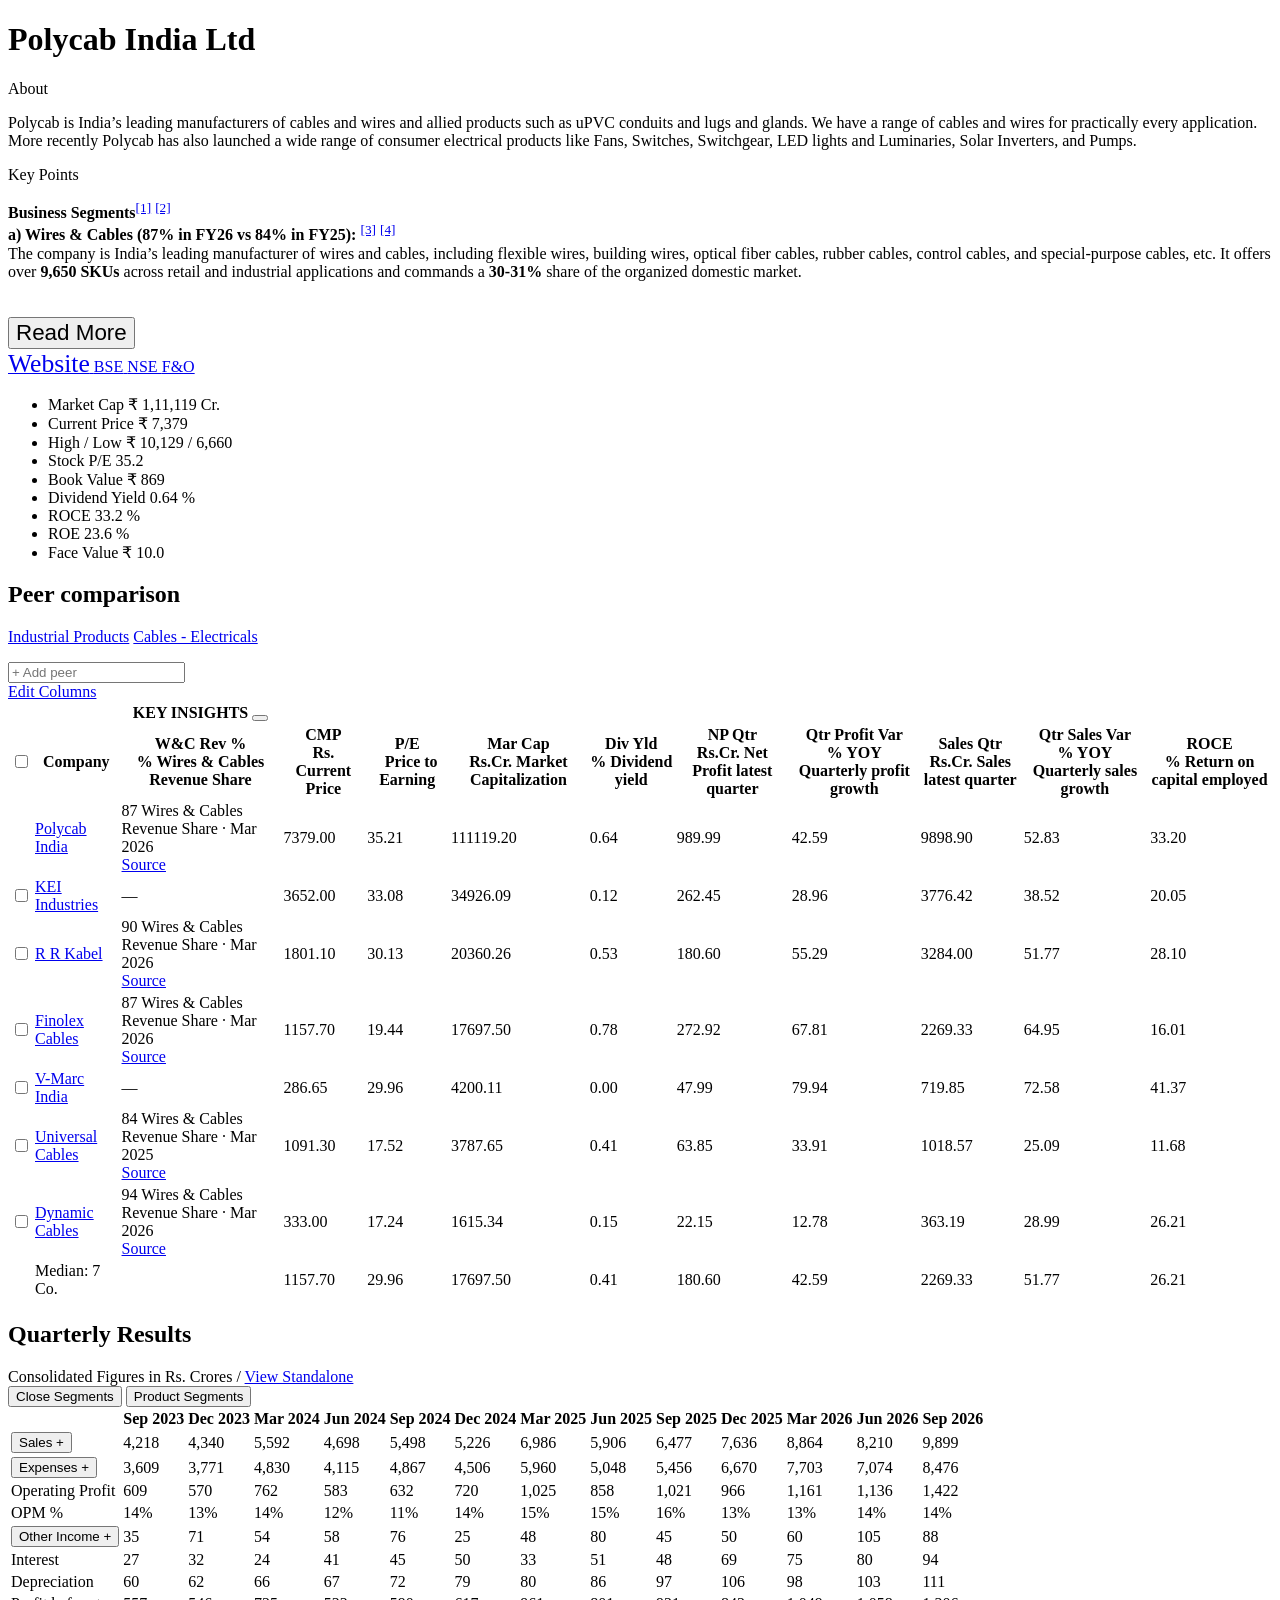
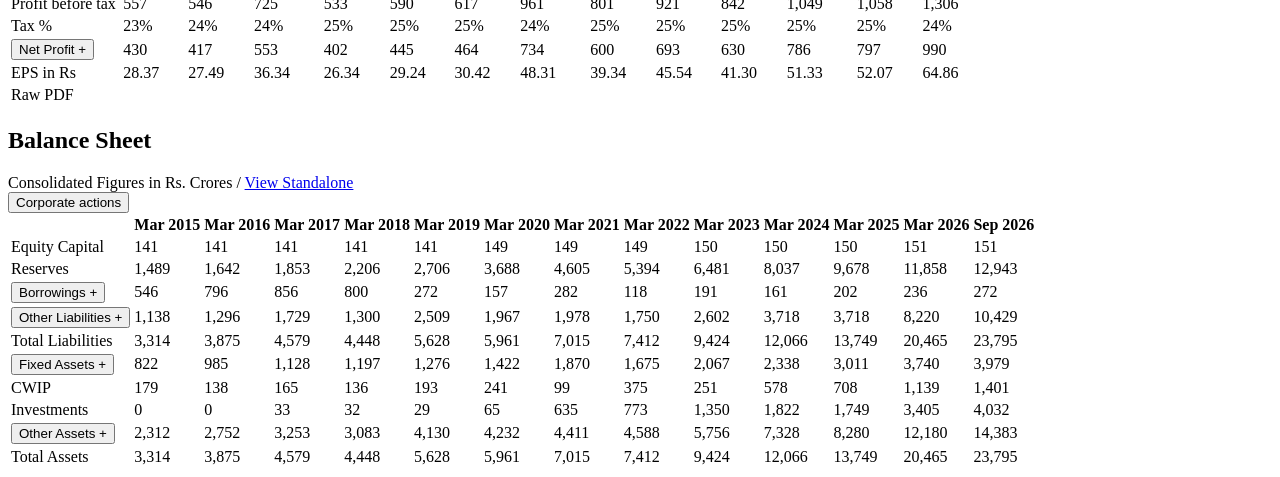
<file: backend/tests/fixtures/POLYCAB.html>
<!doctype html><html><head><meta charset="utf-8">
<link href="https://www.screener.in/company/POLYCAB/consolidated/" rel="canonical"/>
</head><body>
<h1>Polycab India Ltd</h1>
<div class="company-profile">
<div class="flex flex-column" style="flex: 1 1;">
<div class="title">About</div>
<div class="sub show-more-box about" style="flex-basis: 100px"><p>Polycab is India’s leading manufacturers of cables and wires and allied products such as uPVC conduits and lugs and glands. We have a range of cables and wires for practically every application. More recently Polycab has also launched a wide range of consumer electrical products like Fans, Switches, Switchgear, LED lights and Luminaries, Solar Inverters, and Pumps.</p></div>
<div class="title">Key Points</div>
<div class="sub commentary always-show-more-box">
<p><strong>Business Segments</strong><sup><a href="https://www.bseindia.com/xml-data/corpfiling/Attachhis/1538e3eb-56c6-4ad2-a1ea-a25b2291b09e.pdf#page=9" rel="noopener noreferrer" target="_blank">[1]</a></sup> <sup><a href="https://www.bseindia.com/xml-data/corpfiling/AttachHis/82657cf0-b6b8-4b01-bb68-9f477d451107.pdf#page=335" rel="noopener noreferrer" target="_blank">[2]</a></sup> <br/>
<strong>a) Wires &amp; Cables (87% in FY26 vs 84% in FY25):</strong> <sup><a href="https://www.bseindia.com/xml-data/corpfiling/AttachHis/82657cf0-b6b8-4b01-bb68-9f477d451107.pdf#page=13" rel="noopener noreferrer" target="_blank">[3]</a></sup> <sup><a href="https://www.bseindia.com/xml-data/corpfiling/Attachhis/0f586954-cf4c-4a5c-b179-8fb4a3cf55a9.pdf#page=7" rel="noopener noreferrer" target="_blank">[4]</a></sup> <br/>
The company is India’s leading manufacturer of wires and cables, including flexible wires, building wires, optical fiber cables, rubber cables, control cables, and special-purpose cables, etc. It offers over <strong>9,650 SKUs</strong> across retail and industrial applications and commands a <strong>30-31%</strong> share of the organized domestic market. </p>
<div class="show-more-button" style="height: 20px"></div>
</div>
<button class="a upper font-weight-500 letter-spacing plausible-event-name=Key+Insight plausible-event-user=unregistered" data-is-right-modal="true" data-title="Polycab India Ltd" data-url="/wiki/company/1274653/commentary/v2/" onclick="Modal.openInModal(event)" style="font-size: 1.4rem" type="button">
              Read More <i class="icon-right"></i>
</button>
</div>
<div class="hide-from-tablet-landscape margin-top-20 flex-row flex-align-center gap-12-22 nowrap" style="font-weight: 500">
<a href="http://www.polycab.com" rel="noopener noreferrer" target="_blank">
<i class="icon-link"></i>
<span style="font-size: 1.6rem;">Website</span>
</a>
<a href="https://www.bseindia.com/stock-share-price/polycab-india-ltd/POLYCAB/542652/" rel="noopener noreferrer" target="_blank">
<i class="icon-link-ext"></i>
<span class="ink-700 upper" style="letter-spacing: 0.05px;">BSE</span>
</a>
<a href="https://www.nseindia.com/get-quotes/equity?symbol=POLYCAB" rel="noopener noreferrer" target="_blank">
<i class="icon-link-ext"></i>
<span class="ink-700 upper" style="letter-spacing: 0.05px;">
                NSE
                
              </span>
</a>
<a href="https://www.nseindia.com/get-quotes/derivatives?symbol=POLYCAB" rel="noopener noreferrer" target="_blank">
<i class="icon-link-ext"></i>
<span class="ink-700 upper">F&amp;O</span>
</a>
</div>
</div>
<ul id="top-ratios">
<li class="flex flex-space-between" data-source="default">
<span class="name">
      
        Market Cap
      
    </span>
<span class="nowrap value">
        ₹
        <span class="number">1,11,119</span>
        
          Cr.
        
      </span>
</li>
<li class="flex flex-space-between" data-source="default">
<span class="name">
      
        Current Price
      
    </span>
<span class="nowrap value">
        ₹
        <span class="number">7,379</span>
</span>
</li>
<li class="flex flex-space-between" data-source="default">
<span class="name">
      
        High / Low
      
    </span>
<span class="nowrap value">₹ <span class="number">10,129</span> / <span class="number">6,660</span></span>
</li>
<li class="flex flex-space-between" data-source="default">
<span class="name">
      
        Stock P/E
      
    </span>
<span class="nowrap value">
<span class="number">35.2</span>
</span>
</li>
<li class="flex flex-space-between" data-source="default">
<span class="name">
      
        Book Value
      
    </span>
<span class="nowrap value">
        ₹
        <span class="number">869</span>
</span>
</li>
<li class="flex flex-space-between" data-source="default">
<span class="name">
      
        Dividend Yield
      
    </span>
<span class="nowrap value">
<span class="number">0.64</span>
        
          %
        
      </span>
</li>
<li class="flex flex-space-between" data-source="default">
<span class="name">
      
        ROCE
      
    </span>
<span class="nowrap value">
<span class="number">33.2</span>
        
          %
        
      </span>
</li>
<li class="flex flex-space-between" data-source="default">
<span class="name">
      
        ROE
      
    </span>
<span class="nowrap value">
<span class="number">23.6</span>
        
          %
        
      </span>
</li>
<li class="flex flex-space-between" data-source="default">
<span class="name">
      
        Face Value
      
    </span>
<span class="nowrap value">
        ₹
        <span class="number">10.0</span>
</span>
</li>
</ul>
<section class="card card-large" id="peers">
<h2>Peer comparison</h2>
<p class="sub margin-0">
<a href="/market/IN07/IN0702/IN070205/" target="_blank" title="Broad Industry">Industrial Products</a>
<i class="icon-right ink-600"></i>
<a href="/market/IN07/IN0702/IN070205/IN070205003/" target="_blank" title="Industry">Cables - Electricals</a>
</p>
<div class="row-hover-tooltips" id="peers-table-placeholder">
<div class="flex flex-wrap flex-align-center gap-8 margin-top-16">
<div class="flex flex-wrap flex-align-center gap-12 font-size-14">
<div class="dropdown-typeahead">
<input aria-label="Add peer" class="small" id="search-peer-comparison" placeholder="+ Add peer" type="text"/>
</div>
<div data-peer-selection="" hidden="">
<div class="flex flex-align-center gap-12">
<a class="ink-600 hover-link" data-remove-peers="" href="#"><i class="icon-trash"></i>Remove</a>
<span class="vertical-separator"></span>
<a class="font-weight-500" data-peers-comparison="" href="#">Detailed comparison <i class="icon-right"></i></a>
<span class="ink-600" data-compare-limit="" hidden="">Select up to 7 peers to compare</span>
</div>
</div>
</div>
<div class="toolbar-end flex flex-align-center gap-12 font-size-14">
<button class="button-plain sub font-weight-500 nowrap" data-show-column-group="key-insights" hidden="" onclick="Utils.toggleColumnGroup('key-insights')">
<i class="icon-eye"></i> View Key Insights
    </button>
<a class="button button-small button-secondary plausible-event-name=Edit+Columns plausible-event-user=unregistered" href="/user/columns/?next=/company/POLYCAB/consolidated/#peers">
<i class="icon-cog"></i>
      Edit Columns
    </a>
</div>
</div>
<div data-messages=""></div>
<div class="flex-row flex-gap-8 flex-space-between flex-align-center">
<div class="flex flex-gap-8 flex-end">

</div>
</div>
<div class="responsive-holder fill-card-width no-scroll-right" data-page-results="">
<table class="data-table text-nowrap striped mark-visited highlight-on-hover nowrap">
<thead data-column-group-names="">
<tr class="compact">
<td colspan="2"></td>
<th class="text-align-center bg-stripes bordered border-radius-12 border-bottom-radius-unset ink-700 font-size-12 font-weight-500 letter-spacing" colspan="1" data-column-group="key-insights" scope="colgroup">
                  KEY INSIGHTS
                  
                  <button aria-label="Hide Key Insights" class="button-plain sub font-size-14" onclick="Utils.toggleColumnGroup('key-insights')" title="Hide Key Insights">
<i class="icon-eye-off"></i>
</button>
</th>
<td colspan="9"></td>
</tr>
</thead>
<tbody>
<tr>
<th class="text" scope="colgroup">
<input aria-label="Select all" data-select-all="" type="checkbox"/>
</th>
<th class="text" scope="colgroup">
                
                  Company
                
              </th>
<th class="bg-stripes border-left border-right" data-column-group="key-insights" scope="colgroup">
<span class="">
<span class="has-tooltip">
<span class="underline-link">W&amp;C Rev %</span>
<br/>
<span class="ink-600">%</span>
<span class="tooltip bg-base position-area-top-center">Wires &amp; Cables Revenue Share</span>
</span>
</span>
</th>
<th scope="colgroup">
<span class="">
<span class="has-tooltip">
<span class="underline-link">CMP</span>
<br/>
<span class="ink-600">Rs.</span>
<span class="tooltip bg-base position-area-top-center">Current Price</span>
</span>
</span>
</th>
<th scope="colgroup">
<span class="">
<span class="has-tooltip">
<span class="underline-link">P/E</span>
<br/>
<span class="ink-600"> </span>
<span class="tooltip bg-base position-area-top-center">Price to Earning</span>
</span>
</span>
</th>
<th scope="colgroup">
<span class="desc">
<span class="has-tooltip">
<span class="underline-link">Mar Cap</span>
<br/>
<span class="ink-600">Rs.Cr.</span>
<span class="tooltip bg-base position-area-top-center">Market Capitalization</span>
</span>
</span>
</th>
<th scope="colgroup">
<span class="">
<span class="has-tooltip">
<span class="underline-link">Div Yld</span>
<br/>
<span class="ink-600">%</span>
<span class="tooltip bg-base position-area-top-center">Dividend yield</span>
</span>
</span>
</th>
<th scope="colgroup">
<span class="">
<span class="has-tooltip">
<span class="underline-link">NP Qtr</span>
<br/>
<span class="ink-600">Rs.Cr.</span>
<span class="tooltip bg-base position-area-top-center">Net Profit latest quarter</span>
</span>
</span>
</th>
<th scope="colgroup">
<span class="">
<span class="has-tooltip">
<span class="underline-link">Qtr Profit Var</span>
<br/>
<span class="ink-600">%</span>
<span class="tooltip bg-base position-area-top-center">YOY Quarterly profit growth</span>
</span>
</span>
</th>
<th scope="colgroup">
<span class="">
<span class="has-tooltip">
<span class="underline-link">Sales Qtr</span>
<br/>
<span class="ink-600">Rs.Cr.</span>
<span class="tooltip bg-base position-area-top-center">Sales latest quarter</span>
</span>
</span>
</th>
<th scope="colgroup">
<span class="">
<span class="has-tooltip">
<span class="underline-link">Qtr Sales Var</span>
<br/>
<span class="ink-600">%</span>
<span class="tooltip bg-base position-area-top-center">YOY Quarterly sales growth</span>
</span>
</span>
</th>
<th scope="colgroup">
<span class="">
<span class="has-tooltip">
<span class="underline-link">ROCE</span>
<br/>
<span class="ink-600">%</span>
<span class="tooltip bg-base position-area-top-center">Return on capital employed</span>
</span>
</span>
</th>
</tr>
<tr data-row-company-id="1274653">
<td class="text">
</td>
<td class="text">
<a href="/company/POLYCAB/consolidated/" target="_blank">Polycab India</a>
</td>
<td class="bg-stripes border-left border-right" data-column-group="key-insights">
<span class="inline-flex flex-align-center gap-2">
<span>87</span>
<span class="has-tooltip opacity-45 hover-opacity-100">
<span aria-hidden="true" class="icon-info smaller"></span>
<span class="tooltip bg-base position-area-top-center fallback-left text-align-left">
<span class="font-weight-500">Wires &amp; Cables Revenue Share · Mar 2026</span>
<span class="ink-600">
<br/>
<a class="font-weight-500" href="/company/POLYCAB/consolidated/" rel="noopener noreferrer" target="_blank">
            Source<span aria-hidden="true" class="icon-link-ext smaller"></span>
</a>
</span>
</span>
</span>
</span>
</td>
<td>7379.00</td><td>35.21</td><td>111119.20</td><td>0.64</td><td>989.99</td><td>42.59</td><td>9898.90</td><td>52.83</td><td>33.20</td>
</tr>
<tr data-row-company-id="1744">
<td class="text">
<input aria-label="Select KEI Industries" data-select-row="" type="checkbox"/>
</td>
<td class="text">
<a href="/company/KEI/consolidated/" target="_blank">KEI Industries</a>
</td>
<td class="bg-stripes border-left border-right" data-column-group="key-insights">
<span class="inline-flex flex-align-center gap-2 ink-600">
                            —
                            <span aria-hidden="true" class="icon-info smaller invisible"></span>
</span>
</td>
<td>3652.00</td><td>33.08</td><td>34926.09</td><td>0.12</td><td>262.45</td><td>28.96</td><td>3776.42</td><td>38.52</td><td>20.05</td>
</tr>
<tr data-row-company-id="1284488">
<td class="text">
<input aria-label="Select R R Kabel" data-select-row="" type="checkbox"/>
</td>
<td class="text">
<a href="/company/RRKABEL/consolidated/" target="_blank">R R Kabel</a>
</td>
<td class="bg-stripes border-left border-right" data-column-group="key-insights">
<span class="inline-flex flex-align-center gap-2">
<span>90</span>
<span class="has-tooltip opacity-45 hover-opacity-100">
<span aria-hidden="true" class="icon-info smaller"></span>
<span class="tooltip bg-base position-area-top-center fallback-left text-align-left">
<span class="font-weight-500">Wires &amp; Cables Revenue Share · Mar 2026</span>
<span class="ink-600">
<br/>
<a class="font-weight-500" href="https://www.bseindia.com/stockinfo/AnnPdfOpen.aspx?Pname=494d8024-ee83-456c-80c8-bd61e7672725.pdf#page=8" rel="noopener noreferrer" target="_blank">
            Source<span aria-hidden="true" class="icon-link-ext smaller"></span>
</a>
</span>
</span>
</span>
</span>
</td>
<td>1801.10</td><td>30.13</td><td>20360.26</td><td>0.53</td><td>180.60</td><td>55.29</td><td>3284.00</td><td>51.77</td><td>28.10</td>
</tr>
<tr data-row-company-id="788">
<td class="text">
<input aria-label="Select Finolex Cables" data-select-row="" type="checkbox"/>
</td>
<td class="text">
<a href="/company/FINCABLES/consolidated/" target="_blank">Finolex Cables</a>
</td>
<td class="bg-stripes border-left border-right" data-column-group="key-insights">
<span class="inline-flex flex-align-center gap-2">
<span>87</span>
<span class="has-tooltip opacity-45 hover-opacity-100">
<span aria-hidden="true" class="icon-info smaller"></span>
<span class="tooltip bg-base position-area-top-center fallback-left text-align-left">
<span class="font-weight-500">Wires &amp; Cables Revenue Share · Mar 2026</span>
<span class="ink-600">
<br/>
<a class="font-weight-500" href="/company/FINCABLES/consolidated/" rel="noopener noreferrer" target="_blank">
            Source<span aria-hidden="true" class="icon-link-ext smaller"></span>
</a>
</span>
</span>
</span>
</span>
</td>
<td>1157.70</td><td>19.44</td><td>17697.50</td><td>0.78</td><td>272.92</td><td>67.81</td><td>2269.33</td><td>64.95</td><td>16.01</td>
</tr>
<tr data-row-company-id="1274863">
<td class="text">
<input aria-label="Select V-Marc India" data-select-row="" type="checkbox"/>
</td>
<td class="text">
<a href="/company/VMARCIND/" target="_blank">V-Marc India</a>
</td>
<td class="bg-stripes border-left border-right" data-column-group="key-insights">
<span class="inline-flex flex-align-center gap-2 ink-600">
                            —
                            <span aria-hidden="true" class="icon-info smaller invisible"></span>
</span>
</td>
<td>286.65</td><td>29.96</td><td>4200.11</td><td>0.00</td><td>47.99</td><td>79.94</td><td>719.85</td><td>72.58</td><td>41.37</td>
</tr>
<tr data-row-company-id="3560">
<td class="text">
<input aria-label="Select Universal Cables" data-select-row="" type="checkbox"/>
</td>
<td class="text">
<a href="/company/UNIVCABLES/consolidated/" target="_blank">Universal Cables</a>
</td>
<td class="bg-stripes border-left border-right" data-column-group="key-insights">
<span class="inline-flex flex-align-center gap-2">
<span>84</span>
<span class="has-tooltip opacity-45 hover-opacity-100">
<span aria-hidden="true" class="icon-info smaller"></span>
<span class="tooltip bg-base position-area-top-center fallback-left text-align-left">
<span class="font-weight-500">Wires &amp; Cables Revenue Share · Mar 2025</span>
<span class="ink-600">
<br/>
<a class="font-weight-500" href="https://www.careratings.com/upload/CompanyFiles/PR/202507120728_Universal_Cables_Limited.pdf#page=2" rel="noopener noreferrer" target="_blank">
            Source<span aria-hidden="true" class="icon-link-ext smaller"></span>
</a>
</span>
</span>
</span>
</span>
</td>
<td>1091.30</td><td>17.52</td><td>3787.65</td><td>0.41</td><td>63.85</td><td>33.91</td><td>1018.57</td><td>25.09</td><td>11.68</td>
</tr>
<tr data-row-company-id="1274216">
<td class="text">
<input aria-label="Select Dynamic Cables" data-select-row="" type="checkbox"/>
</td>
<td class="text">
<a href="/company/DYCL/" target="_blank">Dynamic Cables</a>
</td>
<td class="bg-stripes border-left border-right" data-column-group="key-insights">
<span class="inline-flex flex-align-center gap-2">
<span>94</span>
<span class="has-tooltip opacity-45 hover-opacity-100">
<span aria-hidden="true" class="icon-info smaller"></span>
<span class="tooltip bg-base position-area-top-center fallback-left text-align-left">
<span class="font-weight-500">Wires &amp; Cables Revenue Share · Mar 2026</span>
<span class="ink-600">
<br/>
<a class="font-weight-500" href="https://www.bseindia.com/stockinfo/AnnPdfOpen.aspx?Pname=c0e02f27-bf60-43a0-83f6-3cbeaaa777bf.pdf#page=4" rel="noopener noreferrer" target="_blank">
            Source<span aria-hidden="true" class="icon-link-ext smaller"></span>
</a>
</span>
</span>
</span>
</span>
</td>
<td>333.00</td><td>17.24</td><td>1615.34</td><td>0.15</td><td>22.15</td><td>12.78</td><td>363.19</td><td>28.99</td><td>26.21</td>
</tr>
</tbody>
<tfoot>
<tr>
<td></td>
<td class="text">Median: 7 Co.</td>
<td class="bg-stripes border-left border-right" data-column-group="key-insights">
</td>
<td>
                  
                  
                    1157.70
                  
                </td>
<td>
                  
                  
                    29.96
                  
                </td>
<td>
                  
                  
                    17697.50
                  
                </td>
<td>
                  
                  
                    0.41
                  
                </td>
<td>
                  
                  
                    180.60
                  
                </td>
<td>
                  
                  
                    42.59
                  
                </td>
<td>
                  
                  
                    2269.33
                  
                </td>
<td>
                  
                  
                    51.77
                  
                </td>
<td>
                  
                  
                    26.21
                  
                </td>
</tr>
</tfoot>
</table>
</div>
</div>
</section>
<section class="card card-large" id="quarters">
<div class="flex-row flex-space-between gap-16">
<div>
<h2>Quarterly Results</h2>
<p class="sub" style="margin: 0;">
    
      Consolidated
      Figures in Rs. Crores
      /
      <a class="" href="/company/POLYCAB/#quarters">View Standalone</a>
</p>
</div>
<div class="flex flex-wrap gap-8 flex-align-center" style="justify-content: flex-end">
<button class="button-small hidden" data-segment-button-close="" onclick="Segment.closeSegments('quarters')">
<i class="icon-cancel"></i>
    Close Segments
  </button>
<button class="button-small button-secondary plausible-event-name=Segment+Results plausible-event-user=unregistered" data-segment-button="1" onclick="Segment.showSegment('quarters', '1')">
<i class="icon-chart-pie"></i>
      Product Segments
    </button>
</div>
</div>
<div class="responsive-holder hidden" data-segment-table=""></div>
<div class="responsive-holder fill-card-width" data-result-table="">
<table class="data-table responsive-text-nowrap">
<thead>
<tr>
<th class="text"></th>
<th class="highlight-cell" data-date-key="2023-09-30">
            Sep 2023
            
            
            
          </th>
<th class="" data-date-key="2023-12-31">
            Dec 2023
            
            
            
          </th>
<th class="" data-date-key="2024-03-31">
            Mar 2024
            
            
            
          </th>
<th class="" data-date-key="2024-06-30">
            Jun 2024
            
            
            
          </th>
<th class="highlight-cell" data-date-key="2024-09-30">
            Sep 2024
            
            
            
          </th>
<th class="" data-date-key="2024-12-31">
            Dec 2024
            
            
            
          </th>
<th class="" data-date-key="2025-03-31">
            Mar 2025
            
            
            
          </th>
<th class="" data-date-key="2025-06-30">
            Jun 2025
            
            
            
          </th>
<th class="highlight-cell" data-date-key="2025-09-30">
            Sep 2025
            
            
            
          </th>
<th class="" data-date-key="2025-12-31">
            Dec 2025
            
            
            
          </th>
<th class="" data-date-key="2026-03-31">
            Mar 2026
            
            
            
          </th>
<th class="" data-date-key="2026-06-30">
            Jun 2026
            
            
            
          </th>
<th class="highlight-cell" data-date-key="2026-09-30">
            Sep 2026
            
            
            
          </th>
</tr>
</thead>
<tbody>
<tr class="stripe">
<td class="text">
<button aria-expanded="false" class="button-plain" data-sales-growth-toggle="" onclick="Company.toggleSalesGrowth()">
                    Sales <span class="blue-icon">+</span>
</button>
</td>
<td class="highlight-cell">
                  
                    4,218
                  
                </td>
<td class="">
                  
                    4,340
                  
                </td>
<td class="">
                  
                    5,592
                  
                </td>
<td class="">
                  
                    4,698
                  
                </td>
<td class="highlight-cell">
                  
                    5,498
                  
                </td>
<td class="">
                  
                    5,226
                  
                </td>
<td class="">
                  
                    6,986
                  
                </td>
<td class="">
                  
                    5,906
                  
                </td>
<td class="highlight-cell">
                  
                    6,477
                  
                </td>
<td class="">
                  
                    7,636
                  
                </td>
<td class="">
                  
                    8,864
                  
                </td>
<td class="">
                  
                    8,210
                  
                </td>
<td class="highlight-cell">
                  
                    9,899
                  
                </td>
</tr>
<tr class="stripe compact font-size-13" data-sales-growth="" hidden="">
<td class="text ink-600">YoY Sales growth</td>
<td class="highlight-cell font-weight-500 up">
                      +27%
                    </td>
<td class="font-weight-500 up">
                      +17%
                    </td>
<td class="font-weight-500 up">
                      +29%
                    </td>
<td class="font-weight-500 up">
                      +21%
                    </td>
<td class="highlight-cell font-weight-500 up">
                      +30%
                    </td>
<td class="font-weight-500 up">
                      +20%
                    </td>
<td class="font-weight-500 up">
                      +25%
                    </td>
<td class="font-weight-500 up">
                      +26%
                    </td>
<td class="highlight-cell font-weight-500 up">
                      +18%
                    </td>
<td class="font-weight-500 up">
                      +46%
                    </td>
<td class="font-weight-500 up">
                      +27%
                    </td>
<td class="font-weight-500 up">
                      +39%
                    </td>
<td class="highlight-cell font-weight-500 up">
                      +53%
                    </td>
</tr>
<tr class="">
<td class="text">
<button class="button-plain" onclick="Company.showSchedule('Expenses', 'quarters', this)">
                    Expenses <span class="blue-icon">+</span>
</button>
</td>
<td class="highlight-cell">
                  
                    3,609
                  
                </td>
<td class="">
                  
                    3,771
                  
                </td>
<td class="">
                  
                    4,830
                  
                </td>
<td class="">
                  
                    4,115
                  
                </td>
<td class="highlight-cell">
                  
                    4,867
                  
                </td>
<td class="">
                  
                    4,506
                  
                </td>
<td class="">
                  
                    5,960
                  
                </td>
<td class="">
                  
                    5,048
                  
                </td>
<td class="highlight-cell">
                  
                    5,456
                  
                </td>
<td class="">
                  
                    6,670
                  
                </td>
<td class="">
                  
                    7,703
                  
                </td>
<td class="">
                  
                    7,074
                  
                </td>
<td class="highlight-cell">
                  
                    8,476
                  
                </td>
</tr>
<tr class="stripe strong">
<td class="text">
                
                  Operating Profit
                
                
                  
                
              </td>
<td class="highlight-cell">
                  
                    609
                  
                </td>
<td class="">
                  
                    570
                  
                </td>
<td class="">
                  
                    762
                  
                </td>
<td class="">
                  
                    583
                  
                </td>
<td class="highlight-cell">
                  
                    632
                  
                </td>
<td class="">
                  
                    720
                  
                </td>
<td class="">
                  
                    1,025
                  
                </td>
<td class="">
                  
                    858
                  
                </td>
<td class="highlight-cell">
                  
                    1,021
                  
                </td>
<td class="">
                  
                    966
                  
                </td>
<td class="">
                  
                    1,161
                  
                </td>
<td class="">
                  
                    1,136
                  
                </td>
<td class="highlight-cell">
                  
                    1,422
                  
                </td>
</tr>
<tr class="">
<td class="text">
                
                  OPM %
                
                
                  
                
              </td>
<td class="highlight-cell">
                  
                    14%
                  
                </td>
<td class="">
                  
                    13%
                  
                </td>
<td class="">
                  
                    14%
                  
                </td>
<td class="">
                  
                    12%
                  
                </td>
<td class="highlight-cell">
                  
                    11%
                  
                </td>
<td class="">
                  
                    14%
                  
                </td>
<td class="">
                  
                    15%
                  
                </td>
<td class="">
                  
                    15%
                  
                </td>
<td class="highlight-cell">
                  
                    16%
                  
                </td>
<td class="">
                  
                    13%
                  
                </td>
<td class="">
                  
                    13%
                  
                </td>
<td class="">
                  
                    14%
                  
                </td>
<td class="highlight-cell">
                  
                    14%
                  
                </td>
</tr>
<tr class="stripe">
<td class="text">
<button class="button-plain" onclick="Company.showSchedule('Other Income', 'quarters', this)">
                    Other Income <span class="blue-icon">+</span>
</button>
</td>
<td class="highlight-cell">
                  
                    35
                  
                </td>
<td class="">
                  
                    71
                  
                </td>
<td class="">
                  
                    54
                  
                </td>
<td class="">
                  
                    58
                  
                </td>
<td class="highlight-cell">
                  
                    76
                  
                </td>
<td class="">
                  
                    25
                  
                </td>
<td class="">
                  
                    48
                  
                </td>
<td class="">
                  
                    80
                  
                </td>
<td class="highlight-cell">
                  
                    45
                  
                </td>
<td class="">
                  
                    50
                  
                </td>
<td class="">
                  
                    60
                  
                </td>
<td class="">
                  
                    105
                  
                </td>
<td class="highlight-cell">
                  
                    88
                  
                </td>
</tr>
<tr class="">
<td class="text">
                
                  Interest
                
                
                  
                
              </td>
<td class="highlight-cell">
                  
                    27
                  
                </td>
<td class="">
                  
                    32
                  
                </td>
<td class="">
                  
                    24
                  
                </td>
<td class="">
                  
                    41
                  
                </td>
<td class="highlight-cell">
                  
                    45
                  
                </td>
<td class="">
                  
                    50
                  
                </td>
<td class="">
                  
                    33
                  
                </td>
<td class="">
                  
                    51
                  
                </td>
<td class="highlight-cell">
                  
                    48
                  
                </td>
<td class="">
                  
                    69
                  
                </td>
<td class="">
                  
                    75
                  
                </td>
<td class="">
                  
                    80
                  
                </td>
<td class="highlight-cell">
                  
                    94
                  
                </td>
</tr>
<tr class="stripe">
<td class="text">
                
                  Depreciation
                
                
                  
                
              </td>
<td class="highlight-cell">
                  
                    60
                  
                </td>
<td class="">
                  
                    62
                  
                </td>
<td class="">
                  
                    66
                  
                </td>
<td class="">
                  
                    67
                  
                </td>
<td class="highlight-cell">
                  
                    72
                  
                </td>
<td class="">
                  
                    79
                  
                </td>
<td class="">
                  
                    80
                  
                </td>
<td class="">
                  
                    86
                  
                </td>
<td class="highlight-cell">
                  
                    97
                  
                </td>
<td class="">
                  
                    106
                  
                </td>
<td class="">
                  
                    98
                  
                </td>
<td class="">
                  
                    103
                  
                </td>
<td class="highlight-cell">
                  
                    111
                  
                </td>
</tr>
<tr class="strong">
<td class="text">
                
                  Profit before tax
                
                
                  
                
              </td>
<td class="highlight-cell">
                  
                    557
                  
                </td>
<td class="">
                  
                    546
                  
                </td>
<td class="">
                  
                    725
                  
                </td>
<td class="">
                  
                    533
                  
                </td>
<td class="highlight-cell">
                  
                    590
                  
                </td>
<td class="">
                  
                    617
                  
                </td>
<td class="">
                  
                    961
                  
                </td>
<td class="">
                  
                    801
                  
                </td>
<td class="highlight-cell">
                  
                    921
                  
                </td>
<td class="">
                  
                    842
                  
                </td>
<td class="">
                  
                    1,049
                  
                </td>
<td class="">
                  
                    1,058
                  
                </td>
<td class="highlight-cell">
                  
                    1,306
                  
                </td>
</tr>
<tr class="stripe">
<td class="text">
                
                  Tax %
                
                
                  
                
              </td>
<td class="highlight-cell">
                  
                    23%
                  
                </td>
<td class="">
                  
                    24%
                  
                </td>
<td class="">
                  
                    24%
                  
                </td>
<td class="">
                  
                    25%
                  
                </td>
<td class="highlight-cell">
                  
                    25%
                  
                </td>
<td class="">
                  
                    25%
                  
                </td>
<td class="">
                  
                    24%
                  
                </td>
<td class="">
                  
                    25%
                  
                </td>
<td class="highlight-cell">
                  
                    25%
                  
                </td>
<td class="">
                  
                    25%
                  
                </td>
<td class="">
                  
                    25%
                  
                </td>
<td class="">
                  
                    25%
                  
                </td>
<td class="highlight-cell">
                  
                    24%
                  
                </td>
</tr>
<tr class="strong">
<td class="text">
<button class="button-plain" onclick="Company.showSchedule('Net Profit', 'quarters', this)">
                    Net Profit <span class="blue-icon">+</span>
</button>
</td>
<td class="highlight-cell">
                  
                    430
                  
                </td>
<td class="">
                  
                    417
                  
                </td>
<td class="">
                  
                    553
                  
                </td>
<td class="">
                  
                    402
                  
                </td>
<td class="highlight-cell">
                  
                    445
                  
                </td>
<td class="">
                  
                    464
                  
                </td>
<td class="">
                  
                    734
                  
                </td>
<td class="">
                  
                    600
                  
                </td>
<td class="highlight-cell">
                  
                    693
                  
                </td>
<td class="">
                  
                    630
                  
                </td>
<td class="">
                  
                    786
                  
                </td>
<td class="">
                  
                    797
                  
                </td>
<td class="highlight-cell">
                  
                    990
                  
                </td>
</tr>
<tr class="stripe">
<td class="text">
                
                  EPS in Rs
                
                
                  
                
              </td>
<td class="highlight-cell">
                  
                    28.37
                  
                </td>
<td class="">
                  
                    27.49
                  
                </td>
<td class="">
                  
                    36.34
                  
                </td>
<td class="">
                  
                    26.34
                  
                </td>
<td class="highlight-cell">
                  
                    29.24
                  
                </td>
<td class="">
                  
                    30.42
                  
                </td>
<td class="">
                  
                    48.31
                  
                </td>
<td class="">
                  
                    39.34
                  
                </td>
<td class="highlight-cell">
                  
                    45.54
                  
                </td>
<td class="">
                  
                    41.30
                  
                </td>
<td class="">
                  
                    51.33
                  
                </td>
<td class="">
                  
                    52.07
                  
                </td>
<td class="highlight-cell">
                  
                    64.86
                  
                </td>
</tr>
<tr class="font-size-14 ink-600">
<td class="text ink-600">Raw PDF</td>
<td class="hover-link highlight-cell">
<a aria-label="Raw PDF" class="plausible-event-name=Quarterly+PDF plausible-event-user=unregistered" href="/company/source/quarter/1274653/9/2023/" rel="noopener noreferrer" target="_blank">
<i class="icon-file-pdf ink-600-link"></i>
</a>
</td>
<td class="hover-link">
<a aria-label="Raw PDF" class="plausible-event-name=Quarterly+PDF plausible-event-user=unregistered" href="/company/source/quarter/1274653/12/2023/" rel="noopener noreferrer" target="_blank">
<i class="icon-file-pdf ink-600-link"></i>
</a>
</td>
<td class="hover-link">
<a aria-label="Raw PDF" class="plausible-event-name=Quarterly+PDF plausible-event-user=unregistered" href="/company/source/quarter/1274653/3/2024/" rel="noopener noreferrer" target="_blank">
<i class="icon-file-pdf ink-600-link"></i>
</a>
</td>
<td class="hover-link">
<a aria-label="Raw PDF" class="plausible-event-name=Quarterly+PDF plausible-event-user=unregistered" href="/company/source/quarter/1274653/6/2024/" rel="noopener noreferrer" target="_blank">
<i class="icon-file-pdf ink-600-link"></i>
</a>
</td>
<td class="hover-link highlight-cell">
<a aria-label="Raw PDF" class="plausible-event-name=Quarterly+PDF plausible-event-user=unregistered" href="/company/source/quarter/1274653/9/2024/" rel="noopener noreferrer" target="_blank">
<i class="icon-file-pdf ink-600-link"></i>
</a>
</td>
<td class="hover-link">
<a aria-label="Raw PDF" class="plausible-event-name=Quarterly+PDF plausible-event-user=unregistered" href="/company/source/quarter/1274653/12/2024/" rel="noopener noreferrer" target="_blank">
<i class="icon-file-pdf ink-600-link"></i>
</a>
</td>
<td class="hover-link">
<a aria-label="Raw PDF" class="plausible-event-name=Quarterly+PDF plausible-event-user=unregistered" href="/company/source/quarter/1274653/3/2025/" rel="noopener noreferrer" target="_blank">
<i class="icon-file-pdf ink-600-link"></i>
</a>
</td>
<td class="hover-link">
<a aria-label="Raw PDF" class="plausible-event-name=Quarterly+PDF plausible-event-user=unregistered" href="/company/source/quarter/1274653/6/2025/" rel="noopener noreferrer" target="_blank">
<i class="icon-file-pdf ink-600-link"></i>
</a>
</td>
<td class="hover-link highlight-cell">
<a aria-label="Raw PDF" class="plausible-event-name=Quarterly+PDF plausible-event-user=unregistered" href="/company/source/quarter/1274653/9/2025/" rel="noopener noreferrer" target="_blank">
<i class="icon-file-pdf ink-600-link"></i>
</a>
</td>
<td class="hover-link">
<a aria-label="Raw PDF" class="plausible-event-name=Quarterly+PDF plausible-event-user=unregistered" href="/company/source/quarter/1274653/12/2025/" rel="noopener noreferrer" target="_blank">
<i class="icon-file-pdf ink-600-link"></i>
</a>
</td>
<td class="hover-link">
<a aria-label="Raw PDF" class="plausible-event-name=Quarterly+PDF plausible-event-user=unregistered" href="/company/source/quarter/1274653/3/2026/" rel="noopener noreferrer" target="_blank">
<i class="icon-file-pdf ink-600-link"></i>
</a>
</td>
<td class="hover-link">
<a aria-label="Raw PDF" class="plausible-event-name=Quarterly+PDF plausible-event-user=unregistered" href="/company/source/quarter/1274653/6/2026/" rel="noopener noreferrer" target="_blank">
<i class="icon-file-pdf ink-600-link"></i>
</a>
</td>
<td class="hover-link highlight-cell">
<a aria-label="Raw PDF" class="plausible-event-name=Quarterly+PDF plausible-event-user=unregistered" href="/company/source/quarter/1274653/9/2026/" rel="noopener noreferrer" target="_blank">
<i class="icon-file-pdf ink-600-link"></i>
</a>
</td>
</tr>
</tbody>
</table>
</div>
</section>
<section class="card card-large" id="balance-sheet">
<div class="flex-row flex-space-between gap-16">
<div>
<h2>Balance Sheet</h2>
<p class="sub" style="margin: 0;">
    
      Consolidated
      Figures in Rs. Crores
      /
      <a class="" href="/company/POLYCAB/#balance-sheet">View Standalone</a>
</p>
</div>
<div class="flex flex-align-center">
<button class="button-small button-secondary plausible-event-name=Corporate+Actions plausible-event-user=unregistered" data-title="Corporate actions" data-url="/company/actions/1274653/" onclick="Modal.openInModal(event)" type="button">Corporate actions</button>
</div>
</div>
<div class="responsive-holder fill-card-width" data-result-table="">
<table class="data-table responsive-text-nowrap">
<thead>
<tr>
<th class="text"></th>
<th class="" data-date-key="2015-03-31">
            Mar 2015
            
            
            
          </th>
<th class="" data-date-key="2016-03-31">
            Mar 2016
            
            
            
          </th>
<th class="" data-date-key="2017-03-31">
            Mar 2017
            
            
            
          </th>
<th class="" data-date-key="2018-03-31">
            Mar 2018
            
            
            
          </th>
<th class="" data-date-key="2019-03-31">
            Mar 2019
            
            
            
          </th>
<th class="" data-date-key="2020-03-31">
            Mar 2020
            
            
            
          </th>
<th class="" data-date-key="2021-03-31">
            Mar 2021
            
            
            
          </th>
<th class="" data-date-key="2022-03-31">
            Mar 2022
            
            
            
          </th>
<th class="" data-date-key="2023-03-31">
            Mar 2023
            
            
            
          </th>
<th class="" data-date-key="2024-03-31">
            Mar 2024
            
            
            
          </th>
<th class="" data-date-key="2025-03-31">
            Mar 2025
            
            
            
          </th>
<th class="" data-date-key="2026-03-31">
            Mar 2026
            
            
            
          </th>
<th class="" data-date-key="2026-09-30">
            Sep 2026
            
            
            
          </th>
</tr>
</thead>
<tbody>
<tr class="stripe">
<td class="text">
                
                  Equity Capital
                
                
                  
                
              </td>
<td class="">
                  
                    141
                  
                </td>
<td class="">
                  
                    141
                  
                </td>
<td class="">
                  
                    141
                  
                </td>
<td class="">
                  
                    141
                  
                </td>
<td class="">
                  
                    141
                  
                </td>
<td class="">
                  
                    149
                  
                </td>
<td class="">
                  
                    149
                  
                </td>
<td class="">
                  
                    149
                  
                </td>
<td class="">
                  
                    150
                  
                </td>
<td class="">
                  
                    150
                  
                </td>
<td class="">
                  
                    150
                  
                </td>
<td class="">
                  
                    151
                  
                </td>
<td class="">
                  
                    151
                  
                </td>
</tr>
<tr class="">
<td class="text">
                
                  Reserves
                
                
                  
                
              </td>
<td class="">
                  
                    1,489
                  
                </td>
<td class="">
                  
                    1,642
                  
                </td>
<td class="">
                  
                    1,853
                  
                </td>
<td class="">
                  
                    2,206
                  
                </td>
<td class="">
                  
                    2,706
                  
                </td>
<td class="">
                  
                    3,688
                  
                </td>
<td class="">
                  
                    4,605
                  
                </td>
<td class="">
                  
                    5,394
                  
                </td>
<td class="">
                  
                    6,481
                  
                </td>
<td class="">
                  
                    8,037
                  
                </td>
<td class="">
                  
                    9,678
                  
                </td>
<td class="">
                  
                    11,858
                  
                </td>
<td class="">
                  
                    12,943
                  
                </td>
</tr>
<tr class="stripe">
<td class="text">
<button class="button-plain" onclick="Company.showSchedule('Borrowings', 'balance-sheet', this)">
                    Borrowings <span class="blue-icon">+</span>
</button>
</td>
<td class="">
                  
                    546
                  
                </td>
<td class="">
                  
                    796
                  
                </td>
<td class="">
                  
                    856
                  
                </td>
<td class="">
                  
                    800
                  
                </td>
<td class="">
                  
                    272
                  
                </td>
<td class="">
                  
                    157
                  
                </td>
<td class="">
                  
                    282
                  
                </td>
<td class="">
                  
                    118
                  
                </td>
<td class="">
                  
                    191
                  
                </td>
<td class="">
                  
                    161
                  
                </td>
<td class="">
                  
                    202
                  
                </td>
<td class="">
                  
                    236
                  
                </td>
<td class="">
                  
                    272
                  
                </td>
</tr>
<tr class="">
<td class="text">
<button class="button-plain" onclick="Company.showSchedule('Other Liabilities', 'balance-sheet', this)">
                    Other Liabilities <span class="blue-icon">+</span>
</button>
</td>
<td class="">
                  
                    1,138
                  
                </td>
<td class="">
                  
                    1,296
                  
                </td>
<td class="">
                  
                    1,729
                  
                </td>
<td class="">
                  
                    1,300
                  
                </td>
<td class="">
                  
                    2,509
                  
                </td>
<td class="">
                  
                    1,967
                  
                </td>
<td class="">
                  
                    1,978
                  
                </td>
<td class="">
                  
                    1,750
                  
                </td>
<td class="">
                  
                    2,602
                  
                </td>
<td class="">
                  
                    3,718
                  
                </td>
<td class="">
                  
                    3,718
                  
                </td>
<td class="">
                  
                    8,220
                  
                </td>
<td class="">
                  
                    10,429
                  
                </td>
</tr>
<tr class="stripe strong">
<td class="text">
                
                  Total Liabilities
                
                
                  
                
              </td>
<td class="">
                  
                    3,314
                  
                </td>
<td class="">
                  
                    3,875
                  
                </td>
<td class="">
                  
                    4,579
                  
                </td>
<td class="">
                  
                    4,448
                  
                </td>
<td class="">
                  
                    5,628
                  
                </td>
<td class="">
                  
                    5,961
                  
                </td>
<td class="">
                  
                    7,015
                  
                </td>
<td class="">
                  
                    7,412
                  
                </td>
<td class="">
                  
                    9,424
                  
                </td>
<td class="">
                  
                    12,066
                  
                </td>
<td class="">
                  
                    13,749
                  
                </td>
<td class="">
                  
                    20,465
                  
                </td>
<td class="">
                  
                    23,795
                  
                </td>
</tr>
<tr class="">
<td class="text">
<button class="button-plain" onclick="Company.showSchedule('Fixed Assets', 'balance-sheet', this)">
                    Fixed Assets <span class="blue-icon">+</span>
</button>
</td>
<td class="">
                  
                    822
                  
                </td>
<td class="">
                  
                    985
                  
                </td>
<td class="">
                  
                    1,128
                  
                </td>
<td class="">
                  
                    1,197
                  
                </td>
<td class="">
                  
                    1,276
                  
                </td>
<td class="">
                  
                    1,422
                  
                </td>
<td class="">
                  
                    1,870
                  
                </td>
<td class="">
                  
                    1,675
                  
                </td>
<td class="">
                  
                    2,067
                  
                </td>
<td class="">
                  
                    2,338
                  
                </td>
<td class="">
                  
                    3,011
                  
                </td>
<td class="">
                  
                    3,740
                  
                </td>
<td class="">
                  
                    3,979
                  
                </td>
</tr>
<tr class="stripe">
<td class="text">
                
                  CWIP
                
                
                  
                
              </td>
<td class="">
                  
                    179
                  
                </td>
<td class="">
                  
                    138
                  
                </td>
<td class="">
                  
                    165
                  
                </td>
<td class="">
                  
                    136
                  
                </td>
<td class="">
                  
                    193
                  
                </td>
<td class="">
                  
                    241
                  
                </td>
<td class="">
                  
                    99
                  
                </td>
<td class="">
                  
                    375
                  
                </td>
<td class="">
                  
                    251
                  
                </td>
<td class="">
                  
                    578
                  
                </td>
<td class="">
                  
                    708
                  
                </td>
<td class="">
                  
                    1,139
                  
                </td>
<td class="">
                  
                    1,401
                  
                </td>
</tr>
<tr class="">
<td class="text">
                
                  Investments
                
                
                  
                
              </td>
<td class="">
                  
                    0
                  
                </td>
<td class="">
                  
                    0
                  
                </td>
<td class="">
                  
                    33
                  
                </td>
<td class="">
                  
                    32
                  
                </td>
<td class="">
                  
                    29
                  
                </td>
<td class="">
                  
                    65
                  
                </td>
<td class="">
                  
                    635
                  
                </td>
<td class="">
                  
                    773
                  
                </td>
<td class="">
                  
                    1,350
                  
                </td>
<td class="">
                  
                    1,822
                  
                </td>
<td class="">
                  
                    1,749
                  
                </td>
<td class="">
                  
                    3,405
                  
                </td>
<td class="">
                  
                    4,032
                  
                </td>
</tr>
<tr class="stripe">
<td class="text">
<button class="button-plain" onclick="Company.showSchedule('Other Assets', 'balance-sheet', this)">
                    Other Assets <span class="blue-icon">+</span>
</button>
</td>
<td class="">
                  
                    2,312
                  
                </td>
<td class="">
                  
                    2,752
                  
                </td>
<td class="">
                  
                    3,253
                  
                </td>
<td class="">
                  
                    3,083
                  
                </td>
<td class="">
                  
                    4,130
                  
                </td>
<td class="">
                  
                    4,232
                  
                </td>
<td class="">
                  
                    4,411
                  
                </td>
<td class="">
                  
                    4,588
                  
                </td>
<td class="">
                  
                    5,756
                  
                </td>
<td class="">
                  
                    7,328
                  
                </td>
<td class="">
                  
                    8,280
                  
                </td>
<td class="">
                  
                    12,180
                  
                </td>
<td class="">
                  
                    14,383
                  
                </td>
</tr>
<tr class="strong">
<td class="text">
                
                  Total Assets
                
                
                  
                
              </td>
<td class="">
                  
                    3,314
                  
                </td>
<td class="">
                  
                    3,875
                  
                </td>
<td class="">
                  
                    4,579
                  
                </td>
<td class="">
                  
                    4,448
                  
                </td>
<td class="">
                  
                    5,628
                  
                </td>
<td class="">
                  
                    5,961
                  
                </td>
<td class="">
                  
                    7,015
                  
                </td>
<td class="">
                  
                    7,412
                  
                </td>
<td class="">
                  
                    9,424
                  
                </td>
<td class="">
                  
                    12,066
                  
                </td>
<td class="">
                  
                    13,749
                  
                </td>
<td class="">
                  
                    20,465
                  
                </td>
<td class="">
                  
                    23,795
                  
                </td>
</tr>
</tbody>
</table>
</div>
</section>
</body></html>
</file>
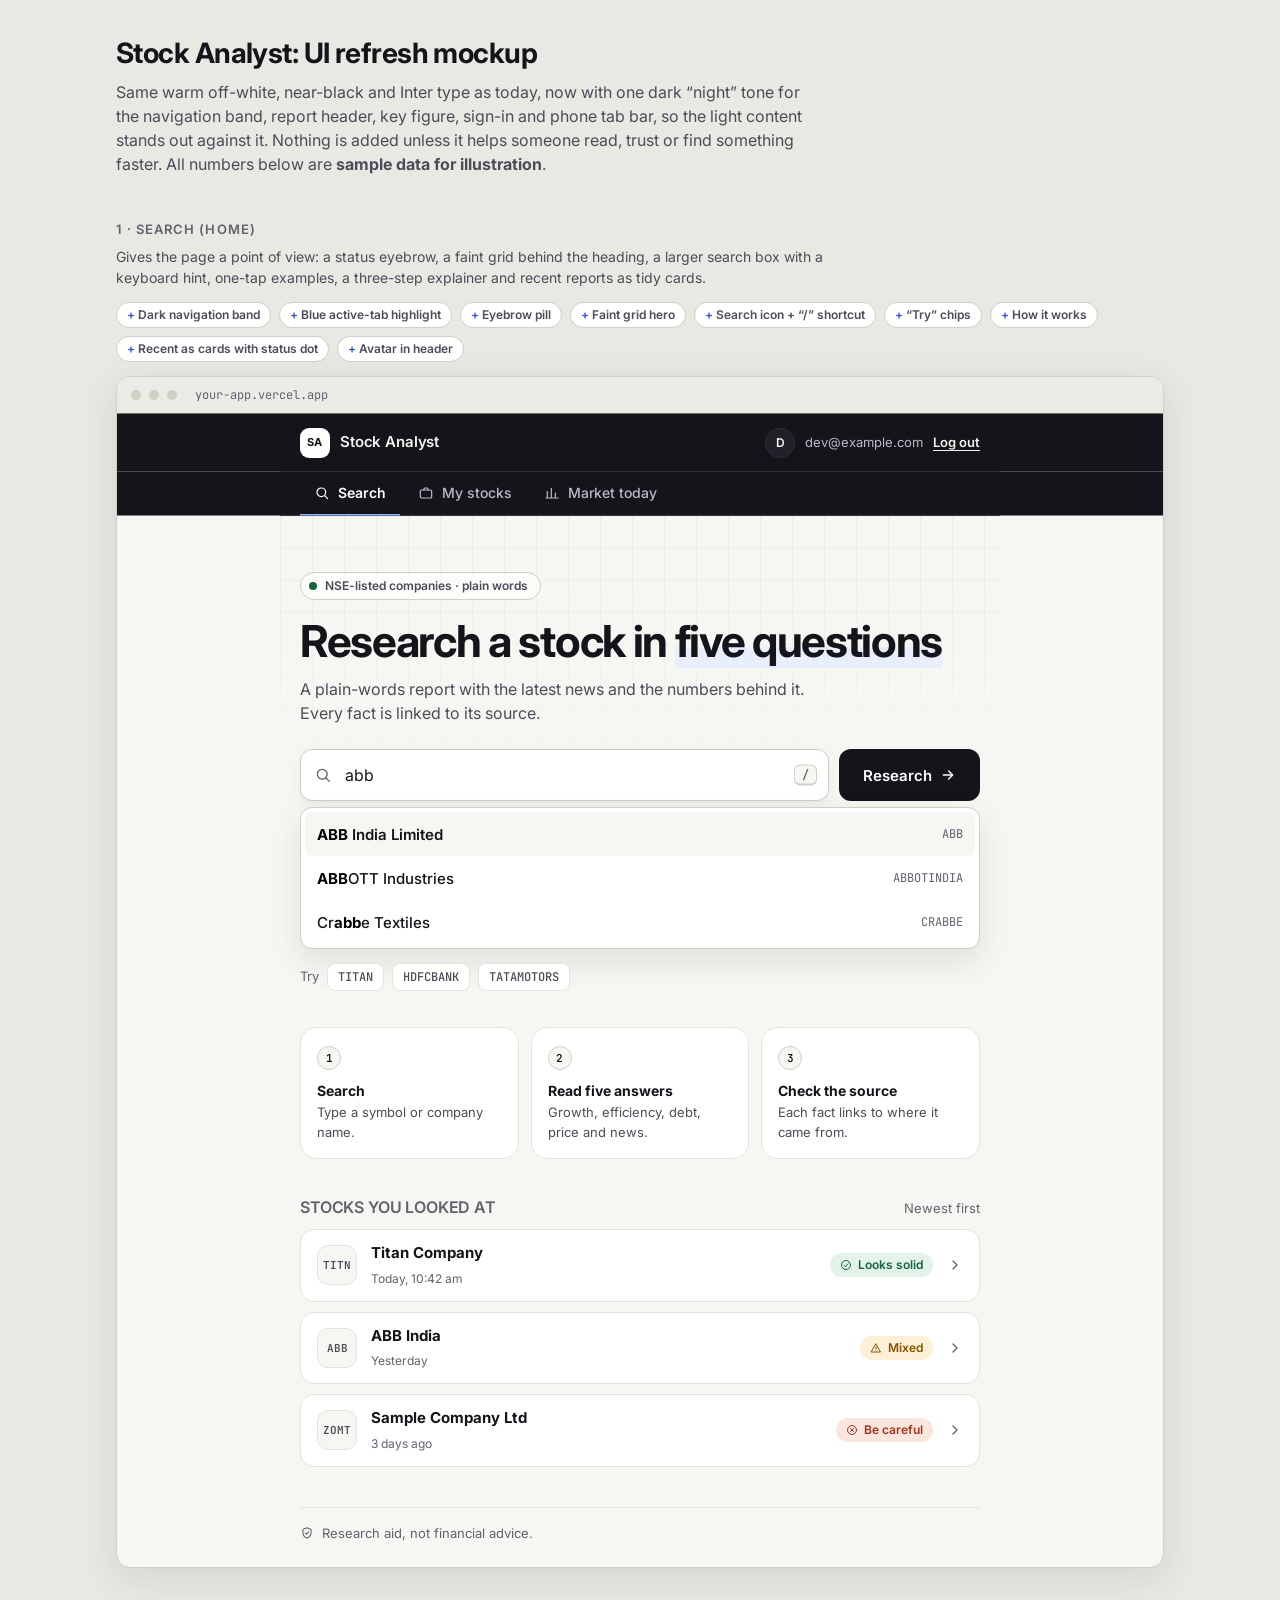
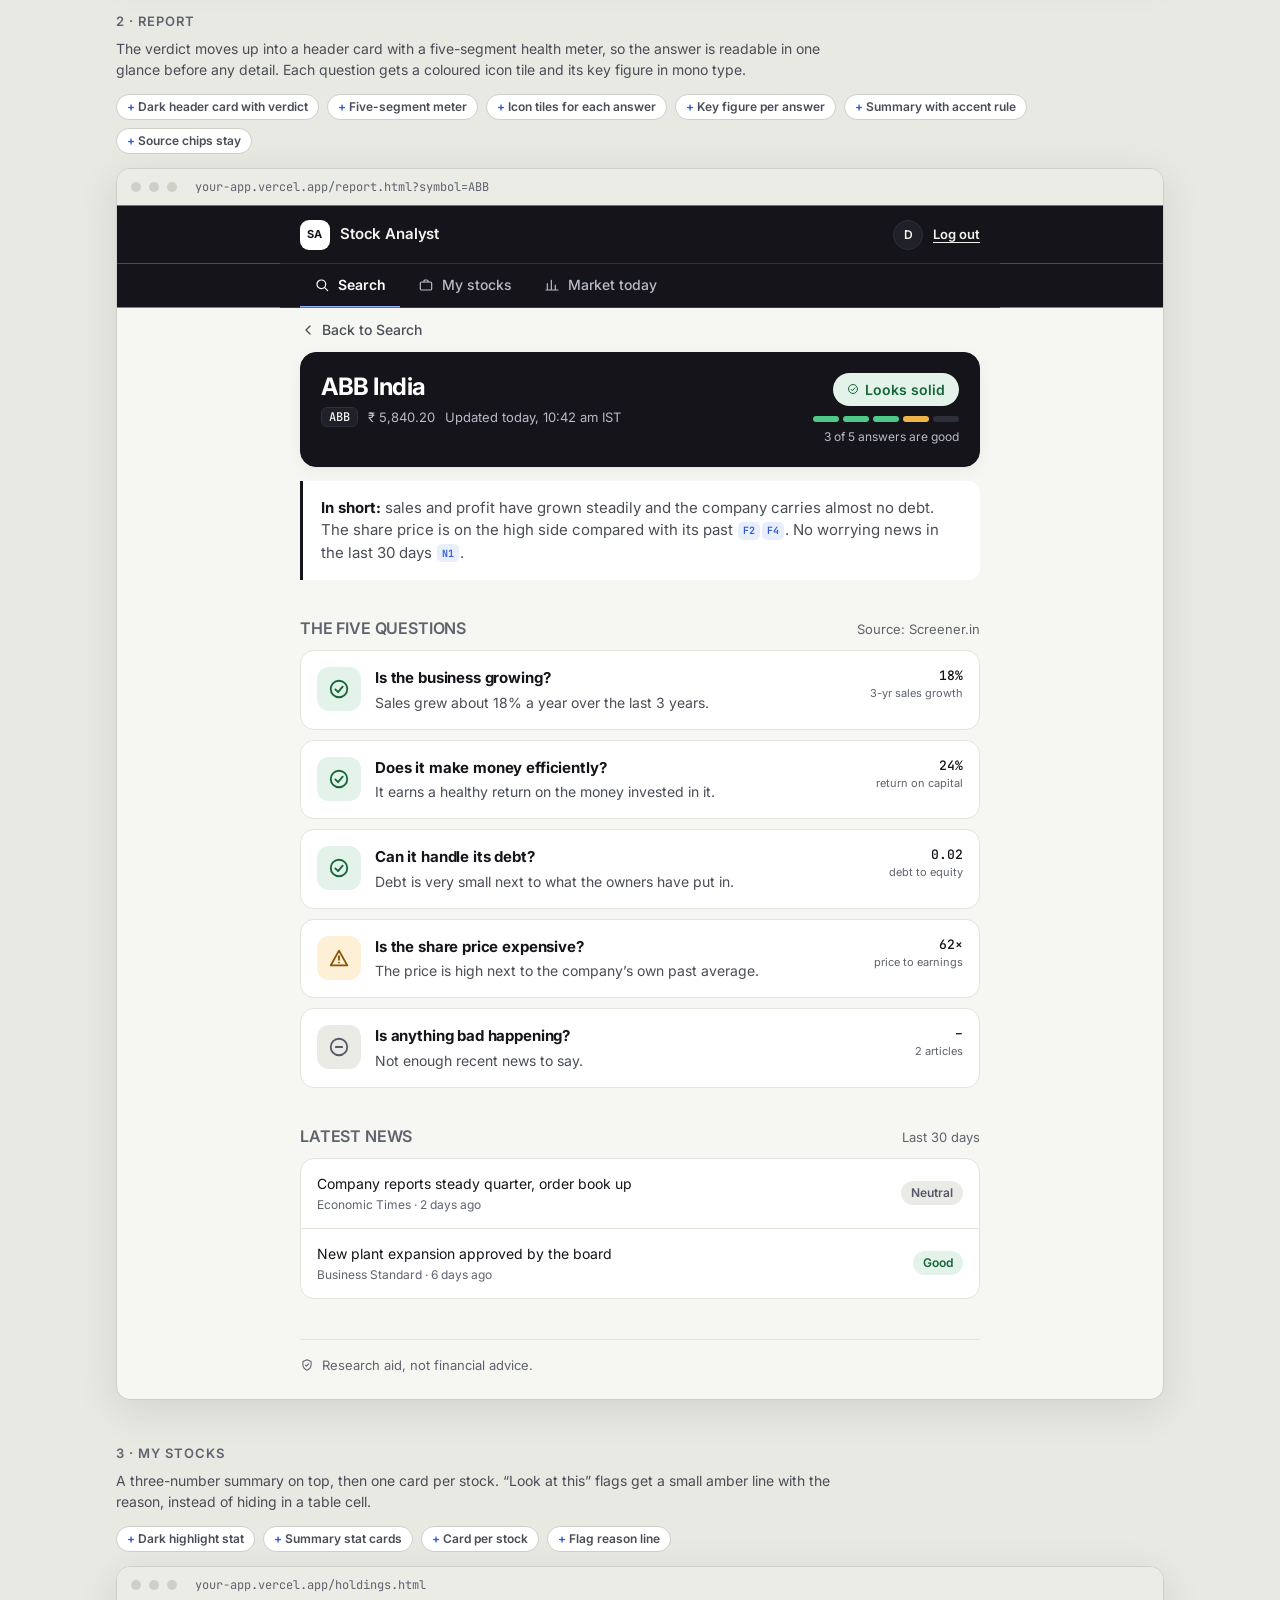
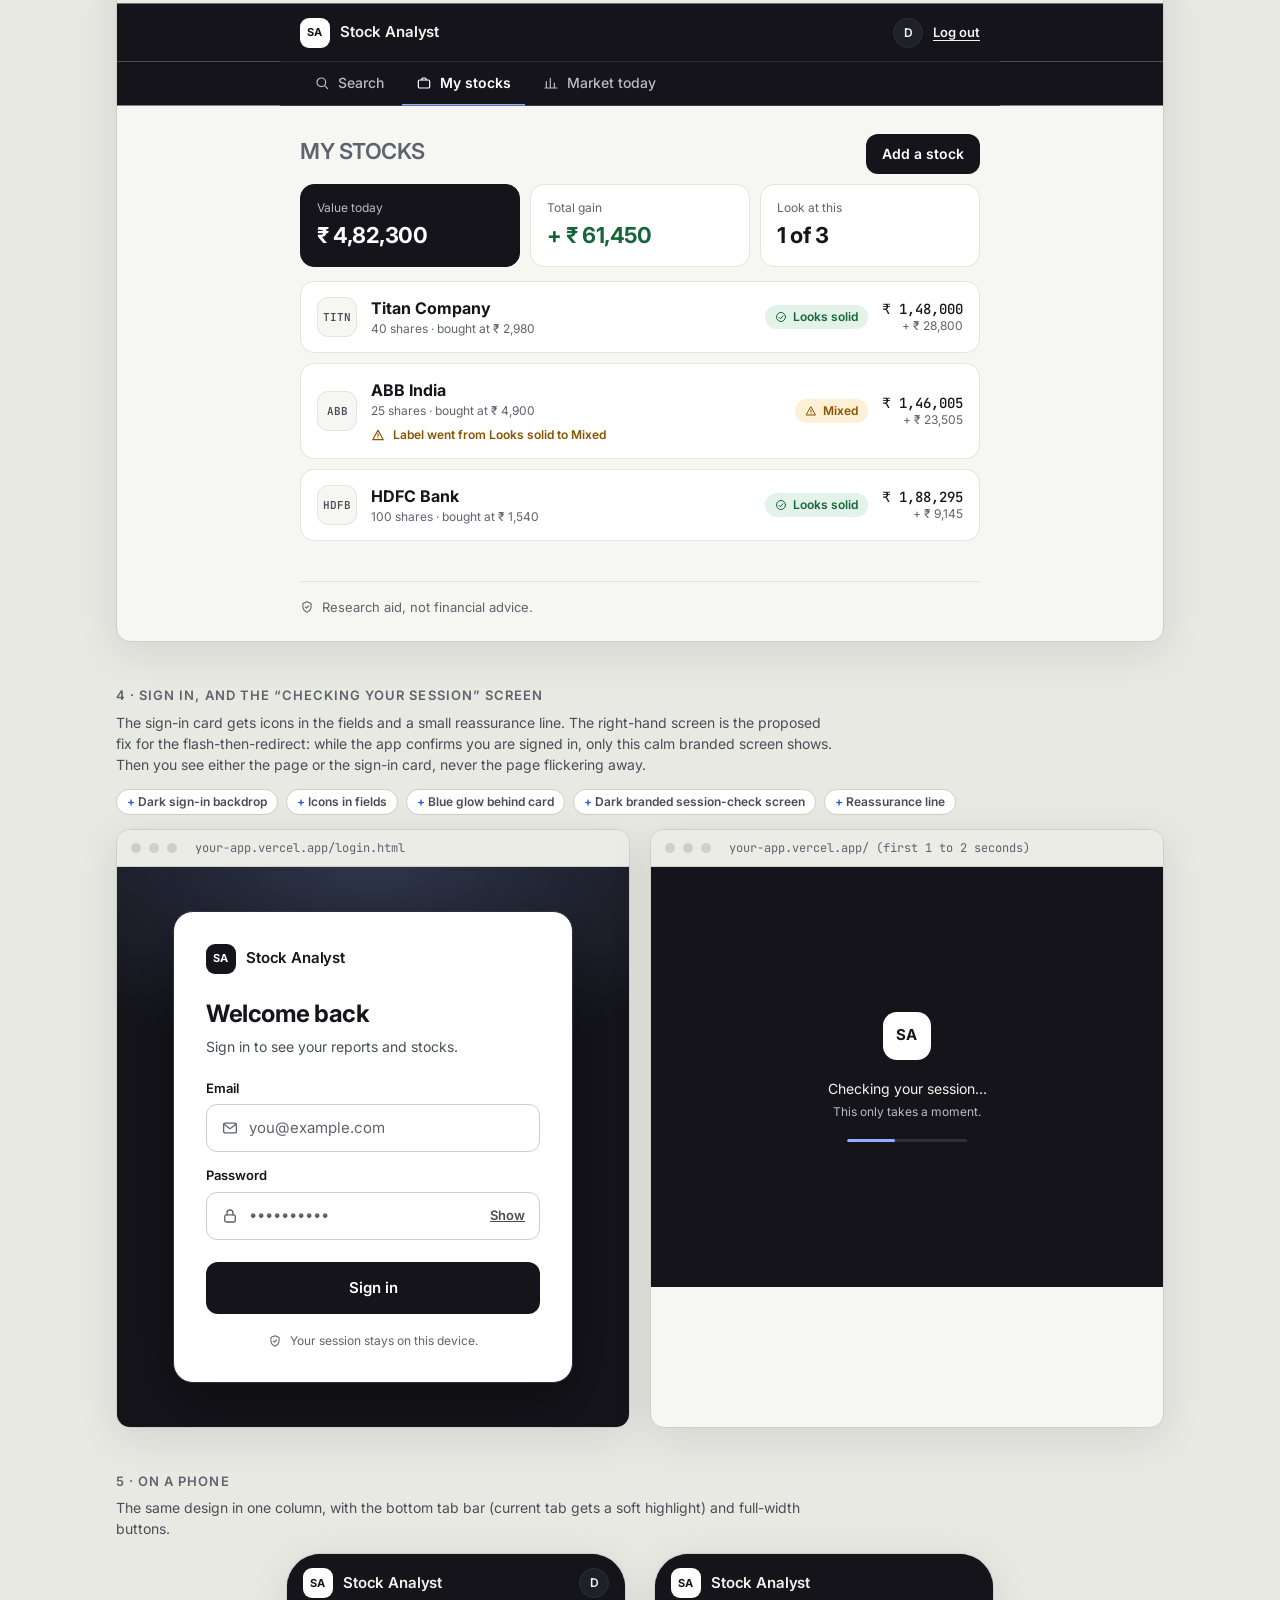
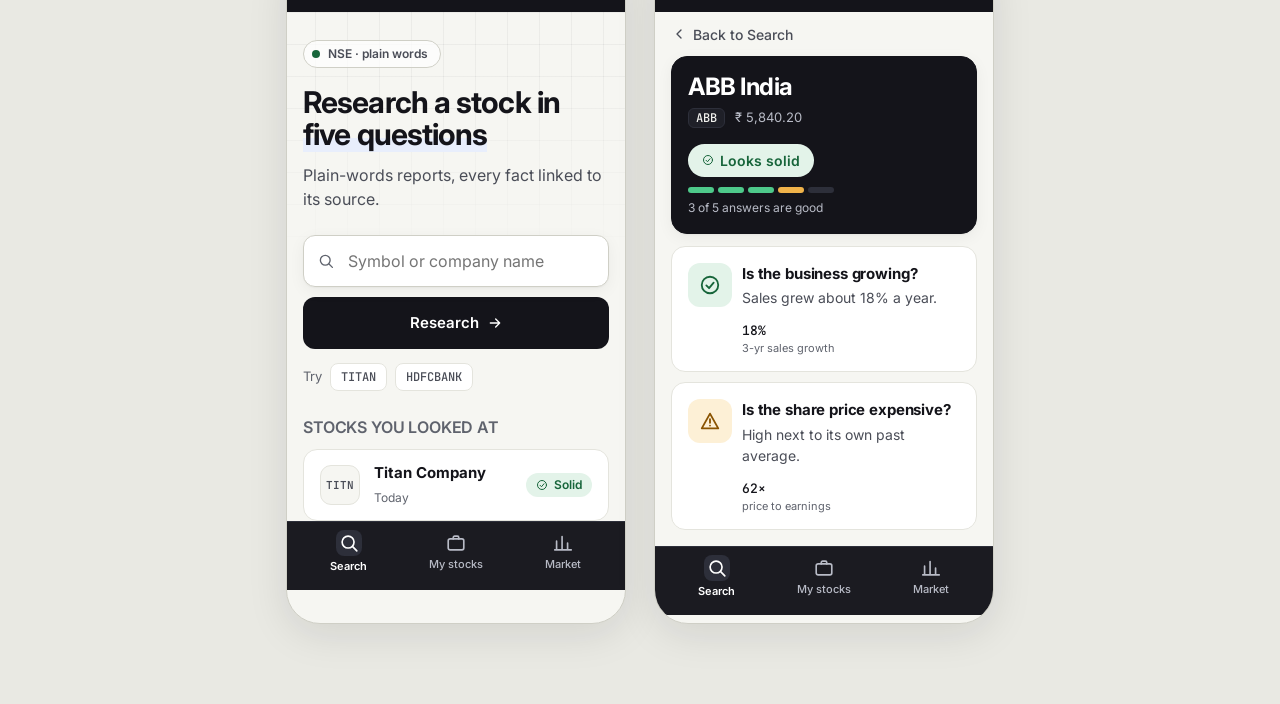
<file: Documents/Diagrams/V1_UI_Refresh/mockup.html>
<!doctype html>
<html lang="en">
<head>
<meta charset="utf-8">
<meta name="viewport" content="width=device-width, initial-scale=1">
<title>Stock Analyst: UI refresh mockup</title>
<link rel="preconnect" href="https://fonts.googleapis.com">
<link rel="preconnect" href="https://fonts.gstatic.com" crossorigin>
<link rel="stylesheet" href="https://fonts.googleapis.com/css2?family=Inter:wght@400;500;600;700&family=JetBrains+Mono:wght@400;500&display=swap">
<style>
/* Same tokens as frontend/css/tokens.css, plus three new ones marked NEW. */
:root {
  --bg:#f6f6f2; --surface:#fff; --ink:#14141a; --ink-2:#4a4d57; --ink-3:#5f636d;
  --line:#e4e4dd; --line-strong:#cfcfc6; --primary:#14141a; --on-primary:#fff; --focus:#2b5bd7;
  --cite-bg:#e8eefc;
  --green:#17653a; --green-bg:#e3f3e9; --amber:#8a5300; --amber-bg:#fdf0d6; --red:#a3341b; --red-bg:#fbe5df; --grey:#55596a; --grey-bg:#ebebe6;
  --font-sans:"Inter",system-ui,sans-serif; --font-mono:"JetBrains Mono",ui-monospace,monospace;
  --radius:10px; --radius-lg:16px;                         /* NEW: larger radius for cards */
  --shadow-1:0 1px 2px rgb(20 20 26 / .04), 0 4px 16px rgb(20 20 26 / .05);   /* NEW: one soft shadow, used on cards only */
  --grid-line:rgb(20 20 26 / .045);                         /* NEW: faint hairline grid behind the hero */
}
*{box-sizing:border-box} html{scroll-behavior:smooth} a{color:inherit}
body{margin:0;background:#e9e9e3;color:var(--ink);font:400 16px/1.5 var(--font-sans);-webkit-font-smoothing:antialiased}
svg{display:block;flex:none}

/* ---------- the sheet this page is presented on (not part of the app) ---------- */
.sheet{max-width:1080px;margin:0 auto;padding:32px 16px 80px}
.sheet h1{font-size:28px;letter-spacing:-.02em;margin:0 0 6px}
.sheet .lede{color:var(--ink-2);margin:0 0 28px;max-width:70ch}
.sheet h2{font-size:13px;font-weight:600;letter-spacing:.08em;text-transform:uppercase;color:var(--ink-3);margin:44px 0 6px}
.sheet .note{margin:0 0 14px;color:var(--ink-2);font-size:14px;max-width:80ch}
.changes{display:flex;flex-wrap:wrap;gap:8px;margin:0 0 14px;padding:0;list-style:none}
.changes li{font-size:12px;font-weight:600;background:#fff;border:1px solid var(--line-strong);border-radius:99px;padding:3px 10px;color:var(--ink-2)}
.changes li::before{content:"+ ";color:var(--focus)}
.browser{background:var(--bg);border:1px solid var(--line-strong);border-radius:14px;overflow:hidden;box-shadow:0 10px 40px rgb(20 20 26 / .10)}
.browser-bar{display:flex;align-items:center;gap:8px;padding:10px 14px;background:#ecece6;border-bottom:1px solid var(--line-strong)}
.browser-bar i{width:10px;height:10px;border-radius:50%;background:#cfcfc6}
.browser-bar span{margin-left:10px;font:12px var(--font-mono);color:var(--ink-3)}
.phones{display:flex;flex-wrap:wrap;gap:28px;justify-content:center}
.phone{width:340px;border:1px solid var(--line-strong);border-radius:34px;background:var(--bg);overflow:hidden;box-shadow:0 10px 40px rgb(20 20 26 / .10);position:relative}
.phone-in{padding:0 16px 8px;min-height:640px}

/* ---------- the app, as redesigned ---------- */
.wrap{max-width:720px;margin:0 auto;padding:0 20px}
.topbar{display:flex;align-items:center;gap:12px;padding:16px 0}
.brand{display:inline-flex;align-items:center;gap:10px;font-weight:600;font-size:15px;letter-spacing:-.01em}
.brand-mark{display:grid;place-items:center;width:30px;height:30px;border-radius:9px;background:var(--primary);color:#fff;font-size:11px;font-weight:700;letter-spacing:.02em;box-shadow:inset 0 -6px 10px rgb(255 255 255 / .06)}
.user{margin-left:auto;display:flex;align-items:center;gap:10px;font-size:13px;color:var(--ink-3)}
.avatar{display:grid;place-items:center;width:30px;height:30px;border-radius:50%;background:var(--surface);border:1px solid var(--line-strong);color:var(--ink);font-weight:600;font-size:12px}
.user a{color:var(--ink-2);font-weight:600;text-underline-offset:3px}
.nav{display:flex;gap:4px;border-bottom:1px solid var(--line)}
.nav a{display:inline-flex;align-items:center;gap:8px;min-height:44px;padding:0 14px;color:var(--ink-2);font-size:14px;font-weight:500;border-bottom:2px solid transparent;margin-bottom:-1px;text-decoration:none}
.nav a svg{width:16px;height:16px}
.nav a[aria-current]{color:var(--ink);font-weight:600;border-bottom-color:var(--ink)}

/* hero with a faint grid that fades out */
.hero{position:relative;padding:56px 0 28px;text-align:left}
.hero::before{content:"";position:absolute;inset:0 -20px auto -20px;height:260px;z-index:0;pointer-events:none;
  background-image:linear-gradient(var(--grid-line) 1px,transparent 1px),linear-gradient(90deg,var(--grid-line) 1px,transparent 1px);
  background-size:32px 32px;-webkit-mask-image:linear-gradient(#000 20%,transparent);mask-image:linear-gradient(#000 20%,transparent)}
.hero>*{position:relative;z-index:1}
.eyebrow{display:inline-flex;align-items:center;gap:8px;padding:4px 12px 4px 8px;border:1px solid var(--line-strong);background:rgb(255 255 255 / .7);border-radius:99px;font-size:12px;font-weight:600;color:var(--ink-2);margin-bottom:18px}
.eyebrow .dot{width:8px;height:8px;border-radius:50%;background:var(--green)}
.hero h1{margin:0 0 12px;font-size:clamp(32px,6vw,44px);line-height:1.08;letter-spacing:-.03em}
.hero h1 em{font-style:normal;background:linear-gradient(transparent 62%,var(--cite-bg) 62%)}
.hero p{margin:0 0 24px;color:var(--ink-2);max-width:54ch}
.search{display:flex;gap:10px}
.field{position:relative;flex:1;min-width:0}
.field svg.lead{position:absolute;left:14px;top:50%;transform:translateY(-50%);width:18px;height:18px;color:var(--ink-3)}
.field input{width:100%;height:52px;padding:0 54px 0 44px;font:inherit;color:var(--ink);background:var(--surface);border:1px solid var(--line-strong);border-radius:12px;box-shadow:var(--shadow-1)}
.field kbd{position:absolute;right:12px;top:50%;transform:translateY(-50%);font:500 12px var(--font-mono);color:var(--ink-3);border:1px solid var(--line-strong);border-bottom-width:2px;border-radius:6px;padding:1px 7px;background:var(--bg)}
.btn{display:inline-flex;align-items:center;justify-content:center;gap:8px;height:52px;padding:0 24px;font:600 15px var(--font-sans);color:#fff;background:var(--primary);border:0;border-radius:12px}
.btn svg{width:16px;height:16px}
.try{display:flex;flex-wrap:wrap;align-items:center;gap:8px;margin-top:14px;font-size:13px;color:var(--ink-3)}
.try b{font:500 12px var(--font-mono);color:var(--ink-2);background:var(--surface);border:1px solid var(--line);border-radius:8px;padding:5px 10px}
.suggest{margin-top:6px;padding:4px;background:var(--surface);border:1px solid var(--line-strong);border-radius:12px;box-shadow:0 12px 32px rgb(20 20 26 / .10)}
.suggest div{display:flex;justify-content:space-between;align-items:center;min-height:44px;padding:0 12px;border-radius:8px;font-size:15px}
.suggest div[aria-selected]{background:var(--bg)}
.suggest span{font:12px var(--font-mono);color:var(--ink-3)}
.suggest div>span:first-child{font:500 15px var(--font-sans);color:var(--ink)}
.suggest mark{background:none;font-weight:700}

/* how it works */
.steps{display:grid;grid-template-columns:repeat(3,1fr);gap:12px;margin:8px 0 0;padding:0;list-style:none}
.steps li{background:var(--surface);border:1px solid var(--line);border-radius:var(--radius-lg);padding:16px}
.steps .n{display:inline-grid;place-items:center;width:24px;height:24px;border-radius:50%;background:var(--bg);border:1px solid var(--line-strong);font:600 11px var(--font-mono);margin-bottom:10px}
.steps b{display:block;font-size:14px;margin-bottom:2px}
.steps p{margin:0;font-size:13px;color:var(--ink-2)}

/* section headers & lists */
.sec{display:flex;justify-content:space-between;align-items:baseline;margin:36px 0 10px}
.sec h2{margin:0;font-size:16px;letter-spacing:-.01em}
.sec span{font-size:13px;color:var(--ink-3)}
.cards{display:grid;gap:10px;margin:0;padding:0;list-style:none}
.row{display:flex;align-items:center;gap:14px;min-height:64px;padding:12px 16px;background:var(--surface);border:1px solid var(--line);border-radius:14px;text-decoration:none}
.tile{display:grid;place-items:center;width:40px;height:40px;border-radius:11px;background:var(--bg);border:1px solid var(--line);font:600 11px var(--font-mono);color:var(--ink-2);flex:none}
.row .t{flex:1;min-width:0}
.row .t b{display:block;font-size:15px;white-space:nowrap;overflow:hidden;text-overflow:ellipsis}
.row .t span{font-size:12px;color:var(--ink-3)}
.chev{width:16px;height:16px;color:var(--ink-3)}

.pill{display:inline-flex;align-items:center;gap:6px;padding:3px 10px;border-radius:99px;font-size:12px;font-weight:600;white-space:nowrap}
.pill svg{width:12px;height:12px}
.green{color:var(--green);background:var(--green-bg)} .amber{color:var(--amber);background:var(--amber-bg)}
.red{color:var(--red);background:var(--red-bg)} .grey{color:var(--grey);background:var(--grey-bg)}

/* report */
.back{display:inline-flex;align-items:center;gap:6px;min-height:44px;font-size:14px;font-weight:500;color:var(--ink-2);text-decoration:none}
.back svg{width:16px;height:16px}
.head{display:flex;flex-wrap:wrap;align-items:flex-start;justify-content:space-between;gap:16px;background:var(--surface);border:1px solid var(--line);border-radius:var(--radius-lg);padding:20px;box-shadow:var(--shadow-1)}
.head h1{margin:0;font-size:24px;letter-spacing:-.02em;line-height:1.2}
.head .sub{display:flex;flex-wrap:wrap;align-items:center;gap:10px;margin-top:6px;font-size:13px;color:var(--ink-3)}
.head .sub .sym{font:500 12px var(--font-mono);color:var(--ink-2);background:var(--bg);border:1px solid var(--line);border-radius:6px;padding:1px 7px}
.verdict{text-align:right}
.verdict .pill{font-size:14px;padding:6px 14px}
.meter{display:flex;gap:4px;justify-content:flex-end;margin-top:10px}
.meter i{width:26px;height:6px;border-radius:99px;background:var(--line-strong)}
.meter i.g{background:var(--green)} .meter i.a{background:#c98a14} .meter i.r{background:var(--red)}
.verdict small{display:block;margin-top:6px;font-size:12px;color:var(--ink-3)}
.summary{margin:14px 0 0;padding:16px 18px;border-left:3px solid var(--ink);background:var(--surface);border-radius:0 12px 12px 0;color:var(--ink-2);font-size:15px}
.summary b{color:var(--ink)}
.cite{display:inline-grid;place-items:center;min-width:22px;height:18px;padding:0 5px;margin:0 1px;border-radius:5px;background:var(--cite-bg);color:var(--focus);font:600 10px var(--font-mono);vertical-align:1px}
.q{display:grid;grid-template-columns:44px 1fr auto;gap:14px;align-items:start;padding:16px;background:var(--surface);border:1px solid var(--line);border-radius:14px}
.q .ico{display:grid;place-items:center;width:44px;height:44px;border-radius:12px}
.q .ico svg{width:22px;height:22px}
.q h3{margin:0 0 2px;font-size:15px;letter-spacing:-.01em}
.q p{margin:0;font-size:14px;color:var(--ink-2)}
.q .fig{font:500 13px var(--font-mono);color:var(--ink);text-align:right}
.q .fig small{display:block;font:400 11px var(--font-sans);color:var(--ink-3);margin-top:2px}
.news{display:grid;gap:0;margin:0;padding:0;list-style:none;background:var(--surface);border:1px solid var(--line);border-radius:14px}
.news li{display:flex;justify-content:space-between;align-items:center;gap:12px;padding:14px 16px;border-bottom:1px solid var(--line);font-size:14px}
.news li:last-child{border-bottom:0}
.news small{display:block;color:var(--ink-3);font-size:12px;margin-top:2px}
.foot{margin:40px 0 24px;padding-top:16px;border-top:1px solid var(--line);font-size:13px;color:var(--ink-3);display:flex;gap:8px;align-items:center}
.foot svg{width:14px;height:14px}

/* my stocks */
.stats{display:grid;grid-template-columns:repeat(3,1fr);gap:10px}
.stat{background:var(--surface);border:1px solid var(--line);border-radius:14px;padding:14px 16px}
.stat small{display:block;font-size:12px;color:var(--ink-3)}
.stat b{display:block;font-size:22px;letter-spacing:-.02em;margin-top:2px}
.stat b.up{color:var(--green)}
.hold{display:grid;grid-template-columns:40px 1fr auto auto;gap:14px;align-items:center;padding:14px 16px;background:var(--surface);border:1px solid var(--line);border-radius:14px}
.hold .num{text-align:right;font:500 14px var(--font-mono)}
.hold .num small{display:block;font:400 12px var(--font-sans);color:var(--ink-3)}
.flag{display:flex;gap:8px;align-items:center;margin-top:6px;font-size:12px;font-weight:600;color:var(--amber)}
.flag svg{width:14px;height:14px}

/* login */
.login{min-height:560px;display:grid;place-items:center;padding:40px 16px;background:
  radial-gradient(600px 300px at 50% 0,rgb(43 91 215 / .06),transparent 70%),var(--bg)}
.card{width:100%;max-width:400px;background:var(--surface);border:1px solid var(--line);border-radius:20px;padding:32px;box-shadow:var(--shadow-1)}
.card .brand{margin-bottom:22px}
.card h1{margin:0 0 4px;font-size:24px;letter-spacing:-.02em}
.card p{margin:0 0 22px;color:var(--ink-2);font-size:14px}
.card label{display:block;font-size:13px;font-weight:600;margin:14px 0 6px}
.card .in{display:flex;align-items:center;height:48px;padding:0 14px;border:1px solid var(--line-strong);border-radius:11px;color:var(--ink-3);font-size:15px;gap:10px}
.card .in svg{width:18px;height:18px}
.card .in a{margin-left:auto;font-size:13px;font-weight:600;color:var(--ink-2)}
.card .btn{width:100%;margin-top:22px}
.secure{display:flex;justify-content:center;align-items:center;gap:8px;margin-top:18px;font-size:12px;color:var(--ink-3)}
.secure svg{width:14px;height:14px}

/* checking-session splash: the fix for the flash-then-redirect */
.splash{min-height:420px;display:grid;place-items:center;text-align:center;background:var(--bg)}
.splash .brand-mark{width:48px;height:48px;border-radius:14px;font-size:15px;margin:0 auto 18px;animation:breathe 1.8s ease-in-out infinite}
.splash p{margin:0;font-size:14px;color:var(--ink-2)}
.splash small{display:block;margin-top:4px;color:var(--ink-3);font-size:12px}
.bar{width:120px;height:3px;border-radius:99px;background:var(--line);margin:18px auto 0;overflow:hidden}
.bar i{display:block;width:40%;height:100%;background:var(--ink);border-radius:99px;animation:slide 1.2s ease-in-out infinite}
@keyframes breathe{50%{transform:scale(.94);opacity:.85}} @keyframes slide{from{transform:translateX(-100%)}to{transform:translateX(300%)}}
@media (prefers-reduced-motion:reduce){.splash .brand-mark,.bar i{animation:none}}

/* phone tab bar */
.tabs{position:sticky;bottom:0;display:grid;grid-template-columns:repeat(3,1fr);margin:0 -16px;padding:6px 8px 14px;background:rgb(255 255 255 / .92);border-top:1px solid var(--line)}
.tabs a{display:flex;flex-direction:column;align-items:center;gap:2px;min-height:48px;justify-content:center;font-size:11px;font-weight:500;color:var(--ink-3);text-decoration:none;border-radius:12px}
.tabs a svg{width:22px;height:22px}
.tabs a[aria-current]{color:var(--ink);font-weight:600}
.tabs a[aria-current] svg{background:var(--bg);border-radius:8px;padding:2px;width:26px;height:26px}
.phone .hero{padding:28px 0 16px}.phone .hero h1{font-size:30px}
.phone .search{flex-direction:column}.phone .btn{width:100%}
.phone .steps{grid-template-columns:1fr}
.phone .q{grid-template-columns:40px 1fr}.phone .q .fig{grid-column:2;text-align:left}
.phone .head{padding:16px}.phone .verdict{text-align:left}.phone .meter{justify-content:flex-start}
.phone .stats{grid-template-columns:1fr 1fr}
.phone .hold{grid-template-columns:40px 1fr}.phone .hold .num{grid-column:2;text-align:left}
/* ---------- DARK ELEMENTS (v2): one near-black "night" tone, light content stays light ---------- */
:root{--night:#14141a;--night-2:#1f2028;--night-line:#2d2f3a;--on-night:#f2f2ee;--on-night-2:#b8bbc6;   /* NEW tokens; text on night is 9:1 or better */
  --accent-night:#8fb0ff;--green-night:#4ec98a;--amber-night:#f0b34a;--red-night:#f08a72}
/* full-width dark navigation band (header + menu) */
.topbar{background:var(--night);margin:0 -20px;padding:14px 20px;box-shadow:0 0 0 100vmax var(--night);clip-path:inset(0 -100vmax)}
.brand{color:var(--on-night)}
.brand-mark{background:#fff;color:var(--night);box-shadow:none}
.user{color:var(--on-night-2)} .user a{color:var(--on-night)}
.avatar{background:var(--night-2);border-color:var(--night-line);color:var(--on-night)}
.nav{background:var(--night);margin:0 -20px;padding:0 20px;box-shadow:0 0 0 100vmax var(--night);clip-path:inset(0 -100vmax);border-bottom:1px solid var(--night-line)}
.nav a{color:var(--on-night-2)}
.nav a[aria-current]{color:#fff;border-bottom-color:var(--accent-night)}
.card .brand{color:var(--ink)} .card .brand-mark{background:var(--ink);color:#fff}
/* report header card */
.head{background:var(--night);border-color:var(--night);color:var(--on-night)}
.head h1{color:#fff} .head .sub,.verdict small{color:var(--on-night-2)}
.head .sub .sym{background:var(--night-2);border-color:var(--night-line);color:var(--on-night)}
.meter i{background:var(--night-line)} .meter i.g{background:var(--green-night)} .meter i.a{background:var(--amber-night)} .meter i.r{background:var(--red-night)}
/* highlighted stat on My stocks */
.stat.dark{background:var(--night);border-color:var(--night)} .stat.dark small{color:var(--on-night-2)} .stat.dark b{color:#fff}
/* sign-in page and session-check screen */
.login{background:radial-gradient(560px 280px at 50% 0,rgb(143 176 255 / .22),transparent 70%),var(--night)}
.card{border-color:var(--night-line);box-shadow:0 20px 60px rgb(0 0 0 / .35)}
.splash{background:var(--night)} .splash p{color:var(--on-night)} .splash small{color:var(--on-night-2)}
.bar{background:var(--night-line)} .bar i{background:var(--accent-night)}
/* phone */
.phone .topbar{margin:0 -16px;padding:14px 16px}
.tabs{background:rgb(20 20 26 / .97);border-top:1px solid var(--night-line)}
.tabs a{color:var(--on-night-2)} .tabs a[aria-current]{color:#fff} .tabs a[aria-current] svg{background:var(--night-line)}
@media (max-width:640px){.steps{grid-template-columns:1fr}.stats{grid-template-columns:1fr 1fr}.q{grid-template-columns:40px 1fr}.q .fig{grid-column:2;text-align:left}.search{flex-direction:column}.btn{width:100%}.hold{grid-template-columns:40px 1fr}.hold .num{grid-column:2;text-align:left}}
</style>
</head>
<body>
<!-- Reusable icons (Lucide-style strokes) -->
<svg width="0" height="0" style="position:absolute" aria-hidden="true">
  <defs>
    <symbol id="search" viewBox="0 0 24 24" fill="none" stroke="currentColor" stroke-width="1.8" stroke-linecap="round" stroke-linejoin="round"><circle cx="11" cy="11" r="6.5"/><path d="M16 16l4.5 4.5"/></symbol>
    <symbol id="brief" viewBox="0 0 24 24" fill="none" stroke="currentColor" stroke-width="1.8" stroke-linecap="round" stroke-linejoin="round"><rect x="3.5" y="7.5" width="17" height="12" rx="2"/><path d="M9 7.5V6a1.5 1.5 0 0 1 1.5-1.5h3A1.5 1.5 0 0 1 15 6v1.5"/></symbol>
    <symbol id="bars" viewBox="0 0 24 24" fill="none" stroke="currentColor" stroke-width="1.8" stroke-linecap="round" stroke-linejoin="round"><path d="M5 19V10M11 19V5M17 19v-7M3 19.5h18"/></symbol>
    <symbol id="check" viewBox="0 0 24 24" fill="none" stroke="currentColor" stroke-width="2" stroke-linecap="round" stroke-linejoin="round"><circle cx="12" cy="12" r="9"/><path d="M8 12.5l3 3 5-6"/></symbol>
    <symbol id="warn" viewBox="0 0 24 24" fill="none" stroke="currentColor" stroke-width="2" stroke-linecap="round" stroke-linejoin="round"><path d="M12 4l9 16H3z"/><path d="M12 10v4M12 17v.01"/></symbol>
    <symbol id="x" viewBox="0 0 24 24" fill="none" stroke="currentColor" stroke-width="2" stroke-linecap="round" stroke-linejoin="round"><circle cx="12" cy="12" r="9"/><path d="M9 9l6 6M15 9l-6 6"/></symbol>
    <symbol id="minus" viewBox="0 0 24 24" fill="none" stroke="currentColor" stroke-width="2" stroke-linecap="round" stroke-linejoin="round"><circle cx="12" cy="12" r="9"/><path d="M8.5 12h7"/></symbol>
    <symbol id="chev" viewBox="0 0 24 24" fill="none" stroke="currentColor" stroke-width="2" stroke-linecap="round" stroke-linejoin="round"><path d="M9 6l6 6-6 6"/></symbol>
    <symbol id="back" viewBox="0 0 24 24" fill="none" stroke="currentColor" stroke-width="2" stroke-linecap="round" stroke-linejoin="round"><path d="M15 6l-6 6 6 6"/></symbol>
    <symbol id="arrow" viewBox="0 0 24 24" fill="none" stroke="currentColor" stroke-width="2" stroke-linecap="round" stroke-linejoin="round"><path d="M5 12h14M13 6l6 6-6 6"/></symbol>
    <symbol id="mail" viewBox="0 0 24 24" fill="none" stroke="currentColor" stroke-width="1.8" stroke-linecap="round" stroke-linejoin="round"><rect x="3.5" y="5.5" width="17" height="13" rx="2"/><path d="M4 7l8 6 8-6"/></symbol>
    <symbol id="lock" viewBox="0 0 24 24" fill="none" stroke="currentColor" stroke-width="1.8" stroke-linecap="round" stroke-linejoin="round"><rect x="5" y="10.5" width="14" height="9.5" rx="2"/><path d="M8 10.5V8a4 4 0 0 1 8 0v2.5"/></symbol>
    <symbol id="shield" viewBox="0 0 24 24" fill="none" stroke="currentColor" stroke-width="1.8" stroke-linecap="round" stroke-linejoin="round"><path d="M12 3l7 3v5c0 4.5-3 8-7 10-4-2-7-5.5-7-10V6z"/><path d="M9 12l2 2 4-4"/></symbol>
  </defs>
</svg>

<div class="sheet">
  <h1>Stock Analyst: UI refresh mockup</h1>
  <p class="lede">Same warm off-white, near-black and Inter type as today, now with one dark “night” tone for the navigation band, report header, key figure, sign-in and phone tab bar, so the light content stands out against it. Nothing is added unless it helps someone read, trust or find something faster. All numbers below are <b>sample data for illustration</b>.</p>

  <!-- ===================== 1. SEARCH ===================== -->
  <h2>1 · Search (home)</h2>
  <p class="note">Gives the page a point of view: a status eyebrow, a faint grid behind the heading, a larger search box with a keyboard hint, one-tap examples, a three-step explainer and recent reports as tidy cards.</p>
  <ul class="changes"><li>Dark navigation band</li><li>Blue active-tab highlight</li><li>Eyebrow pill</li><li>Faint grid hero</li><li>Search icon + “/” shortcut</li><li>“Try” chips</li><li>How it works</li><li>Recent as cards with status dot</li><li>Avatar in header</li></ul>
  <div class="browser">
    <div class="browser-bar"><i></i><i></i><i></i><span>your-app.vercel.app</span></div>
    <div class="wrap">
      <header class="topbar">
        <span class="brand"><span class="brand-mark">SA</span> Stock Analyst</span>
        <div class="user"><span class="avatar">D</span><span>dev@example.com</span><a href="#">Log out</a></div>
      </header>
      <nav class="nav" aria-label="Main">
        <a href="#" aria-current="page"><svg><use href="#search"/></svg>Search</a>
        <a href="#"><svg><use href="#brief"/></svg>My stocks</a>
        <a href="#"><svg><use href="#bars"/></svg>Market today</a>
      </nav>
      <section class="hero">
        <span class="eyebrow"><span class="dot"></span>NSE-listed companies · plain words</span>
        <h1>Research a stock in <em>five questions</em></h1>
        <p>A plain-words report with the latest news and the numbers behind it. Every fact is linked to its source.</p>
        <div class="search">
          <div class="field"><svg class="lead"><use href="#search"/></svg><input value="abb" aria-label="NSE symbol or company name"><kbd>/</kbd></div>
          <button class="btn">Research <svg><use href="#arrow"/></svg></button>
        </div>
        <div class="suggest" role="listbox" aria-label="Matching stocks">
          <div aria-selected="true"><span style="font:600 15px var(--font-sans);color:var(--ink)"><mark>ABB</mark> India Limited</span><span>ABB</span></div>
          <div><span><mark>ABB</mark>OTT Industries</span><span>ABBOTINDIA</span></div>
          <div><span>Cr<mark>abb</mark>e Textiles</span><span>CRABBE</span></div>
        </div>
        <div class="try">Try <b>TITAN</b><b>HDFCBANK</b><b>TATAMOTORS</b></div>
      </section>
      <ol class="steps">
        <li><span class="n">1</span><b>Search</b><p>Type a symbol or company name.</p></li>
        <li><span class="n">2</span><b>Read five answers</b><p>Growth, efficiency, debt, price and news.</p></li>
        <li><span class="n">3</span><b>Check the source</b><p>Each fact links to where it came from.</p></li>
      </ol>
      <div class="sec"><h2>Stocks you looked at</h2><span>Newest first</span></div>
      <ul class="cards">
        <li><a class="row" href="#"><span class="tile">TITN</span><span class="t"><b>Titan Company</b><span>Today, 10:42 am</span></span><span class="pill green"><svg><use href="#check"/></svg>Looks solid</span><svg class="chev"><use href="#chev"/></svg></a></li>
        <li><a class="row" href="#"><span class="tile">ABB</span><span class="t"><b>ABB India</b><span>Yesterday</span></span><span class="pill amber"><svg><use href="#warn"/></svg>Mixed</span><svg class="chev"><use href="#chev"/></svg></a></li>
        <li><a class="row" href="#"><span class="tile">ZOMT</span><span class="t"><b>Sample Company Ltd</b><span>3 days ago</span></span><span class="pill red"><svg><use href="#x"/></svg>Be careful</span><svg class="chev"><use href="#chev"/></svg></a></li>
      </ul>
      <div class="foot"><svg><use href="#shield"/></svg>Research aid, not financial advice.</div>
    </div>
  </div>

  <!-- ===================== 2. REPORT ===================== -->
  <h2>2 · Report</h2>
  <p class="note">The verdict moves up into a header card with a five-segment health meter, so the answer is readable in one glance before any detail. Each question gets a coloured icon tile and its key figure in mono type.</p>
  <ul class="changes"><li>Dark header card with verdict</li><li>Five-segment meter</li><li>Icon tiles for each answer</li><li>Key figure per answer</li><li>Summary with accent rule</li><li>Source chips stay</li></ul>
  <div class="browser">
    <div class="browser-bar"><i></i><i></i><i></i><span>your-app.vercel.app/report.html?symbol=ABB</span></div>
    <div class="wrap">
      <header class="topbar"><span class="brand"><span class="brand-mark">SA</span> Stock Analyst</span><div class="user"><span class="avatar">D</span><a href="#">Log out</a></div></header>
      <nav class="nav"><a href="#" aria-current="page"><svg><use href="#search"/></svg>Search</a><a href="#"><svg><use href="#brief"/></svg>My stocks</a><a href="#"><svg><use href="#bars"/></svg>Market today</a></nav>
      <a class="back" href="#"><svg><use href="#back"/></svg>Back to Search</a>
      <div class="head">
        <div><h1>ABB India</h1><div class="sub"><span class="sym">ABB</span><span>₹ 5,840.20</span><span>Updated today, 10:42 am IST</span></div></div>
        <div class="verdict"><span class="pill green"><svg><use href="#check"/></svg>Looks solid</span><div class="meter" aria-label="3 green, 1 amber, 1 grey"><i class="g"></i><i class="g"></i><i class="g"></i><i class="a"></i><i></i></div><small>3 of 5 answers are good</small></div>
      </div>
      <p class="summary"><b>In short:</b> sales and profit have grown steadily and the company carries almost no debt. The share price is on the high side compared with its past <span class="cite">F2</span><span class="cite">F4</span>. No worrying news in the last 30 days <span class="cite">N1</span>.</p>
      <div class="sec"><h2>The five questions</h2><span>Source: Screener.in</span></div>
      <div class="cards">
        <div class="q"><span class="ico green"><svg><use href="#check"/></svg></span><div><h3>Is the business growing?</h3><p>Sales grew about 18% a year over the last 3 years.</p></div><div class="fig">18%<small>3-yr sales growth</small></div></div>
        <div class="q"><span class="ico green"><svg><use href="#check"/></svg></span><div><h3>Does it make money efficiently?</h3><p>It earns a healthy return on the money invested in it.</p></div><div class="fig">24%<small>return on capital</small></div></div>
        <div class="q"><span class="ico green"><svg><use href="#check"/></svg></span><div><h3>Can it handle its debt?</h3><p>Debt is very small next to what the owners have put in.</p></div><div class="fig">0.02<small>debt to equity</small></div></div>
        <div class="q"><span class="ico amber"><svg><use href="#warn"/></svg></span><div><h3>Is the share price expensive?</h3><p>The price is high next to the company’s own past average.</p></div><div class="fig">62×<small>price to earnings</small></div></div>
        <div class="q"><span class="ico grey"><svg><use href="#minus"/></svg></span><div><h3>Is anything bad happening?</h3><p>Not enough recent news to say.</p></div><div class="fig">–<small>2 articles</small></div></div>
      </div>
      <div class="sec"><h2>Latest news</h2><span>Last 30 days</span></div>
      <ul class="news">
        <li><div>Company reports steady quarter, order book up<small>Economic Times · 2 days ago</small></div><span class="pill grey">Neutral</span></li>
        <li><div>New plant expansion approved by the board<small>Business Standard · 6 days ago</small></div><span class="pill green">Good</span></li>
      </ul>
      <div class="foot"><svg><use href="#shield"/></svg>Research aid, not financial advice.</div>
    </div>
  </div>

  <!-- ===================== 3. MY STOCKS ===================== -->
  <h2>3 · My stocks</h2>
  <p class="note">A three-number summary on top, then one card per stock. “Look at this” flags get a small amber line with the reason, instead of hiding in a table cell.</p>
  <ul class="changes"><li>Dark highlight stat</li><li>Summary stat cards</li><li>Card per stock</li><li>Flag reason line</li></ul>
  <div class="browser">
    <div class="browser-bar"><i></i><i></i><i></i><span>your-app.vercel.app/holdings.html</span></div>
    <div class="wrap">
      <header class="topbar"><span class="brand"><span class="brand-mark">SA</span> Stock Analyst</span><div class="user"><span class="avatar">D</span><a href="#">Log out</a></div></header>
      <nav class="nav"><a href="#"><svg><use href="#search"/></svg>Search</a><a href="#" aria-current="page"><svg><use href="#brief"/></svg>My stocks</a><a href="#"><svg><use href="#bars"/></svg>Market today</a></nav>
      <div class="sec" style="margin-top:28px"><h2 style="font-size:22px;letter-spacing:-.02em">My stocks</h2><button class="btn" style="height:40px;font-size:14px;padding:0 16px">Add a stock</button></div>
      <div class="stats">
        <div class="stat dark"><small>Value today</small><b>₹ 4,82,300</b></div>
        <div class="stat"><small>Total gain</small><b class="up">+ ₹ 61,450</b></div>
        <div class="stat"><small>Look at this</small><b>1 of 3</b></div>
      </div>
      <div class="cards" style="margin-top:14px">
        <div class="hold"><span class="tile">TITN</span><div><b>Titan Company</b><div style="font-size:12px;color:var(--ink-3)">40 shares · bought at ₹ 2,980</div></div><span class="pill green"><svg><use href="#check"/></svg>Looks solid</span><div class="num">₹ 1,48,000<small>+ ₹ 28,800</small></div></div>
        <div class="hold"><span class="tile">ABB</span><div><b>ABB India</b><div style="font-size:12px;color:var(--ink-3)">25 shares · bought at ₹ 4,900</div><div class="flag"><svg><use href="#warn"/></svg>Label went from Looks solid to Mixed</div></div><span class="pill amber"><svg><use href="#warn"/></svg>Mixed</span><div class="num">₹ 1,46,005<small>+ ₹ 23,505</small></div></div>
        <div class="hold"><span class="tile">HDFB</span><div><b>HDFC Bank</b><div style="font-size:12px;color:var(--ink-3)">100 shares · bought at ₹ 1,540</div></div><span class="pill green"><svg><use href="#check"/></svg>Looks solid</span><div class="num">₹ 1,88,295<small>+ ₹ 9,145</small></div></div>
      </div>
      <div class="foot"><svg><use href="#shield"/></svg>Research aid, not financial advice.</div>
    </div>
  </div>

  <!-- ===================== 4. LOGIN + SPLASH ===================== -->
  <h2>4 · Sign in, and the “checking your session” screen</h2>
  <p class="note">The sign-in card gets icons in the fields and a small reassurance line. The right-hand screen is the proposed fix for the flash-then-redirect: while the app confirms you are signed in, only this calm branded screen shows. Then you see either the page or the sign-in card, never the page flickering away.</p>
  <ul class="changes"><li>Dark sign-in backdrop</li><li>Icons in fields</li><li>Blue glow behind card</li><li>Dark branded session-check screen</li><li>Reassurance line</li></ul>
  <div style="display:grid;grid-template-columns:repeat(auto-fit,minmax(300px,1fr));gap:20px">
    <div class="browser"><div class="browser-bar"><i></i><i></i><i></i><span>your-app.vercel.app/login.html</span></div>
      <div class="login"><div class="card">
        <span class="brand"><span class="brand-mark">SA</span> Stock Analyst</span>
        <h1>Welcome back</h1><p>Sign in to see your reports and stocks.</p>
        <label>Email</label><div class="in"><svg><use href="#mail"/></svg>you@example.com</div>
        <label>Password</label><div class="in"><svg><use href="#lock"/></svg>••••••••••<a href="#">Show</a></div>
        <button class="btn">Sign in</button>
        <div class="secure"><svg><use href="#shield"/></svg>Your session stays on this device.</div>
      </div></div></div>
    <div class="browser"><div class="browser-bar"><i></i><i></i><i></i><span>your-app.vercel.app/ (first 1 to 2 seconds)</span></div>
      <div class="splash" role="status"><div><div class="brand-mark">SA</div><p>Checking your session…</p><small>This only takes a moment.</small><div class="bar"><i></i></div></div></div></div>
  </div>

  <!-- ===================== 5. PHONE ===================== -->
  <h2>5 · On a phone</h2>
  <p class="note">The same design in one column, with the bottom tab bar (current tab gets a soft highlight) and full-width buttons.</p>
  <div class="phones">
    <div class="phone"><div class="phone-in">
      <header class="topbar"><span class="brand"><span class="brand-mark">SA</span> Stock Analyst</span><div class="user"><span class="avatar">D</span></div></header>
      <section class="hero"><span class="eyebrow"><span class="dot"></span>NSE · plain words</span><h1>Research a stock in <em>five questions</em></h1><p>Plain-words reports, every fact linked to its source.</p>
        <div class="search"><div class="field"><svg class="lead"><use href="#search"/></svg><input placeholder="Symbol or company name" aria-label="Search"></div><button class="btn">Research <svg><use href="#arrow"/></svg></button></div>
        <div class="try">Try <b>TITAN</b><b>HDFCBANK</b></div></section>
      <div class="sec" style="margin-top:8px"><h2>Stocks you looked at</h2></div>
      <ul class="cards"><li><a class="row" href="#"><span class="tile">TITN</span><span class="t"><b>Titan Company</b><span>Today</span></span><span class="pill green"><svg><use href="#check"/></svg>Solid</span></a></li></ul>
      <nav class="tabs"><a href="#" aria-current="page"><svg><use href="#search"/></svg>Search</a><a href="#"><svg><use href="#brief"/></svg>My stocks</a><a href="#"><svg><use href="#bars"/></svg>Market</a></nav>
    </div></div>
    <div class="phone"><div class="phone-in">
      <header class="topbar"><span class="brand"><span class="brand-mark">SA</span> Stock Analyst</span></header>
      <a class="back" href="#"><svg><use href="#back"/></svg>Back to Search</a>
      <div class="head"><div><h1>ABB India</h1><div class="sub"><span class="sym">ABB</span><span>₹ 5,840.20</span></div></div>
        <div class="verdict"><span class="pill green"><svg><use href="#check"/></svg>Looks solid</span><div class="meter"><i class="g"></i><i class="g"></i><i class="g"></i><i class="a"></i><i></i></div><small>3 of 5 answers are good</small></div></div>
      <div class="cards" style="margin-top:12px">
        <div class="q"><span class="ico green"><svg><use href="#check"/></svg></span><div><h3>Is the business growing?</h3><p>Sales grew about 18% a year.</p></div><div class="fig">18%<small>3-yr sales growth</small></div></div>
        <div class="q"><span class="ico amber"><svg><use href="#warn"/></svg></span><div><h3>Is the share price expensive?</h3><p>High next to its own past average.</p></div><div class="fig">62×<small>price to earnings</small></div></div>
      </div>
      <nav class="tabs" style="margin-top:16px"><a href="#" aria-current="page"><svg><use href="#search"/></svg>Search</a><a href="#"><svg><use href="#brief"/></svg>My stocks</a><a href="#"><svg><use href="#bars"/></svg>Market</a></nav>
    </div></div>
  </div>
</div>
</body>
</html>
</file>
